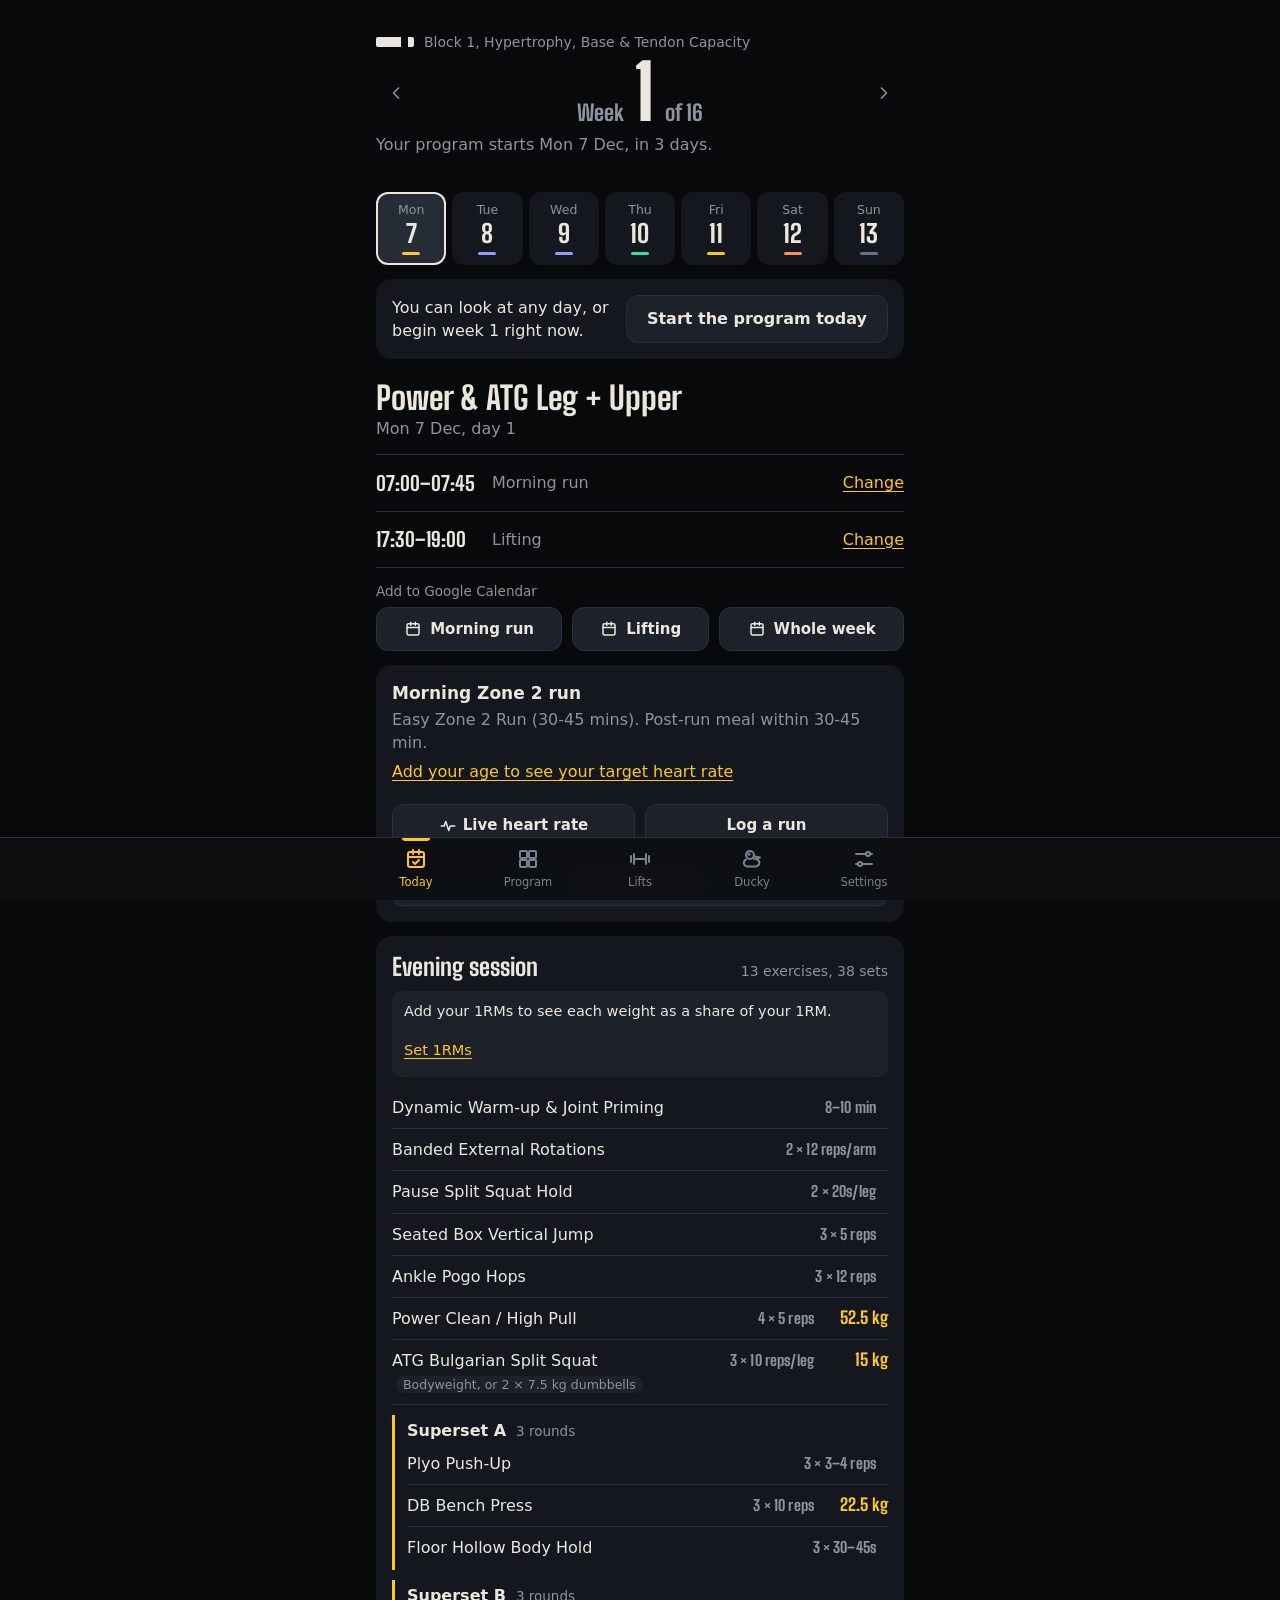
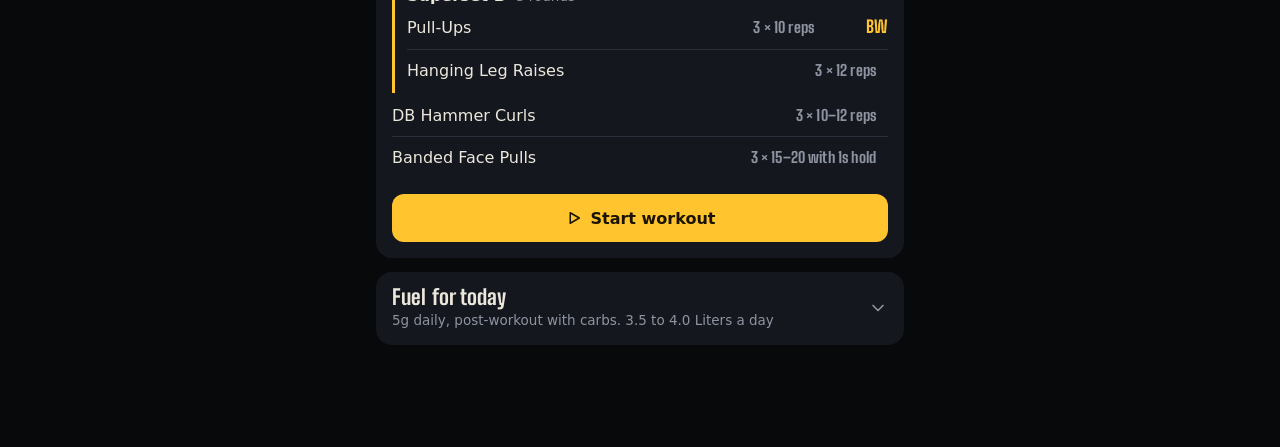
<file: index.html>
<!doctype html>
<html lang="en">
<head>
<meta charset="utf-8">
<meta http-equiv="Content-Security-Policy" content="default-src 'self'; script-src 'self' https://accounts.google.com/gsi/client; style-src 'self' 'unsafe-inline' https://accounts.google.com/gsi/style; frame-src https://accounts.google.com/gsi/; img-src 'self' data: blob: https:; font-src 'self'; connect-src 'self' https://generativelanguage.googleapis.com https://www.googleapis.com https://accounts.google.com/gsi/; manifest-src 'self'; worker-src 'self'; object-src 'none'; base-uri 'none'; form-action 'none'">
<meta name="viewport" content="width=device-width, initial-scale=1, viewport-fit=cover">
<title>Hybrid Athlete</title>
<meta name="description" content="16-week hybrid athlete training log with a rest timer, auto-progressing weights, Zone 2 heart-rate coaching, two-way Google Calendar sync and Ducky, an on-demand AI coach.">
<meta name="theme-color" content="#0d0f12">
<meta name="color-scheme" content="dark">
<link rel="manifest" href="manifest.webmanifest">
<link rel="icon" type="image/png" href="icon-192.png">
<link rel="apple-touch-icon" href="apple-touch-icon.png">
<meta name="apple-mobile-web-app-capable" content="yes">
<meta name="mobile-web-app-capable" content="yes">
<meta name="apple-mobile-web-app-title" content="Hybrid Athlete">
<meta name="apple-mobile-web-app-status-bar-style" content="black-translucent">
<link rel="stylesheet" href="fonts.css">
<link rel="stylesheet" href="styles.css">
</head>
<body>
<div id="app"><main id="view" tabindex="-1"><p style="padding:32px 20px;color:#a9a396;font:16px system-ui,sans-serif">Loading Hybrid Athlete…</p></main></div>
<div id="pill-root"></div>
<nav id="nav" aria-label="Main"></nav>
<div id="workout" class="overlay hidden" role="dialog" aria-modal="true" aria-label="Workout"></div>
<div id="runlive" class="overlay hidden" role="dialog" aria-modal="true" aria-label="Live heart rate"></div>
<div id="sheet-root"></div>
<div id="toast" role="status" aria-live="polite"></div>
<noscript><p style="padding:24px;font-family:sans-serif;color:#ece7dc">Hybrid Athlete needs JavaScript to run.</p></noscript>

<script src="guard.js"></script>
<script src="spec.js"></script>
<script src="engine.js"></script>
<script src="program.js"></script>
<script src="session.js"></script>
<script src="store.js"></script>
<script src="zone2.js"></script>
<script src="sched.js"></script>
<script src="actions.js"></script>
<script src="timer.js"></script>
<script src="hr.js"></script>
<script src="gcal.js"></script>
<script src="ai.js"></script>
<script src="thumbs.js"></script>
<script src="views.js"></script>
<script src="app.js"></script>
</body>
</html>
</file>
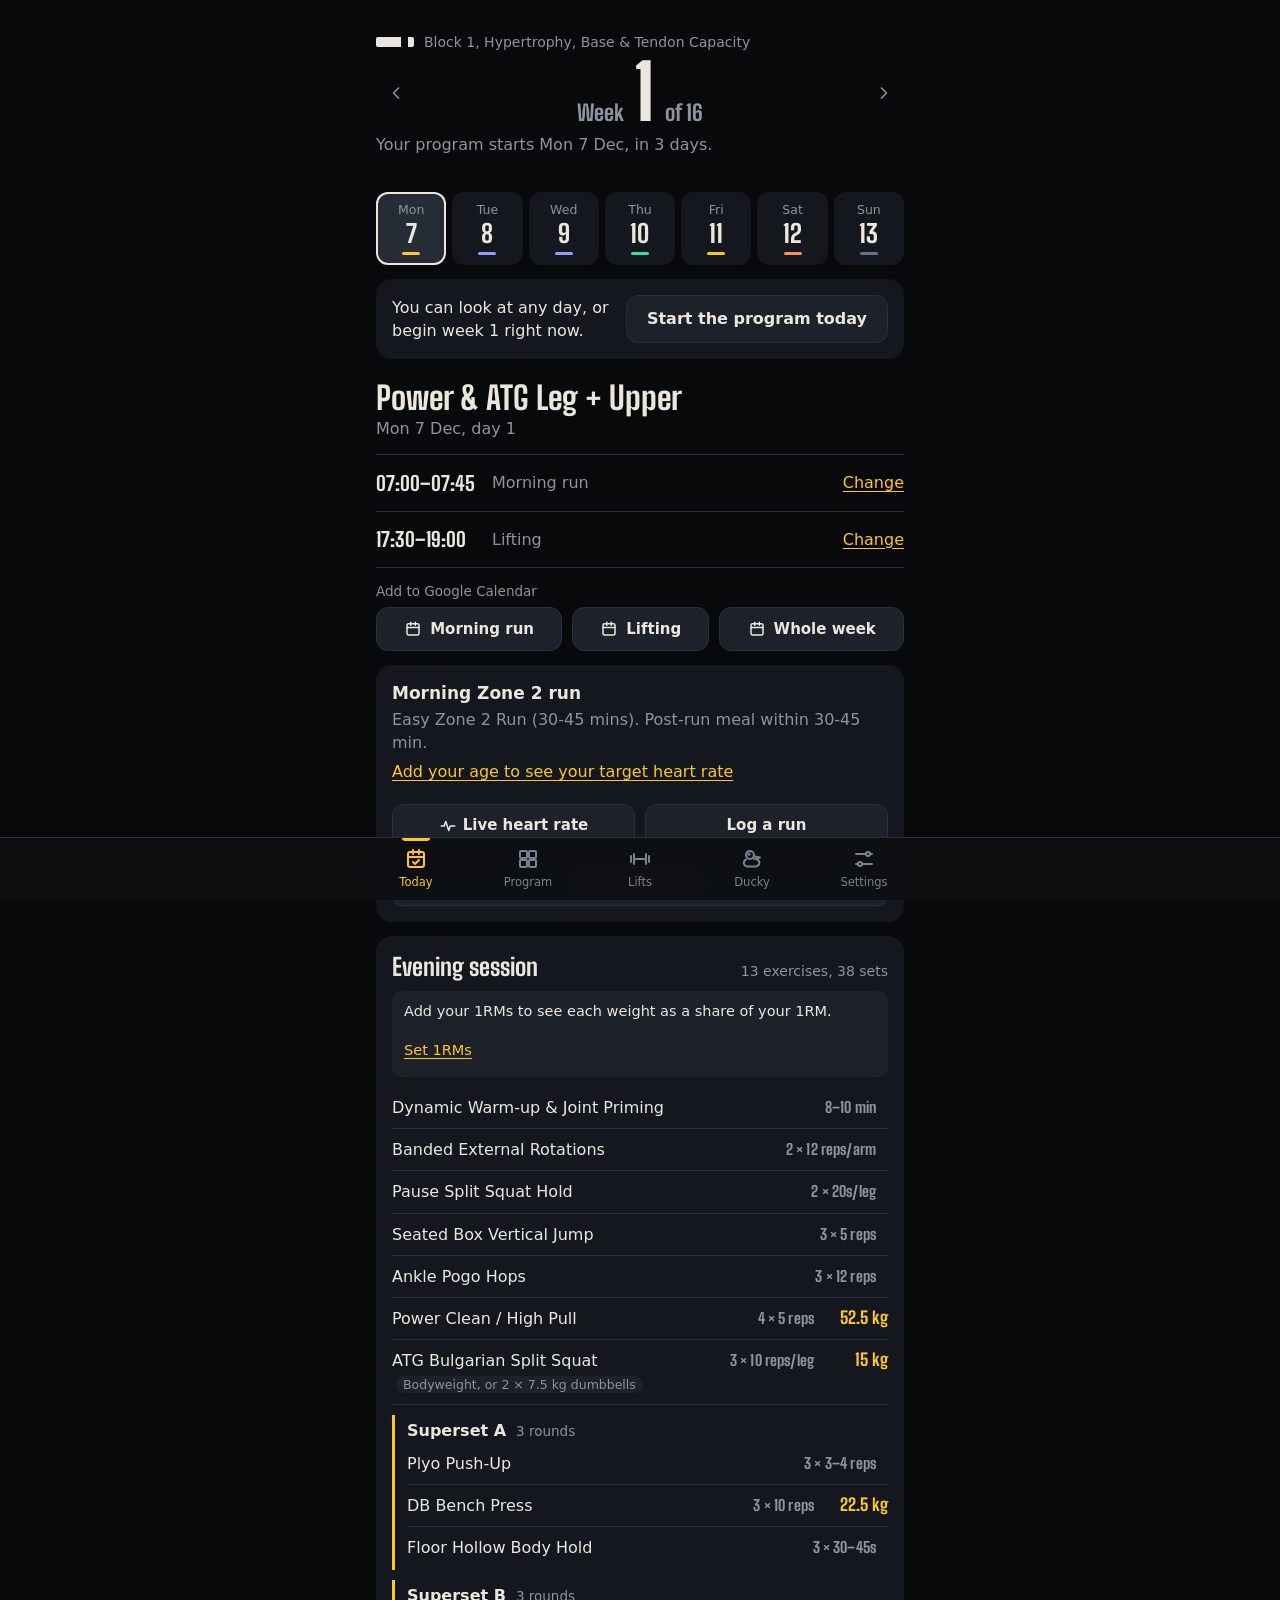
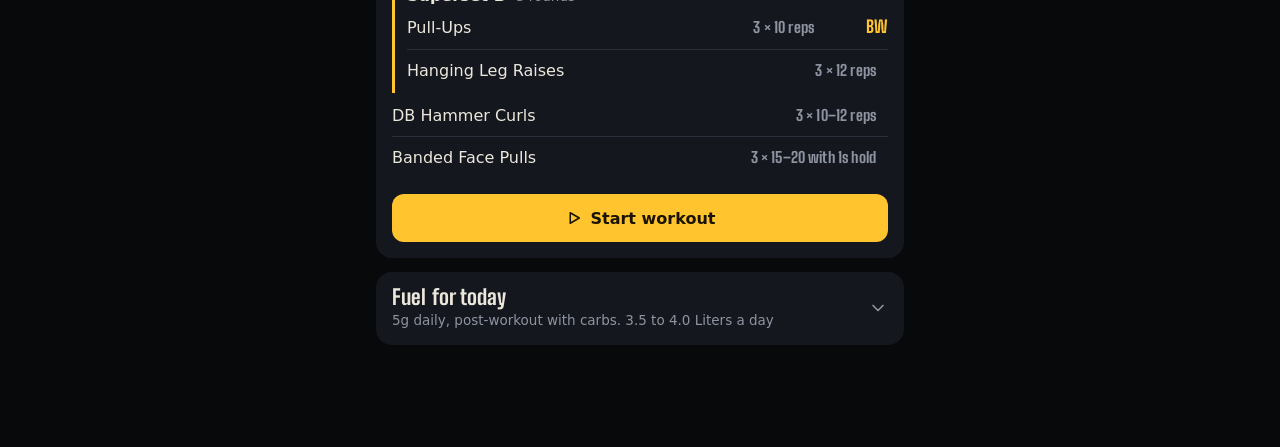
<file: index-single.html>
<!doctype html>
<!-- Hybrid Athlete Tracker & Ducky Coach: single-file build.
     Generated by build-single.js from the loose source files. Edit the source files and rebuild;
     changes made here are lost on the next build. Inside: two style blocks (fonts, then styles), then one
     script block per module in load order: guard (explains a failed start), spec (the 16-week program data),
     engine, program, session, store, zone2 (Zone 2 and pace maths), sched (session times), actions, timer, hr (Bluetooth
     heart rate), gcal (switched off in this edition: no Google sign-in, no sync), ai, thumbs, views, app.
     Search for "---- " plus a file name to jump between modules.
     This is the safe edition: it contacts only Google Gemini (when you ask Ducky), and only with your own key.
     The web app manifest is a data: URL in the head. At the end of the body, a text block holds the source of
     the service worker (a browser only accepts one as a separate file: Settings can save it as sw.js). -->
<html lang="en">
<head>
<meta charset="utf-8">
<meta http-equiv="Content-Security-Policy" content="default-src 'self'; script-src 'self' 'unsafe-inline'; style-src 'self' 'unsafe-inline'; img-src 'self' data: blob: https:; font-src data:; connect-src 'self' https://generativelanguage.googleapis.com; manifest-src data:; worker-src 'self'; object-src 'none'; base-uri 'none'; form-action 'none'">
<meta name="viewport" content="width=device-width, initial-scale=1, viewport-fit=cover">
<title>Hybrid Athlete</title>
<meta name="description" content="16-week hybrid athlete training log with a rest timer, auto-progressing weights, Zone 2 heart-rate coaching, two-way Google Calendar sync and Ducky, an on-demand AI coach.">
<meta name="theme-color" content="#0d0f12">
<meta name="color-scheme" content="dark">
<link rel="manifest" href="data:application/manifest+json,%7B%22name%22%3A%22Hybrid%20Athlete%20Tracker%22%2C%22short_name%22%3A%22Hybrid%20Athlete%22%2C%22lang%22%3A%22en%22%2C%22description%22%3A%2216-week%20hybrid%20athlete%20training%20log%20with%20a%20rest%20timer%2C%20auto-progressing%20weights%2C%20Zone%202%20heart-rate%20coaching%2C%20two-way%20Google%20Calendar%20sync%20and%20Ducky%2C%20an%20on-demand%20AI%20coach.%22%2C%22display%22%3A%22standalone%22%2C%22orientation%22%3A%22portrait%22%2C%22background_color%22%3A%22%230d0f12%22%2C%22theme_color%22%3A%22%230d0f12%22%2C%22categories%22%3A%5B%22health%22%2C%22fitness%22%2C%22sports%22%5D%2C%22icons%22%3A%5B%7B%22src%22%3A%22data%3Aimage%2Fpng%3Bbase64%2CiVBORw0KGgoAAAANSUhEUgAAAMAAAADACAMAAABlApw1AAAAwFBMVEUuMmDoqSFsVh5HMCZRUVEua84MEBMMEBJ9S82UV%2BrPybzd2c%2BfXzgXIDFAg%2F%2B%2FckCegST%2FskIMDhH%2BxC4AAAAQERLioxj9jkzenRTwtyiVWOn%2B0TA5eO%2BkZzrm49z%2Blk8sJhWXeSIXGSsMDhGRZy1TRRoMDhEMDhHUpylJMiMODhEMDhFrVxz39e6riCTr6OImKClGOhZlZWRDLGeRWDMfOWo9gP5uRCq4kybFnCg6MhcQExMiHBN4YR4NDxENEBJ1yCQBAAAAQHRSTlP%2F%2F%2F%2F%2F%2F%2F9Pjf%2F%2F%2F%2F%2F%2F%2F%2F%2F%2F%2F%2F%2F%2B%2FwD%2B%2F%2F%2F%2F%2F%2F%2F%2F%2F%2F%2F%2F%2F%2F%2F%2F%2F6r%2F%2F1KT%2F%2F8j0v%2F%2F%2F%2F%2F%2F%2F%2F%2F%2F%2F%2F%2F%2F%2F%2F%2F%2F%2FxH%2F%2F3J%2Bp8juTgAAB7VJREFUeNrtnWt32jgQhgfSJttN9yYjiNZNsWsMDnZp6Xa3mEDz%2F%2F%2FV%2BkIIvsuWZGtOOx96CuQc3ofR6DZjCSZNtr5%2Bcnyf9G6%2B7zxdrxvlQe2nj8uVT2hkZABLvtdfLR%2B7AjwuHTKQ9gwFceoYKgHWKzK0%2BBcIslq3BIjlE42sGqEc4EYv%2BSnCDTfAUj%2F5KcKSD8DRUn6C4HAAaPrzVzohD%2FCdaqw%2F7pC%2B1wOstJafIKzqABzt9RcCAbDpzxMAOv05AsDU%2FsviAC76H4LGLvqiM8ASkf6IYFkAIMgsD%2BBQXPrPgQwYG9BlIwKcDeilEQGyHrTQlyYAa4LS1mcAh2LUn8Yx4HVA6gJAGgHnKIgAHglae0wAlhSr%2FngsAKwh%2FBzGgHMQexnMAHELStoQoO2DTv0QTHzMAP4E1gS1rWGJG2AJTxSzfvoEDm4AB3zcAD74uGPAh57TjtJTntBjtjGTP0UFkAqm1t513a1FT5lHPACxVivYeMxIjIW2S6UhQB%2FyaRAapvFipsHsfQqmP0CkMvAu1T8zbCwpCKA8yW6FRfkpwkIGAajWHxiVZoaWOAEobj62adQY2woTwJD6IxMmUAvQqN8w9oIEoFL%2FsVm%2FwagYASjUvzV4bKcpQPTDelwA5lGIQCHAwuQCMJhQZwrK9FuMT79h2noC8DpA0AWgLAJ4HRC5YKwjgFsrOfvS0y%2BI68cwNrYCLzeaZW1ogPo%2BlB2%2BfMn8gRmUzAIHBrBq2k9APn7MtrHw7ddL%2B9ZiqQADhMCWjB%2BiFfJFlLN5zv7g7phUAQQ1ITCO%2FuKQmWiwWc7m8wdOAhhgFPCS%2Bdvm8q15gWDG6QMYYiIdbq1tRn8RYDa%2F1xggajO51yUAswMXAQy3lKkHmHFGwRBBXOKQMoCrQQHcVg5gM%2B08YLUEKOmG6KAAnMuxk41KAL4O2QtF370xW8XwvGMnNNB0uikE5tzjmBYLGuOv%2FFRodn8Ydi7UbiRg429ZezgMPRttu6gnuq0H2rnAyq%2FHhl%2BRtYkCc6HnxhZ3RxQSfTd3ebaGmKXr5m4ciByj2Va%2F7fXLONw06Xf1SnDQbELesg47xQkaiQBn7VFC%2Fmhvdp7nscjq%2Bh%2BvvyRfU9d8%2BtxyF0lC3jR5xgCb9pZmpbUM6SeWa3uFXc%2Ba3me37S3RHfXoG7eSIVV%2F3DGj1SrSpkTKE%2FvAOy3w7FIGWlIKwemCP7cyqlagxcSGFRji%2F%2B1t1l59usfuBeJVK9wxsDNYUmVywRD%2F4%2B6MbvJTBrY4kF5G4ug7vGQ3Ksuw3xmCZrIxFXICtF%2BmvzDYhgQzRy7pI8WUWaHEDNuAmYYc2wgMaNA18y5LfNqO3M7NCNRtt7WyzsVPoHDHs5UTNh0JQFX2ujVB2G1mBPKXKF0Jdp18AG1rsHbqCGz1ANy7tuzSuAmCDgTQeqV%2BYI3ip9Pp3YVFLzkpOowHIHnHjaXapxlL3uBh2PQBUBfGbHoSf3eXc8E0YVCwRwESUy8sUTl9bjQnO7sg%2FpRJdwHI26xK5Jc3Fsamp0%2BZ7G2u1gBh9c8fCRxV%2FsYs9c%2FdVPI%2BEUjqg1ikrqmJpIxTuWNBW4B9tbbmFm6MGgl2qgHcqvbf2DhOjooI6jg91VMJt0oXl%2F6UYKofQOwAzhlDw5%2BGqpuQVTX8TjknPPXOMjeKu9HyuRx%2FC4pdUAtwVD4ObJQCtJ9LtAYYK21CHlW%2FHmAKg7hDxhKkPJYhqxvt8DgHyCmkkTOQdVmSgZwnSxJhzVMJVj%2BVCHvJkZXPqFk0ERWdzHVKGYOsYqaTOpHp9LaHXYnT3kpoVq3HBBY0XfYkuqVZo0Au3R16RkjWwOcl5YhzSRn0sLXY%2BIzhaVU8HZUt6mvld36qEjo%2FJCxzW0Ug5Q2dCzn2niltY0sg5Q0CBU2Lhq3F6Wg04thaND2RlDeIPGwrnuMTz%2FKBUD0QcUNR%2Bbbgo%2FUgWNIUVSF0T5dFaWJLNNMNwlVZxLJZt0R9KCFRL14vlBRLuJuWpR5RmcFiL6NUQkbBU1p2EBfbcFUJxUnm3XFP5BSryKnYej47JTl%2BpIYi%2FojtFu5B4ukqILngzNoG9i49RcW8sGRoCDcL9%2FloGKrj6TZnWTQ%2ByCY4Hu3UFkHgupZFFRzOI7%2Fssq7yWcHxSMoeQSk1JV%2FV5xFVPwGkTqdLWgh%2Fs5HYwH5QD9DPJUY%2FlFj5mwN7gJJXn27fZ%2B3206%2Fwrmiv4e%2Bi%2FXJ1v8jb%2FVfaK8DH95%2FydssN8Obqvmi9A%2BStnQd%2BAgjHgCDAIie%2F%2Fxgo2i38l7d3v7%2BGN8UQePPwtuiBRa8An78U7dVv%2FxYM4MM%2FRYPDQ9Gu%2BtzYovgHMm4TnXT8AFMJ9EfWoj80GP2xzegPzkZ%2FdDn6w%2BPRH9%2BP%2FwIF9FdYoL9EBP81Lugv0kF%2FlRH6y6TwX%2BeF%2FkI1%2FFfaob9UEP%2B1jvgv1kR%2FtSn%2By2XxX%2B%2BL%2FoJl%2FFdc479kHP817zgIsvpzAAji4LL9lwBEfZHWCPSi%2FykHmCyJxgSULCdNADoHQq75VwHo6oSSn78CYDK50Q%2BBkptSqeUAk%2FVKLwRKVutJG4AUgerS9VTKrwGI9ouWDqFDQ8QCnOVjtcoagIRh5RM6EEXyvf6qTn0jQNKWrp8cf4Bcpu87T9frRnn%2FA4mns25N0X9BAAAAAElFTkSuQmCC%22%2C%22sizes%22%3A%22192x192%22%2C%22type%22%3A%22image%2Fpng%22%2C%22purpose%22%3A%22any%22%7D%2C%7B%22src%22%3A%22data%3Aimage%2Fpng%3Bbase64%2CiVBORw0KGgoAAAANSUhEUgAAAgAAAAIACAMAAADDpiTIAAAAwFBMVEVzYB7dqSKKbSIiJUYiHRQMEBEMEBFNTU0NEBKxsKuegSOTV%2BP4nUJ0R7UvXrFkPinKyMS8c0DBbkIMDhH%2BxC4AAADgoBYQERH%2BjkyiZjqVWOk6efDo5d7enRTwuCj%2B0TD%2BlU%2FNpSksJhYMDhFVSBqTeCJnVhz49e%2BKVzQMDhEMDhGmhyQMDhIMDhEzZsjx7uc6Mxd%2BS8RIMiIPExNjY2LvriU9gP9CLGXDwbwfOGcNDRJwRivGdEHDnCe4lSdGOxbhVrsvAAAAQHRSTlP%2F%2F%2F%2F%2F%2FzCY%2F2f%2F%2F%2F%2F%2F%2F%2F%2F%2F%2F%2F%2F%2F%2Fv8A%2F%2F7%2F%2F%2F%2F%2F%2F%2F%2F%2F%2F%2F%2F%2F%2F87%2F%2F%2F%2F%2F%2F2aP%2F0iy%2F%2F%2F%2F%2F%2F8P%2F%2F%2F%2F%2F%2F%2F%2FNP%2F%2F%2F%2F%2F%2FLcVNFgAAFjFJREFUeNrtnQl74kYShgsGPI5nbwnL2V1LlkCa4UrIEGd3SYD%2F%2F6%2B2JcDGBoyO7lZ311fPk2vM4eh7u7qq%2BigaKLf%2BbDaZzIfDoQcraeJhzSeT2ayvXh1S%2BeGrWyG85wV7g7Bl7fWJCRBuVxYCsFyNb%2FbSQ86mKAgMbsarpT0ArMbz4jeHfBIx8Lz5eGUBAMuZGPnQXg0FwhPMliYDsBRDH%2BIrhmA%2BXpoJwPIW6uti4HZpHACrCdTXycBkZRQAYzHvQxetDHjDsSkA9DH423IDfQMAWN1g8LfnBm5WLQMwm2Pwt%2BsG5rMWAYD89iPQAIA%2BnL8pE0G%2FDQAmkN8cBCbaAbiF%2FGYhcKsVgNkQ8puGwHCmDYDlBLGfidHgZKkHAAx%2Fl5wAYfjzdgKE4c%2FbCVQE4BbD33QncKsSgDnkNx%2BBuTIAZsj97agJzNQAMIb8tiAwVgDA8gb620PAzVI6AIj%2B7coGJAOwwvRvWyCwkgkAwj9nQ0FC%2BMc7FCToz5sAgv68CSDoz5sAgv68CSDoz5sAgv68CSDoz5uADwGYQX8XCJjVBWCFh%2BeGrWoCgPqvK1XhWgAssf7nztrgsgYA2P7FYpsYIQHgnQoQEgDeqcAlAPDIXLNqACAA4BIGnAdgAv3dI2BSHgAEAHzCAEIFgHc1gDAB8J4ECBMA70mAMAHwngQIEwDvSeAEgD70d5mA%2FlUAMAHwOjNIWAPivSpEWAPwWK8JECJA3nEgYRegx3qHIGERkPeyICEF5J0KEhwAbxdAWATgvSRAcAC8XcARACvoz4WA1VkAUAPgWAt4BaCPB8PH%2BmcAwE2gnG4SPQMAHovHcUWAsAzIe1GQsA%2BA974AQg7IOxMk5IC8M8E9AEs8Em62fAPALRwANxdw%[base64]%2F4AKAOC6%2Brt%2FJFmW3cXrncWp%2BK9ecPwKAOCk%2BvnfkwWl6zCMosh%2FNfEfYbhJs0XgDAMA4NzYX2TTUMjtnzfx5500S15YAQBuDf5FN76o%2FTEFGycYAABv5Q%2BojPp7BsINWY8AADiWf5HGZdXfW9xN7EYAABzJf%2BdXlL9wA2mOAACwXH8R9k9ryG8%2FAgBgN%2FyD1K9vUUjWzgMAoBi8WcdvZvHIUicAAIRuycZvbmlgJQEE9%2B%2BNfCnWWdg4DRDcf%2BrLMrJwGiC4%2F0gaAP7UvmmAmOu%2FCCXq70dxzzYCiLf%2B5Mu2kWUEEGv9u5HPnQCC%2FrwJIOjPmwCC%2FrwJIOjPmwCC%2FrwJIK75v6%2FUQmsqQsS0%2FheqBcCPbSGAKQDrSDEAUQoADNb%2FTrX%2BwjI7CCCO%2Bo98DRYurCCAOAYAvhaL4QEMBWCjBwA7wgDip3%2Fm67KtBQQQO%2F2DUBsAGwBgIACpr88syAQIJUCF1jG%2FHMQOgKlOACICAJwdgA0ugOAAeLsAggPg7QKYAZBGmgGIMgBgUg0g1u0BjK8F8AKAIu0AmL45iNcUoN8B%2BNEUAPANAS3YHUbYCMp7DiDMAI0cfImX3AEAQxzAVqpn32Tb7ajbsb0UwAmATOIMcJfsPzW7vrq8AADOlYF3Fd7i3vgkLvdiAODQWQDyet7nH37dEdCLbT4jQEgCq1s31%2F%2Fr16%2BfdwRsSySCJQ0A2HAbSNgTnSR%2BFgB8%2FZ4r27t6zGBbtVkBADD5NEhR20u%2BvgBwvcLc%2BccfZezb798D7QgQFoLq7PQLiingh71r712JLsKnsvbHN93XDhN2A1e2RdFX5PMPnw9Tu7e%2BAsBDWXt6ehD3z%2Bt0AoQkoM52%2F1289hK6xbIAKBj4XacTIJSBagJwbNdml6eHpyoE%2FKgxbwQA1YPA7jsArteYKwEgEPhDHwEAoM6pz3cAXF1lrAiATgIIheBaC7zHdrUU6P%2BpIgAPTz8CANkASFwLDnteJQcgosCKADyISDAAAHJvhZF79L%2F3qv%2F11z9XB%2BBB07XT8AD1CNge2kv3SuhfA4CHp28AwGAAxILQqCc%2BVXQZjRQBIFwAADAYgMgXTcXLdhmtAYCuKAAA6LBaAPwIAHgD8JDoIABZgKkAPDwBAGc8QFgLgG8AwNa7gRpXAgGA2ZvCq9oTAAAAAIA1AA8AwPkWAZJ2BL0C8FcAIBOAXmhXEoA0UPam0I1lZYA%2FBQDAui4R1mWBnADILEsCvgMABy6IqZ0E5NsCPQDgRBpQKwnQ5ABwP4ChIcDTHx42hbpSCnqqsx8owaZQW5tFnR4NfTB1OxC3a%2BLWtlQBdO0I5QYARVbMAE8a9ecFQGJFDvD08B2ngx2aAyrOAE9Pf0883A%2FgUDGw0sHwp6fud71XhDBrGRO3kAOUt4fdDTG4IsahjiF%2B96%2B%2Fl7XvveLaEQ%2BXRDlUDo4r%2FoYB7gl0ywVkpe%2BIbOeeSHYAaHYBMVrH8nYBGTqHsi4GxegebmDfGB%2FdYhgDICxGwzDOAATeSFsNKAEArHcGZRbozxKAQEsqGG1s0J9jDKBpf3DcAwCsM4GRFfqzBCAPA1SXgyKyQ3%2BuACSqc8FpYIf%2BPAFQXxCMPQ8AMN4cFC5s0Z8rAGoJsEh%2FtgCoJMAm%2FfkCoI4Aq%2FRnDIAqAuzSn9XBkNMdWBl7%2FTkA8NGGu1FHdv5nmf4uA7CX%2FUWPoNcLkqywNF7HhW1i2TsALNPfVQCOR3yyXWzTu3Qa5hYVpir%2Bp8A2%2Fd0D4NXbB%2Fl4F2M9X%2FxVqfqLdUZeYJv%2BbgHwOu7FmE%2FjfLxr3AC46Vk3%2FF0C4CB%2BsBWjPs7HvNYDAFGYeTbq7wYAh4GfjMRM77dyC8Q0sdD9awNA6aPZq98bdcVsH7VzD1Q8snP46wEgF0jVubfd5wbbdNPSyC%2FkzwJLh78mD0BZ4KlgYPeBSbaJ%2FRZ7AeTy2zr8tQBQ3NM9HclmYDf0F91p2KL4Qn7y1Pk3V6YAsQ878kOZDBSfkvdt9VtVv6j9byhp5WC%2FRVPA4VC2LAaK9yepAervm8huKLCWAdJ7LF8CA8Xgz1r2%2FCdVgOL%2FK0AhqMRZjEYMFG9apB2T1N8zEHcTG6MBauOWzroM7Ab%2F2jdP%2Fp0b2IzsmwlI32mcN7LVYCB%2FadKNzVT%2FsB5Ats0E5LVEQFUGCvnT0Gj5CzdAiVUIaATgzC2NpRnIXzDa%2BFZYOF1YhAB5rRJQjgGb5N8tDdmDAHltE3CVAevktwoBMuNE3gcMFHO%2Fb5tFPtmxREDG3M9zngE7Qr%2BzCHTIhkVCMumGphMG8k29ZKX8u9qQBdsEyLA7ut4wIP5arG2Vf7dNPDEdATLvrtYjBgLy7TZRFjB8pzgZeT3LnoFRJ%2FJtt2htthNoAYBy9%2FSF0yz13TAymQBq456%2BTslMyhGLpgafGKBW7ukLfV4WmntmiHg18m7NCXRNnQbI4bs6zVooNjQbIFZdXFutCpl5dzh5IMDn3D6CWHTuMIeAAAAcFYS4hYImVgRaBKCFPq7tVwSMI4A8EKCxHmAeAeR%2B6w74AFMviNDYv8koAgAAawIMywbJAwGsCSBu7bxNsK1BBJD77XvMs9igdYH2AWBIQGRQRxlq%2F9J2b6OJgOKu2PD%2B2HZ%2FpB%2BBLgDQuTtAqP6cy%2F143vIfPd9r5SAyJhAkz20CihG%2Fk%2Fnx%2FpI93h9A0EZBx5QwgBzu5foi%2Fn050wpBCgDUVgOE%2BhW0f0eBDgYM2R%2Fi5hQQFkLe17XivaoZWMMDKCoGFWP%2FvqGp9wOGdBd2LguQof6BAbVuIMYUIN8ByJP%2FwECocn9QAACkOoBr8nceHzvnywCtIBBjCjh7e5gK%2BY%2Bkfj6ykx%2FqRcCEapABU0CsVv69updLvvv68GUKlCEwBQDSagDn5T9UdsJyKwX3l7JH8Yeu1gLaB%2BBOzvC%2FkMyHtYqH56rFKpxAxh6A0mfFKw7%2FWuofQXDKgBICNgBAwjLA6fBvnsGfYaCjYBoI218Sah2ArnT9JcVsp1GlAgJGAGAqWX%2BJFdzcDaidBqIucwCanw0JlUr03gs8PkomYM0egIZlwPCdPs%2FSZ%2Bn3CISOFQPbBiCLGjpp5ana2zlGdhywaNsFWA3AG23UVWyfHzvKCEi4A5A2y%2F916P8etGenSkFtAxA3GplKU7SLBEgkLbrjDsBaTgD4qHoD1xEBMlmLUgAgRRP1mziPv%2B0ZABgAQPioyf%2BfEtAJAUD7ALwKokX%2F4zhA3hcCgLUEB9DRc5znOOYAAAYB8KjrONe9%2FK8EALUvDH1Ro3Pv67rjS8EcMEIl0BoHcASdPABQCvYtAkDBl7IHoBdaMwOoAADLwXW3BCrwxm186wY7gmreENQ2AM%2BuHBBtHYDMZwyAARfG2borWLoUrXwrdgXXPhnWkgfoyP3WKU4G1T0cHjqRBeBkkHgAW751gBBnA3MCNs22g2qcAyTPO1GK08H1q8H3%2Bl2A9LWALQCoXwsKH7W7ANnMbXBFTIMVwVDrhjBnHYARANRzAa%2FjsXMf6t0P4pADMOOewMYuQO%2BewI5DDsAMAOoVg%2B61EiB9D%2FIUV8U2rQXoJED6d4U9ANB0TTDUdDLs3ckgOXtQCbeFN78mQNvZwEfph5DWnoeGEW8ui4uaEqBsGlByPjxBxxAp94W%2B00aFE3hWof8IPYPkZALh8dF9FVd6vruCSNIiwBRt46QR8E4guQicXBAj5dONaiBtCgD174x9f5OXPAROLoqT5P%2FDBJ1DFRIgqdHDmasiXdTfIADqHxMKT5Rq2u8lfD5z%2B6ysM6gLdA%2BXvUf8zF3RDRjY9RtTdVdwREbpbxgAEgl4uTA6rKT98%2Fkb46XdF2%2Ba%2FkYB0KSTdHi%2BMWj5VpAftQuQV2EwTn%2BzAGjUS%2Fxiw5h9J5Dn%2B%2BfTTtH7dtLPH7YYlXcBqXn6GwZA%2FngyNS2jzreIKtE5SmLzuHBrnP6mAeAFTXrIlGoaV75jmGT5Dcv%2FDAWgYRehHIGOzLaBEguLHRP1NxCA%2FArxOGq3cexLTVGe%2FNE0MFF%2FEwHI1wWmkot47feNTT0j9TcSgPxJUdSwf3SDuUBF8%2FBRHt0AgAqh4DZu3EM8bxX7WEd86YvK68TM4W8sALtpIJLQSL4I%2BjtltW%2FQbO7j7N9Y%2FY0FoKgISGn%2BFT5faw%2F88sPnUMWWonhrsP7mApBPA8lGVgZe1HnvH8%2FbfdUlg2rRX2Dq9G84AMWw2caRRC2Kwu9x9%2FAwDBVKn3t%2FMfsbPPwNByAfOUHq22zkGT38TQegGDzJJrJV%2FmnP8OFvPgDF%2BBnFVsq%2F2Zovv%2FkA7J5hFtrmBaIi9jdffwsA2M0DqVUIRB0KrJDfDgBsQ6CQ37NCflsAKEZTktoRC8SF%2FJbobwsAuycaGB8ORkXoZ4%2F8FgFwQODON3cmiMK0CP3skd8qAPYZwSKNDUUg7iZWDX4LAdi7gWxjoBu4GwX2yW8fAPtnvOjGZs38WeLZKL%2BNAOwnWRENdIzwA5Efp1tL1bcUgMPTFgyELTNQqB%2FYFvg5AMArAxS3xUAkPD%2BNAnsHv%2BUAvAy7RXcatjD0O1NKPMvVtxyAVwaSURrrmw0iP1wfhr7d6tsPwFsI1uohEOJv0m3iuaG%2BGwDstCgGZJJlm04xOyuZ8v14mhUj%2F%2FCFAMA8R%2BAFiyxNQ7m%2BQIz7OE1HC8fEdwuAN9rkvuAujv2G3qB48zpOxbgPPPfEdw%2BAg0Z7kYLFIrsT4WHuDyqBkL9avGuTj%2FrF6ecCADsoCF7%2BvZcJ26zX6%2FhV4fd2WNERL5qKV49e5Q4c1d5lAC4pJ3xCbsIvnNho96OP3w8A7OWgpJhBpVcDAHtZuGAeMyMPxtoAAACAAQAYAIABABgAgAEAGACAAQAYAIABABgAgAEAGACAAQAYAPA0nfirc28EzI22cT%2F87b%2FV7W897y8%2F1bGe9%2Bcvv1S3Lz3v9291rIeuYVcB%2BPpzdfv62fvpt39Vt98%2Beb98%2BWcN%2B%2BR9%2B7GOJQDgKgA%2F%2F7u6%2FSwA%2BFcd%2B%2BT9%2BZ8AwDAPoBeAXwAAAAAAAAAAAAAAAAAAAAAAAAAAAAAAAAAAAAAAAAAAAAAAAABgxWLQX7QvBnUry98FANcB%2BO%2FXOlYsB%2F9W1fLl4C91loO%2FCAC68ABKAPj8ax3reZ8%2B%2Fa%2B6fRLv%2B08d63m973UswI4ghc2EYG7sCaxlNd%[base64]%2BdcAdAAgC%2BIYABQAIAviGAAUAgyEeBkcbDg4AoBLAtQqwB2AGADgCMHsBAIkg1yRwDwASQa5J4AEAJIJMk8ADAFgS9jguBR8BgDmA6QxwAOAWAHAD4PYNAMgDeOYALwCgFsSyCnQEANYDGK4DHAOAnYHsdgO%[base64]%2BI%2FBEA2CHoubgLsDwASAXcTgCuA4BUwOkEoAQAIMB1%2Fa8BAAIc1%2F8qACDAbf2vAwACnNa%2FBAAgwGX9ywAAAhzWvxQAIMBd%2FcsBMJihKmxf%2FXc2kAeAqAqDAMv0Xw1kAoAzg7afAWwMwBI3idp0E%2BhSOgAIBV0L%2FyoDgFDQrfCvOgDYJmb59q%2FmAIjmUkDAbPkPzaAUATCYIRswO%2FqfDdQCMFhO4ATMHf6T5UA1AHACDg3%2FegDACTgz%2FGsCACfgyvCvDYBIB1ATMCv3v60pZF0AxB0CQMAc%2BSe1ZawPwKB%2FAwTMkP%2BmP2gDABEKzBENth%2F7zWdNNGwEABCwXf7GAIitIpgI2nT%2Bq6b6NQZAxAIiHAQDLQx%2Bb9Jvrp4EAPKtAkO4Ad2DfziWIp0cAMRMADegd%2FCvJAknCwBRIL6dgwE96s9vl9JkkwdAzsAYDKhXf7yUqZlUAHIGZjdDQKBK%2FOHNbClZMNkAFPGAcATi1wUFErUXD3M%2BXikQSwUAuSNYjYUnyH9xYNBUevEEhzfj1VKNUooA2LuC28l8jwFQqCr7Xvr55HalUiOlAOwLRbPZRIAwHELYsiYe1nwymc366tX5PwHSkbAUtLFRAAAAAElFTkSuQmCC%22%2C%22sizes%22%3A%22512x512%22%2C%22type%22%3A%22image%2Fpng%22%2C%22purpose%22%3A%22any%22%7D%2C%7B%22src%22%3A%22data%3Aimage%2Fpng%3Bbase64%2CiVBORw0KGgoAAAANSUhEUgAAAgAAAAIACAMAAADDpiTIAAAAwFBMVEXfnxUuWrBoSCmYcx1ELhubW%2FCbgCSqqKX1mkPc2tU0NTYqK1Y4cdlYVU1Ahf%2B4c0AiQHJLMHB6S8AMDhH%2BxC7goRYQERL%2BjkyVWOmjZjo6efDo5d7enhTxuCf%2B0TD%2Bk00rJxbSqClqWR349u9URxpONSO4lSaRdiKoiSQhGxZqa2qRXDUgPW49gf1HLmyGUNDPzcju6%2BM0bNQ6MxdGOxeNaSnMdkIPFCzzrSx9ZyDFnCh3Yx%2FcsitaWFNyRrN7e3hsVg3FAAAAQHRSTlP%2F%2F%2F%2F%2F%2F%2F%2F%2F%2F%2F%2F%2F%2F%2F%2F%2F%2F%2F%2F%2F%2F%2F%2F%2F%2Fv%2F%2F%2F%2F%2F%2F%2F%2F%2F%2F%2F%2F%2F%2F%2F%2F%2F%2F%2F%2F%2F%2F%2F%2F%2F%2F%2F%2F%2F%2F%2F%2F%2F%2F%2F%2F%2F%2F%2F%2F%2F%2F%2F%2F%2F%2F%2F%2F%2F%2F%2F%2F%2F%2F%2F%2F%2F%2FTO92hQAADo1JREFUeNrtnela40YaRiuQXrLPjGQRJi4hGbUsd08myVjuxkAm939XkbyADcaUpZJUyzk%[base64]%2FNynIyXZOV5eaLLjqAAHvp139NskWRyjAM4zXVn2Ra3GWRkw4gwH7880UuwzrzJ1RfksVd8mAJArgYf7JID4W%2FY0E%2BSRxTAAEe4s%2BKo%2BlvHJDTuVMKIMA2%2Flwh%2FnUzUNQKIIBD%2BQdBmYenUCTOKIAA1eOfTMPTiOUycsQAweMfZDIOTyVO526MBIT3%2BUfT0%2BNfMXGiGxC%2B55%2BkDfMP48KFbkB4nn8WNidOE%2FsNEH4P%2F5ZhOzLrDfBagGARh74bIMjfbwME%2BfttgCB%2Fvw0Q%2Fo7%2FNeUfhlbPBYSv%2Bc9DbaQ2rwcIX9f%2FUn0CxAUCWCdAEYcaDZjYa4DwM%2F%2BJzvwrSmsNEH5uAEi9%2BdfDAASwSIBcc%2F5hvLC1CRDsAGlB2joXFMwA%2FJ4JCEaAmpjbaYCPXUDaRf5hgQBeNwC2NgEeCnDbTf7xFAGsyL8MO8LOiYBgEVhbE3CHADbMAWVXLUB4iwCuLwKtqwU4dTDAOwGKNiv%2B5%2BfnqWN9gKAHUI5%2FXSMke1mBHAEcngPklT1J%2FS5BlLs0DxCcBFXe8J29%2B%2BPjqlxY2vB8qIkVhgRDANWzv8G76%2Bvrs7oNeKkZiZevtgDGKSDYB1BsAKKVAD8cbQJuPh%2Fl09nMOAWEZ0eBms7%2Fzusf%2Fv36r3XFyPMXOhJ59QoXl6bVFhGMAVUF2AwCjwkQXl0cp3Lg0qxD5J4JcBe3EKBW4FUBXlPg4ur91yYZ4JkAy%2BaTgF1eHEkoCFB9xweDDPBMgGnc4uD3Q%2BnwlzuS9woCVN9i0HqBZwI0PwyU7gjw8m%[base64]%2FaDtc4CzdkQFrwZNsAY0JwGgDeDhhgCmLMQ7OG7gbkJOwEfOBHkXIEY9R7gyqDjIB4KkHTZA9iXv4cVQvJBe4Crq88J7wUM2wd0uRHwKp%2FPIt4McrJMoEoPcPnpQ2TadaMelonrai1oEs2OE23uKkYAx2rFb18cULipkvoA7h4KyILoNQIqhLjbBKRUC7eoCeimAUAAa0i5LsDvK2My6gR7fmuY5qmgxffGCe6N9PvmSMHNsX7fHevt3cE6t4XnXB1r5TBA03JAnHF7uJXDgDz2%2BaoY3wWoQ9NiQJ0%2FAvhrgO35%2B7kQtN2bad8LWJ%2B%2FRwIc3JMrfM%2FfBwGexh4lSTJLJjXZpN2C0CQILM%2FfcQF2k0%2BS8m6yzPMilRXhqvFv1QPE96X1z7%2FDAjxmH82z5fQ2VSnydVL%2BeWT94%2B%2BqANvwo%2Bqhf5vKOnn9BwDuAhfyN0WASH%2F42aRYZd%2FNCdB87kDzb1QLoOXj3IQ%2Fyxa5DLt7Byy%2Bn7jx%2BJsjQKLhzOz656P5Xafh1%2FHfRY48%2FqYIUJ3TLCYtHVj95CybpmHHhcDSSeBO%2FKa0AFFwFsu8uQPrZz8rZNfp1wJM1zeI0gXo359v6ED97av0%2ByEO79%2FOnVFAGPTSZj1mP9mB1Tcm0zTskzhM7xIz3%2FSxdxYQFPHmwz3BgdXDf5b30PI%2Fd6DIXGgGDBLgcWdG1YH6XyfLtP%2F0H%2F4vo4DdQI0GpPuf7isO1P9mPpUDxb%2F%2Bv9z0BAjQxUt7x8cDq%2FiLcMj416JO7VZAmPXa5pNKri87sI7fBDYKIEBHd%2Fse7AuqP86mgz%2F9j5pO7F0aFBZU8HnaDtR%2FW0pT4n%2FcHIgQoLMaTrsOVJ9zloamUW0PWtkPCGve29w6UC%2F7hCaytPKAiLDpYqf1eGBiVOu%2FOyfMLGwEhGXH9WOZhuYytc8AYWINH5MzfmWr0Lr3REWAAdqLhSGAwRWdO2dhVzcg%2FLzerdMJoVWzARFggO7ZgFUGCFNf3V3GIUNBj18MqRaELO4FpD0GGCvAwwkhDPDz1bCou8L%2BvRhgS%2BVIEWCA13MBYXINl5kMLZ4L2LEeIIyu4lNa3ATECwQwdTlAPtCpAVbUDxQeFfSsAh%2BtGD%2Bw%2FuebjkywYSAo%2FLjcYRW92I99z4Xqj%2FotyBHAhIse6%2FDrjMXoGGsL9EpgQxV54XhZ7036IyXEWgKvVgOMF%2BC2XfrK4e%2B0BPocsKCOsHD3cpfVsz9qQvVj0pdxoHC1AZBH0n%2BcBYiOFTC%2FCXB0HeBg%2FM%2BmAPXXNl8%2BMB7Qo4DpTYDhAjTbEXwe%2Fzbjeu1nb6S%2FXg966Py1twLxHQL0fsenHI0PjOvkawPGm2cS6FAgpQvQ%2Fp7YK4yehqg8u68leLJO1N6A0uwmwGwBipaPf4MpnXzSf4xvWvYBSwTo80CA3EmvaQsuR3sSjZxeDxZurQLKsZ4OfLcdadkNSLNPhginJoGPsbWexUkx1tQGzBGgrxt%2B5Vjj4G2nEWhlgOE7Qi4JIHU9s88UaPP7EKC5AWnDDmCsaSVfavmNBQL0I8A2rbHGDd3HbsDVaYA7Ajx2ADoPdTxahQCGC%2FAQld6TXe1%2FLQL0IoAc6xz%2F6fy9CNCLADfroITm%2FDX8YgaBvUwDN031WPvRXtlyIsA0sBcBHoaA%2Bk%2F4b9W6QQCDd4M3Aoy19wDtfzVLwX1sBsmxls3bI31AUwHkDAF62A6WXQ0BWgvAdnAvB0KMFcD0l4RdORJm7hiAI2G9FIw0VgAOhfbTB8jRqKs%2BoNUKg%2BlHAt15MWTUVRMg220G8GJIO257yqkjs%2BKCV8N6agLkqOPNIMnLoYOQnrhpo9mAbf7C0QbA%2FPoAZZ9nN15sVxo2ABSI6PP9UDnW3gvIdlIZ%2F2aoFQKoV4vcOcQrtbb%2FTX9hSpm4QaaCmgzYfTFAOrgPaIkAJx0LGGl8M%2BRm3DJ%2FG2qE2SFAlDd5aNspsP9yYNjsDjlKxfY%2BDNjLrbEC%2B6%2BIN3z%2BU4pFD1Ip5El5gAaVH%2Feri40b9v8p5eIHek%2F4Zrf018nVP5%2FWlmvcinBhxHDHA5%2FXiFGT4HlV0XHjJYWSK2MGLBf0tEjYuiDgkerw8lCJqDZTiZJLowY14ECZwPFOpbh9Ri%2BUCmwe%2F33JtXFD14w7XChUjA9zqFZo4%2FjjlIsjOzLgXlet2E6LBd9ydWx3K0JxD9Wix63ir6oDc3l0ZwacfKHsKbcF6KkWP7Erf6sEqD%2FZM9nwvhDl8FvtIaRlfecpAnR4oewsjxtfGnOkOvwq%2FLaXR8VvI7sef%2BsEWDUCdy2uDHt5EtD%2BDrlYZoF1%2BVsnQN0IJEXY7sbAnWdf4%2FWB05ltzb%2BVAqwessl9aBpV72%2Ff42%2BnAPVzFk1Dky6Xj%2BUysPHxt1SA1aOWvDUn%2FnAxs%2FPxt1aA1dNW5oYIUMytjd9aAdYKZPngHUG8jt%2Fa%2FO0VYNMKDDsWiOXU7vitFmD9ySfT%2B8EUSBeJ5fFbLsD6048mt4O0%2Ffkksj5%2B6wXYJFAWsuf876dJ4ED8DgiwSSHqc0AoiyxyIn03BNg6kEzyftKfOPLwOyRAncfKgazqC%2BIO%2B%2F10miUP%2FzUEMNGBqJymYQcSxKG8XZaRW%2Bm7JcBjNkmmV4I6%2FPWj71j6zgmwk1CSLfL23UFch18sH8KPXPu43BNgV4KozBbFvWzUGMTVz8i0yn4eORu%2BswLsJRYl5WRapOkq1Fgh%2BPp70nQ6zcrtb3A1fKcF2CYXbf84n2eL5TS9vU23Qe%2ByXtq9TW8Xi2U5nz%2F%2BmMvhOy%2FAY4a7IUZJxXyyz7z%2BYnRYHgRwx4NXUlX5HgRwR4Vn%2BPdh%2BCgAIAAgACAAIAAgAAIAAgACAAIAAgQ2LuA%2BW9Ad%2BlspEtXJ%2B8AW%2FVoE0B%2FUtx9V%2BTb6jyL%2F%2BC747p%2F%2FVSSafVAloVCkfgHeXavyw5cff1Xjx6%2BCf735WYk3b76UP12q8dMHBNAvwF%2FX3%2FyixPWfX%2F6tylfB%2F39W5cvXlwul%2FBeXCNCJAL8MLsAlAiAAAiAAAiAAAiAAAiAAAiAAAiAAAngjAAtBgwrwhxonCPBrJcAbZQHKS1UQoAMBPn7zuxrf%2FPnl%2B%2F%[base64]%22%2C%22sizes%22%3A%22512x512%22%2C%22type%22%3A%22image%2Fpng%22%2C%22purpose%22%3A%22maskable%22%7D%5D%7D">
<link rel="icon" type="image/png" href="[data-uri]">
<link rel="apple-touch-icon" href="[data-uri]">
<meta name="apple-mobile-web-app-capable" content="yes">
<meta name="mobile-web-app-capable" content="yes">
<meta name="apple-mobile-web-app-title" content="Hybrid Athlete">
<meta name="apple-mobile-web-app-status-bar-style" content="black-translucent">
<style>
/* Big Shoulders font, embedded below. Licence:

Copyright 2019 The Big Shoulders Project Authors (https://github.com/xotypeco/big_shoulders)

This Font Software is licensed under the SIL Open Font License, Version 1.1.
This license is copied below, and is also available with a FAQ at:
https://openfontlicense.org


-----------------------------------------------------------
SIL OPEN FONT LICENSE Version 1.1 - 26 February 2007
-----------------------------------------------------------

PREAMBLE
The goals of the Open Font License (OFL) are to stimulate worldwide
development of collaborative font projects, to support the font creation
efforts of academic and linguistic communities, and to provide a free and
open framework in which fonts may be shared and improved in partnership
with others.

The OFL allows the licensed fonts to be used, studied, modified and
redistributed freely as long as they are not sold by themselves. The
fonts, including any derivative works, can be bundled, embedded, 
redistributed and/or sold with any software provided that any reserved
names are not used by derivative works. The fonts and derivatives,
however, cannot be released under any other type of license. The
requirement for fonts to remain under this license does not apply
to any document created using the fonts or their derivatives.

DEFINITIONS
"Font Software" refers to the set of files released by the Copyright
Holder(s) under this license and clearly marked as such. This may
include source files, build scripts and documentation.

"Reserved Font Name" refers to any names specified as such after the
copyright statement(s).

"Original Version" refers to the collection of Font Software components as
distributed by the Copyright Holder(s).

"Modified Version" refers to any derivative made by adding to, deleting,
or substituting -- in part or in whole -- any of the components of the
Original Version, by changing formats or by porting the Font Software to a
new environment.

"Author" refers to any designer, engineer, programmer, technical
writer or other person who contributed to the Font Software.

PERMISSION & CONDITIONS
Permission is hereby granted, free of charge, to any person obtaining
a copy of the Font Software, to use, study, copy, merge, embed, modify,
redistribute, and sell modified and unmodified copies of the Font
Software, subject to the following conditions:

1) Neither the Font Software nor any of its individual components,
in Original or Modified Versions, may be sold by itself.

2) Original or Modified Versions of the Font Software may be bundled,
redistributed and/or sold with any software, provided that each copy
contains the above copyright notice and this license. These can be
included either as stand-alone text files, human-readable headers or
in the appropriate machine-readable metadata fields within text or
binary files as long as those fields can be easily viewed by the user.

3) No Modified Version of the Font Software may use the Reserved Font
Name(s) unless explicit written permission is granted by the corresponding
Copyright Holder. This restriction only applies to the primary font name as
presented to the users.

4) The name(s) of the Copyright Holder(s) or the Author(s) of the Font
Software shall not be used to promote, endorse or advertise any
Modified Version, except to acknowledge the contribution(s) of the
Copyright Holder(s) and the Author(s) or with their explicit written
permission.

5) The Font Software, modified or unmodified, in part or in whole,
must be distributed entirely under this license, and must not be
distributed under any other license. The requirement for fonts to
remain under this license does not apply to any document created
using the Font Software.

TERMINATION
This license becomes null and void if any of the above conditions are
not met.

DISCLAIMER
THE FONT SOFTWARE IS PROVIDED "AS IS", WITHOUT WARRANTY OF ANY KIND,
EXPRESS OR IMPLIED, INCLUDING BUT NOT LIMITED TO ANY WARRANTIES OF
MERCHANTABILITY, FITNESS FOR A PARTICULAR PURPOSE AND NONINFRINGEMENT
OF COPYRIGHT, PATENT, TRADEMARK, OR OTHER RIGHT. IN NO EVENT SHALL THE
COPYRIGHT HOLDER BE LIABLE FOR ANY CLAIM, DAMAGES OR OTHER LIABILITY,
INCLUDING ANY GENERAL, SPECIAL, INDIRECT, INCIDENTAL, OR CONSEQUENTIAL
DAMAGES, WHETHER IN AN ACTION OF CONTRACT, TORT OR OTHERWISE, ARISING
FROM, OUT OF THE USE OR INABILITY TO USE THE FONT SOFTWARE OR FROM
OTHER DEALINGS IN THE FONT SOFTWARE.
*/
/* Big Shoulders (Bold), SIL Open Font Licence 1.1, see OFL-BigShoulders.txt.
   Used for the numerals and headings. Body text uses the device's own UI font. */
@font-face {
  font-family: "Big Shoulders"; font-weight: 600 800; font-style: normal; font-display: swap;
  src: url("[data-uri]") format("woff");
}
</style>
<style>
/* Hybrid Athlete Tracker & Ducky Coach
   Visual idea: a training-room scoreboard. Dark mat, chalk text, duck-yellow for the thing you act on.
   The four blocks wear BJJ belt colours; day types have their own colour; the rest timer is the loud element. */

:root {
  --mat: #0d0f12;
  --canvas: #14181e;
  --tape: #1d222a;
  --raise: #262c36;
  --line: #2a303b;
  --chalk: #ece7dc;
  --dust: #8d93a0;
  --dim: #7a8291;
  --duck: #ffc42e;
  --duck-ink: #1a1300;
  --done: #3ddc97;
  --done-rgb: 61, 220, 151;
  --warn: #ff9a4d;
  --bad: #ff6b6b;

  --b-white: #e9e6df;
  --b-blue: #3a79f0;
  --b-purple: #9558e8;
  --b-brown: #a2663a;

  --f-num: "Big Shoulders", "Roboto Condensed", "sans-serif-condensed", "Arial Narrow", "Avenir Next Condensed", system-ui, sans-serif;
  --f-ui: system-ui, -apple-system, "Segoe UI", Roboto, "Helvetica Neue", sans-serif;

  --safe-b: env(safe-area-inset-bottom, 0px);
  --nav-h: 62px;
}

*, *::before, *::after { box-sizing: border-box; }
html { -webkit-text-size-adjust: 100%; color-scheme: dark; }
body {
  margin: 0; background: var(--mat); color: var(--chalk);
  font: 400 16px/1.45 var(--f-ui); -webkit-font-smoothing: antialiased;
  -webkit-tap-highlight-color: transparent; overscroll-behavior-y: none;
}
[hidden] { display: none !important; }
h1, h2, h3, h4, p, ul, ol { margin: 0; padding: 0; }
ul, ol { list-style: none; }
button, input, select, textarea { font: inherit; color: inherit; }
button { cursor: pointer; background: none; border: 0; padding: 0; }
a { color: var(--duck); }
b, strong { font-weight: 600; }
small { font-size: 13px; }
:focus-visible { outline: 2px solid var(--duck); outline-offset: 2px; border-radius: 6px; }
.dg, .cl { display: inline-block; text-align: center; }
.dg { width: .54em; }
.cl { width: .26em; }
.muted { color: var(--dust); }
.dim { color: var(--dim); }
.ico { width: 20px; height: 20px; flex: none; }

/* ------------------------------------------------------------------ shell */
#app { max-width: 560px; margin: 0 auto; padding: 0 16px; }
#view { padding: 14px 0 calc(var(--nav-h) + var(--safe-b) + 40px); min-height: 100vh; }
#nav {
  position: fixed; left: 0; right: 0; bottom: 0; z-index: 20; display: flex; justify-content: center;
  padding-bottom: var(--safe-b); background: rgba(13, 15, 18, .94); border-top: 1px solid var(--line);
  -webkit-backdrop-filter: blur(14px); backdrop-filter: blur(14px);
}
#nav .navin { display: flex; width: 100%; max-width: 560px; }
.nav-btn {
  flex: 1; height: var(--nav-h); display: flex; flex-direction: column; align-items: center; justify-content: center; gap: 3px;
  color: var(--dim); font-size: 11.5px; font-weight: 500; position: relative;
}
.nav-btn.on { color: var(--duck); }
.nav-btn.on::before { content: ""; position: absolute; top: 0; width: 28px; height: 3px; border-radius: 0 0 3px 3px; background: var(--duck); }
.nav-btn .ico { width: 24px; height: 24px; }
.pill {
  position: fixed; z-index: 19; left: 50%; transform: translateX(-50%); bottom: calc(var(--nav-h) + var(--safe-b) + 12px);
  display: flex; align-items: center; gap: 10px; padding: 10px 16px 10px 12px; border-radius: 999px;
  background: var(--duck); color: var(--duck-ink); font-weight: 600; box-shadow: 0 6px 24px rgba(0, 0, 0, .5);
}
.pill { width: max-content; max-width: calc(100vw - 32px); white-space: nowrap; }      /* left:50% would otherwise cap the width at half the screen */
.pill span { min-width: 0; overflow: hidden; text-overflow: ellipsis; }
.pill b { flex: none; font: 700 18px var(--f-num); font-variant-numeric: tabular-nums; }
#toast {
  position: fixed; z-index: 80; left: 50%; bottom: calc(var(--nav-h) + var(--safe-b) + 20px); transform: translate(-50%, 20px);
  background: var(--chalk); color: var(--mat); padding: 10px 16px; border-radius: 12px; font-weight: 500; opacity: 0;
  pointer-events: none; transition: opacity .2s, transform .2s; max-width: calc(100% - 32px); text-align: center;
}
#toast.on { opacity: 1; transform: translate(-50%, 0); }
.in-workout #toast { top: calc(env(safe-area-inset-top, 0px) + 70px); bottom: auto; transform: translate(-50%, -12px); }
.in-workout #toast.on { transform: translate(-50%, 0); }

/* ---------------------------------------------------------------- controls */
.btn {
  display: inline-flex; align-items: center; justify-content: center; gap: 8px; min-height: 48px; padding: 0 20px;
  border-radius: 12px; font-weight: 600; font-size: 16px; text-decoration: none; transition: transform .08s, background .15s;
}
.btn:active { transform: scale(.98); }
.btn-primary { background: var(--duck); color: var(--duck-ink); }
.btn-ghost { background: var(--tape); color: var(--chalk); border: 1px solid var(--line); }
.btn-quiet { color: var(--dust); }
.btn-danger { background: var(--bad); color: #1d0505; }
.btn-block { display: flex; width: 100%; }
.btn-sm { min-height: 38px; padding: 0 14px; font-size: 14.5px; border-radius: 10px; }
.btn .ico { width: 18px; height: 18px; }
.btn-row { display: flex; gap: 10px; flex-wrap: wrap; margin-top: 12px; }
.btn-row .btn { flex: 1 1 auto; }
.file { position: relative; overflow: hidden; }
.file input { position: absolute; inset: 0; opacity: 0; cursor: pointer; width: 100%; }
.link { color: var(--duck); font-weight: 500; text-decoration: underline; text-underline-offset: 3px; padding: 6px 0; }
.link.danger { color: var(--bad); display: block; margin-top: 14px; }
.icon-btn { width: 40px; height: 40px; border-radius: 10px; display: inline-flex; align-items: center; justify-content: center; color: var(--dust); flex: none; }
.icon-btn:active { background: var(--tape); }
.in {
  width: 100%; min-height: 46px; padding: 0 12px; border-radius: 10px; background: var(--tape); border: 1px solid var(--line);
  color: var(--chalk); font-size: 16px; appearance: none; -webkit-appearance: none;
}
select.in { background-image: linear-gradient(45deg, transparent 50%, var(--dust) 50%), linear-gradient(135deg, var(--dust) 50%, transparent 50%); background-position: calc(100% - 18px) 20px, calc(100% - 13px) 20px; background-size: 5px 5px; background-repeat: no-repeat; padding-right: 32px; }
textarea { resize: none; }
.in-big { font: 700 34px var(--f-num); min-height: 60px; text-align: center; }
.field { display: block; margin-top: 14px; }
.field > span { display: block; font-size: 14px; color: var(--dust); margin-bottom: 6px; }
.field > small { display: block; margin-top: 6px; color: var(--dim); }
.two { display: grid; grid-template-columns: 1fr 1fr; gap: 12px; }
.switch-row { display: flex; align-items: center; justify-content: space-between; gap: 16px; padding: 12px 0; border-bottom: 1px solid var(--line); }
.switch-row b { display: block; font-weight: 500; }
.switch-row small { display: block; color: var(--dim); margin-top: 2px; }
.switch { position: relative; width: 50px; height: 30px; flex: none; }
.switch input { position: absolute; inset: 0; opacity: 0; margin: 0; width: 100%; height: 100%; cursor: pointer; }
.switch i { position: absolute; inset: 0; border-radius: 99px; background: var(--raise); transition: background .15s; pointer-events: none; }
.switch i::after { content: ""; position: absolute; top: 3px; left: 3px; width: 24px; height: 24px; border-radius: 50%; background: var(--chalk); transition: transform .15s; }
.switch input:checked + i { background: var(--duck); }
.switch input:checked + i::after { transform: translateX(20px); background: var(--duck-ink); }
.switch input:focus-visible + i { outline: 2px solid var(--duck); outline-offset: 2px; }
.chips { display: flex; gap: 8px; flex-wrap: nowrap; overflow-x: auto; padding: 4px 0 10px; scrollbar-width: none; }
.chips::-webkit-scrollbar { display: none; }
.chips.wrap { flex-wrap: wrap; overflow: visible; }
.chip { flex: none; min-height: 38px; padding: 0 14px; border-radius: 99px; background: var(--tape); border: 1px solid var(--line); font-size: 14.5px; white-space: nowrap; }
.chip:active { background: var(--raise); }
.chip-quiet { color: var(--dim); background: none; }
.tag { display: inline-block; padding: 2px 9px; border-radius: 99px; background: var(--tape); color: var(--dust); font-size: 12.5px; font-weight: 500; }
.tag-warn { background: rgba(255, 154, 77, .14); color: var(--warn); }
.tag-deload { background: rgba(var(--done-rgb), .14); color: var(--done); }
.tag-duck { background: rgba(255, 196, 46, .14); color: var(--duck); }
.card { background: var(--canvas); border-radius: 16px; padding: 16px; margin-top: 14px; }
.hint, .banner { display: flex; align-items: center; gap: 12px; justify-content: space-between; flex-wrap: wrap; }
.banner p { flex: 1 1 200px; }
.hint { background: var(--tape); border-radius: 10px; padding: 10px 12px; margin: 10px 0; font-size: 14.5px; }
.result { margin-top: 14px; color: var(--chalk); }
.result.warn { color: var(--warn); }
.result b { font: 700 24px var(--f-num); }
.empty { padding: 18px 0; }

/* --------------------------------------------------------------- page heads */
.page-head { padding: 6px 0 4px; }
.page-head h1 { font: 700 40px/1 var(--f-num); letter-spacing: -.005em; }
.page-head p { color: var(--dust); margin-top: 4px; }
.belt { display: inline-block; width: 38px; height: 10px; border-radius: 2px; background: var(--belt, var(--b-white)); position: relative; flex: none; }
.belt::after { content: ""; position: absolute; right: 6px; top: 0; bottom: 0; width: 7px; background: #0b0b0b; }
.belt-white { --belt: var(--b-white); }
.belt-blue { --belt: var(--b-blue); }
.belt-purple { --belt: var(--b-purple); }
.belt-brown { --belt: var(--b-brown); }

/* day kinds */
.k-strength { --k: #ffc42e; --k-rgb: 255, 196, 46; }
.k-bjj { --k: #8aa0ff; --k-rgb: 138, 160, 255; }
.k-recovery { --k: #3ddc97; --k-rgb: 61, 220, 151; }
.k-speed { --k: #ff8f4d; --k-rgb: 255, 143, 77; }
.k-rest { --k: #6a7282; --k-rgb: 106, 114, 130; }

/* ------------------------------------------------------------------- Today */
.hero { padding: 4px 0 6px; }
.hero-belt { display: flex; align-items: center; gap: 10px; color: var(--dust); font-size: 14px; }
.hero-block { overflow: hidden; text-overflow: ellipsis; white-space: nowrap; }
.hero-row { display: flex; align-items: center; justify-content: space-between; margin-top: 8px; }
.hero-week { font: 600 22px/1 var(--f-num); color: var(--dust); display: flex; align-items: baseline; gap: 10px; }
.hero-week b { font: 700 76px/.85 var(--f-num); color: var(--chalk); letter-spacing: -.01em; }
.hero-sub { color: var(--dust); margin-top: 8px; }
.hero-tags { display: flex; gap: 8px; align-items: center; flex-wrap: wrap; margin-top: 10px; min-height: 4px; }
.strip { display: grid; grid-template-columns: repeat(7, 1fr); gap: 6px; margin-top: 16px; }
.ds { position: relative; display: flex; flex-direction: column; align-items: center; gap: 1px; padding: 9px 0 10px; border-radius: 12px; background: var(--canvas); color: var(--dust); }
.ds-dow { font-size: 12.5px; }
.ds-num { font: 700 25px/1.1 var(--f-num); color: var(--chalk); }
.ds-bar { width: 18px; height: 3px; border-radius: 3px; background: var(--k); margin-top: 3px; }
.ds.sel { background: var(--raise); box-shadow: inset 0 0 0 2px var(--chalk); }
.ds.today .ds-dow { color: var(--duck); font-weight: 600; }
.ds-done { position: absolute; top: -5px; right: -3px; width: 18px; height: 18px; border-radius: 50%; background: var(--done); color: var(--mat); display: flex; align-items: center; justify-content: center; }
.ds-done .ico { width: 12px; height: 12px; stroke-width: 3; }
.day-head { margin-top: 22px; }
.day-title { font: 700 32px/1.05 var(--f-num); }
.day-date { color: var(--dust); margin-top: 3px; }
.run-main { display: flex; gap: 16px; align-items: center; }
.run-hr { text-align: center; flex: none; }
.run-num { display: block; font: 700 44px/.9 var(--f-num); color: var(--done); letter-spacing: -.01em; }
.run-num i { font-style: normal; color: var(--dim); padding: 0 2px; }
.run-unit { color: var(--dust); font-size: 13px; }
.run-txt h3 { font-size: 17px; }
.run-txt p { color: var(--dust); margin-top: 2px; }
.run-txt small { display: block; color: var(--dim); margin-top: 4px; }
.mark { margin-top: 14px; width: 100%; min-height: 44px; border-radius: 10px; background: var(--tape); border: 1px solid var(--line); display: flex; align-items: center; justify-content: center; gap: 8px; font-weight: 500; }
.mark.on { background: rgba(var(--done-rgb), .14); border-color: transparent; color: var(--done); }
.mark .ico { width: 18px; height: 18px; stroke-width: 3; }
.wcard-head { display: flex; justify-content: space-between; align-items: baseline; gap: 10px; }
.wcard-head h3 { font: 700 24px var(--f-num); }
.wcard-head span { color: var(--dust); font-size: 14px; }
.deload-note { margin-top: 8px; color: var(--done); font-size: 14.5px; }
.plist { margin-top: 10px; }
.p-sec { margin-top: 14px; padding-bottom: 4px; color: var(--dust); font-size: 13.5px; font-weight: 600; border-bottom: 1px solid var(--line); }
.p-row { display: grid; grid-template-columns: 1fr auto auto; column-gap: 12px; align-items: baseline; padding: 9px 0; border-bottom: 1px solid var(--line); }
.p-row:last-child { border-bottom: 0; }
.p-name { font-weight: 500; min-width: 0; }
.p-name em { font-style: normal; color: var(--dust); font-size: 12.5px; background: var(--tape); border-radius: 99px; padding: 1px 7px; margin-left: 4px; white-space: nowrap; }
.p-meta { color: var(--dust); font: 600 15px var(--f-num); letter-spacing: .01em; text-align: right; }
.p-w { font: 700 17px var(--f-num); color: var(--duck); min-width: 62px; text-align: right; }
.p-w small { display: block; font: 500 12px var(--f-ui); color: var(--dust); letter-spacing: 0; }
.p-group { margin: 10px 0 2px; padding: 4px 0 2px 12px; border-left: 3px solid var(--duck); }
.p-group.g-contrast { border-left-color: var(--warn); }
.p-ghead { display: flex; gap: 10px; align-items: baseline; flex-wrap: wrap; }
.p-ghead span { color: var(--dust); font-size: 13.5px; }
.p-group ul .p-row:last-child { border-bottom: 0; }
.logged { display: flex; align-items: center; gap: 8px; color: var(--done); margin-top: 12px; font-size: 14.5px; }
.logged .ico { width: 16px; height: 16px; stroke-width: 3; }
.wcard-go { margin-top: 16px; display: grid; gap: 8px; }
.bjj-effort { display: flex; align-items: baseline; gap: 12px; flex-wrap: wrap; }
.bjj-num { font: 700 56px/.9 var(--f-num); color: #8aa0ff; }
.bjj-lab { color: var(--dust); }
.bjj-effort p { flex: 1 1 100%; color: var(--dust); }
.bjj-focus { margin-top: 12px; }
.restday h3 { font: 700 24px var(--f-num); }
.restday p { color: var(--dust); margin-top: 6px; }

/* ----------------------------------------------------------------- Program */
.legend { display: flex; flex-wrap: wrap; gap: 6px 14px; margin-top: 14px; color: var(--dust); font-size: 13px; }
.legend li { display: flex; align-items: center; gap: 6px; }
.legend i { width: 10px; height: 10px; border-radius: 3px; background: var(--k); }
.blk { margin-top: 26px; }
.blk-head { display: flex; gap: 12px; align-items: flex-start; }
.blk-head .belt { margin-top: 9px; }
.blk-head h2 { font: 700 24px/1.1 var(--f-num); }
.blk-head p { color: var(--dust); font-size: 14px; margin-top: 3px; }
.wrow { display: flex; align-items: center; gap: 10px; margin-top: 8px; }
.wnum { width: 34px; font: 700 18px var(--f-num); color: var(--dim); flex: none; }
.wrow.cur .wnum { color: var(--duck); }
.wdays { flex: 1; display: grid; grid-template-columns: repeat(7, 1fr); gap: 5px; }
.dc { aspect-ratio: 1.1; border-radius: 8px; background: rgba(var(--k-rgb), .13); color: var(--k); font: 700 16px var(--f-num); display: flex; align-items: center; justify-content: center; }
.dc.done { background: var(--k); color: var(--mat); }
.dc.today { box-shadow: 0 0 0 2px var(--chalk); }
.wtag { font-size: 11.5px; color: var(--done); width: 40px; flex: none; text-align: right; }
.wrow:not(:has(.wtag)) .wdays { margin-right: 50px; }

/* ------------------------------------------------------------------- Lifts */
.lift { padding: 20px 0 18px; border-bottom: 1px solid var(--line); }
.lift-head { display: flex; justify-content: space-between; align-items: flex-end; gap: 12px; }
.lift-head h2 { font: 700 26px var(--f-num); }
.lift-head p { color: var(--dust); font-size: 14px; }
.lift-num { text-align: right; }
.lift-num b { font: 700 54px/.85 var(--f-num); display: block; }
.lift-num small { color: var(--dust); }
.spark { width: 100%; height: 44px; color: var(--duck); margin-top: 8px; }
.note-row { display: flex; align-items: center; justify-content: space-between; gap: 12px; margin-top: 10px; padding: 10px 12px; background: var(--tape); border-radius: 10px; border-left: 3px solid var(--warn); }
.note-row p { font-size: 14px; color: var(--chalk); }
.proj { overflow-x: auto; margin: 12px -16px 0; padding: 0 16px; scrollbar-width: thin; }
.proj table { border-collapse: separate; border-spacing: 4px 0; }
.proj th { font: 600 13px var(--f-num); color: var(--dim); padding: 4px 0 4px; min-width: 50px; box-shadow: inset 0 3px 0 var(--belt-c, var(--b-white)); }
.proj th.bk-white { --belt-c: var(--b-white); } .proj th.bk-blue { --belt-c: var(--b-blue); }
.proj th.bk-purple { --belt-c: var(--b-purple); } .proj th.bk-brown { --belt-c: var(--b-brown); }
.proj th.cur { color: var(--duck); }
.proj td { text-align: center; padding: 6px 0; background: var(--canvas); border-radius: 8px; }
.proj td.dl { opacity: .65; }
.proj td.cur { background: var(--raise); }
.proj td b { display: block; font: 700 18px var(--f-num); }
.proj td small { display: block; font-size: 11.5px; color: var(--dust); }
.lift-act { display: flex; align-items: center; gap: 14px; margin-top: 14px; }
.lift-act .btn { min-height: 42px; }
.calc h3, .hist h2 { font: 700 24px var(--f-num); }
.calc-row { display: grid; grid-template-columns: 1fr 1fr; gap: 12px; align-items: end; margin-top: 12px; }
.calc-row label { font-size: 14px; color: var(--dust); }
.calc-row label .in { margin-top: 6px; }
.calc-out { margin-top: 12px; font-size: 17px; }
.calc-out b { font: 700 30px var(--f-num); color: var(--duck); }
.hist { margin-top: 28px; }
.hrow { display: flex; align-items: center; justify-content: space-between; gap: 8px; padding: 12px 0; border-bottom: 1px solid var(--line); }
.hrow b { display: block; font-weight: 500; }
.hrow span { color: var(--dust); font-size: 13.5px; }

/* ------------------------------------------------------------------ Ducky */
.chat { display: flex; flex-direction: column; gap: 12px; margin-top: 16px; padding-bottom: 8px; }
.chat-empty { text-align: center; color: var(--dust); padding: 36px 24px; }
.chat-empty .ico-duck { width: 54px; height: 54px; color: var(--duck); margin-bottom: 8px; }
.msg.me { align-self: flex-end; max-width: 86%; background: var(--duck); color: var(--duck-ink); padding: 10px 14px; border-radius: 18px 18px 4px 18px; font-weight: 500; }
.msg.duck { display: flex; gap: 10px; align-items: flex-start; max-width: 96%; }
.avatar { flex: none; width: 34px; height: 34px; border-radius: 50%; background: var(--duck); color: var(--duck-ink); display: flex; align-items: center; justify-content: center; }
.avatar .ico { width: 22px; height: 22px; }
.bubble { background: var(--canvas); padding: 10px 14px; border-radius: 4px 18px 18px 18px; min-width: 0; overflow-wrap: anywhere; }
.bubble p + p, .bubble ul, .bubble ol { margin-top: 8px; }
.bubble ul { list-style: disc; padding-left: 20px; }
.bubble ol { list-style: decimal; padding-left: 22px; }
.bubble li { margin-top: 3px; }
.bubble code { background: var(--tape); padding: 1px 5px; border-radius: 5px; font-size: 14px; }
.yt { display: inline-flex; align-items: center; gap: 8px; margin-top: 10px; padding: 8px 12px; border-radius: 10px; background: var(--tape); text-decoration: none; font-weight: 500; }
.yt .ico { width: 16px; height: 16px; }
.mods { margin-top: 12px; padding: 12px; border-radius: 12px; background: var(--tape); }
.mods li { margin: 0 0 4px; }
.mods .btn { margin-top: 8px; width: 100%; }
.applied { display: flex; align-items: center; gap: 8px; color: var(--done); margin-top: 8px; }
.applied .ico { width: 16px; height: 16px; stroke-width: 3; }
.msg.err { align-self: center; color: var(--bad); background: rgba(255, 107, 107, .1); padding: 10px 14px; border-radius: 12px; font-size: 14.5px; }
.typing { display: flex; gap: 5px; align-items: center; padding: 14px 16px; }
.typing i { width: 7px; height: 7px; border-radius: 50%; background: var(--dust); animation: blink 1.1s infinite ease-in-out; }
.typing i:nth-child(2) { animation-delay: .15s; } .typing i:nth-child(3) { animation-delay: .3s; }
@keyframes blink { 0%, 80%, 100% { opacity: .25; } 40% { opacity: 1; } }
.composer {
  position: sticky; bottom: calc(var(--nav-h) + var(--safe-b) + 8px); display: flex; gap: 8px; align-items: flex-end;
  background: var(--mat); padding: 8px 0;
}
.composer textarea { flex: 1; min-height: 48px; max-height: 140px; padding: 12px 14px; border-radius: 24px; background: var(--tape); border: 1px solid var(--line); line-height: 1.35; }
.send { flex: none; width: 48px; height: 48px; border-radius: 50%; background: var(--duck); color: var(--duck-ink); display: flex; align-items: center; justify-content: center; }

/* ---------------------------------------------------------------- Settings */
.set-sec { margin-top: 28px; }
.set-sec h2 { font: 700 26px var(--f-num); }
.set-sec > .muted { margin-top: 4px; }
.steps { margin: 14px 0 0 20px; list-style: decimal; color: var(--dust); font-size: 14.5px; }
.steps li { margin-top: 4px; }

/* ------------------------------------------------------------------- sheet */
.sheet-bd { position: fixed; inset: 0; z-index: 50; background: rgba(0, 0, 0, .62); animation: fade .18s ease-out; }
.sheet {
  position: fixed; z-index: 51; left: 50%; bottom: 0; transform: translateX(-50%); width: 100%; max-width: 560px; max-height: 90vh; overflow-y: auto;
  background: var(--canvas); border-radius: 22px 22px 0 0; padding: 8px 18px calc(22px + var(--safe-b)); animation: rise .22s ease-out;
}
.sheet-grab { width: 40px; height: 4px; border-radius: 4px; background: var(--line); margin: 4px auto 6px; }
.sheet-head { display: flex; align-items: center; justify-content: space-between; gap: 8px; }
.sheet-head h2 { font: 700 28px var(--f-num); }
.sheet-body { padding-top: 6px; }
.sheet-body .btn-block, .sheet-body .field + .btn { margin-top: 16px; }
.sheet-body .day-head { margin-top: 6px; }
.stats { display: grid; grid-template-columns: repeat(3, 1fr); gap: 8px; text-align: center; margin: 8px 0 16px; }
.stats b { display: block; font: 700 34px/1 var(--f-num); }
.stats span { color: var(--dust); font-size: 13.5px; }
.deltas { margin: 4px 0 8px; }
.deltas li { display: flex; justify-content: space-between; gap: 12px; padding: 9px 0; border-bottom: 1px solid var(--line); }
.deltas .up { color: var(--done); } .deltas .down { color: var(--warn); }
@keyframes fade { from { opacity: 0; } to { opacity: 1; } }
@keyframes rise { from { transform: translate(-50%, 28px); opacity: 0; } to { transform: translate(-50%, 0); opacity: 1; } }

/* --------------------------------------------------------- live workout */
.overlay { position: fixed; inset: 0; z-index: 30; background: var(--mat); display: flex; flex-direction: column; max-width: 560px; margin: 0 auto; }
.overlay.hidden { display: none; }
.wk-head { display: flex; align-items: center; gap: 8px; padding: 10px 12px 10px 8px; padding-top: max(10px, env(safe-area-inset-top)); }
.wk-title { flex: 1; min-width: 0; }
.wk-title b { display: block; font: 700 21px/1.1 var(--f-num); overflow: hidden; text-overflow: ellipsis; white-space: nowrap; }
.wk-title span { color: var(--dust); font-size: 13px; }
.wk-clock { font: 700 24px var(--f-num); font-variant-numeric: tabular-nums; color: var(--dust); }
.wk-prog { height: 3px; background: var(--tape); }
.wk-prog i { display: block; height: 100%; background: var(--done); transition: width .25s; }
.wk-body { flex: 1; overflow-y: auto; padding: 4px 16px 240px; overscroll-behavior: contain; }
.wk-sec { margin-top: 24px; font-size: 13.5px; font-weight: 600; color: var(--dust); }
.ex { padding: 16px 0 12px; border-top: 1px solid var(--line); }
.wk-body > .wk-sec + .ex, .wk-body > .ex:first-child { border-top: 0; }
.ex-head { display: flex; align-items: center; gap: 12px; }
.thumb { flex: none; width: 46px; height: 46px; border-radius: 12px; display: flex; align-items: center; justify-content: center; background: var(--tape); color: var(--chalk); }
.thumb .ico { width: 24px; height: 24px; }
.thumb-img { overflow: hidden; background: var(--raise); }
.thumb-img img { width: 100%; height: 100%; object-fit: cover; display: block; }
.t-main { color: var(--duck); } .t-tendon { color: #7fd6c2; } .t-plyo, .t-contrast { color: var(--warn); } .t-push, .t-pull { color: #8aa0ff; }
.t-core, .t-finisher { color: #d79bff; } .t-sprint, .t-drill { color: #ff8f4d; } .t-mobility, .t-warmup { color: var(--done); }
.ex-id { flex: 1; min-width: 0; }
.ex-id h4 { font: 700 21px/1.15 var(--f-num); letter-spacing: .005em; }
.ex-id p { color: var(--dust); font-size: 14px; margin-top: 1px; }
.ex-id p.ex-rm { color: var(--chalk); font-size: 13.5px; line-height: 1.3; margin-top: 4px; padding-left: 8px; border-left: 3px solid var(--duck); }
.more { position: relative; }
.more summary { list-style: none; width: 40px; height: 40px; border-radius: 10px; display: flex; align-items: center; justify-content: center; color: var(--dust); cursor: pointer; }
.more summary::-webkit-details-marker { display: none; }
.more[open] summary { background: var(--tape); }
.more-menu { position: absolute; right: 0; top: 44px; z-index: 5; min-width: 200px; background: var(--raise); border-radius: 12px; padding: 6px; box-shadow: 0 10px 30px rgba(0, 0, 0, .55); }
.more-menu a, .more-menu button { display: block; width: 100%; text-align: left; padding: 11px 12px; border-radius: 8px; color: var(--chalk); text-decoration: none; font-size: 15px; }
.more-menu a:active, .more-menu button:active { background: var(--tape); }
.ex-tags { display: flex; gap: 6px; flex-wrap: wrap; margin-top: 8px; align-items: center; }
.ex-info { color: var(--dust); font-size: 14px; flex: 1 1 100%; }
.sets { margin-top: 10px; }
.shead, .srow { display: grid; align-items: center; column-gap: 8px; }
.shead { color: var(--dim); font-size: 12.5px; text-align: center; padding-bottom: 4px; }
.srow { padding: 4px 0; border-radius: 12px; position: relative; }
.shead.m-weightReps, .srow.m-weightReps { grid-template-columns: 30px 1fr 74px 64px 46px; }
.shead.m-reps, .srow.m-reps, .shead.m-hold, .srow.m-hold, .shead.m-result, .srow.m-result { grid-template-columns: 30px 1fr 88px 46px; }
.srow.m-check { grid-template-columns: 30px 1fr 46px; }
.sn { text-align: center; font: 700 18px var(--f-num); color: var(--dust); }
.prev { text-align: center; color: var(--dust); font: 600 16px var(--f-num); font-variant-numeric: tabular-nums; }
.prev.tgt { text-align: left; font: 500 14.5px var(--f-ui); }
.srow .in { min-height: 42px; padding: 0 4px; text-align: center; font: 700 20px var(--f-num); font-variant-numeric: tabular-nums; border-radius: 9px; border-color: transparent; }
.srow .in::placeholder { color: var(--dim); font-weight: 600; }
.srow .in:focus { border-color: var(--duck); outline: 0; }
.chk { width: 46px; height: 42px; border-radius: 10px; background: var(--tape); color: var(--dim); display: flex; align-items: center; justify-content: center; transition: background .12s, color .12s; }
.chk .ico { width: 22px; height: 22px; stroke-width: 3; }
.srow.now { background: rgba(255, 196, 46, .07); box-shadow: -8px 0 0 rgba(255, 196, 46, .07), 8px 0 0 rgba(255, 196, 46, .07); }
.srow.now .sn { color: var(--duck); }
.srow.done { background: rgba(var(--done-rgb), .11); box-shadow: -8px 0 0 rgba(var(--done-rgb), .11), 8px 0 0 rgba(var(--done-rgb), .11); }
.srow.done .in, .srow.done .sn { color: var(--done); }
.srow.done .in { background: transparent; }
.srow.done .chk { background: var(--done); color: var(--mat); }
.ex-act { display: flex; gap: 8px; margin-top: 8px; }
.ex-act .btn-ghost { flex: 1; }
.ex.skipped { opacity: .6; }
.group { margin-top: 20px; padding-left: 12px; border-left: 3px solid var(--duck); }
.group.g-contrast { border-left-color: var(--warn); }
.group-head { display: flex; justify-content: space-between; align-items: flex-start; gap: 10px; }
.group-head h3 { font: 700 24px/1.1 var(--f-num); }
.group-head p { color: var(--dust); font-size: 14px; }
.round-chip { flex: none; padding: 3px 10px; border-radius: 99px; background: rgba(255, 196, 46, .14); color: var(--duck); font-size: 13px; font-weight: 600; white-space: nowrap; }
.group .ex { padding-top: 12px; }
.group .ex:first-of-type { border-top: 0; }

/* the rest timer: the loud part of the app */
.restbar {
  position: absolute; left: 0; right: 0; bottom: 0; z-index: 6; background: #090a0c; border-top: 1px solid var(--line);
  padding-bottom: max(10px, var(--safe-b)); box-shadow: 0 -12px 30px rgba(0, 0, 0, .6);
}
.rest-track { height: 12px; background: repeating-linear-gradient(90deg, var(--raise) 0 2px, transparent 2px 7px); overflow: hidden; }
.rest-track i { display: block; height: 100%; width: 0; background: repeating-linear-gradient(90deg, var(--duck) 0 2px, transparent 2px 7px); }
.rest-row { display: flex; align-items: center; gap: 14px; padding: 8px 14px 4px; }
.rest-clock { font: 700 66px/.9 var(--f-num); font-variant-numeric: tabular-nums; letter-spacing: -.01em; color: var(--duck); min-width: 118px; }
.rest-info { flex: 1; min-width: 0; display: flex; flex-direction: column; gap: 2px; }
.rest-lab { font-size: 13px; color: var(--dust); }
.rest-next { font-weight: 500; line-height: 1.25; overflow: hidden; display: -webkit-box; -webkit-line-clamp: 2; -webkit-box-orient: vertical; }
.rest-btns { display: flex; flex-direction: column; gap: 6px; }
.rest-btns button { min-width: 62px; min-height: 36px; padding: 0 10px; border-radius: 9px; background: var(--tape); font-weight: 600; font-size: 14.5px; }
.rest-btns button:last-child { background: var(--chalk); color: var(--mat); }
.restbar.go .rest-clock { color: var(--done); }
.restbar.go .rest-track i { background: repeating-linear-gradient(90deg, var(--done) 0 2px, transparent 2px 7px); width: 100% !important; }

/* ------------------------------------------- running pace, schedule, Google Calendar */
:root { --zone-low: #5aa2ff; --zone-low-rgb: 90, 162, 255; --bad-rgb: 255, 107, 107; }
.run-tools { display: flex; gap: 10px; margin-top: 14px; }
.run-tools .btn { flex: 1 1 0; display: flex; align-items: center; justify-content: center; gap: 6px; min-height: 44px; padding: 0 8px; font-size: 15px; white-space: nowrap; }
.run-tools .ico { width: 18px; height: 18px; }
.cal-links { margin-top: 14px; }
.cal-cap { color: var(--dust); font-size: 13.5px; }
.cal-links .btn-row { margin-top: 6px; }
.cal-links .btn { min-height: 44px; padding: 0 12px; font-size: 15px; white-space: nowrap; }
.cal-nav { display: flex; align-items: center; justify-content: space-between; gap: 8px; margin: 2px 0 10px; }
.cal-nav p { text-align: center; }
.cal-nav b { font: 700 22px var(--f-num); }
.cal-nav small { display: block; color: var(--dust); font-size: 13.5px; }
.cal-nav .icon-btn:disabled { opacity: .3; }
.cal-week { list-style: none; margin: 12px 0 0; padding: 0; border-top: 1px solid var(--line); }
.cal-week li { display: flex; align-items: center; gap: 12px; padding: 10px 0; border-bottom: 1px solid var(--line); }
.cw-when { flex: none; min-width: 92px; }
.cw-when b { display: block; font: 700 17px var(--f-num); }
.cw-when small { color: var(--dust); font-variant-numeric: tabular-nums; }
.cw-name { flex: 1; min-width: 0; color: var(--dust); font-size: 14.5px; overflow-wrap: anywhere; }
.cal-week .btn { flex: none; min-width: 88px; }
a.btn.done { color: var(--done); }
.cal-file { margin-top: 18px; }
.cal-file .link { padding: 0; }
.lr-manual { margin-top: 6px; border-top: 1px solid var(--line); padding-top: 14px; }
.lr-manual .field small { display: block; margin-top: 2px; }
.lr-manual .btn-row { flex-wrap: nowrap; align-items: stretch; }
.lr-manual .in { flex: 1 1 auto; min-width: 0; font-size: 20px; }
.lr-manual .btn { flex: 0 0 auto; padding: 0 22px; }
.run-pace { margin-top: 8px; color: var(--chalk); }
.run-pace b { font: 700 24px var(--f-num); color: var(--chalk); letter-spacing: .005em; }
.sched { list-style: none; margin: 14px 0 0; padding: 0; border-top: 1px solid var(--line); }
.sched li { display: flex; align-items: center; gap: 12px; padding: 10px 0; border-bottom: 1px solid var(--line); }
.sc-time { flex: none; min-width: 104px; font: 700 20px var(--f-num); font-variant-numeric: tabular-nums; color: var(--chalk); }
.sc-name { flex: 1; min-width: 0; color: var(--dust); }
.sc-name small { display: block; color: var(--warn); font-size: 12.5px; }
.sched-sync { margin-top: 8px; color: var(--dim); font-size: 13.5px; }
.sub { margin-top: 22px; font: 700 20px var(--f-num); letter-spacing: .005em; }
.sm { display: block; margin-top: 4px; font-size: 13.5px; color: var(--dust); }
.sm.warn { color: var(--warn); }
.how { margin-top: 14px; border-top: 1px solid var(--line); padding-top: 10px; }
.how summary { cursor: pointer; font-weight: 500; color: var(--duck); padding: 6px 0; }
.how .steps { margin: 8px 0 0; padding-left: 20px; }
.how .steps li { margin-top: 8px; line-height: 1.4; }
.how .muted { margin-top: 10px; }
.runs { list-style: none; margin: 10px 0; padding: 0; }
.runs li { display: flex; align-items: center; justify-content: space-between; gap: 8px; padding: 6px 0; border-bottom: 1px solid var(--line); color: var(--dust); font-size: 14px; }
.runs li b { color: var(--chalk); font-weight: 600; }

/* the live heart-rate screen: blue below the zone, green in it, red above it. The words say the same thing. */
.lr-title { flex: 1; font: 700 22px var(--f-num); }
.lr-wrap { flex: 1; overflow-y: auto; padding: 8px 16px calc(24px + var(--safe-b)); overscroll-behavior: contain; }
.lr-main { text-align: center; border-radius: 20px; padding: 22px 12px 18px; background: var(--canvas); border: 3px solid var(--line); color: var(--chalk); transition: background .25s, border-color .25s; }
.lr-bpm { font: 700 min(38vw, 190px)/.9 var(--f-num); font-variant-numeric: tabular-nums; letter-spacing: -.02em; }
.lr-unit { color: var(--dust); font-size: 15px; margin-top: 4px; }
.lr-state { margin-top: 12px; font-size: 20px; font-weight: 600; }
.lr { max-width: 560px; margin: 0 auto; }
.lr-main.zone-none { color: var(--dust); }
.lr-main.zone-in { background: rgba(var(--done-rgb), .14); border-color: var(--done); color: var(--done); }
.lr-main.zone-low { background: rgba(var(--zone-low-rgb), .14); border-color: var(--zone-low); color: var(--zone-low); }
.lr-main.zone-high { background: rgba(var(--bad-rgb), .16); border-color: var(--bad); color: var(--bad); animation: lr-pulse 1.1s ease-in-out infinite; }
@keyframes lr-pulse { 50% { background: rgba(var(--bad-rgb), .3); } }
.lr-gauge { position: relative; height: 14px; margin: 22px 6px 6px; border-radius: 7px; background: linear-gradient(90deg, rgba(var(--zone-low-rgb), .45), rgba(var(--zone-low-rgb), .45) 33%, rgba(var(--bad-rgb), .45) 66%, rgba(var(--bad-rgb), .45)); }
.lr-band { position: absolute; top: 0; bottom: 0; background: var(--done); border-radius: 7px; }
.lr-mark { position: absolute; top: -6px; width: 6px; height: 26px; margin-left: -3px; border-radius: 3px; background: var(--chalk); box-shadow: 0 0 0 2px var(--mat); transition: left .4s; }
.lr-mark[hidden] { display: none; }
.lr-target { text-align: center; color: var(--dust); margin-top: 12px; }
.lr-target b { color: var(--chalk); font: 700 22px var(--f-num); }
.lr-target span { font-size: 13px; margin-left: 4px; }
.lr-stats { display: grid; grid-template-columns: repeat(3, 1fr); gap: 10px; margin: 18px 0 0; }
.lr-stats div { background: var(--canvas); border-radius: 12px; padding: 10px 6px; text-align: center; }
.lr-stats dt { color: var(--dust); font-size: 12.5px; }
.lr-stats dd { margin: 2px 0 0; font: 700 24px var(--f-num); font-variant-numeric: tabular-nums; }
.lr-actions { margin-top: 18px; display: flex; flex-direction: column; gap: 10px; }
.lr-actions .link { align-self: center; }

/* ---------------------------------------------- fuel, sleep, program header */
.page-head-long h1 { font-size: 30px; line-height: 1.05; }
.prog-sub { margin: 8px 0 0; font-size: 14px; }
.fuel, .sleep { padding: 0; overflow: hidden; }
.fuel > summary, .sleep > summary { list-style: none; display: grid; grid-template-columns: 1fr auto; column-gap: 12px; align-items: center; padding: 14px 16px; cursor: pointer; min-height: 56px; }
.fuel > summary::-webkit-details-marker, .sleep > summary::-webkit-details-marker { display: none; }
.fuel > summary .ico, .sleep > summary .ico { grid-column: 2; grid-row: 1 / span 2; color: var(--dust); transition: transform .18s; }
.fuel[open] > summary .ico, .sleep[open] > summary .ico { transform: rotate(180deg); }
.fuel-t { font: 700 21px/1.1 var(--f-num); letter-spacing: .005em; }
.fuel-s { grid-column: 1; color: var(--dust); font-size: 13.5px; margin-top: 2px; }
.fuel-body { padding: 0 16px 14px; }
.fuel h4 { margin: 14px 0 4px; color: var(--dust); font-size: 13.5px; font-weight: 600; }
.meals, .sleeps { list-style: none; margin: 0; padding: 0 16px 14px; }
.fuel .meals { padding: 0; }
.meals li, .sleeps li { padding: 10px 0; border-top: 1px solid var(--line); }
.meals li:first-child { border-top: 0; padding-top: 2px; }
.meals b, .sleeps b { font-weight: 600; }
.meals small, .sleeps small { margin-left: 8px; color: var(--duck); font-size: 12.5px; font-weight: 600; }
.meals p, .sleeps p { color: var(--chalk); margin-top: 3px; line-height: 1.4; }
.base { list-style: none; margin: 0; padding: 0; }
.base li { display: grid; grid-template-columns: 92px 1fr; column-gap: 10px; padding: 6px 0; }
.base b { color: var(--dust); font-weight: 600; font-size: 14px; }
.base span { line-height: 1.35; }
.sleep { margin-top: 18px; }

@media (min-width: 700px) { body { background: #08090b; } #view { padding-top: 28px; } }
@media (max-width: 370px) { .hero-week b { font-size: 62px; } .rest-clock { font-size: 54px; min-width: 96px; } .shead.m-weightReps, .srow.m-weightReps { grid-template-columns: 26px 1fr 66px 56px 42px; } }
@media (prefers-reduced-motion: reduce) { *, *::before, *::after { animation: none !important; transition: none !important; } }
</style>
</head>
<body>
<div id="app"><main id="view" tabindex="-1"><p style="padding:32px 20px;color:#a9a396;font:16px system-ui,sans-serif">Loading Hybrid Athlete…</p></main></div>
<div id="pill-root"></div>
<nav id="nav" aria-label="Main"></nav>
<div id="workout" class="overlay hidden" role="dialog" aria-modal="true" aria-label="Workout"></div>
<div id="runlive" class="overlay hidden" role="dialog" aria-modal="true" aria-label="Live heart rate"></div>
<div id="sheet-root"></div>
<div id="toast" role="status" aria-live="polite"></div>
<noscript><p style="padding:24px;font-family:sans-serif;color:#ece7dc">Hybrid Athlete needs JavaScript to run.</p></noscript>

<script>
/* ---- guard.js ---- */
/* guard.js — loads before every other script.
   If the app cannot start (a script was blocked or broken, a file is missing, the file was edited after it was
   built), it says so on screen, in plain words, instead of leaving a blank page. It does nothing while the app
   starts normally. Kept tiny and independent of the other modules, so it still runs when they do not. */
(function (root) {
  'use strict';
  var doc = root.document;
  if (!doc || !doc.addEventListener) return;                       // not a browser (the Node tests load modules without a page)

  var problems = [], blocked = false, missing = false, shown = false;
  function note(s) {
    s = String(s || '').replace(/\s+/g, ' ').slice(0, 200);
    if (s && problems.indexOf(s) < 0 && problems.length < 8) problems.push(s);
  }
  function started() { return !!(root.HA && root.HA.app); }       // app.js sets HA.app as its very last step

  root.addEventListener('error', function (e) {                   // capture phase: also sees <script src> files that failed to load
    var t = e && e.target;
    if (t && t !== root && t.tagName === 'SCRIPT') { missing = true; note('Could not load ' + (t.getAttribute('src') || 'a script')); }
    else if (e && e.message) note(e.message);
  }, true);
  doc.addEventListener('securitypolicyviolation', function (e) {
    var d = String(e.effectiveDirective || e.violatedDirective || '');
    if (/^script-src/.test(d)) blocked = true;
    note('Blocked by the security policy: ' + d + ' ' + (e.blockedURI || ''));
  });

  var TEXT = {
    blocked: {
      en: 'A script in this file no longer matches the fingerprint the browser expects, so the browser blocked it. This happens when index.html was edited, re-saved, copied through another app, or changed by a host. Upload the original index.html again, unchanged.',
      lv: 'Kāds skripts failā vairs neatbilst kontrolkodam, ko gaida pārlūks, tāpēc tas to bloķēja. Tā notiek, ja index.html ir rediģēts, atkārtoti saglabāts, kopēts caur citu lietotni vai mainīts hostingā. Augšupielādē oriģinālo index.html vēlreiz, neko nemainot.'
    },
    missing: {
      en: 'A file the app needs could not be loaded. Upload every file of the app in the same folders, or use the single-file index.html.',
      lv: 'Nevarēja ielādēt kādu no lietotnes failiem. Augšupielādē visus lietotnes failus tajās pašās mapēs vai izmanto vienu failu index.html.'
    },
    error: {
      en: 'The app hit an error while starting. The details below say where.',
      lv: 'Startējot lietotni, radās kļūda. Detaļas ir zemāk.'
    },
    silent: {
      en: 'The app scripts did not run. The page may be open as plain text or a preview, or JavaScript is off. Open the app from its web address (for example the github.io address), not from the code view or a downloaded file.',
      lv: 'Lietotnes skripti nedarbojās. Lapa var būt atvērta kā teksts vai priekšskatījums, vai JavaScript ir izslēgts. Atver lietotni no tās tīmekļa adreses (piemēram, github.io), nevis no koda skata vai lejupielādēta faila.'
    }
  };
  function el(tag, css, text) {
    var n = doc.createElement(tag);
    if (css) n.style.cssText = css;
    if (text) n.textContent = text;
    return n;
  }
  function show() {
    if (shown || !doc.body) return;
    shown = true;
    var msg = blocked ? TEXT.blocked : missing ? TEXT.missing : problems.length ? TEXT.error : TEXT.silent;
    var wrap = el('div', 'position:fixed;top:0;right:0;bottom:0;left:0;z-index:99999;overflow:auto;background:#0d0f12;color:#ece7dc;' +
      'padding:28px 20px 40px;font:16px/1.5 system-ui,-apple-system,Segoe UI,Roboto,sans-serif');
    wrap.id = 'ha-guard'; wrap.setAttribute('role', 'alert');
    wrap.appendChild(el('h1', 'margin:0 0 4px;font-size:22px', 'The app could not start'));
    wrap.appendChild(el('p', 'margin:0 0 16px;color:#a9a396', 'Lietotne neuzsāka darbu.'));
    wrap.appendChild(el('p', 'margin:0 0 12px', msg.en));
    wrap.appendChild(el('p', 'margin:0 0 20px;color:#a9a396', msg.lv));
    var info = problems.concat(['Address: ' + (root.location && root.location.href), 'Browser: ' + (root.navigator && root.navigator.userAgent)]).join('\n');
    wrap.appendChild(el('pre', 'margin:0 0 20px;padding:12px;border-radius:8px;background:#171a20;color:#cfc9bb;font:12px/1.45 ui-monospace,Menlo,Consolas,monospace;white-space:pre-wrap;word-break:break-word', info));
    var btn = el('button', 'padding:12px 20px;border:0;border-radius:8px;background:#ece7dc;color:#0d0f12;font:600 16px system-ui,sans-serif', 'Reload / Pārlādēt');
    btn.addEventListener('click', function () { root.location.reload(); });
    wrap.appendChild(btn);
    doc.body.appendChild(wrap);
  }
  function check() { if (!started()) show(); }
  function arm() { root.setTimeout(check, 600); }
  if (doc.readyState === 'complete') arm(); else root.addEventListener('load', arm);
})(typeof window !== 'undefined' ? window : globalThis);
</script>
<script>
/* ---- spec.js ---- */
/* Program data — embedded verbatim from the Hybrid Athlete Master Program & Tactical Recovery Manual (program.json is the same data).
   Block 1 is read by program.js exactly as written here: change a load or a rep target in this text and the app follows. */
(function (root) {
  'use strict';
  var HA = root.HA = root.HA || {};
  HA.SPEC = {
  "programName": "Hybrid Athlete Master Program & Tactical Recovery Manual",
  "targetProfile": "18-Year-Old Hybrid Athlete (179 cm, 70 kg) - Tactical Readiness (Latvian VAD / ISTAR Prep)",
  "nutritionProtocols": {
    "dailyBaseline": {
      "creatine": "5g daily (post-workout with carbs on training days; with breakfast on rest days)",
      "hydration": "3.5 to 4.0 Liters daily",
      "electrolytes": "On BJJ (Days 2-3) and Sprint days (Day 6), add 1/4 tsp sea salt (500-700mg sodium) to fluids."
    },
    "timelines": {
      "days1and5": "AM Zone 2 run -> Post-AM meal (1 scoop protein + banana + 60-80g oats/rice cakes within 30-45m). PM Heavy lift -> Post-PM meal (1.5 scoops protein + 5g creatine + cream of rice/cereal + juice OR 150g chicken + 1.5 cups white rice within 60m).",
      "days2and3": "Pre-BJJ meal (15:30-16:30): 100g oats in water + 1 scoop protein + banana + honey. Intra-BJJ: 25-35g fast carbs + 1/4 tsp salt in 750ml water. Post-BJJ (21:30): 1 scoop protein + 5g creatine + 2 bananas OR 200g low-fat Greek yogurt + honey + cereal.",
      "day6": "Post-Sprint meal: 3-4 eggs + 2 slices sourdough + 1 banana OR 1.5 scoops protein + 5g creatine + oats + peanut butter."
    },
    "sleepBlueprint": [
      "3-Minute Post-Session Downshift (21:15): Lie flat, legs elevated, 4s nasal inhale / 6s nasal exhale box breathing.",
      "Post-Training Insulin Spike (21:30): 50-70g fast carbs post-BJJ to crush cortisol.",
      "Thermal Dump Shower (22:15): Warm shower ending with 30-60s cool water.",
      "Bedroom Climate: 16-18°C. Screens off 30-45m before bed.",
      "20-Minute Reset Rule: If awake after 20m, get up to a dim quiet room until sleepy."
    ]
  },
  "weeklySchedule": {
    "day1": "AM Zone 2 Run | PM Power & ATG Leg + Upper Push/Pull + Arm & Rotator Cuff Finisher A",
    "day2": "BJJ Gi Training (19:00-21:00) 60-70% Effort + Post-Gi Decompression Flow",
    "day3": "BJJ No-Gi Training (19:00-21:00) 85-95% Effort + Post-NoGi Decompression Flow",
    "day4": "Full-Body Joint Mobility, Forearm Recovery, Neck Armor & McGill Reset",
    "day5": "AM Zone 2 Run | PM Strength-Endurance & Posterior Chain + Upper Push/Pull + Arm & Shoulder Finisher B",
    "day6": "Max Velocity Sprints & Hill Accelerations + Post-Sprint Reset Flow",
    "day7": "Complete Rest & System Recovery"
  },
  "blocks": [
    {
      "blockNumber": 1,
      "name": "Hypertrophy, Base & Tendon Capacity (Weeks 1-4)",
      "details": {
        "day1": [
          "Dynamic Warm-up & Joint Priming (8-10m) + Banded External Rotations (2x12/arm)",
          "Tendon Prep: Pause Split Squat Hold (W1: 2x20s, W2: 2x25s, W3: 2x30s, W4: 1x15s deload)",
          "Plyo: Seated Box Vertical Jump (W1-2: 3x5, W3: 3x4, W4: 2x3), Ankle Pogo Hops (W1: 3x12, W2-3: 3x15, W4: 2x10)",
          "Main Lifts: Power Clean / High Pull (W1: 4x5 @52.5kg, W2: 4x4 @55kg, W3: 4x3 @60kg, W4: 2x3 @45kg deload). ATG Bulgarian Split Squat (W1: 3x10 @BW or 2x7.5kg DBs, W2: 3x8 @2x10kg, W3: 3x6 @2x12.5kg, W4: 2x6 @BW)",
          "Superset A (3 Rounds): Plyo Push-Up (1x3-4) -> DB Bench Press (W1: 1x10 @22.5kg, W2: 1x8 @22.5kg, W3: 1x6 @25kg, W4: 1x6 @17.5kg) -> Floor Hollow Body Hold (1x30-45s)",
          "Superset B (3 Rounds): Pull-Ups (W1: 1x10 @BW, W2: 1x8 @BW, W3: 1x6 @BW+2.5kg, W4: 1x5 @BW) -> Hanging Leg Raises (W1-2: 1x12, W3: 1x10, W4: 1x8)",
          "Arm/Shoulder Finisher A: DB Hammer Curls (3x10-12) + Banded Face Pulls (3x15-20 with 1s hold)"
        ],
        "day2_3": "BJJ Sessions + Post-BJJ Decompression Flow (Child's pose lat reach, cobra-to-downward dog, thread the needle, legs-up-wall box breathing)",
        "day4": [
          "McGill Big 3 (Curl-up pyramids 10s->8s->6s, Side planks 15-25s, Bird-dogs 3x5 with 8s hold)",
          "Cervical Neck Armor: 4-way manual iso holds (2x12-15s)",
          "Shin/Ankle Armor: Wall Tibialis Raises (2x15-20)",
          "Joint Mobility (20m): Right shoulder sleeper stretch, wrist rotations, elbow decompression, thoracic open books, 90/90 hip switches, cossack squats, ankle wall drives",
          "Soft Tissue & Parasympathetic Reset: Foam rolling (8m), couch & pigeon stretches, 3m nasal breathing with legs elevated"
        ],
        "day5": [
          "Dynamic Warm-up + Side-Lying Powell / Banded Rotations (2x10)",
          "Tendon Prep: Yielding Iso RDL Hold (W1: 2x20s, W2: 2x25s, W3: 2x30s, W4: 1x15s)",
          "Plyo: In-Place Split Jump Switches (W1-2: 3x6, W3: 3x4, W4: 2x4), Lateral Skater Hops (W1-2: 3x5, W3: 3x4, W4: 2x3)",
          "Main Lifts: Zercher Squat (W1: 3x10 @50kg, W2: 3x8 @55kg, W3: 3x6 @57.5kg, W4: 2x6 @42.5kg). RDL (W1: 3x10 @52.5kg, W2: 3x8 @55kg, W3: 3x6 @60kg, W4: 2x6 @45kg). Nordic Hamstring Curls Eccentric (W1: 2x4 assisted, W2: 2x5 with 3s lowering, W3: 3x5 max eccentric control, W4: 1x4 light)",
          "Superset A (3 Rounds): DB Bench Press (W1: 1x10 @22.5kg, W2: 1x8 @22.5kg, W3: 1x6 @25kg, W4: 1x6 @17.5kg) -> Pallof Press (1x8-10/side)",
          "Superset B (3 Rounds): Explosive Inverted Rows (1x3-4) -> Pull-Ups (W1: 1x10 @BW, W2: 1x8 @BW, W3: 1x6 @BW+2.5kg, W4: 1x5 @BW) -> Hanging Knee-to-Elbows (W1-2: 1x10, W3: 1x8, W4: 1x6)",
          "Arm/Shoulder Finisher B: Tricep Rope Pushdowns (3x12-15) + DB Lateral Raises (3x12-15)"
        ],
        "day6": [
          "Sprint Warm-up (15m) + Hip Mobility / No-Hurdle drills",
          "Elastic Drills: Wall drives (3x5 switches), Sub-max bounding (W1: 3x10m, W2-3: 3x15m, W4: 2x10m)",
          "Max Velocity & Hill Sprints (Alternate weekly Flat 15-20m @90-95% vs Steep Hill 10-15m drives with 90-120s full rest)",
          "Post-Sprint Lengthening Flow (Calf/achilles, hamstring, quad/pelvic tuck stretches, ankle circles)"
        ],
        "day7": "Complete Rest & System Recovery"
      }
    },
    {
      "blockNumber": 2,
      "name": "Functional Strength & Contrast Power (Weeks 5-8)",
      "rules": "Main lifts 4-6 heavy reps (80-88% 1RM). DB Bench progress to 27.5-30kg DBs. Contrast Complexes on Days 1 & 5 (Overcoming iso against pins 3-4s -> 20s rest -> explosive jump 3-4 reps -> 2 mins rest, 3 rounds). Nordic curls 3 sets of 4-6 reps strict eccentric. Sprint distances increase to 20-30m. Week 8 Deload."
    },
    {
      "blockNumber": 3,
      "name": "Max Explosiveness, Speed & 1RM Peak (Weeks 9-12)",
      "rules": "Main lifts heavy singles/doubles/triples at 1-3 reps (88-92+% 1RM). Nordic curls reduced to 2 sets of 3-4 reps. Introduce Depth Jumps, single-leg bounds, Flying 20s. Day 6: 30m all-out flat sprints + 20m steep hill sprints. Week 12 Deload."
    },
    {
      "blockNumber": 4,
      "name": "Cycle Reset & Baseline Elevation (Weeks 13-16)",
      "rules": "Recalculate 1RM baselines from Block 3 peak. Restart 4-week wave loading structure at higher baseline. Pre-VAD transition: integrate progressive bi-weekly rucking (10-20kg), 3km timed run pacing, and post-lift push-up burnouts."
    }
  ]
};
})(typeof window !== 'undefined' ? window : globalThis);
</script>
<script>
/* ---- engine.js ---- */
/* engine.js — pure logic, no DOM.
   Epley 1RM + intensity engine, units, dates, Zone 2 heart rate, rest/target parsing,
   AI-modification sanitiser, and the .ics calendar generator. */
(function (root) {
  'use strict';
  var HA = root.HA = root.HA || {};

  var KG_PER_LB = 0.45359237;
  var DELOAD_PCT = 0.55;          // spec: deload weeks run at 50-60% of 1RM
  var TOTAL_DAYS = 112;           // 16 weeks x 7 days

  function pad(n) { return (n < 10 ? '0' : '') + n; }
  function roundTo(x, inc) { return inc > 0 ? Math.round(x / inc) * inc : x; }
  function lbToKg(x) { return x * KG_PER_LB; }
  function kgToLb(x) { return x / KG_PER_LB; }
  function num(v) { if (v === null || v === undefined || v === '') return null; var n = +v; return isFinite(n) ? n : null; }

  /* ------------------------------------------------------------------ dates */
  function isoDate(d) { return d.getFullYear() + '-' + pad(d.getMonth() + 1) + '-' + pad(d.getDate()); }
  function parseISO(s) {
    var m = /^(\d{4})-(\d{2})-(\d{2})$/.exec(s);
    return new Date(+m[1], +m[2] - 1, +m[3]);
  }
  function addDaysISO(s, n) { var d = parseISO(s); d.setDate(d.getDate() + n); return isoDate(d); }
  function daysBetween(a, b) {
    var x = parseISO(a), y = parseISO(b);
    return Math.round((Date.UTC(y.getFullYear(), y.getMonth(), y.getDate()) -
                       Date.UTC(x.getFullYear(), x.getMonth(), x.getDate())) / 864e5);
  }
  function nextMondayISO(todayISO) {
    var dow = parseISO(todayISO).getDay();           // 0 = Sunday
    return addDaysISO(todayISO, dow === 1 ? 0 : (8 - dow) % 7);
  }
  function position(startISO, todayISO) {
    var i = daysBetween(startISO, todayISO);
    if (i < 0) return { state: 'before', daysUntil: -i };
    if (i >= TOTAL_DAYS) return { state: 'after', daysOver: i - TOTAL_DAYS + 1 };
    return { state: 'active', index: i, week: Math.floor(i / 7) + 1, day: (i % 7) + 1 };
  }
  function dateFor(startISO, week, day) { return addDaysISO(startISO, (week - 1) * 7 + (day - 1)); }

  /* -------------------------------------------------------------------- 1RM */
  // Epley: 1RM = w * (1 + reps/30). A single rep IS the 1RM (universal convention).
  function epley(w, r) {
    w = +w; r = +r;
    if (!(w > 0) || !(r > 0)) return 0;
    if (r === 1) return w;
    return w * (1 + r / 30);
  }
  // Epley with "reps in reserve": the set was stopped `rir` reps short of failure.
  function e1rmAdj(w, r, rir) {
    w = +w; r = +r;
    if (!(w > 0) || !(r > 0)) return 0;
    var eff = r + (+rir || 0);
    return eff <= 1 ? w : w * (1 + eff / 30);
  }
  // Inverse of the above: the fraction of 1RM that is right for `reps` leaving `rir` in the tank.
  function pctFor(reps, rir) {
    var eff = (+reps || 0) + (+rir || 0);
    return eff <= 1 ? 1 : 1 / (1 + eff / 30);
  }
  // Reps left in the tank by phase (spec: hypertrophy blocks leave ~2, strength/peak blocks ~1).
  // Power cleans are speed lifts and stop further from failure (+2).
  var BASE_RIR = { b1: 2, b2: 1, b3: 1, b4: 2 };
  function rirFor(phase, liftKey) {
    var b = BASE_RIR[phase]; if (b == null) b = 2;
    return liftKey === 'clean' ? b + 2 : b;
  }

  /* ------------------------------------------ the six lifts driven by a 1RM */
  // Bench, Zercher squat, power clean and RDL load an external weight. So does the Bulgarian split squat
  // (the total weight held, reps counted per leg). The pull-up loads bodyweight PLUS whatever is added:
  // its 1RM and its percentages are about the TOTAL load, and the number typed in the logger is the
  // ADDED weight (empty = bodyweight only).
  var LIFT_KEYS = ['bench', 'zercher', 'clean', 'rdl', 'bss', 'pullup'];
  function bodyKg(s) { return s && +s.bodyKg > 0 ? +s.bodyKg : 0; }
  // total load (kg) of a set with typed weight w; 0 when it cannot be known (pull-up without a bodyweight)
  function loadKg(key, w, bw) {
    w = +w > 0 ? +w : 0;
    if (key === 'pullup') return bw > 0 ? bw + w : 0;
    return w;
  }
  // the weight to type for a set at `pct` of a 1RM; null if it cannot be worked out.
  // Pull-up: the share of the total load above bodyweight, never below 0 (0 = bodyweight only).
  function workingKg(key, rmKg, pct, s) {
    if (!(rmKg > 0) || !(pct > 0)) return null;
    var total = rmKg * pct;
    if (key === 'pullup') { var bw = bodyKg(s); return bw ? roundWeightKg(Math.max(0, total - bw), s) : null; }
    return roundWeightKg(total, s);
  }
  // what fraction of the 1RM a typed weight really is (null when unknown)
  function pctOfRM(key, w, rmKg, bw) { var l = loadKg(key, w, bw); return l > 0 && rmKg > 0 ? l / rmKg : null; }

  // A weight written in the program in kilograms (Block 1), as you would load it: unchanged in kg; in pounds it is rounded to your
  // plate step (22.5 kg is 49.6 lb, which you load as 50 lb). Zero stays zero (bodyweight).
  function fixedKg(kg, s) { return s && s.units === 'lb' && kg > 0 ? roundWeightKg(kg, s) : kg; }

  /* ------------------------------------------------------------------ units */
  function incOf(s) { return s.increment > 0 ? +s.increment : (s.units === 'lb' ? 5 : 2.5); }
  function toDisp(kg, units) { return units === 'lb' ? kgToLb(kg) : kg; }
  function toKg(v, units) { return units === 'lb' ? lbToKg(v) : v; }
  function roundWeightKg(kg, s) { var u = s.units || 'kg'; return toKg(roundTo(toDisp(kg, u), incOf(s)), u); }
  function fmtNum(x) { return String(Math.round(x * 10) / 10); }
  function fmtW(kg, units) { return kg == null || kg === '' ? '' : fmtNum(toDisp(+kg, units)); }

  /* ----------------------------------------------------------- text parsing */
  // "2-3 mins" -> 150, "90-120 sec full rest" -> 105, "60 sec" -> 60 (nearest 5 s)
  function parseRest(txt) {
    if (txt == null) return null;
    var m = /(\d+(?:\.\d+)?)(?:\s*-\s*(\d+(?:\.\d+)?))?\s*(minutes?|mins?|secs?|s)\b/i.exec(String(txt));
    if (!m) return null;
    var a = +m[1], b = m[2] ? +m[2] : a, mid = (a + b) / 2;
    var sec = m[3].charAt(0).toLowerCase() === 'm' ? mid * 60 : mid;
    return Math.round(sec / 5) * 5;
  }

  // "10 reps/leg", "20 sec/leg", "3x5 switches/leg", "30-45 sec", "4 (Banded/assisted)", "3x10m", "1x10"
  function parseTarget(raw) {
    var s = String(raw == null ? '' : raw).trim();
    var out = { raw: s, sets: null, lo: null, hi: null, unit: 'reps', suffix: '', note: '' };
    var pm = /\(([^)]*)\)\s*$/.exec(s);
    if (pm) { out.note = pm[1].trim(); s = s.slice(0, pm.index).trim(); }
    var rest = s, m;
    m = /^(\d+)\s*x\s*(\d+(?:\.\d+)?)(?:\s*-\s*(\d+(?:\.\d+)?))?\s*(.*)$/i.exec(s);
    if (m) {
      out.sets = +m[1]; out.lo = +m[2]; out.hi = m[3] ? +m[3] : +m[2]; rest = m[4];
    } else {
      m = /^(\d+(?:\.\d+)?)(?:\s*-\s*(\d+(?:\.\d+)?))?\s*(.*)$/.exec(s);
      if (m) { out.lo = +m[1]; out.hi = m[2] ? +m[2] : +m[1]; rest = m[3]; }
    }
    rest = (rest || '').trim();
    var u;
    if ((u = /^(secs?|s)\b\s*/i.exec(rest))) { out.unit = 'sec'; rest = rest.slice(u[0].length); }
    else if ((u = /^m\b\s*/i.exec(rest))) { out.unit = 'm'; rest = rest.slice(u[0].length); }
    else if ((u = /^reps?\b\s*/i.exec(rest))) { rest = rest.slice(u[0].length); }
    out.suffix = rest.trim();
    return out;
  }

  function fmtTarget(p) {
    if (p.lo == null) return p.raw || '';
    var n = p.hi != null && p.hi !== p.lo ? p.lo + '\u2013' + p.hi : String(p.lo);
    var suf = p.suffix || '';
    var tail = suf ? (suf.charAt(0) === '/' ? suf : ' ' + suf) : '';
    if (p.unit === 'sec') return n + 's' + tail;
    if (p.unit === 'm') return n + ' m' + tail;
    if (!suf) return n + ' reps';
    return n + (suf.charAt(0) === '/' ? ' reps' + suf : ' ' + suf);
  }

  /* ------------------------------------------------------- Zone 2 heart rate */
  function maxHR(s) {
    if (+s.mhr > 0) return Math.round(+s.mhr);
    if (!(+s.age > 0)) return null;
    return Math.round(s.mhrFormula === 'tanaka' ? 208 - 0.7 * s.age : 220 - s.age);
  }
  // Karvonen (heart-rate reserve) when resting HR is known and selected, otherwise % of max HR.
  function zone2(s) {
    var mhr = maxHR(s); if (!mhr) return null;
    var loP = (+s.zoneLo || 60) / 100, hiP = (+s.zoneHi || 70) / 100;
    var rhr = +s.rhr, a, b, method = 'mhr';
    if (s.hrMethod === 'karvonen' && rhr > 0 && rhr < mhr) {
      var hrr = mhr - rhr; a = rhr + loP * hrr; b = rhr + hiP * hrr; method = 'karvonen';
    } else { a = loP * mhr; b = hiP * mhr; }
    return { mhr: mhr, lo: Math.round(a), hi: Math.round(b), method: method, loPct: loP * 100, hiPct: hiP * 100 };
  }
  function zone2Text(s) {
    var z = zone2(s); if (!z) return '';
    return 'Zone 2 target ' + z.lo + '\u2013' + z.hi + ' bpm (' + (z.method === 'karvonen' ? 'Karvonen' : '% of max HR') +
           ', max ' + z.mhr + ')';
  }

  /* -------------------------------------------- history: e1RM + "Previous" */
  function normName(n) { return String(n || '').toLowerCase().replace(/\s+/g, ' ').trim(); }

  function bestE1RMOfLog(log, key) {
    var best = 0;
    (log.entries || []).forEach(function (en) {
      if (en.liftKey !== key) return;
      (en.sets || []).forEach(function (s) {
        var r = +s.r, w = loadKg(key, s.w, +en.bodyKg);      // pull-ups: bodyweight (stored with the entry) + added weight
        // Epley gets unreliable past ~12 reps, so higher-rep sets don't move the estimate.
        if (w > 0 && r >= 1 && r <= 12) { var e = e1rmAdj(w, r, en.rir); if (e > best) best = e; }
      });
    });
    return best;
  }
  // Every non-deload session that trained this lift, oldest first.
  function e1rmPoints(state, key) {
    var pts = [];
    (state.logs || []).forEach(function (log) {
      if (log.deload) return;
      var b = bestE1RMOfLog(log, key);
      if (b > 0) pts.push({ date: log.date, e1rm: b, ts: log.finishedAt || log.startedAt || 0 });
    });
    pts.sort(function (a, b) { return a.date < b.date ? -1 : a.date > b.date ? 1 : (a.ts || 0) - (b.ts || 0); });
    return pts;
  }
  // Working 1RM: a manual baseline wins until a session logged after it exists (compared by time when both
  // have one, otherwise by date, where a same-day log counts as later); afterwards the best logged
  // estimate of the last 28 days (so one bad day doesn't crash the numbers).
  function baselineIsCurrent(base, last) {
    if (!last) return true;
    if (base.ts && last.ts) return base.ts > last.ts;
    return base.at > last.date;
  }
  function oneRMFor(state, key, refISO) {
    var base = state.baselines && state.baselines[key];
    var pts = e1rmPoints(state, key);
    var last = pts.length ? pts[pts.length - 1] : null;
    if (base && base.kg > 0 && baselineIsCurrent(base, last)) return { kg: base.kg, src: 'baseline', date: base.at };
    if (!last) return null;
    var cutoff = addDaysISO(refISO, -28), best = null;
    pts.forEach(function (p) { if (p.date >= cutoff && (!best || p.e1rm > best.e1rm)) best = p; });
    if (best) return { kg: best.e1rm, src: 'logged', date: best.date };
    return { kg: last.e1rm, src: 'older', date: last.date };
  }
  function prevSets(state, name) {
    var key = normName(name), logs = state.logs || [];
    for (var i = logs.length - 1; i >= 0; i--) {
      var ens = logs[i].entries || [];
      for (var j = 0; j < ens.length; j++) {
        if (normName(ens[j].name) === key && ens[j].sets && ens[j].sets.length) return { date: logs[i].date, sets: ens[j].sets, entry: ens[j] };
      }
    }
    return null;
  }
  // Weighted work without a 1RM (Pallof press...), or a tracked lift whose 1RM cannot be used yet
  // (pull-ups before a bodyweight is set): repeat last weight, add one increment once every set
  // reached the top of the rep target.
  function suggestFromLast(prev, ex, incKg) {
    if (!prev || !prev.sets.length) return function () { return null; };
    var sets = prev.sets, goal = ex.hi || ex.lo || 0;
    var hit = goal > 0 && sets.every(function (x) { return +x.r >= goal; });
    return function (i) {
      var x = sets[Math.min(i, sets.length - 1)], w = +x.w;
      if (!(w > 0)) return null;
      return hit ? w + incKg : w;
    };
  }
  function prevText(prevSet, ex, units) {
    if (!prevSet) return '\u2013';
    if (ex.mode === 'weightReps') {
      var w = prevSet.w > 0 ? fmtW(prevSet.w, units) : 'BW';
      return w + '\u00d7' + (prevSet.r == null ? '' : prevSet.r);
    }
    if (ex.mode === 'hold' || ex.mode === 'result') return prevSet.r == null ? '\u2013' : prevSet.r + 's';
    if (ex.mode === 'reps') return prevSet.r == null ? '\u2013' : String(prevSet.r);
    return '\u2013';
  }

  /* ------------------------------------------- Ducky "modify" instructions */
  function sanitizeMods(raw) {
    var arr = raw && Array.isArray(raw.modifications) ? raw.modifications : (Array.isArray(raw) ? raw : []);
    var out = [];
    arr.forEach(function (m) {
      if (!m || typeof m.exercise !== 'string' || !m.exercise.trim()) return;
      var o = { exercise: m.exercise.trim().slice(0, 80), note: typeof m.note === 'string' ? m.note.slice(0, 160) : '' };
      if (m.skip === true) o.skip = true;
      var sets = num(m.sets), reps = num(m.reps), wf = num(m.weightFactor);
      if (sets !== null && sets >= 1) o.sets = Math.min(8, Math.round(sets));
      if (reps !== null && reps > 0) o.reps = Math.min(100, Math.round(reps));
      if (wf !== null && wf > 0) o.weightFactor = Math.max(0.4, Math.min(1.2, wf));
      out.push(o);
    });
    return out;
  }

  /* ------------------------------------------------------ calendar (.ics) */
  function icsEscape(s) {
    return String(s).replace(/\\/g, '\\\\').replace(/;/g, '\\;').replace(/,/g, '\\,').replace(/\r?\n/g, '\\n');
  }
  function utf8Len(ch) {
    var c = ch.codePointAt(0);
    return c < 0x80 ? 1 : c < 0x800 ? 2 : c < 0x10000 ? 3 : 4;
  }
  // RFC 5545: content lines are folded at 75 octets; continuation lines start with one space.
  function fold(line) {
    var out = [], cur = '', bytes = 0;
    Array.from(line).forEach(function (ch) {
      var b = utf8Len(ch);
      if (bytes + b > 75) { out.push(cur); cur = ' '; bytes = 1; }
      cur += ch; bytes += b;
    });
    out.push(cur);
    return out.join('\r\n');
  }
  function localStamp(dateISO, hhmm, addMin) {
    var p = String(hhmm || '00:00').split(':');
    var d = parseISO(dateISO);
    d.setHours(+p[0] || 0, (+p[1] || 0) + (addMin || 0), 0, 0);
    return d.getFullYear() + pad(d.getMonth() + 1) + pad(d.getDate()) + 'T' + pad(d.getHours()) + pad(d.getMinutes()) + '00';
  }
  function utcStamp(d) {
    return d.getUTCFullYear() + pad(d.getUTCMonth() + 1) + pad(d.getUTCDate()) + 'T' +
           pad(d.getUTCHours()) + pad(d.getUTCMinutes()) + pad(d.getUTCSeconds()) + 'Z';
  }

  // The events of one program day (week w, day d) as plain objects. `slot` says which session of the day it is.
  function dayEvents(o, w, d) {
    var t = o.times, ev = [], date = dateFor(o.startISO, w, d), wk = o.getWorkout(w, d);
    var tag = 'W' + w + ' D' + d, uid = 'ha-w' + pad(w) + 'd' + d;
    var body = (o.summarize ? o.summarize(wk) : []).join('\n');
    if (wk.am) {
      ev.push({ uid: uid + '-am', slot: 'am', label: 'Morning run', title: tag + ' \u2013 AM Zone 2 Run', date: date, start: t.am, mins: t.amDur || 45,
                desc: [wk.am.text, o.zoneText || ''].filter(Boolean).join('\n') });
    }
    if (wk.kind === 'strength') {
      ev.push({ uid: uid + '-pm', slot: 'main', label: 'Lifting', title: tag + ' \u2013 PM ' + wk.shortTitle, date: date, start: t.pm, mins: t.pmDur || 90, desc: body });
    } else if (wk.kind === 'bjj') {
      ev.push({ uid: uid, slot: 'main', label: wk.shortTitle, title: tag + ' \u2013 ' + wk.shortTitle, date: date, start: t.bjjStart, mins: minutesBetween(t.bjjStart, t.bjjEnd),
                desc: [wk.effort ? 'Effort: ' + wk.effort : '', wk.focus || ''].filter(Boolean).join('\n') });
    } else if (wk.kind === 'recovery') {
      ev.push({ uid: uid, slot: 'main', label: wk.shortTitle, title: tag + ' \u2013 ' + wk.shortTitle, date: date, start: t.recovery, mins: t.recDur || 60, desc: body });
    } else if (wk.kind === 'speed') {
      ev.push({ uid: uid, slot: 'main', label: wk.shortTitle, title: tag + ' \u2013 ' + wk.shortTitle, date: date, start: t.sprint, mins: t.sprDur || 75, desc: body });
    } else if (wk.kind === 'rest' && o.includeRest) {
      ev.push({ uid: uid, slot: 'main', label: 'Rest', title: tag + ' \u2013 Rest', date: date, allDay: true, desc: 'Complete rest and system recovery.' });
    }
    return ev;
  }
  // Turn the 16-week schedule into plain event objects.
  function calendarEvents(o) {
    var ev = [];
    for (var w = 1; w <= 16; w++) for (var d = 1; d <= 7; d++) ev = ev.concat(dayEvents(o, w, d));
    return ev;
  }
  function minutesBetween(a, b) {
    var x = String(a || '19:00').split(':'), y = String(b || '21:00').split(':');
    var m = (+y[0] * 60 + +y[1]) - (+x[0] * 60 + +x[1]);
    return m > 0 ? m : 120;
  }
  function icsFromEvents(events, o) {
    o = o || {};
    var L = ['BEGIN:VCALENDAR', 'VERSION:2.0', 'PRODID:-//Hybrid Athlete Tracker//Ducky Coach//EN',
             'CALSCALE:GREGORIAN', 'METHOD:PUBLISH', 'X-WR-CALNAME:' + icsEscape(o.name || 'Hybrid Athlete - 16 weeks')];
    if (o.tz) L.push('X-WR-TIMEZONE:' + o.tz);
    var now = o.now || new Date(), stamp = utcStamp(now);
    // each export gets a higher revision number, so calendars treat a re-import as a newer copy of the same events
    var seq = Math.floor(now.getTime() / 60000);
    events.forEach(function (e) {
      L.push('BEGIN:VEVENT', 'UID:' + e.uid + '@hybrid-athlete.local', 'DTSTAMP:' + stamp, 'LAST-MODIFIED:' + stamp, 'SEQUENCE:' + seq);
      if (e.allDay) {
        L.push('DTSTART;VALUE=DATE:' + e.date.replace(/-/g, ''), 'DTEND;VALUE=DATE:' + addDaysISO(e.date, 1).replace(/-/g, ''));
      } else {
        L.push('DTSTART:' + localStamp(e.date, e.start, 0), 'DTEND:' + localStamp(e.date, e.start, e.mins));
      }
      L.push('SUMMARY:' + icsEscape(e.title), 'DESCRIPTION:' + icsEscape(e.desc || ''),
             'TRANSP:' + (e.allDay ? 'TRANSPARENT' : 'OPAQUE'));
      if (!e.allDay) L.push('BEGIN:VALARM', 'ACTION:DISPLAY', 'DESCRIPTION:' + icsEscape(e.title), 'TRIGGER:-PT30M', 'END:VALARM');
      L.push('END:VEVENT');
    });
    L.push('END:VCALENDAR');
    return L.map(fold).join('\r\n') + '\r\n';
  }
  /* ------------------------------ "Add to Google Calendar" links (Google's own link format, no sign-in, no API)
     https://calendar.google.com/calendar/render?action=TEMPLATE & text (title) & dates (start/end) & details (notes) & ctz (time zone).
     One link makes ONE event. The times are the local wall-clock times of the program (no "Z"); ctz says which time zone that is,
     so the event lands at the same clock time whatever zone the Google account itself is set to.
     An all-day event may span several days (e.days); Google reads the end date as the day after the last one. */
  function dropLoneSurrogates(s) {
    return String(s).replace(/[\uD800-\uDBFF](?![\uDC00-\uDFFF])/g, '').replace(/(^|[^\uD800-\uDBFF])[\uDC00-\uDFFF]/g, '$1');
  }
  // encodeURIComponent throws on half an emoji; a link must never be the thing that breaks a screen.
  // The marks encodeURIComponent leaves alone (' ( ) ! *) are encoded too, so the address is only letters, digits, - _ . ~ and %XX.
  function enc(s) { return encodeURIComponent(dropLoneSurrogates(s)).replace(/[!'()*]/g, function (c) { return '%' + c.charCodeAt(0).toString(16).toUpperCase(); }); }
  // Cuts a long text for the address, preferably at the end of a line, and never in the middle of an emoji.
  function clip(s, max) {
    s = String(s == null ? '' : s);
    if (s.length <= max) return s;
    var cut = s.slice(0, max), i = cut.lastIndexOf('\n');
    if (i > max * 0.6) cut = cut.slice(0, i);
    return dropLoneSurrogates(cut).replace(/\s+$/, '') + '\n\u2026';
  }
  function googleLink(e, o) {
    var tz = String((o && o.tz) || e.tz || '').replace(/[^A-Za-z0-9_\/+\-]/g, '');
    var dates = e.allDay
      ? e.date.replace(/-/g, '') + '/' + addDaysISO(e.date, e.days || 1).replace(/-/g, '')
      : localStamp(e.date, e.start, 0) + '/' + localStamp(e.date, e.start, e.mins);
    return 'https://calendar.google.com/calendar/render?action=TEMPLATE&text=' + enc(e.title) +
           '&dates=' + dates + '&details=' + enc(clip(e.desc, 1000)) + (tz ? '&ctz=' + encodeURIComponent(tz) : '');
  }

  HA.engine = {
    KG_PER_LB: KG_PER_LB, DELOAD_PCT: DELOAD_PCT, TOTAL_DAYS: TOTAL_DAYS,
    lbToKg: lbToKg, kgToLb: kgToLb, roundTo: roundTo, num: num,
    isoDate: isoDate, parseISO: parseISO, addDaysISO: addDaysISO, daysBetween: daysBetween,
    nextMondayISO: nextMondayISO, position: position, dateFor: dateFor,
    epley: epley, e1rmAdj: e1rmAdj, pctFor: pctFor, rirFor: rirFor,
    LIFT_KEYS: LIFT_KEYS, bodyKg: bodyKg, loadKg: loadKg, workingKg: workingKg, pctOfRM: pctOfRM,
    fixedKg: fixedKg, incOf: incOf, toDisp: toDisp, toKg: toKg, roundWeightKg: roundWeightKg, fmtNum: fmtNum, fmtW: fmtW,
    parseRest: parseRest, parseTarget: parseTarget, fmtTarget: fmtTarget,
    maxHR: maxHR, zone2: zone2, zone2Text: zone2Text,
    normName: normName, bestE1RMOfLog: bestE1RMOfLog, e1rmPoints: e1rmPoints, oneRMFor: oneRMFor,
    prevSets: prevSets, suggestFromLast: suggestFromLast, prevText: prevText,
    sanitizeMods: sanitizeMods,
    icsEscape: icsEscape, fold: fold, localStamp: localStamp, dayEvents: dayEvents, calendarEvents: calendarEvents,
    icsFromEvents: icsFromEvents, googleLink: googleLink, clip: clip
  };
})(typeof window !== 'undefined' ? window : globalThis);
</script>
<script>
/* ---- program.js ---- */
/* program.js — turns the embedded Master Program (spec.js) into a concrete workout for every (week, day), and reads its
   nutrition and sleep protocols.
   Block 1 is read straight from the program text: every set, rep target and load comes from the strings in spec.js, so
   changing a number there changes the app. Blocks 2 and 3 only ship as rules in the program, so they are generated from
   Block 1's exercises plus those rules (percent of your estimated 1RM). Block 4 repeats Block 1's wave at your recalibrated
   baselines (percent of 1RM) and adds the Pre-VAD items. */
(function (root) {
  'use strict';
  var HA = root.HA = root.HA || {};
  var E = HA.engine, SPEC = HA.SPEC;
  var B1 = SPEC.blocks[0].details, SCHED = SPEC.weeklySchedule, NUT = SPEC.nutritionProtocols || {};

  var LIFT_LABEL = { bench: 'DB Bench Press (each dumbbell)', zercher: 'Zercher Squat', clean: 'Power Clean', rdl: 'Romanian Deadlift',
                     bss: 'Bulgarian Split Squat', pullup: 'Pull-up' };
  // The six lifts tracked against an estimated 1RM. The match is on the start of the name, so "Yielding Iso RDL Hold" is not the RDL.
  function liftKeyOf(name) {
    var n = String(name);
    if (/^power clean/i.test(n)) return 'clean';
    if (/^zercher squat/i.test(n)) return 'zercher';
    if (/^(romanian deadlift|rdl)\b/i.test(n)) return 'rdl';
    if (/^(db )?bench press/i.test(n)) return 'bench';
    if (/bulgarian split squat/i.test(n)) return 'bss';          // weighted: the total weight held, reps per leg
    if (/^pull-?ups?\b/i.test(n)) return 'pullup';               // weighted: bodyweight plus the weight added
    return null;
  }
  // Exercises whose weight is logged (the six lifts, and accessories that repeat last time's weight and add a plate step).
  var WEIGHTED_RE = /^(power clean|zercher squat|romanian deadlift|rdl\b|(db )?bench press|(atg )?bulgarian split squat|pull-?ups?\b|db hammer curls|tricep rope pushdowns|db lateral raises|pallof press)/i;
  var DAY_META = {
    1: { kind: 'strength', short: 'Power & ATG Leg + Upper' },
    2: { kind: 'bjj', short: 'BJJ Gi' },
    3: { kind: 'bjj', short: 'BJJ No-Gi' },
    4: { kind: 'recovery', short: 'Mobility, Neck Armor & McGill Reset' },
    5: { kind: 'strength', short: 'Strength-Endurance & Posterior Chain + Upper' },
    6: { kind: 'speed', short: 'Max Velocity Sprints & Hill Accelerations' },
    7: { kind: 'rest', short: 'Rest & System Recovery' }
  };

  /* ----------------------------------------------------------------- blocks */
  // Each block wears a BJJ belt colour: white, blue, purple, brown.
  function blockName(i) { return String(SPEC.blocks[i].name).replace(/\s*\(Weeks?[^)]*\)\s*$/i, ''); }
  var BLOCKS = [
    { n: 1, phase: 'b1', from: 1, name: blockName(0), belt: 'white', derived: false, assumed: false, blurb: '3 weeks loading + 1 week deload. Loads are the kilograms in your program.' },
    { n: 2, phase: 'b2', from: 5, name: blockName(1), belt: 'blue', derived: true, assumed: false, blurb: '3 weeks loading + 1 week deload. Built from the Block 2 rules.' },
    { n: 3, phase: 'b3', from: 9, name: blockName(2), belt: 'purple', derived: true, assumed: false, blurb: '3 weeks peaking + 1 week deload. Built from the Block 3 rules.' },
    { n: 4, phase: 'b4', from: 13, name: blockName(3), belt: 'brown', derived: true, assumed: false,
      blurb: 'Block 1’s 4-week wave again at weights recalculated from your Block 3 peak, plus rucking, a 3 km timed run and push-up burnouts.' }
  ];
  function blockOf(week) {
    var b = BLOCKS[Math.min(3, Math.floor((week - 1) / 4))];
    var wb = week - b.from + 1;
    return { n: b.n, phase: b.phase, name: b.name, belt: b.belt, derived: b.derived, assumed: b.assumed, blurb: b.blurb, wb: wb, deload: wb === 4 };
  }

  /* ----------------------------------------------- reading the program text */
  function cap(s) { s = String(s || '').trim(); return s.charAt(0).toUpperCase() + s.slice(1); }
  function fmtMin(s) { return String(s || '').replace(/(\d+)\s*-\s*(\d+)\s*m(?:ins?)?\b/i, '$1–$2 min').replace(/(\d+)\s*m(?:ins?)?\b/i, '$1 min'); }
  // Splits at a separator (a sticky regex) only where it is not inside brackets.
  function splitDepth0(str, sep) {
    var out = [], cur = '', depth = 0, i = 0, ch, m;
    str = String(str || '');
    while (i < str.length) {
      ch = str.charAt(i);
      if (ch === '(') depth++; else if (ch === ')') depth = Math.max(0, depth - 1);
      if (depth === 0) {
        sep.lastIndex = i; m = sep.exec(str);
        if (m && m[0].length) { out.push(cur); cur = ''; i += m[0].length; continue; }
      }
      cur += ch; i++;
    }
    out.push(cur);
    return out.map(function (x) { return x.trim(); }).filter(Boolean);
  }
  var RE = { plus: /\s\+\s/y, arrow: /\s->\s/y, comma: /,\s*/y, sentence: /\.\s+(?=[A-Z])/y };
  function flat(a) { return [].concat.apply([], a); }
  // "A (..), B (..). C (..)" or "A + B" -> ["A (..)", "B (..)", "C (..)"]
  function splitItems(body) {
    return flat(splitDepth0(body, RE.sentence).map(function (s) {
      return flat(splitDepth0(s, RE.comma).map(function (t) { return splitDepth0(t, RE.plus); }));
    }));
  }
  // "Tendon Prep: Pause Split Squat Hold (...)" -> { head: 'Tendon Prep', body: 'Pause Split Squat Hold (...)' }
  function headOf(line) {
    var depth = 0, i, ch;
    for (i = 0; i < line.length; i++) {
      ch = line.charAt(i);
      if (ch === '(') depth++; else if (ch === ')') depth = Math.max(0, depth - 1);
      else if (ch === ':' && depth === 0 && /\s/.test(line.charAt(i + 1))) return { head: line.slice(0, i).trim(), body: line.slice(i + 1).trim() };
    }
    return { head: '', body: String(line).trim() };
  }
  // "W1: 4x5 @52.5kg, W2-3: 3x15, W4: 2x3 @45kg deload" -> { 1: '4x5 @52.5kg', 2: '3x15', 3: '3x15', 4: '2x3 @45kg deload' }
  function parseWeeks(inner) {
    var map = {};
    String(inner).split(/,\s*(?=W\d)/).forEach(function (part) {
      var m = /^W(\d)(?:\s*-\s*(\d))?\s*:\s*(.*)$/.exec(part.trim());
      if (!m) return;
      for (var w = +m[1]; w <= +(m[2] || m[1]); w++) map[w] = m[3].trim();
    });
    return map;
  }
  function parseToken(tok) {
    var m = /^(.*?)\s*\((.*)\)\s*$/.exec(tok), name = m ? m[1].trim() : String(tok).trim(), inner = m ? m[2].trim() : '';
    return { name: name, inner: inner, weeks: /^W\d/.test(inner) ? parseWeeks(inner) : null };
  }
  // "4x5 @52.5kg", "1x10 @BW", "3x6 @2x12.5kg", "1x6 @BW+2.5kg", "3x10 @BW or 2x7.5kg DBs", "2x3 @45kg deload", "2x4 assisted", "2x20s"
  // -> { p: parsed target, kg: the weight to type (null = none given), loadNote, note }
  function parseCell(cell) {
    var s = String(cell || '').trim(), at = s.indexOf('@');
    var head = at >= 0 ? s.slice(0, at).trim() : s, tail = at >= 0 ? s.slice(at + 1).trim() : '';
    var out = { p: E.parseTarget(head), kg: null, loadNote: '', note: '' }, m, extra = '';
    if (tail) {
      if ((m = /^BW\s*\+\s*(\d+(?:\.\d+)?)\s*kg\b\s*(.*)$/i.exec(tail))) { out.kg = +m[1]; extra = m[2]; }
      else if ((m = /^BW\b(?:\s+or\s+2\s*x\s*(\d+(?:\.\d+)?)\s*kg(?:\s*DBs?)?)?\s*(.*)$/i.exec(tail))) {
        out.kg = m[1] ? 2 * +m[1] : 0; out.loadNote = m[1] ? 'Bodyweight, or 2 × ' + m[1] + ' kg dumbbells' : ''; extra = m[2];
      } else if ((m = /^2\s*x\s*(\d+(?:\.\d+)?)\s*kg\b\s*(.*)$/i.exec(tail))) { out.kg = 2 * +m[1]; out.loadNote = '2 × ' + m[1] + ' kg dumbbells'; extra = m[2]; }
      else if ((m = /^(\d+(?:\.\d+)?)\s*kg\b\s*(.*)$/i.exec(tail))) { out.kg = +m[1]; extra = m[2]; }
      else extra = tail;
    }
    out.note = cap(extra);
    return out;
  }
  function catOf(name) {
    if (/hollow|hanging|pallof|plank|leg raise|knee-to-elbow/i.test(name)) return 'core';
    if (/push-up|bench/i.test(name)) return 'push';
    if (/pull|row/i.test(name)) return 'pull';
    return 'main';
  }
  // The rest after a set when the program does not give one (it gives rests only for sprints and the contrast complex).
  function restFor(name, cat, inGroup) {
    if (inGroup) return 30;
    if (cat === 'tendon') return 60;
    if (cat === 'plyo') return 90;
    if (cat === 'finisher' || cat === 'core') return 45;
    if (/power clean/i.test(name)) return 150;
    if (/nordic|bulgarian/i.test(name)) return 90;
    return cat === 'main' ? 120 : 60;
  }
  function mkEx(o) {
    var p = o.parsed || E.parseTarget(o.reps);
    var mode = o.mode;
    if (!mode) mode = WEIGHTED_RE.test(o.name) ? 'weightReps' : p.unit === 'sec' ? 'hold' : p.unit === 'm' ? 'check' : 'reps';
    var ex = {
      id: o.id, name: o.name, cat: o.cat || 'main', mode: mode,
      unit: p.unit, suffix: p.suffix, lo: p.lo, hi: p.hi, target: p.lo,
      label: o.label != null ? o.label : E.fmtTarget(p),
      note: (o.note != null ? o.note : p.note) || '',
      sets: o.sets || p.sets || 1,
      liftKey: liftKeyOf(o.name), pct: null, rir: null, kg: o.kg != null ? o.kg : null,
      rest: o.rest != null ? o.rest : 60,
      restAfter: o.restAfter != null ? o.restAfter : (o.rest != null ? o.rest : 60),
      info: o.info || ''
    };
    if (mode === 'check' || mode === 'result') ex.target = null;
    return ex;
  }
  // One program item for week-in-block wb, or null when the program has no entry for that week.
  function exFromToken(tok, wb, o) {
    var it = parseToken(tok), cell = it.weeks ? it.weeks[wb] : it.inner;
    if (it.weeks && cell === undefined) return null;
    if (/warm-?up/i.test(it.name) && !it.weeks && !/^\d+\s*x/i.test(it.inner)) {
      return mkEx({ id: o.id, name: it.name, cat: 'warmup', mode: 'check', reps: '1', label: fmtMin(it.inner), rest: 0 });
    }
    var c = parseCell(cell), p = c.p, cat = o.cat || catOf(it.name), name = it.name;
    if (/split squat hold/i.test(name) && p.unit === 'sec' && !p.suffix) p.suffix = '/leg';
    if (/bulgarian split squat/i.test(name) && !p.suffix) p.suffix = '/leg';          // reps are counted per leg
    if (/^RDL$/i.test(name)) name = 'Romanian Deadlift (RDL)';                        // the name Ducky and the video search understand
    var keep = o.keepKg !== false && c.kg != null;
    var notes = [c.note, keep ? c.loadNote : ''].filter(Boolean);
    var rest = o.rest != null ? o.rest : restFor(name, cat, !!o.rounds);
    return mkEx({ id: o.id, name: name, cat: cat, parsed: p, sets: o.rounds || p.sets || 1, rest: rest,
                  restAfter: o.restAfter != null ? o.restAfter : (cat === 'tendon' ? 90 : rest), kg: keep ? c.kg : null,
                  note: notes.join('. '), label: p.lo == null ? '' : undefined });
  }
  function buildGroup(head, body, wb, id, keepKg) {
    var m = /^(Superset\s+[A-Z])\s*\((\d+)\s*Rounds?\)/i.exec(head) || [], rounds = +m[2] || 3;
    var toks = splitDepth0(body, RE.arrow);
    var exs = toks.map(function (tok, i) {
      return exFromToken(tok, wb, { id: id + '-' + i, rounds: rounds, keepKg: keepKg, rest: i < toks.length - 1 ? 30 : 90 });
    }).filter(Boolean);
    return { kind: 'group', label: m[1] || 'Superset', sub: '', variant: 'superset', rounds: rounds, restAfter: 90, exs: exs };
  }

  /* -------------------------------- Block 1: strength days (Days 1 and 5) */
  function buildSpecItems(dayKey, wb, ctx, keepKg) {
    var items = [], idx = 0;
    B1[dayKey].forEach(function (line) {
      var h = headOf(line), head = h.head, id = ctx.wid + '-' + (idx++);
      if (/^Superset/i.test(head)) { var g = buildGroup(head, h.body, wb, id, keepKg); if (g.exs.length) items.push(g); return; }
      var cat = /^Tendon/i.test(head) ? 'tendon' : /^Plyo/i.test(head) ? 'plyo' : /^Main/i.test(head) ? 'main' : /Finisher/i.test(head) ? 'finisher' : '';
      splitItems(h.body).forEach(function (tok, k) {
        var ex = exFromToken(tok, wb, { id: id + '-' + k, cat: cat, keepKg: keepKg });
        if (ex) items.push({ kind: 'ex', ex: ex });
      });
    });
    return items;
  }

  /* ----------------------------------------- Day 4: mobility and recovery */
  // "Side planks 15-25s", "Bird-dogs 3x5 with 8s hold", "Curl-up pyramids 10s->8s->6s", "Foam rolling (8m)", "3m nasal breathing with legs elevated"
  function looseEx(tok, id, cat) {
    var m, name, ex;
    if ((m = /^(.*?)\s*\((\d+x[^)]*)\)\s*$/i.exec(tok))) return mkEx({ id: id, name: cap(m[1]), cat: cat, reps: m[2], rest: 20 });
    if ((m = /^(.*?)\s*\((\d+(?:-\d+)?\s*m)\)\s*$/i.exec(tok))) return mkEx({ id: id, name: cap(m[1]), cat: cat, mode: 'check', reps: '1', label: fmtMin(m[2]), rest: 0 });
    if ((m = /^(\d+)\s*m\s+(.*)$/i.exec(tok))) return mkEx({ id: id, name: cap(m[2]), cat: cat, mode: 'check', reps: '1', label: m[1] + ' min', rest: 0 });
    if ((m = /->/.test(tok) && /^(.*?)\s+(\d+s(?:\s*->\s*\d+s)+)\s*$/i.exec(tok))) return mkEx({ id: id, name: cap(m[1]), cat: cat, mode: 'check', reps: '1', label: m[2].replace(/\s*->\s*/g, ' → '), rest: 0 });
    if ((m = /^(.*?)\s+(\d+x\d+(?:-\d+)?)\s*(.*)$/i.exec(tok))) {
      ex = mkEx({ id: id, name: cap(m[1]), cat: cat, reps: m[2], rest: 20 });
      if (m[3]) { ex.note = cap(m[3]); }
      return ex;
    }
    if ((m = /^(.*?)\s+(\d+(?:-\d+)?)\s*s$/i.exec(tok))) {
      ex = mkEx({ id: id, name: cap(m[1]), cat: cat, reps: m[2] + 's/side', rest: 20 });
      return ex;
    }
    name = cap(tok);
    return mkEx({ id: id, name: name, cat: cat, mode: 'check', reps: '1', label: '', rest: 0 });
  }
  function buildDay4(wb, ctx) {
    var items = [], idx = 0;
    B1.day4.forEach(function (line) {
      var h = headOf(line), title, toks, tm, pm;
      if (h.head) {
        tm = /^(.*?)\s*\((\d+\s*m)\)\s*$/.exec(h.head);
        title = tm ? tm[1] + ' (' + fmtMin(tm[2]) + ')' : h.head;
        toks = splitItems(h.body);
      } else {
        pm = /^(.*?)\s*\((.*)\)\s*$/.exec(h.body);
        title = pm ? pm[1] : h.body; toks = pm ? splitDepth0(pm[2], RE.comma) : [];
      }
      var cat = /McGill|Armor/i.test(title) ? 'core' : 'mobility';
      items.push({ kind: 'section', title: title });
      toks.forEach(function (tk) { items.push({ kind: 'ex', ex: looseEx(tk, ctx.wid + '-' + (idx++), cat) }); });
    });
    return items;
  }

  /* -------------------------------------------------------------- Day 6 speed */
  // The program gives the distances, the effort range and the rest; how many sprints is not in it. The counts below
  // (4, 5, 6, then 3 in the deload week) are carried over from the earlier version of the program.
  var SPRINT_N = [4, 5, 6, 3];
  function sprintSpec() {
    var line = B1.day6.filter(function (l) { return /Hill Sprints/i.test(l); })[0] || '';
    var m = /Flat\s+(\d+(?:-\d+)?)\s*m\s*@\s*(\d+)\s*-\s*(\d+)\s*%\s*vs\s*Steep Hill\s+(\d+(?:-\d+)?)\s*m\b.*?(\d+(?:-\d+)?)\s*s(?:ec)?\b/i.exec(line) || [];
    var lo = +m[2] || 90, hi = +m[3] || 95;
    return { fd: (m[1] || '15-20') + 'm', hd: (m[4] || '10-15') + 'm', lo: lo, hi: hi, rest: E.parseRest((m[5] || '90-120') + ' sec') };
  }
  // derived tables for Blocks 2 and 3 come from their rules (20-30 m flat and 15 m hill drives; 30 m flat, flying 20s and 20 m steep hills)
  var SPRINT = {
    b2: {
      flat: { n: [5, 6, 6, 3], eff: ['92%', '95%', '95%', '80%'], dist: ['20-30m', '20-30m', '20-30m', '20m, light'], rest: '90-120 sec' },
      hill: { n: [5, 6, 6, 3], dist: ['15m hill drive', '15m hill drive', '15m hill drive', '15m hill drive, light'], rest: '90-120 sec' }
    },
    b3: {
      flat: { n: [4, 5, 4, 2], eff: ['100%', '100%', '100%', '80%'], dist: ['30m', '30m', '30m', '20m, light'], rest: '2-3 mins', fly: [3, 3, 2, 2] },
      hill: { n: [4, 5, 4, 2], dist: ['20m steep hill', '20m steep hill', '20m steep hill', '20m steep hill, light'], rest: '2-3 mins' }
    }
  };
  function sprintItems(week, b, nextId) {
    var flatWeek = week % 2 === 1, items = [], label, n, rest, name = flatWeek ? 'Flat sprint' : 'Hill sprint', i = b.wb - 1;
    var t;
    if (b.phase === 'b2' || b.phase === 'b3') {
      t = SPRINT[b.phase][flatWeek ? 'flat' : 'hill']; n = t.n[i]; rest = E.parseRest(t.rest);
      label = flatWeek ? t.eff[i] + ' effort, ' + t.dist[i] : t.dist[i] + (i === 3 ? '' : ', max effort');
    } else {
      var sp = sprintSpec(), mid = Math.floor((sp.lo + sp.hi) / 2);
      n = SPRINT_N[i]; rest = sp.rest;
      label = flatWeek ? [sp.lo + '%', mid + '%', sp.hi + '%', '80%'][i] + ' effort, ' + (i === 3 ? '15m, light' : sp.fd)
                       : sp.hd + ' steep, ' + (i === 3 ? 'light' : 'max effort');
    }
    items.push({ kind: 'section', title: flatWeek ? 'Max-velocity sprints (flat)' : 'Hill sprints' });
    items.push({ kind: 'ex', ex: mkEx({ id: nextId(), name: name, cat: 'sprint', mode: 'result', reps: '1', sets: n, label: label, rest: rest }) });
    if (b.phase === 'b3' && flatWeek && t.fly) {
      items.push({ kind: 'ex', ex: mkEx({ id: nextId(), name: 'Flying 20', cat: 'sprint', mode: 'result', reps: '1', sets: t.fly[i],
                                          label: '20m fly after a 20-30m build-up', rest: rest }) });
    }
    return items;
  }
  function buildDay6(week, b, ctx) {
    var items = [], idx = 0, wbBase = (b.phase === 'b2' || b.phase === 'b3') ? (b.deload ? 4 : 3) : b.wb;
    function nextId() { return ctx.wid + '-' + (idx++); }
    var lines = B1.day6, h;
    // 1. warm-up + drills to prime the hips
    splitDepth0(lines[0], RE.plus).forEach(function (tk) {
      var t = parseToken(tk);
      if (/warm-?up/i.test(t.name)) items.push({ kind: 'ex', ex: mkEx({ id: nextId(), name: t.name, cat: 'warmup', mode: 'check', reps: '1', label: fmtMin(t.inner), rest: 60 }) });
      else items.push({ kind: 'ex', ex: mkEx({ id: nextId(), name: cap(t.name), cat: 'drill', mode: 'check', reps: '1', label: '', rest: 0 }) });
    });
    // 2. elastic drills
    h = headOf(lines[1]);
    items.push({ kind: 'section', title: h.head || 'Elastic Drills' });
    splitItems(h.body).forEach(function (tk) { var ex = exFromToken(tk, wbBase, { id: nextId(), cat: 'drill', rest: 60 }); if (ex) items.push({ kind: 'ex', ex: ex }); });
    // 3. the sprints
    items = items.concat(sprintItems(week, b, nextId));
    // 4. the post-sprint flow
    var post = lines[3] ? /^(.*?)\s*\((.*)\)\s*$/.exec(lines[3]) : null;
    if (post) {
      items.push({ kind: 'section', title: post[1] });
      splitDepth0(post[2], RE.comma).forEach(function (tk) { items.push({ kind: 'ex', ex: mkEx({ id: nextId(), name: cap(tk), cat: 'mobility', mode: 'check', reps: '1', label: '', rest: 0 }) }); });
    }
    return items;
  }

  /* --------------------------------------- Blocks 2 and 3 (derived from rules) */
  // reps by week-in-block [W1, W2, W3, deload]
  var TUNE = {
    b2: { lift: [6, 5, 4, 5], clean: [5, 4, 4, 3], bss: [6, 5, 4, 5], nordic: [[3, 4], [3, 5], [3, 6], [2, 3]], pull: [6, 6, 5, 3] },
    b3: { lift: [3, 2, 1, 3], clean: [3, 2, 2, 3], bss: [3, 3, 2, 3], nordic: [[2, 3], [2, 4], [2, 4], [1, 3]], pull: [5, 4, 3, 3],
          liftSets: [4, 4, 5], cleanSets: [4, 4, 4] }
  };
  var CONTRAST = {
    day1: { iso: 'Overcoming iso squat vs pins', b2: { name: 'Seated Box Vertical Jump', suffix: '' }, b3: { name: 'Depth Jump', suffix: '' } },
    day5: { iso: 'Overcoming iso RDL pull vs pins', b2: { name: 'Broad Jump (stick landing)', suffix: '' }, b3: { name: 'Max-distance single-leg bound', suffix: '/leg' } }
  };
  function setTarget(ex, reps, sets, note) {
    ex.lo = ex.hi = ex.target = reps; ex.sets = sets; ex.kg = null;     // from Block 2 on the weight is a percent of your 1RM, not a fixed load
    ex.label = E.fmtTarget({ lo: reps, hi: reps, unit: ex.unit, suffix: ex.suffix });
    ex.note = note || '';
  }
  function tuneMain(ex, phase, wb) {
    var T = TUNE[phase], i = wb - 1, dl = wb === 4;
    if (/nordic/i.test(ex.name)) { ex.suffix = ''; setTarget(ex, T.nordic[i][1], T.nordic[i][0], dl ? 'Deload' : 'Strict eccentric'); }
    else if (ex.liftKey === 'clean') setTarget(ex, T.clean[i], dl ? ex.sets : (T.cleanSets ? T.cleanSets[i] : ex.sets), dl ? 'Deload' : '');
    else if (ex.liftKey && ex.liftKey !== 'bss') setTarget(ex, T.lift[i], dl ? ex.sets : (T.liftSets ? T.liftSets[i] : ex.sets), dl ? 'Deload' : '');
    else setTarget(ex, T.bss[i], ex.sets, dl ? 'Deload' : '');
  }
  function tuneGroup(g, phase, wb) {
    var T = TUNE[phase], i = wb - 1, rounds = wb === 4 ? 2 : 3;
    g.rounds = rounds;
    g.exs.forEach(function (ex) {
      if (ex.liftKey === 'pullup') setTarget(ex, T.pull[i], rounds, wb === 4 ? 'Deload' : '');
      else if (ex.liftKey) setTarget(ex, T.lift[i], rounds, wb === 4 ? 'Deload' : (ex.liftKey === 'bench' && phase === 'b2' ? 'Block target: 27.5–30 kg dumbbells' : ''));
      else ex.sets = rounds;
    });
  }
  function contrastGroup(dayKey, phase, wb, id) {
    var c = CONTRAST[dayKey], j = c[phase], rounds = wb === 4 ? 2 : 3;
    var iso = mkEx({ id: id + '-0', name: c.iso, cat: 'contrast', mode: 'hold', reps: '3-4 sec', label: '3–4s max drive', sets: rounds, rest: 20 });
    var jump = mkEx({ id: id + '-1', name: j.name, cat: 'plyo', mode: 'reps', reps: '3-4 reps' + j.suffix, sets: rounds, rest: 120, restAfter: 120 });
    return { kind: 'group', label: 'Contrast complex', sub: 'Overcoming iso, 20 sec, then explosive jump', variant: 'contrast',
             rounds: rounds, restAfter: 120, exs: [iso, jump] };
  }
  function deriveStrength(dayKey, b, ctx) {
    var base = buildSpecItems(dayKey, b.deload ? 4 : 3, ctx, false), out = [], placed = false;
    base.forEach(function (it) {
      if (it.kind === 'ex' && it.ex.cat === 'plyo') {
        if (!placed) { out.push(contrastGroup(dayKey, b.phase, b.wb, ctx.wid + '-c')); placed = true; }
        return;
      }
      if (it.kind === 'ex' && it.ex.cat === 'main') tuneMain(it.ex, b.phase, b.wb);
      if (it.kind === 'group') tuneGroup(it, b.phase, b.wb);
      out.push(it);
    });
    return out;
  }

  /* -------------------------- Block 4: Pre-VAD transition (rucking, 3 km, burnouts) */
  // The program says "integrate progressive bi-weekly rucking (10-20kg), 3km timed run pacing, and post-lift push-up burnouts".
  // Where they go is not in it, so the app places them: rucks in weeks 13 and 15 (every other week) on the recovery day, the 3 km
  // timed run in place of the Day 1 easy run in weeks 14 and 16, and one push-up burnout after each lift in weeks 13 to 15.
  var RUCK = { 13: '10–15 kg pack, steady walking pace', 15: '15–20 kg pack, steady walking pace' };
  function block4Extras(w, ctx, b) {
    var items = [], idx = 0;
    if (w.day === 4 && RUCK[w.week]) {
      items.push({ kind: 'section', title: 'Pre-VAD: rucking' });
      items.push({ kind: 'ex', ex: mkEx({ id: ctx.wid + '-r' + (idx++), name: 'Ruck', cat: 'mobility', mode: 'check', reps: '1', label: RUCK[w.week], note: 'Placement chosen by the app', rest: 0 }) });
    }
    if ((w.day === 1 || w.day === 5) && !b.deload) {
      items.push({ kind: 'section', title: 'Post-lift' });
      var ex = mkEx({ id: ctx.wid + '-b' + (idx++), name: 'Push-up burnout', cat: 'push', mode: 'reps', reps: '1', label: 'Max reps', note: 'Stop at failure and keep the form. Log the reps you reach', sets: 1, rest: 0 });
      ex.target = null; ex.lo = ex.hi = null;
      items.push({ kind: 'ex', ex: ex });
    }
    if (w.day === 1 && w.am && (w.week === 14 || w.week === 16)) {
      w.am.text = '3 km timed run: practise your goal pace and log the time (Log a run). Replaces the easy Zone 2 run this week.';
      w.am.timed = true;
    }
    return items;
  }

  /* ------------------------------------------------------------- the resolver */
  var cache = {};
  function flatExs(w) {
    var out = [];
    w.items.forEach(function (it) {
      if (it.kind === 'ex') out.push(it.ex);
      else if (it.kind === 'group') it.exs.forEach(function (e) { out.push(e); });
    });
    return out;
  }
  function effortOf(day) {
    var m = /(\d+)\s*-\s*(\d+)\s*%\s*Effort/i.exec(SCHED['day' + day] || '');
    return m ? m[1] + '–' + m[2] + '% effort' : '';
  }
  function focusOf() {
    var m = /^(.*?)\s*\((.*)\)\s*$/.exec(B1.day2_3 || '');
    return m ? 'Post-BJJ decompression flow: ' + m[2] + '.' : String(B1.day2_3 || '');
  }
  function getWorkout(week, day) {
    var key = week * 10 + day;
    if (cache[key]) return cache[key];
    var b = blockOf(week), dk = 'day' + day, meta = DAY_META[day];
    var ctx = { week: week, day: day, wid: 'w' + week + 'd' + day };
    var w = {
      week: week, day: day, wid: ctx.wid, block: b.n, blockName: b.name, belt: b.belt, phase: b.phase, wb: b.wb,
      deload: b.deload, derived: b.derived, assumed: b.assumed, kind: meta.kind, title: SCHED[dk],
      shortTitle: meta.short, am: null, effort: '', focus: '', items: []
    };
    if (day === 1 || day === 5) {
      w.am = { text: 'Easy Zone 2 Run (30-45 mins). Post-run meal within 30-45 min.', minLo: 30, minHi: 45 };
      if (b.phase === 'b2' || b.phase === 'b3') w.items = deriveStrength(dk, b, ctx);
      else w.items = buildSpecItems(dk, b.wb, ctx, b.phase === 'b1');     // Block 4: Block 1's wave, loads as percent of 1RM
    } else if (day === 2 || day === 3) {
      w.effort = effortOf(day);
      w.focus = focusOf();
    } else if (day === 4) {
      w.items = buildDay4(b.wb, ctx);
    } else if (day === 6) {
      w.items = buildDay6(week, b, ctx);
    }
    if (b.phase === 'b4') w.items = w.items.concat(block4Extras(w, ctx, b));
    flatExs(w).forEach(function (ex) {
      if (ex.liftKey) {
        ex.rir = E.rirFor(w.phase, ex.liftKey);
        if (ex.kg == null) ex.pct = w.deload ? E.DELOAD_PCT : E.pctFor(ex.lo, ex.rir);
      }
    });
    cache[key] = w;
    return w;
  }

  /* --------------------------------------------------------------- summaries */
  function pctText(p) { return Math.round(p * 1000) / 10 + '%'; }
  // the fixed load of a Block 1 exercise in words
  function fixedText(ex, u, s) {
    var kg = E.fixedKg(ex.kg, s || { units: u });
    if (ex.liftKey === 'pullup') return kg > 0 ? '+' + E.fmtW(kg, u) + ' ' + u + ' added to bodyweight' : 'bodyweight';
    if (ex.liftKey === 'bss' && !(kg > 0)) return 'bodyweight';
    return E.fmtW(kg, u) + ' ' + u + (ex.liftKey === 'bench' ? ' per dumbbell' : ex.liftKey === 'bss' ? ' in total' : '');
  }
  // opts: { oneRM(key) -> kg|null, settings }  — adds working weights when 1RMs are known
  function exLine(ex, opts) {
    if (ex.mode === 'check') return ex.sets > 1 && ex.label ? ex.name + ': ' + ex.sets + ' x ' + ex.label : ex.name + (ex.label ? ' (' + ex.label + ')' : '');
    var s = ex.name + ': ' + ex.sets + ' x ' + ex.label, u = opts && opts.settings ? opts.settings.units || 'kg' : 'kg';
    var rm = ex.liftKey && opts && opts.oneRM ? opts.oneRM(ex.liftKey) : null;
    if (ex.kg != null) {
      s += ' at ' + fixedText(ex, u, opts && opts.settings);
      var pc = rm && opts.settings ? E.pctOfRM(ex.liftKey, E.fixedKg(ex.kg, opts.settings), rm, E.bodyKg(opts.settings)) : null;
      if (pc) s += ' (' + pctText(pc) + ' of estimated 1RM)';
    } else if (ex.pct) {
      s += ' at ' + pctText(ex.pct) + ' of 1RM';
      var kg = rm && opts.settings ? E.workingKg(ex.liftKey, rm, ex.pct, opts.settings) : null;
      if (kg != null) s += ex.liftKey === 'pullup' ? (kg > 0 ? ' (about +' + E.fmtW(kg, u) + ' ' + u + ' added to bodyweight)' : ' (bodyweight is enough)') : ' (about ' + E.fmtW(kg, u) + ' ' + u + ')';
    }
    if (ex.note) s += ' [' + ex.note + ']';
    return s;
  }
  function summarize(w, opts) {
    var lines = [];
    if (w.am) lines.push('AM: ' + w.am.text);
    if (w.effort) lines.push('Effort: ' + w.effort);
    if (w.focus) lines.push('Focus: ' + w.focus);
    w.items.forEach(function (it) {
      if (it.kind === 'section') lines.push(it.title + ':');
      else if (it.kind === 'ex') lines.push(exLine(it.ex, opts));
      else {
        lines.push(it.label + (it.sub ? ' (' + it.sub + ')' : '') + ', ' + it.rounds + ' rounds:');
        it.exs.forEach(function (e) { lines.push('  - ' + exLine(e, opts)); });
      }
    });
    return lines;
  }
  function allExerciseNames() {
    var seen = {}, out = [];
    for (var wk = 1; wk <= 16; wk++) for (var d = 1; d <= 7; d++) {
      flatExs(getWorkout(wk, d)).forEach(function (e) {
        if (e.mode === 'check' && e.cat !== 'core' && e.cat !== 'mobility' && e.cat !== 'drill') return;
        if (!seen[e.name]) { seen[e.name] = 1; out.push(e.name); }
      });
    }
    return out;
  }

  /* ------------------------------------------- nutrition and sleep protocols */
  function stripDot(s) { return String(s || '').replace(/\.\s*$/, '').trim(); }
  // "AM Zone 2 run -> Post-AM meal (...). PM Heavy lift -> Post-PM meal (...)" and "Pre-BJJ meal (15:30-16:30): ... Intra-BJJ: ..."
  function parseMeals(raw) {
    var out = [];
    splitDepth0(raw, RE.sentence).forEach(function (s) {
      s = stripDot(s);
      var m = /^(.*?)\s*->\s*(.*?)\s*\((.*)\)\s*$/.exec(s);
      if (m) { out.push({ label: m[2], when: 'After the ' + m[1], text: m[3] }); return; }
      m = /^(.*?)\s*(?:\(([^)]*)\))?\s*:\s*(.*)$/.exec(s);
      if (m && m[1]) { out.push({ label: m[1], when: m[2] ? m[2].replace(/(\d)-(\d)/, '$1–$2') : '', text: m[3] }); return; }
      out.push({ label: '', when: '', text: s });
    });
    return out;
  }
  function mealsFor(day) {
    var key = day === 1 || day === 5 ? 'days1and5' : day === 2 || day === 3 ? 'days2and3' : day === 6 ? 'day6' : '';
    var raw = key && NUT.timelines ? NUT.timelines[key] : '';
    return raw ? parseMeals(raw) : [];
  }
  function daysIn(text) {
    var set = {}, re = /Days?\s*(\d)(?:\s*-\s*(\d))?/g, m, d;
    while ((m = re.exec(String(text || '')))) for (d = +m[1]; d <= +(m[2] || m[1]); d++) set[d] = 1;
    return set;
  }
  // Every day: creatine and water. On BJJ and sprint days: salt in the fluids (the days come from the program text).
  function baselineFor(day) {
    var b = NUT.dailyBaseline || {}, out = [], rest = day === 4 || day === 7;
    if (b.creatine) {
      var m = /^(.*?)\s*\(\s*(.*?)\s+on training days\s*;\s*(.*?)\s+on rest days\s*\)\s*$/i.exec(b.creatine);
      out.push({ label: 'Creatine', text: m ? m[1] + ', ' + (rest ? m[3] : m[2]) : b.creatine });
    }
    if (b.hydration) out.push({ label: 'Hydration', text: b.hydration.replace(/\s*daily\s*$/i, '') + ' a day' });
    if (b.electrolytes && daysIn(b.electrolytes)[day]) out.push({ label: 'Electrolytes', text: cap(stripDot(b.electrolytes).replace(/^On BJJ \(Days? [\d-]+\) and Sprint days \(Days? [\d-]+\),\s*/i, '')) });
    return out;
  }
  function fuelFor(day) { return { baseline: baselineFor(day), meals: mealsFor(day) }; }
  function sleepBlueprint() {
    return (NUT.sleepBlueprint || []).map(function (s) {
      var m = /^(.*?)\s*(?:\(([^)]*)\))?\s*:\s*(.*)$/.exec(s);
      return m ? { title: m[1], when: m[2] || '', text: m[3] } : { title: '', when: '', text: s };
    });
  }

  HA.program = {
    BLOCKS: BLOCKS, LIFT_KEYS: E.LIFT_KEYS, DAY_META: DAY_META, LIFT_LABEL: LIFT_LABEL, liftKeyOf: liftKeyOf,
    blockOf: blockOf, getWorkout: getWorkout, flatExs: flatExs, summarize: summarize, allExerciseNames: allExerciseNames,
    fuel: fuelFor, sleep: sleepBlueprint, programName: SPEC.programName, profile: SPEC.targetProfile
  };
})(typeof window !== 'undefined' ? window : globalThis);
</script>
<script>
/* ---- session.js ---- */
/* session.js — a live workout: building it from a resolved day, editing it, the rest/superset flow,
   applying Ducky's modifications, and turning it into a saved log. Pure logic, no DOM. */
(function (root) {
  'use strict';
  var HA = root.HA = root.HA || {};
  var E = HA.engine;

  function clone(o) { return JSON.parse(JSON.stringify(o)); }
  function sid() { return 's' + Date.now().toString(36) + Math.random().toString(36).slice(2, 6); }

  function allExs(session) {
    var out = [];
    session.items.forEach(function (it) {
      if (it.kind === 'ex') out.push(it.ex);
      else if (it.kind === 'group') it.exs.forEach(function (e) { out.push(e); });
    });
    return out;
  }

  // Pre-fill one exercise: the kilograms written in the program (Block 1), otherwise % of the current 1RM for the six
  // tracked lifts (pull-ups: the weight to ADD to bodyweight), "last time (+1 step)" for other weighted work, and the written rep/second target for the rest.
  function mkSessionEx(ex, state, todayISO) {
    var s = state.settings, incKg = E.toKg(E.incOf(s), s.units);
    var e = clone(ex);
    e.skipped = false; e.sets = []; e.modified = false;
    var rm = e.liftKey ? E.oneRMFor(state, e.liftKey, todayISO) : null;
    var base = e.kg != null ? E.fixedKg(e.kg, s) : (rm && e.pct ? E.workingKg(e.liftKey, rm.kg, e.pct, s) : null);   // a fixed kg from the program wins over a percent
    var suggest = (e.mode === 'weightReps' && base == null) ? E.suggestFromLast(E.prevSets(state, e.name), e, incKg) : null;
    e.oneRM = rm ? rm.kg : null;
    e.targetKg = base;
    if (e.liftKey === 'pullup') e.bodyKg = E.bodyKg(s) || null;       // saved with the log, so the 1RM estimate can use it later
    var hasR = e.mode === 'reps' || e.mode === 'weightReps' || e.mode === 'hold';
    for (var i = 0; i < ex.sets; i++) {
      var w = null;
      if (e.mode === 'weightReps') w = base != null ? (base > 0 ? base : null) : (suggest ? suggest(i) : null);   // pull-up at bodyweight: empty field
      e.sets.push({ w: w, r: hasR ? e.target : null, done: false });
    }
    return e;
  }

  function build(workout, state, todayISO) {
    var items = workout.items.map(function (it) {
      if (it.kind === 'section') return { kind: 'section', title: it.title };
      if (it.kind === 'ex') return { kind: 'ex', ex: mkSessionEx(it.ex, state, todayISO) };
      return { kind: 'group', label: it.label, sub: it.sub, variant: it.variant, restAfter: it.restAfter,
               exs: it.exs.map(function (e) { return mkSessionEx(e, state, todayISO); }) };
    });
    var ses = {
      id: sid(), startedAt: Date.now(), date: todayISO, week: workout.week, day: workout.day, wid: workout.wid,
      title: workout.shortTitle, fullTitle: workout.title, deload: workout.deload, phase: workout.phase,
      block: workout.block, belt: workout.belt, kind: workout.kind, items: items
    };
    var ov = state.overrides && state.overrides[todayISO + ':' + workout.wid];
    if (ov && ov.length) applyMods(ses, ov, state.settings);
    return ses;
  }

  /* ------------------------------------------------------------- editing sets */
  function addSet(ex) {
    var last = ex.sets[ex.sets.length - 1] || { w: null, r: ex.target };
    ex.sets.push({ w: last.w, r: last.r, done: false });
  }
  function removeSet(ex) {
    for (var i = ex.sets.length - 1; i >= 0; i--) {
      if (!ex.sets[i].done) { ex.sets.splice(i, 1); return true; }
    }
    return false;
  }
  function adjustSets(ex, n) {
    var done = ex.sets.filter(function (s) { return s.done; }).length;
    n = Math.max(n, done);
    while (ex.sets.length > n && removeSet(ex)) { /* drop undone sets from the end */ }
    while (ex.sets.length < n) addSet(ex);
  }
  function addRound(group) { group.exs.forEach(function (e) { if (!e.skipped) addSet(e); }); }
  function removeRound(group) {
    var any = false;
    group.exs.forEach(function (e) { if (!e.skipped && removeSet(e)) any = true; });
    return any;
  }

  /* ----------------------------------------------------- Ducky modifications */
  function findEx(session, name) {
    var q = E.normName(name), exact = null, loose = null;
    session.items.forEach(function (it) {
      var list = it.kind === 'ex' ? [it.ex] : it.kind === 'group' ? it.exs : [];
      list.forEach(function (ex) {
        var n = E.normName(ex.name);
        var hit = { ex: ex, group: it.kind === 'group' ? it : null };
        if (n === q) exact = exact || hit;
        else if (q && (n.indexOf(q) >= 0 || q.indexOf(n) >= 0)) loose = loose || hit;
      });
    });
    return exact || loose;
  }
  // Only touches sets that are not done yet. Returns the list of exercise names that changed.
  function applyMods(session, mods, settings) {
    var changed = [];
    mods.forEach(function (m) {
      var hit = findEx(session, m.exercise);
      if (!hit) return;
      var ex = hit.ex;
      if (m.skip) ex.skipped = true;
      if (m.sets) (hit.group ? hit.group.exs : [ex]).forEach(function (t) { adjustSets(t, m.sets); });
      if (m.reps) {
        ex.target = ex.lo = ex.hi = m.reps;
        ex.label = E.fmtTarget({ lo: m.reps, hi: m.reps, unit: ex.unit, suffix: ex.suffix });
        ex.sets.forEach(function (st) { if (!st.done && (ex.mode === 'reps' || ex.mode === 'weightReps' || ex.mode === 'hold')) st.r = m.reps; });
      }
      if (m.weightFactor) {
        ex.sets.forEach(function (st) { if (!st.done && st.w > 0) st.w = E.roundWeightKg(st.w * m.weightFactor, settings || {}); });
        if (ex.targetKg) ex.targetKg = E.roundWeightKg(ex.targetKg * m.weightFactor, settings || {});
      }
      ex.modified = true;
      if (m.note) ex.note = m.note;
      changed.push(ex.name);
    });
    return changed;
  }

  /* --------------------------------------------------- flow: what's next, rest */
  function hasUndone(ex) { return !ex.skipped && ex.sets.some(function (s) { return !s.done; }); }
  function liveExs(group) { return group.exs.filter(function (e) { return !e.skipped; }); }

  // Every set in the order you would normally do it (supersets go round by round).
  function order(session) {
    var out = [];
    session.items.forEach(function (it, i) {
      if (it.kind === 'ex' && !it.ex.skipped) {
        it.ex.sets.forEach(function (st, s) { out.push({ it: i, ex: 0, set: s, st: st }); });
      } else if (it.kind === 'group') {
        var maxR = 0;
        it.exs.forEach(function (e) { if (!e.skipped && e.sets.length > maxR) maxR = e.sets.length; });
        for (var r = 0; r < maxR; r++) {
          for (var k = 0; k < it.exs.length; k++) {
            var e = it.exs[k];
            if (!e.skipped && e.sets[r]) out.push({ it: i, ex: k, set: r, st: e.sets[r] });
          }
        }
      }
    });
    return out;
  }
  // The set to do next: the first unfinished one after the set you last ticked, wrapping round to the
  // start. Without a last-ticked set (a fresh workout) it is simply the first unfinished set. Following
  // your position matters when you jump ahead because a rack is taken: the screen must not jump back.
  function nextPending(session) {
    var seq = order(session), from = 0, c = session.cur;
    if (c) {
      for (var i = 0; i < seq.length; i++) if (seq[i].it === c.it && seq[i].ex === c.ex && seq[i].set === c.set) { from = i + 1; break; }
    }
    for (var j = 0; j < seq.length; j++) {
      var p = seq[(from + j) % seq.length];
      if (!p.st.done) return { it: p.it, ex: p.ex, set: p.set };
    }
    return null;
  }
  function nextName(session, itIdx) {
    for (var j = itIdx + 1; j < session.items.length; j++) {
      var it = session.items[j];
      if (it.kind === 'ex' && hasUndone(it.ex)) return it.ex.name;
      if (it.kind === 'group') { var e = it.exs.filter(hasUndone)[0]; if (e) return e.name; }
    }
    return null;
  }
  // Rest after ticking a set. Inside a superset the rest is the exercise's own short rest (30 s) until
  // the last exercise of the round, whose rest is the full rest; after the final round the group's
  // "rest after superset" applies. Nothing starts after the very last set of the workout.
  function restPlan(session, itIdx, exIdx, setIdx) {
    var it = session.items[itIdx], plan = null;
    if (!it) return null;
    if (it.kind === 'ex') {
      var ex = it.ex, n = ex.sets.length;
      if (setIdx < n - 1) plan = { sec: ex.rest, next: ex.name + ', set ' + (setIdx + 2), quick: false };
      else {
        var nx = nextName(session, itIdx);
        if (nx) plan = { sec: ex.restAfter != null ? ex.restAfter : ex.rest, next: nx, quick: false };
      }
    } else if (it.kind === 'group') {
      var live = liveExs(it), cur = it.exs[exIdx], pos = live.indexOf(cur);
      if (pos < 0) return null;
      var rounds = cur.sets.length;
      if (pos < live.length - 1) plan = { sec: cur.rest, next: live[pos + 1].name + ', round ' + (setIdx + 1), quick: true };
      else if (setIdx < rounds - 1) plan = { sec: cur.rest, next: live[0].name + ', round ' + (setIdx + 2), quick: false };
      else {
        var nx2 = nextName(session, itIdx);
        if (nx2) plan = { sec: it.restAfter != null ? it.restAfter : cur.rest, next: nx2, quick: false };
      }
    }
    return plan && plan.sec > 0 ? plan : null;
  }
  function progress(session) {
    var done = 0, total = 0;
    allExs(session).forEach(function (e) {
      if (e.skipped) return;
      e.sets.forEach(function (s) { total++; if (s.done) done++; });
    });
    return { done: done, total: total };
  }

  /* ----------------------------------------------------------------- finishing */
  function toLog(session, now) {
    now = now || Date.now();
    var entries = [], vol = 0;
    allExs(session).forEach(function (e) {
      if (e.skipped) return;
      var done = e.sets.filter(function (s) { return s.done; });
      if (!done.length) return;
      entries.push({
        name: e.name, cat: e.cat, mode: e.mode, liftKey: e.liftKey, rir: e.rir, pct: e.pct, bodyKg: e.bodyKg || undefined,
        sets: done.map(function (s) { return { w: s.w, r: s.r }; })
      });
      if (e.mode === 'weightReps') done.forEach(function (s) { if (s.w > 0 && s.r > 0) vol += s.w * s.r; });
    });
    if (!entries.length) return null;
    return {
      id: session.id, date: session.date, week: session.week, day: session.day, wid: session.wid, title: session.title,
      deload: !!session.deload, phase: session.phase, startedAt: session.startedAt, finishedAt: now,
      durationSec: Math.max(0, Math.round((now - session.startedAt) / 1000)), entries: entries, volumeKg: Math.round(vol)
    };
  }

  HA.session = {
    build: build, allExs: allExs, addSet: addSet, removeSet: removeSet, adjustSets: adjustSets,
    addRound: addRound, removeRound: removeRound, findEx: findEx, applyMods: applyMods,
    nextPending: nextPending, order: order, restPlan: restPlan, progress: progress, toLog: toLog
  };
})(typeof window !== 'undefined' ? window : globalThis);
</script>
<script>
/* ---- store.js ---- */
/* store.js — the app state, persisted in localStorage (falls back to memory if storage is blocked).
   The Gemini API key and the Google access token live under their own keys so exports/backups never contain them. */
(function (root) {
  'use strict';
  var HA = root.HA = root.HA || {};
  var E = HA.engine;
  var KEY = 'ha.state.v1', KEYAPI = 'ha.geminiKey', KEYTOK = 'ha.gcal.token';
  var mem = {}, S = null, saveTimer = null, persistent = true;

  function ls() { try { return root.localStorage || null; } catch (e) { return null; } }
  function rd(k) {
    var l = ls();
    try { if (l) return l.getItem(k); } catch (e) { /* blocked */ }
    return mem[k] != null ? mem[k] : null;
  }
  function wr(k, v) {
    var l = ls();
    try { if (l) { l.setItem(k, v); return true; } } catch (e) { /* quota / blocked */ }
    mem[k] = v; return false;
  }
  function del(k) { var l = ls(); try { if (l) l.removeItem(k); } catch (e) { /* ignore */ } delete mem[k]; }

  function defaults() {
    var today = E.isoDate(new Date());
    return {
      v: 1, created: Date.now(),
      settings: {
        units: 'kg', increment: null, startDate: E.nextMondayISO(today),
        age: null, rhr: null, mhr: null, mhrFormula: 'classic', hrMethod: 'karvonen', zoneLo: 60, zoneHi: 70,
        autoRest: true, sound: true, vibrate: true, notify: true, wakeLock: true, includeRest: true,
        geminiModel: 'gemini-3.8-flash', bodyKg: 70, paceUnit: 'km', race: null, hrCue: true, gcalClientId: '', timesAt: 0,
        times: { am: '07:00', amDur: 45, pm: '17:30', pmDur: 90, recovery: '18:00', recDur: 60, sprint: '10:00', sprDur: 75, bjjStart: '19:00', bjjEnd: '21:00' }
      },
      baselines: {}, logs: [], marks: {}, overrides: {}, active: null, chat: [],
      runs: [], sched: {}, gcal: { on: false, granted: false, calendarId: null, syncToken: null, snap: {}, lastSync: 0 }
    };
  }
  function isObj(x) { return x && typeof x === 'object' && !Array.isArray(x); }
  function merge(base, over) {
    var out = {}, k;
    for (k in base) out[k] = base[k];
    if (!isObj(over)) return out;
    for (k in over) out[k] = isObj(base[k]) && isObj(over[k]) ? merge(base[k], over[k]) : over[k];
    return out;
  }
  function normalize(s) {
    if (!Array.isArray(s.logs)) s.logs = [];
    if (!Array.isArray(s.chat)) s.chat = [];
    if (!isObj(s.baselines)) s.baselines = {};
    if (!isObj(s.marks)) s.marks = {};
    if (!isObj(s.overrides)) s.overrides = {};
    if (!Array.isArray(s.runs)) s.runs = [];
    if (!isObj(s.sched)) s.sched = {};
    if (!isObj(s.gcal)) s.gcal = defaults().gcal;
    if (!isObj(s.gcal.snap)) s.gcal.snap = {};
    // Ducky runs on gemini-3.8-flash. A saved older Gemini model (1.5, 2.x) is moved up to it; a model you typed yourself is left alone.
    if (!s.settings.geminiModel || /^gemini-(1\.\d+|2\.\d+)-(flash|pro)/i.test(String(s.settings.geminiModel))) s.settings.geminiModel = 'gemini-3.8-flash';
    if (!/^\d{4}-\d{2}-\d{2}$/.test(s.settings.startDate || '')) s.settings.startDate = E.nextMondayISO(E.isoDate(new Date()));
    return s;
  }

  function load() {
    var raw = rd(KEY), parsed = null;
    try { parsed = raw ? JSON.parse(raw) : null; } catch (e) { parsed = null; }
    S = normalize(merge(defaults(), parsed));
    return S;
  }
  function get() { return S || load(); }
  function save() {
    if (!S) return true;
    if (S.chat.length > 80) S.chat = S.chat.slice(-80);
    persistent = wr(KEY, JSON.stringify(S));
    return persistent;
  }
  function saveSoon() {
    if (saveTimer || typeof setTimeout === 'undefined') { if (!saveTimer) save(); return; }
    saveTimer = setTimeout(function () { saveTimer = null; save(); }, 250);
  }
  function flush() { if (saveTimer) { clearTimeout(saveTimer); saveTimer = null; } save(); }
  function reset() { S = normalize(defaults()); save(); del(KEYTOK); return S; }

  function exportJSON() {
    var copy = JSON.parse(JSON.stringify(get()));
    copy.exportedAt = new Date().toISOString();
    return JSON.stringify(copy, null, 2);
  }
  function importJSON(text) {
    var p;
    try { p = JSON.parse(text); } catch (e) { return { ok: false, error: 'That file is not valid JSON.' }; }
    if (!isObj(p) || !Array.isArray(p.logs) || !isObj(p.settings)) return { ok: false, error: 'This does not look like a Hybrid Athlete backup.' };
    S = normalize(merge(defaults(), p));
    S.active = null;
    save();
    return { ok: true, logs: S.logs.length };
  }

  function getKey() { return rd(KEYAPI) || ''; }
  function setKey(k) { k = String(k || '').trim(); if (k) wr(KEYAPI, k); else del(KEYAPI); }
  // The Google access token ({ t, exp }) is short-lived and stays out of backups, like the Gemini key.
  function getTok() { try { var t = JSON.parse(rd(KEYTOK) || 'null'); return t && t.t ? t : null; } catch (e) { return null; } }
  function setTok(t) { wr(KEYTOK, JSON.stringify(t)); }
  function clearTok() { del(KEYTOK); }

  HA.store = {
    defaults: defaults, load: load, get: get, save: save, saveSoon: saveSoon, flush: flush, reset: reset,
    exportJSON: exportJSON, importJSON: importJSON, getKey: getKey, setKey: setKey, getTok: getTok, setTok: setTok, clearTok: clearTok,
    isPersistent: function () { return persistent; }
  };
})(typeof window !== 'undefined' ? window : globalThis);
</script>
<script>
/* ---- zone2.js ---- */
/* zone2.js — Zone 2 running maths. Pure functions (no DOM, no Bluetooth), so every rule can be tested in Node.
     karvonen / zoneOf    target heart rate and which side of it a reading is on
     makeWatcher          turns a stream of readings into "too high / too low / back in zone" cues, with a grace period
     makeRecorder         time-weighted average heart rate and time in zone for a run
     paceRange            a Zone 2 pace range, from your own logged runs or from a race result
     parseHRM             the Bluetooth Heart Rate Measurement characteristic (0x2A37)
     parseRunFile         a Garmin Connect export (.tcx or .gpx) */
(function (root) {
  'use strict';
  var HA = root.HA = root.HA || {};
  var E = HA.engine;
  var KM_PER_MI = 1.609344;

  function pad(n) { return (n < 10 ? '0' : '') + n; }

  /* ------------------------------------------------------------ heart-rate zones */
  // Karvonen: target = (max - rest) x intensity + rest
  function karvonen(hrMax, hrRest, pct) { return Math.round((hrMax - hrRest) * pct + hrRest); }
  // 'low' (below the zone), 'in', 'high' (above it); null when there is no usable reading or no zone.
  function zoneOf(bpm, z) {
    if (!z || !(bpm > 0)) return null;
    return bpm < z.lo ? 'low' : bpm > z.hi ? 'high' : 'in';
  }

  /* A cue is raised only when a reading has been outside the zone for `graceSec` (a brief spike is not worth a beep),
     then repeated every `repeatSec` while it stays out. Going back into the zone after a cue gives one "back" cue.
     "Too low" is silenced for the first `warmupSec`, because every run starts below the zone. */
  function makeWatcher(o) {
    o = o || {};
    var grace = (o.graceSec == null ? 10 : o.graceSec) * 1000, repeat = (o.repeatSec == null ? 30 : o.repeatSec) * 1000;
    var warm = (o.warmupSec == null ? 180 : o.warmupSec) * 1000;
    var cur = 'in', since = 0, lastCue = 0, alerted = false, t0 = 0;
    return {
      begin: function (ts) { t0 = ts; cur = 'in'; since = ts; alerted = false; lastCue = 0; },
      feed: function (bpm, ts, z) {
        var zn = zoneOf(bpm, z);
        if (!zn) return null;
        if (!t0) t0 = ts;
        if (zn !== cur) {
          var had = alerted;
          cur = zn; since = ts; alerted = false; lastCue = 0;
          return zn === 'in' && had ? { type: 'back' } : null;
        }
        if (zn === 'in') return null;
        if (zn === 'low' && ts - t0 < warm) return null;
        if (!alerted && ts - since >= grace) { alerted = true; lastCue = ts; return { type: zn }; }
        if (alerted && ts - lastCue >= repeat) { lastCue = ts; return { type: zn }; }
        return null;
      },
      zone: function () { return cur; }
    };
  }

  // Seconds in each zone, weighted by how long each reading stood (capped, so a gap in the signal is not counted).
  function makeRecorder() {
    var r;
    function reset() { r = { last: null, hrSum: 0, hrSec: 0, max: 0, inSec: 0, lowSec: 0, highSec: 0, n: 0 }; }
    reset();
    return {
      begin: function () { reset(); },
      feed: function (bpm, ts, z) {
        if (!(bpm > 0)) return;
        var dt = r.last != null ? Math.min((ts - r.last) / 1000, 10) : 0;
        r.last = ts; r.n++;
        if (r.max < bpm) r.max = bpm;
        if (dt <= 0) return;
        r.hrSum += bpm * dt; r.hrSec += dt;
        var zn = zoneOf(bpm, z);
        if (zn === 'in') r.inSec += dt; else if (zn === 'low') r.lowSec += dt; else if (zn === 'high') r.highSec += dt;
      },
      stats: function () {
        return { avgHr: r.hrSec ? Math.round(r.hrSum / r.hrSec) : null, maxHr: r.max || null, hrSec: Math.round(r.hrSec),
                 inSec: Math.round(r.inSec), lowSec: Math.round(r.lowSec), highSec: Math.round(r.highSec), samples: r.n };
      }
    };
  }

  /* ------------------------------------------------------------------ pace */
  function parseDuration(txt) {
    var t = String(txt == null ? '' : txt).trim().replace(',', '.');
    if (!t) return null;
    if (/^\d+(\.\d+)?$/.test(t)) { var min = parseFloat(t); return min > 0 ? Math.round(min * 60) : null; }   // a bare number is minutes
    var m = /^(?:(\d+):)?(\d{1,2}):(\d{2})$/.exec(t);
    if (!m) return null;
    var h = m[1] == null ? 0 : +m[1], mm = +m[2], ss = +m[3];
    if (ss > 59 || (m[1] != null && mm > 59)) return null;
    var sec = h * 3600 + mm * 60 + ss;
    return sec > 0 ? sec : null;
  }
  function fmtDuration(sec) {
    sec = Math.round(sec);
    var h = Math.floor(sec / 3600), m = Math.floor(sec % 3600 / 60), s = sec % 60;
    return h ? h + ':' + pad(m) + ':' + pad(s) : m + ':' + pad(s);
  }
  function fmtPace(secPerKm, unit) {
    var s = Math.round(unit === 'mi' ? secPerKm * KM_PER_MI : secPerKm);
    return Math.floor(s / 60) + ':' + pad(s % 60);
  }
  function paceText(range, unit) {
    return fmtPace(range.fast, unit) + '–' + fmtPace(range.slow, unit) + ' /' + (unit === 'mi' ? 'mi' : 'km');
  }
  function toKm(dist, unit) { return unit === 'mi' ? dist * KM_PER_MI : dist; }
  function fromKm(km, unit) { return unit === 'mi' ? km / KM_PER_MI : km; }

  // Daniels and Gilbert: oxygen cost of running at speed v (m/min), and the share of VO2max you can hold for t minutes.
  function vdot(km, sec) {
    var t = sec / 60, v = km * 1000 / t;
    var vo2 = -4.60 + 0.182258 * v + 0.000104 * v * v;
    var pct = 0.8 + 0.1894393 * Math.exp(-0.012778 * t) + 0.2989558 * Math.exp(-0.1932605 * t);
    return vo2 / pct;
  }
  function speedAtVO2(vo2) {                                  // m/min, solving 0.000104 v^2 + 0.182258 v - 4.60 = vo2
    var a = 0.000104, b = 0.182258, c = -4.60 - vo2;
    return (-b + Math.sqrt(b * b - 4 * a * c)) / (2 * a);
  }
  // Heart-rate reserve and VO2 reserve rise together, so a Karvonen fraction f is also the fraction of (VO2max - 3.5) in use.
  function racePace(vd, f) { return 60000 / speedAtVO2(3.5 + f * (vd - 3.5)); }      // seconds per km

  function median(a) {
    var s = a.slice().sort(function (x, y) { return x - y; }), n = s.length;
    return n % 2 ? s[(n - 1) / 2] : (s[n / 2 - 1] + s[n / 2]) / 2;
  }
  function restOf(st) { return +st.rhr > 0 ? +st.rhr : 60; }

  /* Pace is close to proportional to heart-rate reserve for steady aerobic running, so one run at a known heart rate
     predicts the pace at any other: pace(f) = pace(f0) x f0 / f. We take the median over your recent steady runs.
     With no usable runs, a recent race result sets the pace through the Daniels equations instead.
     Returns { ok:true, fast, slow, src:'runs'|'race', n, assumedRest } (seconds per km) or { ok:false, why:'hr'|'ref' }. */
  function paceRange(S, todayISO) {
    var st = S.settings, z = E.zone2(st);
    if (!z) return { ok: false, why: 'hr' };
    var rest = restOf(st), span = z.mhr - rest;
    var fLo = (z.lo - rest) / span, fHi = (z.hi - rest) / span;
    if (!(span >= 20) || !(fLo > 0.2) || !(fHi > fLo)) return { ok: false, why: 'hr' };
    var out = { ok: true, assumedRest: !(+st.rhr > 0), src: null, n: 0, fast: 0, slow: 0 };
    var since = todayISO ? E.addDaysISO(todayISO, -56) : '0000-00-00';
    var runs = (S.runs || []).filter(function (r) {
      var f0 = (r.hr - rest) / span;
      return r.km >= 1.5 && r.sec >= 900 && r.hr > 0 && f0 >= 0.4 && f0 <= 0.92 && r.date >= since;
    }).sort(function (a, b) { return a.date < b.date ? 1 : a.date > b.date ? -1 : 0; }).slice(0, 5);
    if (runs.length) {
      var slows = [], fasts = [];
      runs.forEach(function (r) {
        var f0 = (r.hr - rest) / span, p0 = r.sec / r.km;
        slows.push(p0 * f0 / fLo); fasts.push(p0 * f0 / fHi);
      });
      out.src = 'runs'; out.n = runs.length; out.slow = median(slows); out.fast = median(fasts);
    } else if (st.race && st.race.km > 0 && st.race.sec > 0) {
      var vd = vdot(st.race.km, st.race.sec);
      out.src = 'race'; out.n = 1; out.vdot = vd; out.slow = racePace(vd, fLo); out.fast = racePace(vd, fHi);
    } else return { ok: false, why: 'ref' };
    return out;
  }

  /* -------------------------------------------- Bluetooth Heart Rate Measurement */
  // dv: a DataView on the characteristic value. Heart Rate Service 0x180D, characteristic 0x2A37.
  function parseHRM(dv) {
    if (!dv || dv.byteLength < 2) return null;
    var f = dv.getUint8(0), i = 1, bpm;
    if (f & 1) { if (dv.byteLength < 3) return null; bpm = dv.getUint16(1, true); i = 3; } else { bpm = dv.getUint8(1); i = 2; }
    var supported = !!(f & 4), rr = [];
    if (f & 8) i += 2;                                          // energy expended
    if (f & 16) { while (i + 1 < dv.byteLength) { rr.push(Math.round(dv.getUint16(i, true) / 1024 * 1000)); i += 2; } }
    return { bpm: bpm, contact: supported ? !!(f & 2) : null, rr: rr };
  }

  /* ---------------------------------------------- Garmin Connect files (TCX, GPX) */
  function haversine(a, b) {
    var R = 6371000, rad = Math.PI / 180, dLat = (b.lat - a.lat) * rad, dLon = (b.lon - a.lon) * rad;
    var x = Math.sin(dLat / 2) * Math.sin(dLat / 2) + Math.cos(a.lat * rad) * Math.cos(b.lat * rad) * Math.sin(dLon / 2) * Math.sin(dLon / 2);
    return 2 * R * Math.asin(Math.sqrt(x));
  }
  function parseTCX(text) {
    var pts = [];
    String(text).replace(/<Trackpoint>([\s\S]*?)<\/Trackpoint>/g, function (_, b) {
      var t = /<Time>([^<]+)<\/Time>/.exec(b), d = /<DistanceMeters>([^<]+)<\/DistanceMeters>/.exec(b), h = /<HeartRateBpm[^>]*>\s*<Value>(\d+)<\/Value>/.exec(b);
      var ms = t ? Date.parse(t[1]) : NaN;
      if (!isNaN(ms)) pts.push({ t: ms, hr: h ? +h[1] : 0, dist: d ? parseFloat(d[1]) : null });
    });
    return pts;
  }
  function parseGPX(text) {
    var pts = [], prev = null, cum = 0;
    String(text).replace(/<trkpt\b([^>]*)>([\s\S]*?)<\/trkpt>/g, function (_, attrs, b) {
      var la = /lat="([^"]+)"/.exec(attrs), lo = /lon="([^"]+)"/.exec(attrs), t = /<time>([^<]+)<\/time>/.exec(b), h = /<(?:\w+:)?hr>(\d+)<\/(?:\w+:)?hr>/.exec(b);
      var ms = t ? Date.parse(t[1]) : NaN;
      if (isNaN(ms) || !la || !lo) return;
      var p = { lat: parseFloat(la[1]), lon: parseFloat(lo[1]) };
      if (prev) cum += haversine(prev, p);
      prev = p;
      pts.push({ t: ms, hr: h ? +h[1] : 0, dist: cum });
    });
    return pts;
  }
  /* Moving time (gaps over 30 s are pauses), distance, time-weighted heart rate, and time in the zone. */
  function summarizePoints(pts, z) {
    if (pts.length < 2) return null;
    var sec = 0, hrSum = 0, hrSec = 0, max = 0, inSec = 0, lowSec = 0, highSec = 0;
    for (var i = 1; i < pts.length; i++) {
      var dt = (pts[i].t - pts[i - 1].t) / 1000;
      if (dt <= 0 || dt > 30) continue;
      sec += dt;
      if (pts[i].hr > 0) {
        hrSum += pts[i].hr * dt; hrSec += dt; if (pts[i].hr > max) max = pts[i].hr;
        var zn = zoneOf(pts[i].hr, z);
        if (zn === 'in') inSec += dt; else if (zn === 'low') lowSec += dt; else if (zn === 'high') highSec += dt;
      }
    }
    var d0 = pts[0].dist, d1 = pts[pts.length - 1].dist;
    var km = d0 != null && d1 != null && d1 > d0 ? (d1 - d0) / 1000 : 0;
    if (!(sec > 0)) return null;
    return { date: E.isoDate(new Date(pts[0].t)), sec: Math.round(sec), km: Math.round(km * 100) / 100,
             avgHr: hrSec ? Math.round(hrSum / hrSec) : null, maxHr: max || null, inSec: Math.round(inSec), lowSec: Math.round(lowSec), highSec: Math.round(highSec), points: pts.length };
  }
  function parseRunFile(text, z) {
    var s = String(text), pts;
    if (/<TrainingCenterDatabase/i.test(s)) pts = parseTCX(s);
    else if (/<gpx[\s>]/i.test(s)) pts = parseGPX(s);
    else return null;
    return summarizePoints(pts, z);
  }

  HA.zone2 = {
    KM_PER_MI: KM_PER_MI, karvonen: karvonen, zoneOf: zoneOf, makeWatcher: makeWatcher, makeRecorder: makeRecorder,
    parseDuration: parseDuration, fmtDuration: fmtDuration, fmtPace: fmtPace, paceText: paceText, toKm: toKm, fromKm: fromKm,
    vdot: vdot, racePace: racePace, paceRange: paceRange, parseHRM: parseHRM, parseTCX: parseTCX, parseGPX: parseGPX,
    summarizePoints: summarizePoints, parseRunFile: parseRunFile
  };
})(typeof window !== 'undefined' ? window : globalThis);
</script>
<script>
/* ---- sched.js ---- */
/* sched.js — the schedule layer between the program and a calendar. Pure functions, no network and no DOM.
   The program says what happens on which day (engine.dayEvents). On top of that, each session can be moved
   (S.sched[uid] = { date, start, mins, at }) and can carry a note ({ note }), for example the changes Ducky made.
   Google Calendar event ids, the event bodies, and the rule that decides which side wins when both changed are here too,
   so they can be tested without a browser. */
(function (root) {
  'use strict';
  var HA = root.HA = root.HA || {};
  var E = HA.engine;

  var DATE_RE = /^\d{4}-\d{2}-\d{2}$/, TIME_RE = /^([01]\d|2[0-3]):[0-5]\d$/;

  /* ---------------------------------------------------------------- ids */
  // Google lets us choose an event id: lowercase a-v and digits, 5 to 1024 characters. 'ha-w01d1-am' becomes 'ha01d1a'.
  // The same session always gets the same id, so pushing twice updates the event instead of duplicating it.
  function idFor(uid) {
    var m = /^ha-w(\d{2})d(\d)(?:-(am|pm))?$/.exec(uid || '');
    return m ? 'ha' + m[1] + 'd' + m[2] + (m[3] === 'am' ? 'a' : m[3] === 'pm' ? 'p' : '') : null;
  }
  function uidFor(id) {
    var m = /^ha(\d{2})d(\d)([ap]?)$/.exec(id || '');
    return m ? 'ha-w' + m[1] + 'd' + m[2] + (m[3] === 'a' ? '-am' : m[3] === 'p' ? '-pm' : '') : null;
  }
  function parseUid(uid) {
    var m = /^ha-w(\d{2})d(\d)/.exec(uid || '');
    return m ? { week: +m[1], day: +m[2] } : null;
  }
  // The session Ducky's changes belong to: the lifting session on a strength day, otherwise the day's only session.
  function mainUid(wk) {
    var uid = 'ha-w' + (wk.week < 10 ? '0' : '') + wk.week + 'd' + wk.day;
    return wk.kind === 'strength' ? uid + '-pm' : uid;
  }

  /* ---------------------------------------------------------- overrides */
  function effective(ev, S) {
    var o = S && S.sched && S.sched[ev.uid];
    if (!o) return ev;
    var r = {}, k;
    for (k in ev) r[k] = ev[k];
    if (o.date && !ev.allDay) { r.date = o.date; r.start = o.start; r.mins = o.mins; r.moved = true; r.at = o.at || 0; }
    if (o.note) r.note = o.note;
    return r;
  }
  function applyAll(events, S) { return events.map(function (e) { return effective(e, S); }); }

  function valid(date, start, mins) { return DATE_RE.test(date || '') && TIME_RE.test(start || '') && mins >= 5 && mins <= 600; }
  function prune(S, uid) { var e = S.sched[uid]; if (e && !e.date && !e.note) delete S.sched[uid]; }
  // Move a session. Moving it back to where the program has it removes the override.
  function setMove(S, base, date, start, mins, now) {
    if (!valid(date, start, mins) || base.allDay) return false;
    var e = S.sched[base.uid] || (S.sched[base.uid] = {});
    if (date === base.date && start === base.start && mins === base.mins) { delete e.date; delete e.start; delete e.mins; delete e.at; }
    else { e.date = date; e.start = start; e.mins = Math.round(mins); e.at = now || Date.now(); }
    prune(S, base.uid);
    return true;
  }
  function clearMove(S, uid) { var e = S.sched[uid]; if (e) { delete e.date; delete e.start; delete e.mins; delete e.at; prune(S, uid); } }
  function setNote(S, uid, text) {
    var e = S.sched[uid] || (S.sched[uid] = {});
    if (text) e.note = String(text).slice(0, 400); else delete e.note;
    prune(S, uid);
  }

  /* ------------------------------------------------ calendar event bodies */
  function wall(ev, addMin) {                      // 'YYYY-MM-DDTHH:MM:00' in local wall-clock time
    var s = E.localStamp(ev.date, ev.start, addMin || 0);
    return s.slice(0, 4) + '-' + s.slice(4, 6) + '-' + s.slice(6, 8) + 'T' + s.slice(9, 11) + ':' + s.slice(11, 13) + ':00';
  }
  // What a change to the session looks like to the calendar: title, time and note. (The description is sent when it is created or the note changes.)
  function coreKey(ev) { return [ev.title, ev.date, ev.allDay ? 'all' : ev.start, ev.allDay ? 0 : ev.mins, ev.note || ''].join('|'); }

  function toResource(ev, tz) {
    var r = {
      id: idFor(ev.uid), summary: ev.title, status: 'confirmed',
      description: (ev.desc || '') + (ev.note ? '\n\n' + ev.note : ''),
      transparency: ev.allDay ? 'transparent' : 'opaque',
      extendedProperties: { 'private': { haUid: ev.uid } }
    };
    if (ev.allDay) { r.start = { date: ev.date }; r.end = { date: E.addDaysISO(ev.date, 1) }; }
    else {
      r.start = { dateTime: wall(ev, 0), timeZone: tz }; r.end = { dateTime: wall(ev, ev.mins), timeZone: tz };
      r.reminders = { useDefault: false, overrides: [{ method: 'popup', minutes: 30 }] };
    }
    return r;
  }
  // A Google event, reduced to what we sync. dateTime strings carry the wall-clock time in the zone we asked for.
  function fromResource(res) {
    if (!res) return null;
    var p = res.extendedProperties && res.extendedProperties['private'], uid = (p && p.haUid) || uidFor(res.id);
    if (!uid || !parseUid(uid)) return null;
    var out = { uid: uid, cancelled: res.status === 'cancelled', updatedMs: Date.parse(res.updated) || 0 };
    if (res.start && res.start.dateTime) {
      var s = res.start.dateTime, e = res.end && res.end.dateTime;
      out.date = s.slice(0, 10); out.start = s.slice(11, 16);
      out.mins = e ? Math.round((Date.parse(e) - Date.parse(s)) / 60000) : null;
    } else if (res.start && res.start.date) { out.allDay = true; out.date = res.start.date; }
    return out;
  }

  /* ------------------------------------------------------ who wins */
  function same(a, b) { return !!(a && b && a.date === b.date && a.start === b.start && (a.mins | 0) === (b.mins | 0)); }
  /* L: local event now { date, start, mins, key, at, allDay }.  M: what the calendar had when we last synced
     { date, start, mins, key, deleted, at } or undefined.  R: the calendar's event if it changed since then, else undefined.
     Returns 'none' | 'push' | 'pull' | 'sync' (both already agree: just record it) | 'deleted'.
     When both sides moved the session, the later change wins. */
  function reconcile(L, M, R) {
    if (R && R.cancelled) return 'deleted';
    if (M && M.deleted) {
      if (!R) return (L.at || 0) > (M.at || 0) ? 'push' : 'none';       // removed in the calendar: leave it, unless it was changed here afterwards
      M = null;                                                         // it exists again
    }
    if (L.allDay) {
      if (!M && R && R.allDay && R.date === L.date) return 'sync';           // already there from an earlier install
      return !M || M.key !== L.key ? 'push' : 'none';
    }
    var timeLocal = !same(L, M), contentLocal = !!(M && M.key !== L.key), remoteChg = !!R && !R.allDay && !same(R, M);
    if (remoteChg && same(R, L)) return 'sync';
    if (remoteChg && timeLocal) return (L.at || 0) >= (R.updatedMs || 0) ? 'push' : 'pull';
    if (remoteChg) return 'pull';
    if (!M && !R) return 'push';
    return timeLocal || contentLocal ? 'push' : 'none';
  }

  /* ------------------------------------- the program as calendar events */
  function evOpts(S, withDesc, today) {
    var P = HA.program, st = S.settings;
    var o = { oneRM: function (k) { var r = k ? E.oneRMFor(S, k, today) : null; return r ? r.kg : null; }, settings: st };
    return { startISO: st.startDate, times: st.times, includeRest: st.includeRest, getWorkout: P.getWorkout,
             summarize: withDesc ? function (wk) { return P.summarize(wk, o); } : null, zoneText: withDesc ? E.zone2Text(st) : '' };
  }
  // Every session with moves and notes applied. withDesc builds the workout text too (slower: used for files and pushes).
  function allEvents(S, withDesc, today) { return applyAll(E.calendarEvents(evOpts(S, withDesc, today)), S); }
  function baseEvent(S, uid, withDesc, today) {
    var p = parseUid(uid);
    if (!p) return null;
    return E.dayEvents(evOpts(S, withDesc, today), p.week, p.day).filter(function (e) { return e.uid === uid; })[0] || null;
  }
  var DOW = ['Sun', 'Mon', 'Tue', 'Wed', 'Thu', 'Fri', 'Sat'], MON = ['Jan', 'Feb', 'Mar', 'Apr', 'May', 'Jun', 'Jul', 'Aug', 'Sep', 'Oct', 'Nov', 'Dec'];
  function dayName(iso) { var d = E.parseISO(iso); return DOW[d.getDay()] + ' ' + d.getDate() + ' ' + MON[d.getMonth()]; }
  // Every session of program week w (moves and notes applied), in time order. withDesc adds the workout text, as the links need it.
  function weekList(S, w, withDesc, today) {
    var o = evOpts(S, withDesc, today), out = [], d;
    for (d = 1; d <= 7; d++) E.dayEvents(o, w, d).forEach(function (e) { out.push(effective(e, S)); });
    var key = function (e) { return e.date + 'T' + (e.allDay ? '00:00' : e.start); };
    return out.map(function (e, i) { return { e: e, i: i }; }).sort(function (a, b) {
      var x = key(a.e), y = key(b.e); return x < y ? -1 : x > y ? 1 : a.i - b.i;
    }).map(function (r) { return r.e; });
  }
  // The whole week as ONE all-day event (Monday to Sunday) whose notes list every session and its time: the single-link version of the week.
  function weekOverview(S, w, today) {
    var list = weekList(S, w, false, today);
    if (!list.length) return null;
    var wk = HA.program.getWorkout(w, 1);
    var lines = list.map(function (e) {
      return dayName(e.date) + (e.allDay ? ', all day' : ', ' + e.start + '-' + endTime(e)) + ': ' + e.title + (e.note ? ' (' + e.note + ')' : '');
    });
    return { uid: 'ha-w' + (w < 10 ? '0' : '') + w + '-week', title: 'Hybrid Athlete \u2013 Week ' + w + ' (Block ' + wk.block + ')', allDay: true, days: 7,
             date: E.dateFor(S.settings.startDate, w, 1), desc: lines.join('\n') };
  }
  function dayList(S, w, d) { return E.dayEvents(evOpts(S, false), w, d).map(function (e) { return effective(e, S); }); }
  function endTime(ev) { var s = E.localStamp(ev.date, ev.start, ev.mins); return s.slice(9, 11) + ':' + s.slice(11, 13); }
  function oneEvent(S, uid, withDesc, today) { var b = baseEvent(S, uid, withDesc, today); return b ? effective(b, S) : null; }
  // A move that came from the calendar: the program's own time is the base, anything else is stored as a move.
  function applyRemote(S, uid, R, now) {
    var b = baseEvent(S, uid, false);
    return b ? setMove(S, b, R.date, R.start, R.mins, R.updatedMs || now) : false;
  }

  HA.sched = {
    allEvents: allEvents, dayList: dayList, weekList: weekList, weekOverview: weekOverview, dayName: dayName, endTime: endTime, oneEvent: oneEvent, baseEvent: baseEvent, applyRemote: applyRemote,
    idFor: idFor, uidFor: uidFor, parseUid: parseUid, mainUid: mainUid,
    effective: effective, applyAll: applyAll, valid: valid, setMove: setMove, clearMove: clearMove, setNote: setNote,
    coreKey: coreKey, toResource: toResource, fromResource: fromResource, same: same, reconcile: reconcile
  };
})(typeof window !== 'undefined' ? window : globalThis);
</script>
<script>
/* ---- actions.js ---- */
/* actions.js — every state change the UI can make. Pure functions over the state object (no DOM),
   so the whole flow (start, tick sets, rest, finish, recalibrate) is testable in Node. */
(function (root) {
  'use strict';
  var HA = root.HA = root.HA || {};
  var E = HA.engine, P = HA.program, SS = HA.session;

  function isoToday() { return E.isoDate(new Date()); }

  // Which week/day the Today screen opens on.
  function viewFor(S, todayISO) {
    var pos = E.position(S.settings.startDate, todayISO);
    if (pos.state === 'active') return { week: pos.week, day: pos.day };
    if (pos.state === 'before') return { week: 1, day: 1 };
    return { week: 16, day: 7 };
  }

  /* ----------------------------------------------------------------- workout */
  function exAt(ses, it, ex) {
    var item = ses && ses.items[it];
    if (!item) return null;
    if (item.kind === 'ex') return item.ex;
    if (item.kind === 'group') return item.exs[ex] || null;
    return null;
  }
  function startWorkout(S, week, day, todayISO) {
    S.active = SS.build(P.getWorkout(week, day), S, todayISO || isoToday());
    return S.active;
  }
  function discard(S) { S.active = null; }

  function parseNum(raw) {
    var t = String(raw == null ? '' : raw).replace(',', '.').trim();
    if (t === '') return null;
    var n = parseFloat(t);
    return isFinite(n) && n >= 0 && n < 100000 ? n : undefined;     // undefined = reject
  }
  // field: 'w' (entered in the display unit, stored in kg) or 'r' (reps / seconds)
  function setField(S, loc, field, raw) {
    var ex = exAt(S.active, loc.it, loc.ex), st = ex && ex.sets[loc.set];
    var n = parseNum(raw);
    if (!st || n === undefined) return false;
    if (field === 'w') st.w = n === null ? null : E.toKg(n, S.settings.units);
    else if (field === 'r') st.r = n;
    else return false;
    return true;
  }
  // Ticking a set fills in the written target if you left reps empty, then plans the rest period.
  function toggleSet(S, loc) {
    var ses = S.active, ex = exAt(ses, loc.it, loc.ex), st = ex && ex.sets[loc.set];
    if (!st) return null;
    if (st.done) { st.done = false; return { done: false, plan: null }; }
    if ((ex.mode === 'reps' || ex.mode === 'weightReps' || ex.mode === 'hold') && st.r == null && ex.target != null) st.r = ex.target;
    st.done = true;
    ses.cur = { it: loc.it, ex: loc.ex, set: loc.set };       // where you are now: "up next" follows this
    return { done: true, plan: S.settings.autoRest ? SS.restPlan(ses, loc.it, loc.ex, loc.set) : null };
  }
  function addSet(S, loc) { var ex = exAt(S.active, loc.it, 0 + loc.ex); if (ex) SS.addSet(ex); }
  function removeSet(S, loc) { var ex = exAt(S.active, loc.it, loc.ex); return ex ? SS.removeSet(ex) : false; }
  function addRound(S, it) { var g = S.active.items[it]; if (g && g.kind === 'group') SS.addRound(g); }
  function removeRound(S, it) { var g = S.active.items[it]; return g && g.kind === 'group' ? SS.removeRound(g) : false; }
  function skipEx(S, loc, skip) { var ex = exAt(S.active, loc.it, loc.ex); if (ex) ex.skipped = !!skip; }

  // Save the session as a log and report how each lift's 1RM estimate moved.
  function finish(S, now) {
    var ses = S.active;
    if (!ses) return { empty: true };
    var log = SS.toLog(ses, now);
    if (!log) return { empty: true };
    var keys = {}, before = {};
    log.entries.forEach(function (e) { if (e.liftKey) keys[e.liftKey] = 1; });
    Object.keys(keys).forEach(function (k) { before[k] = E.oneRMFor(S, k, log.date); });
    S.logs.push(log);
    S.logs.sort(function (a, b) { return a.startedAt - b.startedAt; });
    S.active = null;
    var deltas = Object.keys(keys).map(function (k) {
      var after = E.oneRMFor(S, k, log.date);
      return { key: k, before: before[k] ? before[k].kg : null, after: after ? after.kg : null };
    });
    var sets = 0; log.entries.forEach(function (e) { sets += e.sets.length; });
    return { log: log, deltas: deltas, sets: sets, volumeKg: log.volumeKg, durationSec: log.durationSec };
  }
  function deleteLog(S, id) {
    var n = S.logs.length;
    S.logs = S.logs.filter(function (l) { return l.id !== id; });
    return S.logs.length < n;
  }

  /* ----------------------------------------------------------- Ducky changes */
  // Applies to the open workout if there is one, otherwise stored for the day and applied when it starts.
  function applyDuckyMods(S, mods, week, day, todayISO) {
    var wk = P.getWorkout(week, day);
    if (S.active) {
      var changed = SS.applyMods(S.active, mods, S.settings);
      noteChanges(S, wk, changed);
      return { mode: 'active', changed: changed };
    }
    var probe = SS.build(wk, { settings: S.settings, baselines: S.baselines, logs: S.logs, overrides: {} }, todayISO);
    var hit = SS.applyMods(probe, mods, S.settings);
    if (!hit.length) return { mode: 'none', changed: [] };
    S.overrides[todayISO + ':' + wk.wid] = mods;
    noteChanges(S, wk, hit);
    return { mode: 'stored', changed: hit };
  }
  // A change to the structure of a session is written on its calendar event too ("Ducky: ...").
  function noteChanges(S, wk, changed) {
    if (!changed || !changed.length || !HA.sched) return;
    var uid = HA.sched.mainUid(wk), cur = S.sched && S.sched[uid] && S.sched[uid].note || '', items = cur ? cur.replace(/^Ducky: /, '').split('; ') : [];
    changed.forEach(function (c) { if (items.indexOf(c) < 0) items.push(c); });
    HA.sched.setNote(S, uid, 'Ducky: ' + items.join('; '));
    return uid;
  }
  function clearOverride(S, todayISO, wid) { delete S.overrides[todayISO + ':' + wid]; }

  /* ------------------------------------------------------------ lifts & marks */
  function setBaseline(S, key, displayValue, todayISO) {
    var n, kg;
    if (key === 'pullup' && /^\s*\+/.test(String(displayValue))) {       // "+30" = 30 added to bodyweight for one rep
      var add = parseNum(String(displayValue).replace('+', '')), bw = E.bodyKg(S.settings);
      if (!add || !bw) return false;
      kg = bw + E.toKg(add, S.settings.units);
    } else {
      if (/^\s*\+/.test(String(displayValue))) return false;           // "+added" only makes sense for pull-ups
      n = parseNum(displayValue);
      if (!n) return false;
      kg = E.toKg(n, S.settings.units);
    }
    S.baselines[key] = { kg: kg, at: todayISO || isoToday(), ts: Date.now() };
    return true;
  }
  function clearBaseline(S, key) { delete S.baselines[key]; }
  function toggleMark(S, key) { if (S.marks[key]) { delete S.marks[key]; return false; } S.marks[key] = Date.now(); return true; }

  /* ---------------------------------------------------------------- settings */
  var NUMERIC = { age: 1, rhr: 1, mhr: 1, zoneLo: 1, zoneHi: 1, increment: 1, 'times.amDur': 1, 'times.pmDur': 1, 'times.recDur': 1, 'times.sprDur': 1 };
  function setSetting(S, path, value) {
    var parts = path.split('.'), o = S.settings, i;
    if (NUMERIC[path]) {
      var n = parseNum(value);
      if (n === undefined) return false;
      value = n === 0 ? null : n;
    }
    if (path === 'bodyKg') {                          // typed in the current units, kept in kg
      var bn = parseNum(value);
      if (bn === undefined) return false;
      if (bn === null || bn === 0) value = null;
      else { var bk = E.toKg(bn, S.settings.units); if (bk < 25 || bk > 400) return false; value = Math.round(bk * 100) / 100; }
    }
    if (path === 'startDate' && !/^\d{4}-\d{2}-\d{2}$/.test(value)) return false;
    if (path === 'raceDist' || path === 'raceTime') {          // a recent race or time trial, used for the pace estimate when there are no runs yet
      var race = S.settings.race || {}, Z = HA.zone2;
      if (path === 'raceDist') { var rd = parseNum(value); if (rd === undefined) return false; race.km = rd ? Math.round(Z.toKm(rd, S.settings.paceUnit) * 1000) / 1000 : null; }
      else { var rs = String(value).trim() ? Z.parseDuration(value) : null; if (String(value).trim() && !rs) return false; race.sec = rs; }
      S.settings.race = race.km || race.sec ? race : null;
      return true;
    }
    if (path === 'startDate' || /^times\./.test(path)) S.settings.timesAt = Date.now();     // the calendar compares this with its own edit time
    for (i = 0; i < parts.length - 1; i++) { if (!o[parts[i]] || typeof o[parts[i]] !== 'object') return false; o = o[parts[i]]; }
    o[parts[parts.length - 1]] = value;
    return true;
  }
  /* ------------------------------------------------------------------ runs */
  // r: { date, km, sec, hr } with the distance already in km. Returns the saved run, or null when something is out of range.
  function addRun(S, r, src) {
    var km = +r.km, sec = Math.round(+r.sec), hr = r.hr ? Math.round(+r.hr) : 0;
    if (!/^\d{4}-\d{2}-\d{2}$/.test(r.date || '') || !(km >= 0.3 && km <= 200) || !(sec >= 120 && sec <= 86400) || (hr && (hr < 40 || hr > 230))) return null;
    var run = { id: 'r' + Date.now().toString(36) + Math.floor(Math.random() * 1296).toString(36), date: r.date, km: Math.round(km * 100) / 100, sec: sec, hr: hr || 0, src: src || 'manual' };
    S.runs.push(run);
    if (S.runs.length > 200) S.runs = S.runs.slice(-200);
    return run;
  }
  function deleteRun(S, id) { var n = S.runs.length; S.runs = S.runs.filter(function (r) { return r.id !== id; }); return S.runs.length < n; }

  /* ---------------------------------------------------- moving a session */
  function moveSession(S, uid, date, start, mins) {
    var b = HA.sched.baseEvent(S, uid, false);
    return !!b && HA.sched.setMove(S, b, date, start, +mins, Date.now());
  }
  function resetMove(S, uid) { HA.sched.clearMove(S, uid); }

  function restartProgram(S, todayISO) { S.settings.startDate = E.nextMondayISO(todayISO || isoToday()); }
  function startProgramToday(S, todayISO) { S.settings.startDate = todayISO || isoToday(); }

  HA.actions = {
    isoToday: isoToday, viewFor: viewFor, exAt: exAt, startWorkout: startWorkout, discard: discard, parseNum: parseNum,
    setField: setField, toggleSet: toggleSet, addSet: addSet, removeSet: removeSet, addRound: addRound, removeRound: removeRound,
    skipEx: skipEx, finish: finish, deleteLog: deleteLog, applyDuckyMods: applyDuckyMods, clearOverride: clearOverride,
    setBaseline: setBaseline, clearBaseline: clearBaseline, toggleMark: toggleMark, setSetting: setSetting,
    restartProgram: restartProgram, startProgramToday: startProgramToday,
    addRun: addRun, deleteRun: deleteRun, moveSession: moveSession, resetMove: resetMove, noteChanges: noteChanges
  };
})(typeof window !== 'undefined' ? window : globalThis);
</script>
<script>
/* ---- timer.js ---- */
/* timer.js — the rest timer.
   core: a tiny clock-based state machine (always correct after the screen was off, because it stores
         the end timestamp rather than counting ticks).
   fx:   sound (Web Audio), vibration, notifications (page + service worker) and screen wake lock.
   Short beeps only: we never loop audio, so YouTube Music keeps playing underneath. */
(function (root) {
  'use strict';
  var HA = root.HA = root.HA || {};

  function makeCore(nowFn) {
    var now = nowFn || function () { return Date.now(); };
    var st = { active: false, end: 0, total: 0, label: '', quick: false };
    return {
      start: function (sec, label, quick) {
        st = { active: true, end: now() + sec * 1000, total: Math.max(1, sec), label: label || '', quick: !!quick };
        return st;
      },
      add: function (sec) { if (st.active) { st.end += sec * 1000; st.total = Math.max(1, st.total + sec); } },
      cancel: function () { st.active = false; },
      remaining: function () { return st.active ? Math.max(0, Math.ceil((st.end - now()) / 1000)) : 0; },
      fraction: function () { return st.active ? Math.min(1, Math.max(0, 1 - (st.end - now()) / (st.total * 1000))) : 0; },
      due: function () { return st.active && now() >= st.end; },
      state: function () { return st; }
    };
  }

  var core = makeCore(), iv = null, actx = null, wake = null, wantWake = false;
  var listeners = { tick: [], done: [] };

  function cfg() { try { return HA.store.get().settings; } catch (e) { return {}; } }
  function emit(name, arg) { listeners[name].forEach(function (f) { try { f(arg); } catch (e) { /* listener errors never stop the timer */ } }); }
  function hidden() { return typeof document !== 'undefined' && document.visibilityState === 'hidden'; }

  // Browsers only allow audio after a user gesture: call this from a tap handler.
  function unlock() {
    // Safari: "ambient" lets our beeps mix with music instead of interrupting it
    try { if (root.navigator && root.navigator.audioSession) root.navigator.audioSession.type = 'ambient'; } catch (e) { /* unsupported */ }
    try {
      var AC = root.AudioContext || root.webkitAudioContext;
      if (!AC) return;
      if (!actx) actx = new AC();
      if (actx.state === 'suspended') actx.resume();
    } catch (e) { /* no audio available */ }
  }
  function tone(freq, t0, dur, vol) {
    var o = actx.createOscillator(), g = actx.createGain();
    o.type = 'sine'; o.frequency.value = freq;
    g.gain.setValueAtTime(0.0001, t0);
    g.gain.exponentialRampToValueAtTime(vol, t0 + 0.02);
    g.gain.exponentialRampToValueAtTime(0.0001, t0 + dur);
    o.connect(g); g.connect(actx.destination);
    o.start(t0); o.stop(t0 + dur + 0.05);
  }
  function beep(quick) {
    if (cfg().sound === false || !actx) return;
    try {
      var t = actx.currentTime + 0.02;
      if (quick) tone(880, t, 0.14, 0.28);
      else { tone(784, t, 0.16, 0.32); tone(784, t + 0.24, 0.16, 0.32); tone(1175, t + 0.48, 0.4, 0.36); }
    } catch (e) { /* ignore */ }
  }
  /* Cues for the live heart-rate zone: 'high' three quick high beeps, 'low' two falling beeps, 'back' a soft rising pair. */
  function cue(kind) {
    try {
      if (cfg().sound !== false && actx) {
        var t = actx.currentTime + 0.02;
        if (kind === 'high') { tone(1000, t, 0.12, 0.3); tone(1000, t + 0.2, 0.12, 0.3); tone(1000, t + 0.4, 0.12, 0.3); }
        else if (kind === 'low') { tone(440, t, 0.25, 0.3); tone(330, t + 0.32, 0.3, 0.3); }
        else { tone(660, t, 0.12, 0.2); tone(880, t + 0.16, 0.16, 0.2); }
      }
      if (cfg().vibrate !== false && root.navigator && root.navigator.vibrate) root.navigator.vibrate(kind === 'high' ? [100, 60, 100, 60, 100] : kind === 'low' ? [350] : [70]);
    } catch (e) { /* no audio or vibration here */ }
  }
  function vibrate(quick) {
    try { if (cfg().vibrate !== false && root.navigator && root.navigator.vibrate) root.navigator.vibrate(quick ? [120] : [220, 90, 220, 90, 500]); } catch (e) { /* unsupported */ }
  }
  /* The service worker is optional (the single-file build has none). `ready` never resolves when nothing
     is registered, so ask for the registration first and only wait on `ready` if there is one. */
  function withSW(fn, none) {
    try {
      var sw = root.navigator && root.navigator.serviceWorker;
      if (!sw || !sw.getRegistration) { if (none) none(); return; }
      sw.getRegistration().then(function (reg) {
        if (!reg) { if (none) none(); return; }
        return sw.ready.then(fn);
      }).catch(function () { if (none) none(); });
    } catch (e) { if (none) none(); }
  }
  function postSW(msg) {
    withSW(function (reg) { if (reg.active) reg.active.postMessage(msg); });
  }
  function appIcon() {
    try { var l = root.document && root.document.querySelector('link[rel="icon"]'); return l ? l.href : undefined; } catch (e) { return undefined; }
  }
  function notify(label) {
    try {
      if (cfg().notify === false || !root.Notification || root.Notification.permission !== 'granted') return;
      var opts = { body: label ? 'Next: ' + label : 'Time for your next set.', tag: 'ha-rest', renotify: true, vibrate: [220, 90, 220, 90, 500], icon: appIcon() };
      var direct = function () { try { new root.Notification('Rest is over', opts); } catch (e) { /* not allowed here */ } };
      withSW(function (reg) { return reg.showNotification('Rest is over', opts); }, direct);
    } catch (e) { /* ignore */ }
  }

  function stopLoop() { if (iv) { clearInterval(iv); iv = null; } }
  function finish() {
    var st = core.state(), snap = { label: st.label, quick: st.quick };
    core.cancel(); stopLoop();
    beep(snap.quick); vibrate(snap.quick);
    if (hidden()) notify(snap.label);
    postSW({ type: 'rest-cancel' });
    emit('done', snap);
  }
  function tick() {
    if (!core.state().active) return;
    if (core.due()) finish(); else emit('tick');
  }
  function startLoop() { stopLoop(); if (typeof setInterval !== 'undefined') iv = setInterval(tick, 250); }
  function schedule() {
    var st = core.state();
    postSW({ type: 'rest-schedule', at: st.end, body: st.label ? 'Next: ' + st.label : 'Time for your next set.', icon: appIcon() });
  }

  function start(sec, label, quick) {
    unlock();
    core.start(sec, label, quick);
    startLoop(); schedule(); emit('tick');
  }
  function add(sec) {
    core.add(sec);
    if (core.due()) tick(); else { schedule(); emit('tick'); }
  }
  function cancel() { core.cancel(); stopLoop(); postSW({ type: 'rest-cancel' }); emit('tick'); }

  function requestNotify() {
    try { if (root.Notification && root.Notification.permission === 'default' && cfg().notify !== false) root.Notification.requestPermission(); } catch (e) { /* ignore */ }
  }
  // Screen wake lock: the most reliable way to keep the timer running between sets.
  function acquire() {
    try {
      if (!wantWake || wake || !root.navigator || !root.navigator.wakeLock) return;
      root.navigator.wakeLock.request('screen').then(function (l) {
        wake = l;
        l.addEventListener('release', function () { wake = null; });
      }).catch(function () {});
    } catch (e) { /* unsupported */ }
  }
  function keepAwake(on) {
    wantWake = !!on && cfg().wakeLock !== false;
    if (wantWake) acquire();
    else if (wake) { try { wake.release(); } catch (e) { /* ignore */ } wake = null; }
  }
  if (typeof document !== 'undefined') {
    document.addEventListener('visibilitychange', function () {
      if (document.visibilityState === 'visible') { acquire(); tick(); }
    });
  }

  HA.timer = {
    makeCore: makeCore, core: core, start: start, add: add, cancel: cancel, tick: tick, unlock: unlock, cue: cue,
    requestNotify: requestNotify, keepAwake: keepAwake,
    on: function (name, fn) { listeners[name].push(fn); },
    remaining: function () { return core.remaining(); }, state: function () { return core.state(); }
  };
})(typeof window !== 'undefined' ? window : globalThis);
</script>
<script>
/* ---- hr.js ---- */
/* hr.js — live heart rate from a Bluetooth sensor (Web Bluetooth, Heart Rate Service 0x180D), and the run that uses it.
   Works with chest straps, optical armbands, and Garmin watches set to broadcast heart rate. Web Bluetooth exists in Chrome and Edge
   (Android, Windows, macOS, ChromeOS) and over https or localhost only; Safari and Firefox do not have it.
   A run is: readings -> time in zone (recorder) + cues when you drift out of the zone (watcher). */
(function (root) {
  'use strict';
  var HA = root.HA = root.HA || {};
  var Z = HA.zone2, T = HA.timer;

  var st = { status: 'idle', name: '', bpm: 0, ts: 0, contact: null, err: '', cue: '' };       // status: idle | connecting | live | lost
  var listeners = [], device = null, chr = null, retry = 0, want = false, run = null, retryTimer = null;

  function emit() { listeners.forEach(function (f) { try { f(st); } catch (e) { /* a listener must not stop the stream */ } }); }
  function supported() {
    return !!(root.navigator && root.navigator.bluetooth) && root.isSecureContext !== false;
  }
  function cfg() { try { return HA.store.get().settings; } catch (e) { return {}; } }

  function onValue(ev) {
    var m = Z.parseHRM(ev && ev.target && ev.target.value);
    if (!m) return;
    var now = Date.now();
    st.contact = m.contact;
    if (m.bpm > 0 && m.contact !== false) {
      st.bpm = m.bpm; st.ts = now;
      if (run) {
        run.rec.feed(m.bpm, now, run.z);
        var c = run.watch.feed(m.bpm, now, run.z);
        st.cue = run.watch.zone();
        if (c && cfg().hrCue !== false && T) T.cue(c.type);
      }
    } else st.bpm = 0;                                       // no skin contact, or the sensor sends 0
    emit();
  }
  async function attach() {
    var server = await device.gatt.connect();
    var svc = await server.getPrimaryService('heart_rate');
    chr = await svc.getCharacteristic('heart_rate_measurement');
    chr.addEventListener('characteristicvaluechanged', onValue);
    await chr.startNotifications();
    st.status = 'live'; st.err = ''; retry = 0; emit();
  }
  function onDrop() {
    chr = null;
    if (!want) { st.status = 'idle'; st.bpm = 0; emit(); return; }
    st.status = 'lost'; st.bpm = 0; emit();
    if (retry >= 6) { st.err = 'The sensor stopped answering. Check it is on and in range, then connect again.'; want = false; emit(); return; }
    retry++;
    retryTimer = setTimeout(function () {
      retryTimer = null;
      if (!want || !device) return;
      attach().catch(function () { onDrop(); });
    }, Math.min(2000 * retry, 10000));
  }

  /* all: list every Bluetooth device, not only those that advertise a heart-rate service (some watches do not). */
  async function connect(all) {
    if (!supported()) { st.err = 'This browser cannot connect to Bluetooth sensors.'; emit(); throw new Error(st.err); }
    st.status = 'connecting'; st.err = ''; emit();
    try {
      device = await root.navigator.bluetooth.requestDevice(all ? { acceptAllDevices: true, optionalServices: ['heart_rate'] } : { filters: [{ services: ['heart_rate'] }] });
      st.name = device.name || 'Heart-rate sensor'; want = true; retry = 0;
      device.addEventListener('gattserverdisconnected', onDrop);
      await attach();
    } catch (e) {
      st.status = 'idle'; want = false;
      st.err = e && e.name === 'NotFoundError' ? (all ? 'No device was chosen.' : 'No heart-rate sensor was chosen. If your watch is not listed, try "Show all devices".')
             : e && e.name === 'SecurityError' ? 'Bluetooth is blocked for this page.'
             : e && /Service|GATT|heart_rate/i.test(String(e.message || '')) ? 'That device has no heart-rate data. Turn on heart-rate broadcast on a watch, or pick a chest strap.'
             : 'Could not connect: ' + String(e && e.message || e).slice(0, 100);
      emit(); throw e;
    }
  }
  function disconnect() {
    want = false;
    if (retryTimer) { clearTimeout(retryTimer); retryTimer = null; }
    try { if (chr) chr.removeEventListener('characteristicvaluechanged', onValue); } catch (e) { /* ignore */ }
    try { if (device) { device.removeEventListener('gattserverdisconnected', onDrop); if (device.gatt && device.gatt.connected) device.gatt.disconnect(); } } catch (e) { /* ignore */ }
    chr = null; device = null; st.status = 'idle'; st.bpm = 0; st.cue = ''; emit();
  }

  /* ---------------------------------------------------------------- the run */
  function startRun(z, now) {
    now = now || Date.now();
    run = { t0: now, z: z, rec: Z.makeRecorder(), watch: Z.makeWatcher() };
    run.watch.begin(now); st.cue = '';
    if (T) { T.unlock(); T.keepAwake(true); }
    emit();
  }
  function running() { return !!run; }
  function elapsed(now) { return run ? Math.max(0, Math.round(((now || Date.now()) - run.t0) / 1000)) : 0; }
  // Ends the run and returns { sec, avgHr, maxHr, inSec, lowSec, highSec, ... }.
  function stopRun(now) {
    if (!run) return null;
    var out = run.rec.stats(); out.sec = elapsed(now);
    run = null; st.cue = '';
    if (T) T.keepAwake(false);
    emit();
    return out;
  }
  // A reading counts as live while it is recent; a watch that stops sending shows dashes after a few seconds.
  function fresh(now) { return st.status === 'live' && st.bpm > 0 && (now || Date.now()) - st.ts < 8000; }

  HA.hr = {
    supported: supported, connect: connect, disconnect: disconnect, startRun: startRun, stopRun: stopRun, running: running, elapsed: elapsed, fresh: fresh,
    stats: function () { return run ? run.rec.stats() : null; },
    state: function () { return st; }, on: function (fn) { listeners.push(fn); }
  };
})(typeof window !== 'undefined' ? window : globalThis);
</script>
<script>
/* ---- gcal-off.js ---- */
/* gcal-off.js — stands in for gcal.js in the "safe" single-file build (the default of build-single.js).
   The safe edition has no Google sign-in and no two-way sync: nothing here loads a script from Google, signs in, or calls an API.
   Calendar export is the .ics file and the one-tap "Add to Google Calendar" links, which need no account and cannot fail the app.
   It answers the same questions the app asks of the real module (status, sync, connect, ...) with "off", so app.js needs no special cases. */
(function (root) {
  'use strict';
  var HA = root.HA = root.HA || {};
  function create() {
    var off = new Error('Google sync is not part of this edition.');
    return {
      sync: function () { return Promise.resolve({ busy: false, pulled: 0, pushed: 0, conflicts: 0, removed: 0, errors: 0 }); },
      connect: function () { return Promise.reject(off); },
      disconnect: function () {}, forget: function () {}, preload: function () { return Promise.resolve(); },
      tokenOk: function () { return false; }, pending: function () { return 0; },
      status: function () { return { off: true, configured: false, on: false, tokenOk: false, calendarId: null, lastSync: 0, pending: 0, busy: false, msg: '', err: '', gis: false }; }
    };
  }
  HA.gcal = { off: true, SCOPE: '', API: '', GIS_URL: '', CAL_NAME: '', create: create, loadGIS: function () { return Promise.reject(new Error('off')); } };
})(typeof window !== 'undefined' ? window : globalThis);
</script>
<script>
/* ---- ai.js ---- */
/* ai.js — Ducky, the on-demand coach, powered by the user's own Gemini API key.
   Ducky only speaks when asked. Its system prompt carries the exact 16-week program plus today's
   resolved workout, so "Modify today's workout" returns structured changes the app can apply. */
(function (root) {
  'use strict';
  var HA = root.HA = root.HA || {};
  var E = HA.engine, P = HA.program;

  // Ducky's model. Older Flash versions (1.5, 2.x) are deliberately not used anywhere. The alias below is only tried if Google says
  // the model name above is not found for the key (a 404), so a missing model does not leave you without a coach.
  var DEFAULT_MODEL = 'gemini-3.8-flash';
  var FALLBACKS = ['gemini-flash-latest'];
  var ENDPOINT = 'https://generativelanguage.googleapis.com/v1beta/models/';

  function esc(s) {
    return String(s).replace(/&/g, '&amp;').replace(/</g, '&lt;').replace(/>/g, '&gt;').replace(/"/g, '&quot;').replace(/'/g, '&#39;');
  }

  /* --------------------------------------------------------------- YouTube */
  // "Pallof Press (or DB Drag Plank)" -> "pallof press"; "Power Clean / High Pull" -> "power clean"
  function searchName(name) {
    return String(name).replace(/\(.*?\)/g, ' ').split(/\s+(?:or|\/)\s+/i)[0].replace(/\s+/g, ' ').trim().toLowerCase();
  }
  function youtubeLink(name) {
    return 'https://www.youtube.com/results?search_query=' + encodeURIComponent('how to do ' + searchName(name)).replace(/%20/g, '+');
  }
  // Pulls the exercise out of "How do I perform X?" (or any form/cue question that names a program exercise).
  function detectTutorial(text, names) {
    var t = String(text || '').trim(), q = E.normName(t), m, cand = null, best = null;
    m = /how\s+(?:do|should|can|to)(?:\s+(?:i|we|you))?\s+(?:perform|do|execute|properly\s+do)\s+(?:a\s+|an\s+|the\s+|my\s+)?(.+?)[\s?.!]*$/i.exec(t);
    if (m) cand = m[1].trim();
    (names || []).forEach(function (n) {
      var nn = E.normName(searchName(n));
      if (nn.length >= 5 && q.indexOf(nn) >= 0 && (!best || nn.length > E.normName(searchName(best)).length)) best = n;
    });
    if (cand) {
      var c = E.normName(cand), hit = null;
      (names || []).forEach(function (n) {
        var nn = E.normName(searchName(n));
        if (nn.length >= 4 && (c.indexOf(nn) >= 0 || nn.indexOf(c) >= 0) && (!hit || nn.length > E.normName(searchName(hit)).length)) hit = n;
      });
      return hit || (cand.length <= 60 ? cand : null);
    }
    if (best && /form|cue|technique|tutorial|how|teach|show/i.test(t)) return best;
    return null;
  }

  /* ------------------------------------------------------------ markdown-lite */
  function mdInline(s) {
    s = esc(s);
    s = s.replace(/\*\*([^*]+)\*\*/g, '<strong>$1</strong>');
    s = s.replace(/`([^`]+)`/g, '<code>$1</code>');
    s = s.replace(/\[([^\]]+)\]\((https?:\/\/[^\s)]+)\)/g, '<a href="$2" target="_blank" rel="noopener noreferrer">$1</a>');
    s = s.replace(/(^|[\s(])(https?:\/\/[^\s<)]*[^\s<).,;!?])/g, '$1<a href="$2" target="_blank" rel="noopener noreferrer">$2</a>');
    return s;
  }
  function md(text) {
    var out = [], list = null, para = [];
    function flush() { if (para.length) { out.push('<p>' + para.join('<br>') + '</p>'); para = []; } }
    function close() { if (list) { out.push('</' + list + '>'); list = null; } }
    String(text || '').split(/\r?\n/).forEach(function (line) {
      var m;
      if ((m = /^\s*[-*•]\s+(.*)$/.exec(line))) {
        flush(); if (list !== 'ul') { close(); out.push('<ul>'); list = 'ul'; }
        out.push('<li>' + mdInline(m[1]) + '</li>');
      } else if ((m = /^\s*\d+[.)]\s+(.*)$/.exec(line))) {
        flush(); if (list !== 'ol') { close(); out.push('<ol>'); list = 'ol'; }
        out.push('<li>' + mdInline(m[1]) + '</li>');
      } else if (/^\s*$/.test(line)) { flush(); close(); }
      else if ((m = /^#{1,4}\s+(.*)$/.exec(line))) { flush(); close(); out.push('<p><strong>' + mdInline(m[1]) + '</strong></p>'); }
      else { close(); para.push(mdInline(line)); }
    });
    flush(); close();
    return out.join('');
  }

  /* --------------------------------------------------- reply -> text + changes */
  function parseReply(text) {
    var mods = [], clean = String(text || ''), re = /```(?:json)?\s*([\s\S]*?)```/gi, m, cut = [];
    while ((m = re.exec(clean))) {
      try {
        var j = JSON.parse(m[1]);
        if (j && Array.isArray(j.modifications)) { mods = mods.concat(E.sanitizeMods(j)); cut.push(m[0]); }
      } catch (e) { /* not our block */ }
    }
    cut.forEach(function (c) { clean = clean.replace(c, ''); });
    return { text: clean.replace(/\n{3,}/g, '\n\n').trim(), mods: mods };
  }

  /* ------------------------------------------------- what Ducky knows about the program */
  // One line per tracked lift: what every one of the 16 weeks asks for (sets x reps and the kilograms or percent of 1RM).
  function liftTable() {
    return E.LIFT_KEYS.map(function (k) {
      var cells = [];
      for (var w = 1; w <= 16; w++) {
        var ex = P.flatExs(P.getWorkout(w, 1)).concat(P.flatExs(P.getWorkout(w, 5))).filter(function (e) { return e.liftKey === k; })[0];
        if (!ex) continue;
        var load = ex.kg != null ? (ex.kg > 0 ? (k === 'pullup' ? 'BW+' : '') + E.fmtNum(ex.kg) + 'kg' : 'BW') : Math.round(ex.pct * 1000) / 10 + '%';
        cells.push('W' + w + ' ' + ex.sets + 'x' + ex.lo + ' @' + load);
      }
      return '- ' + P.LIFT_LABEL[k] + ': ' + cells.join(' | ');
    }).join('\n');
  }
  function fuelText(day) {
    var f = P.fuel(day), out = [];
    f.meals.forEach(function (m) { out.push('- ' + (m.label ? m.label + (m.when ? ' (' + m.when + ')' : '') + ': ' : '') + m.text); });
    f.baseline.forEach(function (b) { out.push('- ' + b.label + ': ' + b.text); });
    return out.join('\n');
  }
  function manualText() {
    var NUT = HA.SPEC.nutritionProtocols || {}, out = [];
    out.push('Nutrition, all days: ' + [NUT.dailyBaseline && NUT.dailyBaseline.creatine && 'creatine ' + NUT.dailyBaseline.creatine, NUT.dailyBaseline && NUT.dailyBaseline.hydration && 'water ' + NUT.dailyBaseline.hydration, NUT.dailyBaseline && NUT.dailyBaseline.electrolytes].filter(Boolean).join('; '));
    if (NUT.timelines) {
      out.push('Meal timing, Days 1 and 5: ' + NUT.timelines.days1and5);
      out.push('Meal timing, Days 2 and 3 (BJJ): ' + NUT.timelines.days2and3);
      out.push('Meal timing, Day 6 (sprints): ' + NUT.timelines.day6);
    }
    out.push('Sleep blueprint (after evening BJJ):');
    (NUT.sleepBlueprint || []).forEach(function (x) { out.push('  - ' + x); });
    return out.join('\n');
  }

  /* ----------------------------------------------------------- system prompt */
  function systemPrompt(S, view, todayISO) {
    var st = S.settings, units = st.units || 'kg';
    var wk = P.getWorkout(view.week, view.day);
    var oneRM = function (k) { var r = k ? E.oneRMFor(S, k, todayISO) : null; return r ? r.kg : null; };
    var opts = { oneRM: oneRM, settings: st };
    var bw = E.bodyKg(st);
    var lifts = E.LIFT_KEYS.map(function (k) {
      var r = oneRM(k);
      return P.LIFT_LABEL[k] + ': ' + (r ? E.fmtW(r, units) + ' ' + units + (k === 'pullup' ? ' total load' : '') + ' (estimated 1RM)' : 'unknown');
    }).join('; ') + (bw ? '; bodyweight ' + E.fmtW(bw, units) + ' ' + units : '');
    var z = E.zone2Text(st);
    var next = [];
    for (var i = 1; i <= 3; i++) {
      var idx = (view.week - 1) * 7 + (view.day - 1) + i;
      if (idx < E.TOTAL_DAYS) { var n = P.getWorkout(Math.floor(idx / 7) + 1, (idx % 7) + 1); next.push('Week ' + n.week + ' Day ' + n.day + ': ' + n.title); }
    }
    return [
      'You are Ducky, a calm, practical rubber-duck coach inside the "Hybrid Athlete Tracker" app. The athlete follows "' + P.programName + '" for this profile: ' + P.profile + '. They train strength, power, sprinting, Zone 2 running and Brazilian jiu-jitsu, and they prepare for tactical selection.',
      '',
      'RULES',
      '- Answer only what the athlete asked. Never volunteer extra coaching, and never interrupt a workout. Keep replies short: plain sentences or a few bullets, usually under 150 words.',
      '- You know their exact 16-week program, nutrition protocols and sleep and recovery protocols (below). Answer about food, hydration, recovery and sleep from those protocols first, and say so when you add something that is not in them.',
      '- Block 1 (weeks 1-4) uses the fixed kilograms written in the program. Blocks 2 and 3 only have rules in the program, so the app builds them: heavy reps at a percent of the estimated 1RM, contrast complexes, deload in the fourth week. Block 4 (weeks 13-16) restarts the Block 1 wave at percentages of the recalculated 1RMs and adds rucking, a 3 km timed run and push-up burnouts. Sprint counts, rest times and where the Block 4 add-ons go are the app\'s own choices, not the manual\'s.',
      '- The athlete sees weights in ' + units + ' (the load table below is in kilograms, as written in the program). 1RMs are estimated with the Epley formula: weight x (1 + reps / 30), counting reps left in the tank. Intensities from Block 2 on are percentages of the estimated 1RMs listed below.',
      '- Pull-ups are weighted: the 1RM and the percentage are about the total load (bodyweight plus added weight), and the weight in the plan is the ADDED weight. The Bulgarian split squat (ATG) weight is the total weight held, with reps counted per leg. DB bench weights are per dumbbell.',
      '- Zone 2 heart rate comes from the Karvonen formula: resting heart rate + (max heart rate - resting heart rate) x intensity, using the numbers in ATHLETE below.',
      '- If they are fatigued, sore or hurt, adapt volume and intensity conservatively. Sharp, worsening or lingering pain, numbness, or a possible serious injury: tell them to stop that movement and see a clinician. You are not a doctor.',
      '',
      'WHEN ASKED TO MODIFY A WORKOUT',
      '- Reply with 2-4 short bullets saying what you changed and why, then ONE fenced json block, exactly this shape and nothing after it:',
      '```json',
      '{"modifications":[{"exercise":"<exact name from TODAY\'S WORKOUT>","sets":2,"reps":6,"weightFactor":0.85,"skip":false,"note":"short reason"}]}',
      '```',
      '- Include only the fields you change. "sets" is the new total sets (for a superset it is the number of rounds). "weightFactor" is a multiplier from 0.5 to 1.0. "skip": true drops the exercise. Only list exercises that exist in TODAY\'S WORKOUT.',
      '',
      'WHEN ASKED HOW TO PERFORM AN EXERCISE',
      '- Give 4-6 concise cue bullets (setup, execution, common mistake), then this link on its own line: https://www.youtube.com/results?search_query=how+to+do+<exercise+name+with+plus+signs>',
      '',
      'ATHLETE',
      '- Today: ' + todayISO + '. Viewing Week ' + view.week + ', Day ' + view.day + ' (Block ' + wk.block + ': ' + wk.blockName + (wk.deload ? ', DELOAD week' : '') + (wk.assumed ? ', assumed block' : '') + ').',
      '- ' + lifts,
      z ? '- ' + z : '- Zone 2 heart rate not configured.',
      '',
      "TODAY'S FUEL (Day " + wk.day + ')',
      fuelText(wk.day) || 'No meal timing for this day beyond the daily baseline.',
      '',
      "TODAY'S WORKOUT (Week " + wk.week + ' Day ' + wk.day + ': ' + wk.title + ')',
      P.summarize(wk, opts).join('\n') || 'No exercises (rest or BJJ day).',
      '',
      'COMING UP',
      next.join('\n') || 'End of the program.',
      '',
      'LOADS FOR ALL 16 WEEKS (sets x reps @ kilograms in Block 1, percent of estimated 1RM after; BW = bodyweight)',
      liftTable(),
      '',
      'NUTRITION AND RECOVERY MANUAL',
      manualText(),
      '',
      'FULL PROGRAM SPEC (JSON)',
      JSON.stringify(HA.SPEC)
    ].join('\n');
  }

  /* ------------------------------------------------------------------ calling */
  function AiError(kind, message) { var e = new Error(message); e.kind = kind; return e; }
  function friendly(status, msg) {
    msg = String(msg || '');
    if (status === 400 && /api key/i.test(msg)) return AiError('key', 'Gemini rejected the API key. Check it in Settings.');
    if (status === 401 || status === 403) return AiError('key', 'Gemini refused this key or request (' + status + '). Check the key and that the Generative Language API is enabled for it.' + (msg ? ' ' + msg : ''));
    if (status === 404) return AiError('model', 'Model not found. Pick another model in Settings. ' + msg);
    if (status === 429) return AiError('quota', 'Gemini rate limit or free-tier quota reached. Wait a minute and try again.');
    if (status >= 500) return AiError('server', 'Gemini is having trouble right now (' + status + '). Try again shortly.');
    return AiError('api', 'Gemini error ' + status + (msg ? ': ' + msg : ''));
  }
  function extract(data) {
    var c = data && data.candidates && data.candidates[0];
    var text = c && c.content && c.content.parts ? c.content.parts.map(function (p) { return p.text || ''; }).join('') : '';
    if (text) return text;
    var block = data && data.promptFeedback && data.promptFeedback.blockReason;
    if (block) throw AiError('blocked', 'Gemini blocked that prompt (' + block + '). Try rephrasing.');
    throw AiError('empty', 'Gemini returned no text' + (c && c.finishReason ? ' (' + c.finishReason + ')' : '') + '. Try again.');
  }
  // chat: [{role:'user'|'duck', text}]  ->  Gemini contents, starting with a user turn
  function toHistory(chat, n) {
    var h = (chat || []).slice(-(n || 12)).map(function (m) { return { role: m.role === 'user' ? 'user' : 'model', parts: [{ text: m.text }] }; });
    while (h.length && h[0].role !== 'user') h.shift();
    return h;
  }
  async function ask(o) {
    var f = o.fetchImpl || root.fetch;
    if (!o.key) throw AiError('key', 'Add your Gemini API key in Settings first.');
    var models = [o.model || DEFAULT_MODEL].concat(FALLBACKS).filter(function (m, i, a) { return m && a.indexOf(m) === i; });
    var body = JSON.stringify({
      systemInstruction: { parts: [{ text: o.system }] },
      contents: (o.history || []).concat([{ role: 'user', parts: [{ text: o.user }] }]),
      generationConfig: { temperature: 0.5, maxOutputTokens: 8192 }
    });
    var lastErr = null;
    for (var i = 0; i < models.length; i++) {
      var ctl = typeof AbortController !== 'undefined' ? new AbortController() : null;
      var to = ctl ? setTimeout(function () { ctl.abort(); }, 45000) : null;
      var res;
      try {
        res = await f(ENDPOINT + encodeURIComponent(models[i]) + ':generateContent', {
          method: 'POST', headers: { 'Content-Type': 'application/json', 'x-goog-api-key': o.key }, body: body, signal: ctl ? ctl.signal : undefined
        });
      } catch (e) {
        if (to) clearTimeout(to);
        throw AiError('network', e && e.name === 'AbortError' ? 'Gemini took too long to answer. Try again.' : 'Could not reach Gemini. Check your connection.');
      }
      if (to) clearTimeout(to);
      var data = null;
      try { data = await res.json(); } catch (e) { data = null; }
      if (res.ok) return { text: extract(data), model: models[i] };
      lastErr = friendly(res.status, data && data.error && data.error.message || res.statusText);
      if (res.status !== 404) throw lastErr;                 // only a missing model is worth trying another model
    }
    throw lastErr;
  }

  HA.ai = {
    DEFAULT_MODEL: DEFAULT_MODEL, MODELS: ['gemini-3.8-flash', 'gemini-flash-latest'],
    esc: esc, searchName: searchName, youtubeLink: youtubeLink, detectTutorial: detectTutorial, md: md, parseReply: parseReply,
    FALLBACKS: FALLBACKS, liftTable: liftTable, systemPrompt: systemPrompt, toHistory: toHistory, ask: ask, friendly: friendly
  };
})(typeof window !== 'undefined' ? window : globalThis);
</script>
<script>
/* ---- thumbs.js ---- */
/* Optional exercise photos for the logger (the round thumbnail next to each exercise name).
   Without an entry the app draws a category icon. To use your own images, put the image files next to index.html and
   add a line per exercise: the key is the exercise name in lower case (a trailing "(or ...)" is ignored),
   the value is the image path, an https:// address, or a data: URI. Square images of about 96 x 96 px work best.
   Example:
     'zercher squat': 'zercher-squat.webp',
     'bench press': 'https://example.com/bench-press.webp',
   In the single-file page (index-single.html) there are no loose files next to it, so use an https:// address or a data: URI there.
   In the multi-file version, add local files to the SHELL list in sw.js if you want them available offline. */
(function (root) {
  'use strict';
  var HA = root.HA = root.HA || {};
  HA.THUMBS = {
  };
})(typeof window !== 'undefined' ? window : globalThis);
</script>
<script>
/* ---- views.js ---- */
/* views.js — every screen as a pure function (state in, HTML string out). No DOM access here, so each
   screen can be rendered and checked in Node. app.js wires events and paints the strings. */
(function (root) {
  'use strict';
  var HA = root.HA = root.HA || {};
  var E = HA.engine, P = HA.program, SS = HA.session, AI = HA.ai, Z = HA.zone2, SC = HA.sched;
  var esc = AI.esc;

  var DOW = ['Sun', 'Mon', 'Tue', 'Wed', 'Thu', 'Fri', 'Sat'];
  var MON = ['Jan', 'Feb', 'Mar', 'Apr', 'May', 'Jun', 'Jul', 'Aug', 'Sep', 'Oct', 'Nov', 'Dec'];
  var KIND_CODE = { strength: 'L', bjj: 'G', recovery: 'R', speed: 'S', rest: '–' };
  var KIND_NAME = { strength: 'Lift and run', bjj: 'BJJ', recovery: 'Recovery', speed: 'Sprints', rest: 'Rest' };
  var BELT = { white: 'White belt', blue: 'Blue belt', purple: 'Purple belt', brown: 'Brown belt' };

  /* ------------------------------------------------------------------- icons */
  function svg(inner, cls, vb) {
    return '<svg class="' + (cls || 'ico') + '" viewBox="' + (vb || '0 0 24 24') + '" fill="none" stroke="currentColor" stroke-width="2" stroke-linecap="round" stroke-linejoin="round" aria-hidden="true">' + inner + '</svg>';
  }
  var ICON = {
    check: svg('<path d="M5 12.5l4.5 4.5L19 7.5"/>', 'ico ico-check'),
    down: svg('<path d="M6 9l6 6 6-6"/>'),
    x: svg('<path d="M6 6l12 12M18 6L6 18"/>'),
    plus: svg('<path d="M12 5v14M5 12h14"/>'),
    minus: svg('<path d="M5 12h14"/>'),
    dots: svg('<circle cx="5" cy="12" r="1.2"/><circle cx="12" cy="12" r="1.2"/><circle cx="19" cy="12" r="1.2"/>'),
    pulse: svg('<path d="M3 12h4l2-6 4 12 2-6h6"/>'),
    left: svg('<path d="M15 6l-6 6 6 6"/>'),
    right: svg('<path d="M9 6l6 6-6 6"/>'),
    play: svg('<path d="M7 5l12 7-12 7z"/>'),
    cal: svg('<rect x="4" y="5" width="16" height="15" rx="2"/><path d="M4 10h16M9 3v4M15 3v4"/>'),
    send: svg('<path d="M5 12l15-7-5 15-3-6z"/>'),
    duck: svg('<circle cx="10" cy="8" r="4"/><path d="M13.6 9.2L20 10.5l-6 1.6M6 12.5c-2.5 1.2-3.5 4.7.5 7h9.5c4-1.3 4.6-5.3 1-7"/><circle cx="9" cy="7.2" r=".6" fill="currentColor"/>', 'ico ico-duck')
  };
  var NAV = [
    { id: 'today', label: 'Today', ico: svg('<rect x="4" y="5" width="16" height="15" rx="2"/><path d="M4 10h16M9 3v4M15 3v4M9 15l2 2 4-4"/>') },
    { id: 'program', label: 'Program', ico: svg('<rect x="4" y="4" width="7" height="7" rx="1"/><rect x="13" y="4" width="7" height="7" rx="1"/><rect x="4" y="13" width="7" height="7" rx="1"/><rect x="13" y="13" width="7" height="7" rx="1"/>') },
    { id: 'lifts', label: 'Lifts', ico: svg('<path d="M3 9v6M6 7v10M18 7v10M21 9v6M6 12h12"/>') },
    { id: 'ducky', label: 'Ducky', ico: ICON.duck },
    { id: 'settings', label: 'Settings', ico: svg('<path d="M4 7h10M18 7h2M4 17h2M10 17h10"/><circle cx="16" cy="7" r="2"/><circle cx="8" cy="17" r="2"/>') }
  ];
  var GLYPH = {
    main: '<path d="M3 9v6M6 7v10M18 7v10M21 9v6M6 12h12"/>',
    tendon: '<circle cx="12" cy="13.5" r="7"/><path d="M12 9.5v4l2.5 1.5M10 3h4"/>',
    plyo: '<path d="M12 20V6M6 11.5l6-6 6 6"/>',
    contrast: '<path d="M13 3L5 14h6l-1 7 8-11h-6z"/>',
    push: '<path d="M4 16h16M7 16v-6M17 16v-6M8 10h8"/>',
    pull: '<path d="M4 5h16M8 5v6M16 5v6M12 9v10M9 16l3 3 3-3"/>',
    core: '<circle cx="12" cy="12" r="7.5"/><circle cx="12" cy="12" r="2.5"/>',
    sprint: '<path d="M5 6l6 6-6 6M12 6l6 6-6 6"/>',
    drill: '<path d="M4 17c3-9 5-9 8 0s5 9 8 0"/>',
    mobility: '<path d="M3 12c3-6 6 6 9 0s6 6 9 0"/>',
    warmup: '<path d="M3 12c3-6 6 6 9 0s6 6 9 0"/>'
  };
  function thumb(ex) {
    var map = HA.THUMBS || {}, url = map[E.normName(ex.name)] || map[E.normName(AI.searchName(ex.name))];
    if (url) return '<span class="thumb thumb-img"><img src="' + esc(url) + '" alt="" width="46" height="46" loading="lazy" decoding="async"></span>';
    var cat = GLYPH[ex.cat] ? ex.cat : 'main';
    return '<span class="thumb t-' + cat + '">' + svg(GLYPH[cat], 'ico') + '</span>';
  }

  /* ----------------------------------------------------------------- helpers */
  function dow(iso) { return DOW[E.parseISO(iso).getDay()]; }
  function longDate(iso) { var d = E.parseISO(iso); return DOW[d.getDay()] + ' ' + d.getDate() + ' ' + MON[d.getMonth()]; }
  function units(c) { return c.S.settings.units || 'kg'; }
  function fmtClock(sec) {
    sec = Math.max(0, Math.round(sec));
    var h = Math.floor(sec / 3600), m = Math.floor((sec % 3600) / 60), s = sec % 60;
    return h ? h + ':' + (m < 10 ? '0' : '') + m + ':' + (s < 10 ? '0' : '') + s : m + ':' + (s < 10 ? '0' : '') + s;
  }
  // Big Shoulders digits are proportional, so each character of a ticking clock gets a fixed-width cell.
  function clockHTML(str) {
    return String(str).replace(/./g, function (ch) { return /\d/.test(ch) ? '<span class="dg">' + ch + '</span>' : '<span class="cl">' + esc(ch) + '</span>'; });
  }
  function fmtMin(sec) { var m = Math.round(sec / 60); return m < 60 ? m + ' min' : Math.floor(m / 60) + ' h ' + (m % 60) + ' min'; }
  function fmtInt(n) { return String(Math.round(n)).replace(/\B(?=(\d{3})+(?!\d))/g, ' '); }
  function pct(p) { return Math.round(p * 1000) / 10 + '%'; }
  function belt(name) { return '<span class="belt belt-' + name + '" role="img" aria-label="' + BELT[name] + '"></span>'; }
  function header(title, sub, cls) { return '<header class="page-head' + (cls ? ' ' + cls : '') + '"><h1>' + esc(title) + '</h1>' + (sub ? '<p>' + esc(sub) + '</p>' : '') + '</header>'; }
  function dayDone(S, wk) {
    var logged = S.logs.some(function (l) { return l.wid === wk.wid; });
    if (wk.items.length) return logged;
    return !!S.marks[wk.wid];
  }
  function effortNum(txt) {
    var m = /(\d+)\s*[-–%]+\s*(\d+)\s*%/.exec(txt || '');
    return m ? m[1] + '–' + m[2] + '%' : '';
  }
  function liftRM(c, key) { return key ? E.oneRMFor(c.S, key, c.today) : null; }
  // the weight to lift: the kilograms written in the program (Block 1), else a percent of the current 1RM
  function workingWeight(c, ex) {
    if (ex.kg != null) return E.fixedKg(ex.kg, c.S.settings);
    var rm = liftRM(c, ex.liftKey);
    return rm && ex.pct ? E.workingKg(ex.liftKey, rm.kg, ex.pct, c.S.settings) : null;
  }
  // a fixed program weight in words ("22.5 kg", "+2.5 kg", "bodyweight")
  function fixedTxt(c, ex) {
    var u = units(c);
    if (ex.kg > 0) return (ex.liftKey === 'pullup' ? '+' : '') + E.fmtW(E.fixedKg(ex.kg, c.S.settings), u) + ' ' + u + (ex.liftKey === 'pullup' ? ' added' : ex.liftKey === 'bench' ? ' each' : ex.liftKey === 'bss' ? ' in total' : '');
    return 'bodyweight';
  }
  // how a working weight reads: pull-ups show the weight ADDED to bodyweight ("+5 kg", or "BW")
  function wTxt(c, key, kg) {
    var u = units(c);
    if (key === 'pullup') return kg > 0 ? '+' + E.fmtW(kg, u) + ' ' + u : 'BW';
    if (key === 'bss' && !(kg > 0)) return 'BW';
    return E.fmtW(kg, u) + ' ' + u;
  }
  function totalNote(key) { return key === 'pullup' ? ' total' : ''; }
  function targetPh(ex) { return ex.lo != null && ex.hi != null && ex.lo !== ex.hi ? ex.lo + '-' + ex.hi : (ex.target != null ? String(ex.target) : ''); }

  /* --------------------------------------------------------------- day detail */
  function pRow(c, ex) {
    var meta = ex.mode === 'check' ? ex.label : ex.sets + ' × ' + ex.label;
    var w = '', share = '', kg, rm;
    if (ex.kg != null) {                                              // Block 1: the program gives the kilograms; the share of 1RM is shown when a 1RM is known
      var fk = E.fixedKg(ex.kg, c.S.settings);
      w = wTxt(c, ex.liftKey, fk);
      rm = liftRM(c, ex.liftKey);
      var f = rm ? E.pctOfRM(ex.liftKey, fk, rm.kg, E.bodyKg(c.S.settings)) : null;
      if (f) share = pct(f);
    } else if (ex.pct) {
      kg = workingWeight(c, ex);
      w = kg != null ? wTxt(c, ex.liftKey, kg) : pct(ex.pct);
      if (kg != null) share = pct(ex.pct);
    }
    return '<li class="p-row"><span class="p-name">' + esc(ex.name) + (ex.note ? ' <em>' + esc(ex.note) + '</em>' : '') + '</span>' +
           (meta ? '<span class="p-meta">' + esc(meta) + '</span>' : '') +
           (w ? '<span class="p-w">' + esc(w) + (share ? '<small>' + esc(share) + ' of 1RM</small>' : '') + '</span>' : '') + '</li>';
  }
  function previewList(c, wk) {
    var h = '<ul class="plist">';
    wk.items.forEach(function (it) {
      if (it.kind === 'section') h += '<li class="p-sec">' + esc(it.title) + '</li>';
      else if (it.kind === 'ex') h += pRow(c, it.ex);
      else {
        h += '<li class="p-group g-' + it.variant + '"><div class="p-ghead"><b>' + esc(it.label) + '</b><span>' + (it.sub ? esc(it.sub) + ', ' : '') + it.rounds + ' rounds</span></div><ul>' +
             it.exs.map(function (e) { return pRow(c, e); }).join('') + '</ul></li>';
      }
    });
    return h + '</ul>';
  }
  function paceSource(pr) {
    return (pr.src === 'runs' ? 'From your ' + (pr.n === 1 ? 'last run' : pr.n + ' recent runs') : 'From your race result') + (pr.assumedRest ? ', resting heart rate assumed 60' : '');
  }
  function paceLine(c) {
    var u = c.S.settings.paceUnit || 'km', pr = Z.paceRange(c.S, c.today);
    if (pr.ok) return '<p class="run-pace"><b>' + Z.paceText(pr, u) + '</b> target pace</p><small>' + paceSource(pr) + '. A guide: heat, hills and fatigue move it.</small>';
    if (pr.why === 'ref') return '<button class="link" data-act="goto-settings" data-focus="pace">Add a run or a race time to see your target pace</button>';
    return '';
  }
  function zoneCard(c, wk) {
    var z = E.zone2(c.S.settings), done = !!c.S.marks[wk.wid + ':am'];
    var h = '<div class="card run"><div class="run-main">';
    if (z) {
      h += '<div class="run-hr"><span class="run-num">' + z.lo + '<i>–</i>' + z.hi + '</span><span class="run-unit">bpm</span></div>' +
           '<div class="run-txt"><h3>' + (wk.am.timed ? '3 km timed run' : 'Morning Zone 2 run') + '</h3><p>' + (wk.am.timed ? 'Practise your goal pace. Log the time. Warm up well and keep the heart rate under control early.' : esc(wk.am.minLo + '–' + wk.am.minHi) + ' min, easy and conversational. Fuel after.') + '</p>' +
           '<small>' + (z.method === 'karvonen' ? 'Karvonen, ' + z.loPct + '–' + z.hiPct + '% of heart-rate reserve' : z.loPct + '–' + z.hiPct + '% of max heart rate') + ', max ' + z.mhr + '</small>' + paceLine(c) + '</div>';
    } else {
      h += '<div class="run-txt"><h3>' + (wk.am.timed ? '3 km timed run' : 'Morning Zone 2 run') + '</h3><p>' + esc(wk.am.text) + '</p>' +
           '<button class="link" data-act="goto-settings" data-focus="hr">Add your age to see your target heart rate</button></div>';
    }
    h += '</div><div class="run-tools"><button class="btn btn-ghost" data-act="live-open">' + ICON.pulse + 'Live heart rate</button><button class="btn btn-ghost" data-act="run-log">Log a run</button></div>' +
         '<button class="mark' + (done ? ' on' : '') + '" data-act="mark" data-key="' + wk.wid + ':am" aria-pressed="' + done + '">' + (done ? ICON.check + 'Run done' : 'Mark run done') + '</button></div>';
    return h;
  }
  function startBar(c, wk) {
    var a = c.S.active, label = wk.kind === 'recovery' ? 'Start routine' : wk.kind === 'speed' ? 'Start session' : 'Start workout';
    var data = ' data-w="' + wk.week + '" data-d="' + wk.day + '"';
    if (a && a.wid === wk.wid) return '<button class="btn btn-primary btn-block" data-act="wk-resume">' + ICON.play + 'Resume workout</button>';
    if (a) return '<button class="btn btn-primary btn-block" data-act="wk-resume">' + ICON.play + 'Resume current workout</button>' +
                  '<button class="btn btn-ghost btn-block" data-act="start" data-replace="1"' + data + '>Discard it and start this one</button>';
    return '<button class="btn btn-primary btn-block" data-act="start"' + data + '>' + ICON.play + label + '</button>';
  }
  function workoutCard(c, wk) {
    var sets = 0, n = 0, lifts = {};
    P.flatExs(wk).forEach(function (e) { if (e.mode !== 'check') { sets += e.sets; n++; } if (e.liftKey) lifts[e.liftKey] = 1; });
    var missing = Object.keys(lifts).filter(function (k) { return !liftRM(c, k); });
    var logs = c.S.logs.filter(function (l) { return l.wid === wk.wid; });
    var h = '<div class="card wcard"><div class="wcard-head"><h3>' + (wk.am ? 'Evening session' : 'Session') + '</h3><span>' + (n ? n + ' exercises, ' + sets + ' sets' : 'Checklist') + '</span></div>';
    if (wk.deload) h += '<p class="deload-note"><b>Deload week.</b> Weights drop to ' + pct(E.DELOAD_PCT) + ' of 1RM and volume is cut.</p>';
    if (missing.length) h += '<div class="hint"><span>' + (wk.phase === 'b1' ? 'Add your 1RMs to see each weight as a share of your 1RM.' : 'Enter your 1RMs and weights fill in for you.') + '</span><button class="link" data-act="goto-lifts">Set 1RMs</button></div>';
    h += previewList(c, wk);
    if (logs.length) {
      var l = logs[logs.length - 1], cnt = 0; l.entries.forEach(function (e) { cnt += e.sets.length; });
      h += '<p class="logged">' + ICON.check + 'Logged ' + longDate(l.date) + ', ' + cnt + ' sets' + (l.volumeKg ? ', ' + fmtInt(E.toDisp(l.volumeKg, units(c))) + ' ' + units(c) + ' lifted' : '') + '</p>';
    }
    return h + '<div class="wcard-go">' + startBar(c, wk) + '</div></div>';
  }
  function bjjCard(c, wk) {
    var done = !!c.S.marks[wk.wid], num = effortNum(wk.effort);
    return '<div class="card bjj">' +
      '<div class="bjj-effort">' + (num ? '<span class="bjj-num">' + num + '</span><span class="bjj-lab">effort</span>' : '') + '<p>' + esc(wk.effort) + '</p></div>' +
      '<p class="bjj-focus">' + esc(wk.focus) + '</p>' +
      '<button class="mark' + (done ? ' on' : '') + '" data-act="mark" data-key="' + wk.wid + '" aria-pressed="' + done + '">' + (done ? ICON.check + 'Trained' : 'Mark as trained') + '</button></div>';
  }
  function restCard(c, wk) {
    var done = !!c.S.marks[wk.wid];
    return '<div class="card restday"><h3>Full rest</h3><p>No training. Sleep, eat well, walk if you feel like it. This is when the work from the week turns into adaptation.</p>' +
           '<button class="mark' + (done ? ' on' : '') + '" data-act="mark" data-key="' + wk.wid + '" aria-pressed="' + done + '">' + (done ? ICON.check + 'Rested' : 'Mark as rested') + '</button></div>';
  }
  function gcalLine(g) {
    if (!g.tokenOk) return '<button class="link" data-act="gcal-sync">Google Calendar: tap to sign in and sync</button>';
    return g.pending ? '<button class="link" data-act="gcal-sync">' + g.pending + (g.pending === 1 ? ' change is' : ' changes are') + ' not in Google Calendar yet. Sync now</button>' : 'In step with Google Calendar.';
  }
  function sessionList(c, wk, iso) {
    var list = SC.dayList(c.S, wk.week, wk.day).filter(function (e) { return !e.allDay; });
    var g = c.gcal;
    if (!list.length) return g && g.on ? '' : calLinks(c, list, wk.week);
    var h = '<ul class="sched" aria-label="Session times">';
    list.forEach(function (e) {
      h += '<li><span class="sc-time">' + e.start + '–' + SC.endTime(e) + '</span><span class="sc-name">' + esc(e.label) +
           (e.date !== iso ? '<small>Moved to ' + longDate(e.date) + '</small>' : '') + '</span>' +
           '<button class="link" data-act="move-open" data-uid="' + e.uid + '" aria-label="Change time: ' + esc(e.label) + '">Change</button></li>';
    });
    h += '</ul>';
    if (g && g.on) h += '<p class="sched-sync">' + gcalLine(g) + '</p>';
    else h += calLinks(c, list, wk.week);
    return h;
  }
  /* "Add to Google Calendar": a plain web address in Google's own link format (calendar.google.com/calendar/render?action=TEMPLATE).
     No sign-in, no API, nothing that can fail inside the app. The address is rebuilt on every screen from the current plan, so a moved
     session, a changed 1RM or a Ducky change is in the next link you tap. One link makes one event. */
  function calHref(c, e, full) {                                       // full: the event already carries its workout text
    var f = full ? e : (SC.oneEvent(c.S, e.uid, true, c.today) || e);
    var d = E.clip(f.desc ? String(f.desc) : '', 700);                 // keeps the address short enough for every browser
    return E.googleLink({ title: f.title, date: f.date, start: f.start, mins: f.mins, allDay: f.allDay, desc: d + (f.note ? '\n' + f.note : '') }, { tz: c.tz });
  }
  function calLinks(c, list, week) {
    return '<div class="cal-links"><p class="cal-cap">Add to Google Calendar</p><div class="btn-row">' + list.map(function (e) {
      return '<a class="btn btn-ghost" href="' + esc(calHref(c, e)) + '" target="_blank" rel="noopener noreferrer" aria-label="Add ' + esc(String(e.label).toLowerCase()) + ' to Google Calendar">' +
             ICON.cal + esc(e.label) + '</a>';
    }).join('') + '<button class="btn btn-ghost" data-act="cal-week" data-w="' + week + '" aria-label="Add the whole week to Google Calendar">' + ICON.cal + 'Whole week</button></div></div>';
  }
  function calKey(e) { return [e.uid, e.date, e.allDay ? 'all' : e.start, e.allDay ? 0 : e.mins].join('|'); }
  function weekSheet(c, w) {
    w = Math.max(1, Math.min(16, Math.round(+w) || 1));
    var list = SC.weekList(c.S, w, true, c.today), ov = SC.weekOverview(c.S, w, c.today), seen = c.calOpened || {};
    var first = E.dateFor(c.S.settings.startDate, w, 1), last = E.dateFor(c.S.settings.startDate, w, 7);
    var h = '<div class="cal-nav"><button class="icon-btn" data-act="cal-week-nav" data-w="' + (w - 1) + '"' + (w <= 1 ? ' disabled' : '') + ' aria-label="Previous week">' + ICON.left + '</button>' +
            '<p><b>Week ' + w + ' of 16</b><small>' + longDate(first) + ' to ' + longDate(last) + '</small></p>' +
            '<button class="icon-btn" data-act="cal-week-nav" data-w="' + (w + 1) + '"' + (w >= 16 ? ' disabled' : '') + ' aria-label="Next week">' + ICON.right + '</button></div>';
    h += '<p class="muted">Google Calendar takes one event per link, so each session has its own button. Tap one, check the details in Google Calendar, press Save, and come back for the next. Times follow what you set in the app, moved sessions included.</p>';
    h += '<ul class="cal-week">' + list.map(function (e) {
      var k = calKey(e), done = !!seen[k];
      return '<li><span class="cw-when"><b>' + longDate(e.date) + '</b><small>' + (e.allDay ? 'All day' : e.start + '–' + SC.endTime(e)) + '</small></span>' +
             '<span class="cw-name">' + esc(e.title) + '</span>' +
             '<a class="btn btn-ghost btn-sm' + (done ? ' done' : '') + '" href="' + esc(calHref(c, e, true)) + '" target="_blank" rel="noopener noreferrer" data-act="cal-open" data-k="' + esc(k) + '" aria-label="Add ' + esc(e.title) + ' to Google Calendar">' +
             (done ? ICON.check + 'Opened' : ICON.cal + 'Add') + '</a></li>';
    }).join('') + '</ul>';
    if (ov) {
      var k2 = calKey(ov), done2 = !!seen[k2];
      h += '<h3 class="sub">Or one event for the week</h3><p class="muted">A single all-day event from ' + longDate(first) + ' to ' + longDate(last) + ', with every session and its time in the notes.</p>' +
           '<a class="btn btn-ghost btn-block' + (done2 ? ' done' : '') + '" href="' + esc(E.googleLink(ov, { tz: c.tz })) + '" target="_blank" rel="noopener noreferrer" data-act="cal-open" data-k="' + esc(k2) + '">' +
           (done2 ? ICON.check + 'Opened. Open again' : ICON.cal + 'Add week ' + w + ' as one event') + '</a>';
    }
    h += '<p class="muted cal-file">Want all 16 weeks at once? <button class="link" data-act="cal-download">Download the calendar file (.ics)</button> and import it.</p>';
    return sheet('Add to Google Calendar', h);
  }
  /* ---------------------------------------------------- fuel and sleep (from the program's nutrition manual) */
  function fuelCard(c, wk) {
    var f = P.fuel(wk.day);
    if (!f.baseline.length && !f.meals.length) return '';
    var quick = f.baseline.filter(function (b) { return b.label === 'Creatine' || b.label === 'Hydration'; }).map(function (b) { return b.text; }).join('. ');
    var h = '<details class="card fuel"><summary><span class="fuel-t">Fuel for today</span><span class="fuel-s">' + esc(quick || 'Daily baseline') + '</span>' + ICON.down + '</summary><div class="fuel-body">';
    if (f.meals.length) {
      h += '<ol class="meals">' + f.meals.map(function (m) {
        return '<li>' + (m.label ? '<b>' + esc(m.label) + '</b>' : '') + (m.when ? '<small>' + esc(m.when) + '</small>' : '') + '<p>' + esc(m.text) + '</p></li>';
      }).join('') + '</ol>';
    }
    h += '<h4>Every day</h4><ul class="base">' + f.baseline.map(function (b) { return '<li><b>' + esc(b.label) + '</b><span>' + esc(b.text) + '</span></li>'; }).join('') + '</ul></div></details>';
    return h;
  }
  function sleepCard(c, wk, open) {
    var sl = P.sleep();
    if (!sl.length) return '';
    return '<details class="card sleep"' + (open ? ' open' : '') + '><summary><span class="fuel-t">Sleep blueprint</span><span class="fuel-s">Wind down after hard sessions</span>' + ICON.down + '</summary>' +
           '<ol class="sleeps">' + sl.map(function (x) {
             return '<li>' + (x.title ? '<b>' + esc(x.title) + '</b>' : '') + (x.when ? '<small>' + esc(x.when) + '</small>' : '') + '<p>' + esc(x.text) + '</p></li>';
           }).join('') + '</ol></details>';
  }
  function dayBody(c, wk, iso) {
    var h = '<section class="day"><div class="day-head"><h2 class="day-title">' + esc(wk.shortTitle) + '</h2><p class="day-date">' + longDate(iso) + ', day ' + wk.day + '</p></div>';
    h += sessionList(c, wk, iso);
    if (wk.am) h += zoneCard(c, wk);
    if (wk.kind === 'bjj') h += bjjCard(c, wk);
    else if (wk.kind === 'rest') h += restCard(c, wk);
    else h += workoutCard(c, wk);
    h += fuelCard(c, wk);
    if (wk.kind === 'bjj') h += sleepCard(c, wk, false);
    return h + '</section>';
  }

  /* ------------------------------------------------------------------- Today */
  function statusLine(c, pos) {
    var st = c.S.settings;
    if (pos.state === 'before') return 'Your program starts ' + longDate(st.startDate) + ', in ' + pos.daysUntil + (pos.daysUntil === 1 ? ' day.' : ' days.');
    if (pos.state === 'after') return 'You finished all 16 weeks.';
    return c.view.week === pos.week && c.view.day === pos.day ? 'Today is day ' + pos.day + '.' : 'You are looking at another day. Today is week ' + pos.week + ', day ' + pos.day + '.';
  }
  function hero(c, pos) {
    var wk = P.getWorkout(c.view.week, c.view.day), st = c.S.settings;
    var tag = wk.assumed ? '<span class="tag tag-warn">Assumed block, not in your spec</span>' : wk.derived ? '<span class="tag">Built from your Block ' + wk.block + ' rules</span>' : '';
    var onToday = pos.state === 'active' && pos.week === c.view.week && pos.day === c.view.day;
    return '<header class="hero">' +
      '<div class="hero-belt">' + belt(wk.belt) + '<span class="hero-block">Block ' + wk.block + ', ' + esc(wk.blockName) + '</span></div>' +
      '<div class="hero-row"><button class="icon-btn" data-act="wk-prev" aria-label="Previous week">' + ICON.left + '</button>' +
      '<h1 class="hero-week">Week <b>' + c.view.week + '</b><span>of 16</span></h1>' +
      '<button class="icon-btn" data-act="wk-next" aria-label="Next week">' + ICON.right + '</button></div>' +
      '<p class="hero-sub">' + esc(statusLine(c, pos)) + '</p>' +
      '<div class="hero-tags">' + (wk.deload ? '<span class="tag tag-deload">Deload week</span>' : '') + tag +
      (!onToday && pos.state === 'active' ? '<button class="link" data-act="goto-today">Back to today</button>' : '') + '</div></header>';
  }
  function weekStrip(c) {
    var st = c.S.settings, h = '<nav class="strip" aria-label="Days of the week">';
    for (var d = 1; d <= 7; d++) {
      var wk = P.getWorkout(c.view.week, d), iso = E.dateFor(st.startDate, c.view.week, d);
      var cls = 'ds k-' + wk.kind + (d === c.view.day ? ' sel' : '') + (iso === c.today ? ' today' : '');
      h += '<button class="' + cls + '" data-act="pick-day" data-d="' + d + '" aria-label="' + longDate(iso) + ', ' + KIND_NAME[wk.kind] + '"' + (d === c.view.day ? ' aria-current="true"' : '') + '>' +
           '<span class="ds-dow">' + dow(iso) + '</span><span class="ds-num">' + E.parseISO(iso).getDate() + '</span><i class="ds-bar"></i>' +
           (dayDone(c.S, wk) ? '<b class="ds-done">' + ICON.check + '</b>' : '') + '</button>';
    }
    return h + '</nav>';
  }
  function programBanner(c, pos) {
    if (pos.state === 'before') {
      return '<div class="card banner"><p>You can look at any day, or begin week 1 right now.</p><button class="btn btn-ghost" data-act="start-today">Start the program today</button></div>';
    }
    if (pos.state === 'after') {
      return '<div class="card banner"><p>The wave is done. Run it again with weights recalibrated from your logs.</p><button class="btn btn-primary" data-act="restart">Start a new wave</button></div>';
    }
    return '';
  }
  function today(c) {
    var st = c.S.settings, pos = E.position(st.startDate, c.today), wk = P.getWorkout(c.view.week, c.view.day);
    var iso = E.dateFor(st.startDate, c.view.week, c.view.day);
    return hero(c, pos) + weekStrip(c) + programBanner(c, pos) + dayBody(c, wk, iso);
  }

  /* ----------------------------------------------------------------- Program */
  function program(c) {
    var st = c.S.settings, pos = E.position(st.startDate, c.today);
    var h = header(P.programName, P.profile, 'page-head-long');
    h += '<p class="muted prog-sub">16 weeks in four blocks. Belts mark the block. Block 1 is your written program; Blocks 2 to 4 are built from your rules.</p>';
    h += '<ul class="legend">';
    ['strength', 'bjj', 'recovery', 'speed', 'rest'].forEach(function (k) { h += '<li class="k-' + k + '"><i></i>' + KIND_CODE[k] + ' ' + KIND_NAME[k] + '</li>'; });
    h += '</ul>';
    P.BLOCKS.forEach(function (b) {
      h += '<section class="blk"><header class="blk-head">' + belt(b.belt) + '<div><h2>' + esc(b.name) + '</h2><p>Weeks ' + b.from + '–' + (b.from + 3) + '. ' + esc(b.blurb) + '</p></div></header>';
      for (var w = b.from; w < b.from + 4; w++) {
        var cur = pos.state === 'active' && pos.week === w;
        h += '<div class="wrow' + (cur ? ' cur' : '') + '"><span class="wnum">W' + w + '</span><div class="wdays">';
        for (var d = 1; d <= 7; d++) {
          var wk = P.getWorkout(w, d), iso = E.dateFor(st.startDate, w, d);
          var cls = 'dc k-' + wk.kind + (dayDone(c.S, wk) ? ' done' : '') + (iso === c.today ? ' today' : '');
          h += '<button class="' + cls + '" data-act="open-day" data-w="' + w + '" data-d="' + d + '" aria-label="Week ' + w + ', day ' + d + ', ' + KIND_NAME[wk.kind] + '">' +
               (d === 3 && wk.kind === 'bjj' ? 'N' : KIND_CODE[wk.kind]) + '</button>';
        }
        h += '</div>' + (w - b.from === 3 ? '<span class="wtag">Deload</span>' : '') + '</div>';
      }
      h += '</section>';
    });
    return h + sleepCard(c, null, false);
  }
  function daySheet(c, w, d) {
    var wk = P.getWorkout(w, d), iso = E.dateFor(c.S.settings.startDate, w, d);
    return sheet('Week ' + w + ', day ' + d, dayBody(c, wk, iso));
  }

  /* ------------------------------------------------------------------- Lifts */
  function spark(pts) {
    if (pts.length < 2) return '';
    var W = 220, H = 44, p = 4, min = Infinity, max = -Infinity;
    pts.forEach(function (x) { if (x.e1rm < min) min = x.e1rm; if (x.e1rm > max) max = x.e1rm; });
    if (max === min) { max += 1; min -= 1; }
    var d = pts.map(function (x, i) {
      return (i ? 'L' : 'M') + (p + (W - 2 * p) * i / (pts.length - 1)).toFixed(1) + ' ' + (H - p - (H - 2 * p) * (x.e1rm - min) / (max - min)).toFixed(1);
    }).join(' ');
    return '<svg class="spark" viewBox="0 0 ' + W + ' ' + H + '" role="img" aria-label="Estimated 1RM trend"><path d="' + d + '" fill="none" stroke="currentColor" stroke-width="2.2" stroke-linecap="round" stroke-linejoin="round"/></svg>';
  }
  function projection(c, key) {
    var rm = liftRM(c, key), head = '', row = '';
    for (var w = 1; w <= 16; w++) {
      var ex = P.flatExs(P.getWorkout(w, 1)).concat(P.flatExs(P.getWorkout(w, 5))).filter(function (e) { return e.liftKey === key; })[0];
      var b = P.blockOf(w), cur = c.view.week === w;
      head += '<th class="bk-' + b.belt + (cur ? ' cur' : '') + '">W' + w + '</th>';
      var fixed = ex.kg != null, kg = fixed ? E.fixedKg(ex.kg, c.S.settings) : (rm ? E.workingKg(key, rm.kg, ex.pct, c.S.settings) : null);
      var share = fixed ? (rm ? E.pctOfRM(key, kg, rm.kg, E.bodyKg(c.S.settings)) : null) : (kg != null ? ex.pct : null);
      var shown = kg == null ? pct(ex.pct) : key === 'pullup' ? (kg > 0 ? '+' + E.fmtW(kg, units(c)) : 'BW') : kg > 0 ? E.fmtW(kg, units(c)) : 'BW';
      row += '<td class="' + (b.deload ? 'dl' : '') + (cur ? ' cur' : '') + '"><b>' + shown + '</b><small>' + ex.sets + '×' + ex.lo + '</small>' + (share ? '<small>' + pct(share) + '</small>' : '') + '</td>';
    }
    return '<div class="proj"><table><thead><tr>' + head + '</tr></thead><tbody><tr>' + row + '</tr></tbody></table></div>';
  }
  function lifts(c) {
    var u = units(c), h = header('Lifts', 'Block 1 uses the kilograms in your program. From Block 2 your 1RMs set every working weight.'), bw = E.bodyKg(c.S.settings);
    E.LIFT_KEYS.forEach(function (k) {
      var rm = liftRM(c, k), pts = E.e1rmPoints(c.S, k), base = c.S.baselines[k];
      var src = !rm ? 'Not set yet' : rm.src === 'baseline' ? 'Entered by you, ' + longDate(rm.date) : rm.src === 'logged' ? 'Best of the last 4 weeks, ' + longDate(rm.date) : 'Last logged ' + longDate(rm.date);
      if (k === 'bss') src += (rm ? '. ' : ' ') + 'Weight held in total, reps per leg';
      if (k === 'pullup' && rm && bw) src += '. Bodyweight ' + E.fmtW(bw, u) + ' + ' + E.fmtW(Math.max(0, rm.kg - bw), u) + ' ' + u + ' added';
      h += '<article class="lift"><header class="lift-head"><div><h2>' + P.LIFT_LABEL[k] + '</h2><p>' + esc(src) + '</p></div>' +
           '<div class="lift-num">' + (rm ? '<b>' + E.fmtW(rm.kg, u) + '</b><small>' + u + totalNote(k) + ' 1RM</small>' : '<b class="dim">–</b>') + '</div></header>' +
           (k === 'pullup' && !bw ? '<div class="note-row"><p>Pull-up weights are bodyweight plus the weight you add, so Hybrid Athlete needs your bodyweight.</p><button class="link" data-act="goto-settings" data-focus="bw">Add bodyweight</button></div>' : '') +
           spark(pts) + projection(c, k) +
           '<div class="lift-act"><button class="btn btn-ghost" data-act="edit-1rm" data-key="' + k + '">' + (rm ? 'Edit 1RM' : 'Set 1RM') + '</button>' +
           (base && pts.length ? '<button class="link" data-act="clear-1rm" data-key="' + k + '">Use logged estimate</button>' : '') + '</div></article>';
    });
    h += '<section class="card calc"><h3>1RM calculator</h3><p class="muted">Epley: weight × (1 + reps ÷ 30). A single rep counts as the 1RM. For pull-ups, enter the weight you added (0 for bodyweight only); your bodyweight comes from Settings.</p>' +
         '<div class="calc-row"><label>Weight<input class="in" id="calc-w" type="text" inputmode="decimal" placeholder="' + u + '" autocomplete="off"></label>' +
         '<label>Reps<input class="in" id="calc-r" type="text" inputmode="numeric" placeholder="reps" autocomplete="off"></label></div>' +
         '<p class="calc-out" id="calc-out" aria-live="polite">Enter a weight and reps.</p>' +
         '<div class="calc-row"><label>Save as<select class="in" id="calc-k">' + E.LIFT_KEYS.map(function (k) { return '<option value="' + k + '">' + P.LIFT_LABEL[k] + '</option>'; }).join('') + '</select></label>' +
         '<button class="btn btn-ghost" data-act="calc-save">Use as 1RM</button></div></section>';
    h += '<section class="hist"><h2>Recent sessions</h2>';
    var recent = c.S.logs.slice(-8).reverse();
    if (!recent.length) h += '<p class="muted empty">Nothing logged yet. Finish a workout and it shows up here.</p>';
    recent.forEach(function (l) {
      var cnt = 0; l.entries.forEach(function (e) { cnt += e.sets.length; });
      h += '<div class="hrow"><div><b>' + esc(l.title) + '</b><span>' + longDate(l.date) + ', week ' + l.week + ', ' + cnt + ' sets' + (l.volumeKg ? ', ' + fmtInt(E.toDisp(l.volumeKg, u)) + ' ' + u : '') + '</span></div>' +
           '<button class="icon-btn" data-act="del-log" data-id="' + esc(l.id) + '" aria-label="Delete this session">' + ICON.x + '</button></div>';
    });
    return h + '</section>';
  }

  /* ------------------------------------------------------------------- Ducky */
  function ducky(c) {
    var h = header('Ducky', 'Your coach. It only speaks when you ask.');
    if (!c.hasKey) {
      h += '<div class="card banner"><p>Ducky runs on your own Google Gemini API key. It is stored only on this device.</p><button class="btn btn-primary" data-act="goto-settings" data-focus="key">Add API key</button></div>';
    }
    h += '<div class="chat" id="chat" aria-live="polite">';
    if (!c.S.chat.length) {
      h += '<div class="chat-empty">' + ICON.duck + '<p>Ask about today’s session, your fuel and sleep plan, a movement, or how to adjust when something is off.</p></div>';
    }
    c.S.chat.forEach(function (m, i) {
      if (m.role === 'user') { h += '<div class="msg me"><p>' + esc(m.text).replace(/\n/g, '<br>') + '</p></div>'; return; }
      h += '<div class="msg duck"><span class="avatar">' + ICON.duck + '</span><div class="bubble">' + AI.md(m.text);
      if (m.yt) h += '<a class="yt" href="' + esc(m.yt.url) + '" target="_blank" rel="noopener noreferrer">' + ICON.play + 'Watch: ' + esc(m.yt.name) + '</a>';
      if (m.mods && m.mods.length) {
        h += '<div class="mods"><ul>' + m.mods.map(function (x) {
          var bits = [];
          if (x.skip) bits.push('skip'); if (x.sets) bits.push(x.sets + ' sets'); if (x.reps) bits.push(x.reps + ' reps'); if (x.weightFactor) bits.push(Math.round(x.weightFactor * 100) + '% weight');
          return '<li><b>' + esc(x.exercise) + '</b> ' + esc(bits.join(', ')) + '</li>';
        }).join('') + '</ul>' +
        (m.applied ? '<p class="applied">' + ICON.check + esc(m.applied) + '</p>' : '<button class="btn btn-primary" data-act="apply-mods" data-i="' + i + '">Apply to ' + (c.S.active ? 'this workout' : 'the day’s workout') + '</button>') + '</div>';
      }
      h += '</div></div>';
    });
    if (c.ui && c.ui.pending) h += '<div class="msg duck"><span class="avatar">' + ICON.duck + '</span><div class="bubble typing" aria-label="Ducky is typing"><i></i><i></i><i></i></div></div>';
    if (c.ui && c.ui.error) h += '<div class="msg err" role="alert"><p>' + esc(c.ui.error) + '</p></div>';
    h += '</div>';
    h += '<div class="chips"><button class="chip" data-act="duck-modify">Modify today’s workout</button><button class="chip" data-act="duck-how">How do I perform…</button>' +
         '<button class="chip" data-act="duck-ask" data-q="I’m very fatigued today. What should I change?">I’m fatigued</button>' +
         '<button class="chip" data-act="duck-ask" data-q="What should I eat and drink today, and when?">Fuel today</button>' +
         '<button class="chip" data-act="duck-ask" data-q="I’m sleeping badly after training. Walk me through my sleep blueprint.">Sleep help</button>' +
         (c.S.chat.length ? '<button class="chip chip-quiet" data-act="duck-clear">Clear chat</button>' : '') + '</div>';
    h += '<form class="composer" data-form="ducky"><textarea id="duck-input" rows="1" placeholder="Ask Ducky" aria-label="Message Ducky" enterkeyhint="send"></textarea>' +
         '<button class="send" type="submit" aria-label="Send">' + ICON.send + '</button></form>';
    return h;
  }
  function modifySheet(c) {
    var opts = ['I’m tired and run down.', 'My legs are sore.', 'I only have 30 minutes.', 'My lower back feels off.', 'My shoulder is bothering me.'];
    return sheet('Modify today’s workout', '<p class="muted">Tell Ducky what is going on. It adjusts sets, reps and weights for this session only.</p><div class="chips wrap">' +
      opts.map(function (o) { return '<button class="chip" data-act="duck-mod-go" data-q="' + esc(o) + '">' + esc(o) + '</button>'; }).join('') + '</div>' +
      '<label class="field"><span>Something else</span><input class="in" id="mod-text" type="text" placeholder="Describe how you feel" autocomplete="off"></label>' +
      '<button class="btn btn-primary btn-block" data-act="duck-mod-custom">Ask Ducky</button>');
  }
  function howSheet(c) {
    var names = P.allExerciseNames();
    return sheet('How do I perform…', '<label class="field"><span>Exercise</span><select class="in" id="how-sel">' +
      names.map(function (n) { return '<option value="' + esc(n) + '">' + esc(n) + '</option>'; }).join('') + '</select></label>' +
      '<button class="btn btn-primary btn-block" data-act="duck-how-go">Ask Ducky</button>' +
      '<p class="muted">You can also type it in the chat, like “How do I perform Zercher squats?”.</p>');
  }

  /* ---------------------------------------------------------------- Settings */
  function field(label, control, hint) { return '<label class="field"><span>' + label + '</span>' + control + (hint ? '<small>' + hint + '</small>' : '') + '</label>'; }
  function num(path, val, ph) { return '<input class="in" type="text" inputmode="decimal" autocomplete="off" data-set="' + path + '" data-type="num" value="' + (val == null ? '' : esc(val)) + '" placeholder="' + esc(ph || '') + '">'; }
  function inp(path, val, type) { return '<input class="in" type="' + type + '" data-set="' + path + '" data-type="str" value="' + esc(val || '') + '">'; }
  function sel(path, val, options) {
    return '<select class="in" data-set="' + path + '" data-type="str">' + options.map(function (o) {
      return '<option value="' + esc(o[0]) + '"' + (String(o[0]) === String(val) ? ' selected' : '') + '>' + esc(o[1]) + '</option>';
    }).join('') + '</select>';
  }
  function tog(path, on, label, hint) {
    return '<label class="switch-row"><span><b>' + label + '</b>' + (hint ? '<small>' + hint + '</small>' : '') + '</span><span class="switch"><input type="checkbox" data-set="' + path + '" data-type="bool"' + (on ? ' checked' : '') + '><i></i></span></label>';
  }

  /* ------------------------------------------------ running pace, runs, Google */
  function pad2(n) { return (n < 10 ? '0' : '') + n; }
  function fmtClockTime(ms) { var d = new Date(ms); return pad2(d.getHours()) + ':' + pad2(d.getMinutes()); }
  function paceResult(c) {
    var u = c.S.settings.paceUnit || 'km', pr = Z.paceRange(c.S, c.today);
    if (pr.ok) return 'Zone 2 pace: <b>' + Z.paceText(pr, u) + '</b><small class="sm">' + esc(paceSource(pr)) + '.</small>';
    return pr.why === 'hr' ? 'Add your age or max heart rate above first.' : 'Log a run or add a race result to see your target pace.';
  }
  function runsList(c) {
    var u = c.S.settings.paceUnit || 'km', runs = c.S.runs.slice().sort(function (a, b) { return a.date < b.date ? 1 : a.date > b.date ? -1 : 0; }).slice(0, 6);
    if (!runs.length) return '';
    var h = '<ul class="runs" aria-label="Logged runs">';
    runs.forEach(function (r) {
      h += '<li><span><b>' + longDate(r.date) + '</b> ' + E.fmtNum(Math.round(Z.fromKm(r.km, u) * 100) / 100) + ' ' + u + ', ' + Z.fmtDuration(r.sec) + ', ' + Z.fmtPace(r.sec / r.km, u) + ' /' + u + (r.hr ? ', ' + r.hr + ' bpm' : '') + '</span>' +
           '<button class="icon-btn" data-act="run-del" data-id="' + esc(r.id) + '" aria-label="Delete this run">' + ICON.x + '</button></li>';
    });
    return h + '</ul>';
  }
  function paceSection(c) {
    var st = c.S.settings, u = st.paceUnit || 'km', race = st.race || {};
    return '<section class="set-sec" id="sec-pace"><h2>Running pace</h2>' +
      '<p class="muted">Your pace at a heart rate tells us your pace in Zone 2, so the target comes from your own runs. With no runs yet, a recent race result is used.</p>' +
      '<div class="two">' + field('Show pace as', sel('paceUnit', u, [['km', 'min per km'], ['mi', 'min per mile']])) + '<div></div></div>' +
      '<div class="two">' + field('Race distance (' + u + ')', num('raceDist', race.km ? E.fmtNum(Math.round(Z.fromKm(race.km, u) * 100) / 100) : '', u === 'mi' ? '3.1' : '5')) +
      field('Race time', '<input class="in" type="text" inputmode="numeric" autocomplete="off" data-set="raceTime" data-type="str" value="' + esc(race.sec ? Z.fmtDuration(race.sec) : '') + '" placeholder="25:00">', 'm:ss or h:mm:ss') + '</div>' +
      '<p class="result" id="pace-result">' + paceResult(c) + '</p>' + runsList(c) +
      '<button class="btn btn-ghost btn-block" data-act="run-log">Log a run</button>' +
      tog('hrCue', st.hrCue !== false, 'Heart-rate cues on live runs', 'A beep and buzz when you stay above or below Zone 2.') + '</section>';
  }
  function gcalStatus(c) {
    var g = c.gcal || {}, st = c.S.settings, s;
    if (g.busy) return 'Syncing' + (g.prog ? ': ' + esc(g.prog) : '…');
    if (!g.configured) s = 'Paste a client ID to begin.';
    else if (!g.on) s = 'Not connected.';
    else if (!g.tokenOk) s = 'Connected earlier. Tap Sync now to sign in again; Google sign-in lasts about an hour.';
    else s = 'Connected. ' + (g.pending ? g.pending + (g.pending === 1 ? ' change is' : ' changes are') + ' waiting to be sent.' : 'Everything is in step.');
    if (g.lastSync) s += ' Last sync ' + fmtClockTime(g.lastSync) + '.';
    if (g.msg && g.lastSync) s += ' ' + g.msg + '.';
    return esc(s) + (g.err ? '<span class="sm warn">' + esc(g.err) + '</span>' : '');
  }
  function gcalBlock(c) {
    var st = c.S.settings, g = c.gcal || {}, origin = c.origin && c.origin !== 'null' ? c.origin : 'https://YOURNAME.github.io';
    var h = '<h3 class="sub">Two-way sync</h3><p class="muted">Makes a calendar called “Hybrid Athlete Schedule” and keeps it in step with the app. Change a session’s time here and it changes there; drag it in Google Calendar and it changes here. The app can only see the calendar it made, nothing else of yours.</p>' +
      field('Google client ID', '<input class="in" type="text" autocomplete="off" autocapitalize="off" spellcheck="false" data-set="gcalClientId" data-type="str" value="' + esc(st.gcalClientId || '') + '" placeholder="123456789-abc.apps.googleusercontent.com">', 'Free from Google Cloud. Steps below.') +
      '<p class="result" id="gcal-status" aria-live="polite">' + gcalStatus(c) + '</p><div class="btn-row">';
    if (!g.on) h += '<button class="btn btn-primary" data-act="gcal-connect"' + (g.configured ? '' : ' disabled') + '>Connect Google Calendar</button>';
    else h += '<button class="btn btn-primary" data-act="gcal-sync">Sync now</button><button class="btn btn-ghost" data-act="gcal-disconnect">Disconnect</button>';
    h += '</div>' + (g.on ? '<button class="link" data-act="gcal-force">Rebuild every event, including descriptions</button>' : '');
    h += '<details class="how"><summary>How to get a client ID (about 5 minutes, free)</summary><ol class="steps">' +
      '<li>Open console.cloud.google.com and create a project. Any name works.</li>' +
      '<li>Go to APIs &amp; Services, then Library. Search for Google Calendar API and press Enable.</li>' +
      '<li>Open the OAuth consent screen (in newer consoles: Google Auth Platform). Choose External, add an app name and your email, and add your own Google account under Test users.</li>' +
      '<li>Go to Credentials, then Create credentials, then OAuth client ID. Choose Web application.</li>' +
      '<li>Under Authorized JavaScript origins add <b>' + esc(origin) + '</b> (the address of this app, without the page name). Leave redirect URIs empty.</li>' +
      '<li>Copy the Client ID into the box above and press Connect.</li></ol>' +
      '<p class="muted">Google will warn that the app is not verified, because it is yours. Choose Advanced, then Continue. Sign-in lasts about an hour; after that, tap Sync now once.</p></details>';
    return h;
  }

  /* ------------------------------------------------------------ live heart rate */
  function gaugePos(bpm, z) { var min = z.lo - 30, max = z.hi + 30; return Math.max(0, Math.min(100, (bpm - min) / (max - min) * 100)); }
  function zoneWords(L) { return L.zone === 'in' ? 'In Zone 2' : L.zone === 'low' ? 'Below Zone 2: pick it up' : 'Above Zone 2: ease off'; }
  function liveState(L) {
    if (L.source === 'manual' && L.fresh) return L.z ? zoneWords(L) : 'Add your age in Settings to see your zone.';
    if (!L.supported) return 'Bluetooth is not available in this browser.';
    if (L.status === 'connecting') return 'Connecting…';
    if (L.status === 'lost') return 'Signal lost. Reconnecting…';
    if (L.status !== 'live') return 'No sensor connected.';
    if (!L.fresh) return 'Waiting for a heart-rate reading…';
    return L.z ? zoneWords(L) : 'Add your age in Settings to see your zone.';
  }

  function liveActions(L) {
    var h = '';
    if (!L.supported) h += '<p class="muted">Bluetooth heart-rate sensors work in Chrome or Edge on Android, Windows, Mac and Chromebook, on an https page. Safari and Firefox do not have it. On an iPhone, the free Bluefy browser does. You can still type your heart rate below.</p>';
    if (!L.supported) { /* no sensor buttons here */ }
    else if (L.status === 'connecting') h += '<button class="btn btn-primary btn-block" disabled>Connecting…</button>';
    else if (L.status === 'idle' || L.status === 'lost') h += '<button class="btn btn-primary btn-block" data-act="live-connect">' + (L.status === 'lost' ? 'Connect again' : 'Connect sensor') + '</button><button class="link" data-act="live-connect-all">Show all Bluetooth devices</button>';
    if (L.running) h += '<button class="btn ' + (L.status === 'live' ? 'btn-primary' : 'btn-ghost') + ' btn-block" data-act="live-stop">Stop and save run</button>';
    else if (L.status === 'live') h += '<button class="btn btn-primary btn-block" data-act="live-start">Start run</button><button class="btn btn-ghost btn-block" data-act="live-disconnect">Disconnect</button>';
    if (L.err) h += '<p class="result warn">' + esc(L.err) + '</p>';
    if (L.status !== 'live') h += manualBox(L);
    if (L.supported && !L.running) h += '<details class="how"><summary>Using a Garmin watch</summary><p class="muted">Turn on heart-rate broadcasting on the watch. On many models: hold MENU on the heart-rate widget, then Heart Rate Options, then Broadcast Heart Rate. The exact menu depends on the model, and some older models only broadcast over ANT+, which a browser cannot read. Then tap Connect sensor and pick the watch. If it is not listed, use Show all Bluetooth devices.</p></details>';
    return h;
  }
  // No sensor, or no Bluetooth in this browser: type the number from your watch or a pulse count and see the same colours.
  function manualBox(L) {
    return '<div class="lr-manual"><label class="field" for="lr-manual"><span>No sensor? Type your heart rate</span>' +
      '<small>From your watch, or count your pulse for 15 seconds and multiply by 4.</small></label>' +
      '<div class="btn-row"><input class="in" id="lr-manual" type="text" inputmode="numeric" autocomplete="off" placeholder="bpm" value="' + (L.source === 'manual' ? L.bpm : '') + '">' +
      '<button class="btn btn-primary" data-act="live-manual">Check</button></div></div>';
  }
  function liveBody(c, L) {
    var z = L.z, zn = L.fresh && z ? L.zone || 'none' : 'none', u = c.S.settings.paceUnit || 'km', pr = Z.paceRange(c.S, c.today);
    var h = '<div class="lr"><div class="lr-main zone-' + zn + '" id="lr-main"><div class="lr-bpm" id="lr-bpm" aria-hidden="true">' + (L.fresh ? L.bpm : '–') + '</div>' +
      '<div class="lr-unit">bpm</div><p class="lr-state" id="lr-state" role="status">' + esc(liveState(L)) + '</p></div>';
    if (z) {
      var lo = gaugePos(z.lo, z), hi = gaugePos(z.hi, z);
      h += '<div class="lr-gauge" aria-hidden="true"><i class="lr-band" style="left:' + lo.toFixed(1) + '%;width:' + (hi - lo).toFixed(1) + '%"></i>' +
           '<b class="lr-mark" id="lr-mark"' + (L.fresh ? ' style="left:' + gaugePos(L.bpm, z).toFixed(1) + '%"' : ' hidden') + '></b></div>' +
           '<p class="lr-target">Zone 2 <b>' + z.lo + '–' + z.hi + ' bpm</b> <span>' + (z.method === 'karvonen' ? 'Karvonen' : '% of max') + '</span></p>';
    } else h += '<p class="lr-target"><button class="link" data-act="goto-settings" data-focus="hr">Add your age to see your zone</button></p>';
    h += '<dl class="lr-stats"><div><dt>Time</dt><dd id="lr-time">' + fmtClock(L.elapsed || 0) + '</dd></div><div><dt>In zone</dt><dd id="lr-inzone">' + (L.inPct == null ? '–' : L.inPct + '%') + '</dd></div>' +
         '<div><dt>Target pace</dt><dd>' + (pr.ok ? Z.paceText(pr, u) : '–') + '</dd></div></dl>';
    return h + '<div class="lr-actions" id="lr-actions">' + liveActions(L) + '</div></div>';
  }
  function liveRun(c, L) {
    return '<header class="wk-head"><button class="icon-btn" data-act="live-close" aria-label="' + (L.running ? 'Hide (the run keeps going)' : 'Close') + '">' + ICON.x + '</button><h2 class="lr-title">Live heart rate</h2></header>' +
           '<div class="lr-wrap" id="lr-wrap">' + liveBody(c, L) + '</div>';
  }

  /* ----------------------------------------------------- sheets: move, log a run */
  function moveSheet(c, uid) {
    var ev = SC.oneEvent(c.S, uid, false, c.today), b = SC.baseEvent(c.S, uid, false);
    if (!ev || !b) return '';
    return sheet('Change time',
      '<p class="muted">' + esc(ev.title) + '</p>' +
      '<div class="two">' + field('Date', '<input class="in" id="mv-date" type="date" value="' + ev.date + '">') + field('Starts', '<input class="in" id="mv-time" type="time" value="' + ev.start + '">') + '</div>' +
      field('Length (min)', '<input class="in" id="mv-mins" type="text" inputmode="numeric" autocomplete="off" value="' + ev.mins + '">') +
      '<p class="muted">Program time: ' + longDate(b.date) + ', ' + b.start + '. ' + (c.gcal && c.gcal.on ? 'A change goes to Google Calendar as soon as you save.' : 'Connect Google Calendar in Settings to keep both in step.') + '</p>' +
      '<button class="btn btn-primary btn-block" data-act="move-save" data-uid="' + uid + '">Save</button>' +
      (ev.moved ? '<button class="btn btn-ghost btn-block" data-act="move-reset" data-uid="' + uid + '">Back to program time</button>' : ''));
  }
  function runSheet(c, p) {
    p = p || {}; var u = c.S.settings.paceUnit || 'km';
    return sheet('Log a run',
      (p.note ? '<p class="result">' + esc(p.note) + '</p>' : '') +
      '<div class="two">' + field('Date', '<input class="in" id="run-date" type="date" value="' + esc(p.date || c.today) + '">') +
      field('Time', '<input class="in" id="run-time" type="text" inputmode="numeric" autocomplete="off" placeholder="42:30" value="' + esc(p.time || '') + '">', 'm:ss or h:mm:ss') + '</div>' +
      '<div class="two">' + field('Distance (' + u + ')', '<input class="in" id="run-dist" type="text" inputmode="decimal" autocomplete="off" placeholder="' + (u === 'mi' ? '5.0' : '8.0') + '" value="' + esc(p.dist || '') + '">') +
      field('Average heart rate', '<input class="in" id="run-hr" type="text" inputmode="numeric" autocomplete="off" placeholder="bpm" value="' + esc(p.hr || '') + '">') + '</div>' +
      '<p class="muted">Steady runs of 15 minutes or more with an average heart rate tune your target pace.</p>' +
      '<label class="btn btn-ghost btn-block file">Import from Garmin Connect (.tcx or .gpx)<input type="file" accept=".tcx,.gpx,.xml,application/xml,text/xml" data-act-change="run-import"></label>' +
      '<p class="muted" id="run-import-note">In Garmin Connect on the web, open the activity, choose the gear icon, then Export to TCX or Export to GPX.</p>' +
      '<button class="btn btn-primary btn-block" data-act="run-save">Save run</button>');
  }
  function installSection(c) {
    var pw = c.pwa || { sw: 'unsupported' }, h = '<section class="set-sec" id="sec-install"><h2>Install and offline</h2>';
    if (pw.standalone) h += '<p class="result">You are using Hybrid Athlete as an installed app.</p>';
    else if (pw.canPrompt) h += '<p class="muted">Add Hybrid Athlete to your home screen so it opens like an app.</p><button class="btn btn-primary btn-block" data-act="pwa-install">Install app</button>';
    else if (pw.ios) h += '<p class="muted">Add it to your home screen from Safari:</p><ol class="steps"><li>Tap the Share button.</li><li>Choose Add to Home Screen.</li><li>Tap Add.</li></ol>';
    else h += '<p class="muted">Open your browser menu and choose Install app or Add to Home screen.</p>';
    if (pw.sw === 'unsupported') h += '<p class="muted">Installing and offline mode need this page to be served from an https:// address. This copy was opened from a file or an address that does not allow them.</p>';
    else if (pw.sw === 'active') h += '<p class="result">Offline mode is on. After the first visit the app opens without a connection, and a finished rest can notify you while the app is in the background.</p>';
    else if (pw.sw === 'checking') h += '<p class="muted">Checking offline mode…</p>';
    else {
      h += '<p class="muted">' + (pw.sw === 'error' ? 'Offline mode could not start' + (pw.err ? ' (' + esc(pw.err) + ')' : '') + '. ' : 'Offline mode is off. ') +
           'A browser only accepts a service worker as its own file, so it cannot live inside this page.' +
           (pw.swSource ? ' Save sw.js, put it in the same folder as this page on your host, and reload.' : '') + '</p>' +
           (pw.swSource ? '<button class="btn btn-ghost btn-block" data-act="sw-download">Download sw.js</button>' : '');
    }
    return h + '</section>';
  }
  function settings(c) {
    var st = c.S.settings, t = st.times, z = E.zone2(st), h = header('Settings');
    h += '<section class="set-sec"><h2>Training</h2>' +
      field('Program start (Day 1)', inp('startDate', st.startDate, 'date'), 'Week 1, day 1 begins on this date. Everything else follows from it.') +
      '<div class="two">' + field('Units', sel('units', st.units, [['kg', 'Kilograms'], ['lb', 'Pounds']])) +
      field('Plate step', num('increment', st.increment, st.units === 'lb' ? '5' : '2.5'), 'Weights round to this.') + '</div>' +
      field('Bodyweight (' + (st.units === 'lb' ? 'lb' : 'kg') + ')', num('bodyKg', st.bodyKg ? E.fmtW(st.bodyKg, st.units) : '', st.units === 'lb' ? 'e.g. 176' : 'e.g. 80'), 'Pull-up weights are bodyweight plus the weight you add.') +
      tog('autoRest', st.autoRest, 'Start rest timer automatically', 'Starts when you tick a set.') +
      tog('sound', st.sound, 'Sound', 'Short beeps. They never pause your music.') +
      tog('vibrate', st.vibrate, 'Vibration', 'Not available on iPhone.') +
      tog('notify', st.notify, 'Notification when rest ends', 'Works when the app is in the background.') +
      tog('wakeLock', st.wakeLock, 'Keep screen on during workouts', 'Most reliable way to keep the timer running between sets.') + '</section>';
    h += '<section class="set-sec" id="sec-hr"><h2>Zone 2 heart rate</h2>' +
      '<div class="two">' + field('Age', num('age', st.age, 'years')) + field('Resting heart rate', num('rhr', st.rhr, 'bpm'), 'Morning, before getting up.') + '</div>' +
      '<div class="two">' + field('Max heart rate', num('mhr', st.mhr, 'auto'), 'Leave empty to calculate it.') +
      field('Formula', sel('mhrFormula', st.mhrFormula, [['classic', '220 minus age'], ['tanaka', '208 minus 0.7 × age']])) + '</div>' +
      field('Method', sel('hrMethod', st.hrMethod, [['karvonen', 'Karvonen (heart-rate reserve)'], ['mhr', 'Percent of max heart rate']]), 'Karvonen needs a resting heart rate.') +
      '<div class="two">' + field('Zone starts at %', num('zoneLo', st.zoneLo, '60')) + field('Zone ends at %', num('zoneHi', st.zoneHi, '70')) + '</div>' +
      '<p class="result">' + (z ? 'Target on run days: <b>' + z.lo + '–' + z.hi + ' bpm</b>' : 'Add your age to see your target range.') + '</p></section>';
    h += paceSection(c);
    var noSync = !!(c.gcal && c.gcal.off);
    h += '<section class="set-sec" id="sec-gcal"><h2>' + (noSync ? 'Calendar' : 'Google Calendar') + '</h2>' + (noSync ? '' : gcalBlock(c)) +
      '<h3 class="sub">Default session times</h3><p class="muted">Used for every week, with a reminder 30 minutes before. You can still change a single session from the Today screen.</p>' +
      '<div class="two">' + field('Morning run', inp('times.am', t.am, 'time')) + field('Run length (min)', num('times.amDur', t.amDur, '45')) + '</div>' +
      '<div class="two">' + field('Lifting', inp('times.pm', t.pm, 'time')) + field('Lifting length (min)', num('times.pmDur', t.pmDur, '90')) + '</div>' +
      '<div class="two">' + field('BJJ starts', inp('times.bjjStart', t.bjjStart, 'time')) + field('BJJ ends', inp('times.bjjEnd', t.bjjEnd, 'time')) + '</div>' +
      '<div class="two">' + field('Recovery day', inp('times.recovery', t.recovery, 'time')) + field('Length (min)', num('times.recDur', t.recDur, '60')) + '</div>' +
      '<div class="two">' + field('Sprint day', inp('times.sprint', t.sprint, 'time')) + field('Length (min)', num('times.sprDur', t.sprDur, '75')) + '</div>' +
      tog('includeRest', st.includeRest, 'Add rest days', 'All-day entries on day 7.') +
      '<h3 class="sub">Add to Google Calendar</h3><p class="muted">No sign-in. Google Calendar opens with the title, time and workout already filled in, and you press Save. For one session, use its button on the Today screen. For a week, use this.</p>' +
      '<button class="btn ' + (noSync ? 'btn-primary' : 'btn-ghost') + ' btn-block" data-act="cal-week" data-w="' + ((c.view && c.view.week) || 1) + '">' + ICON.cal + 'Add a week to Google Calendar</button>' +
      '<h3 class="sub">Or use a file</h3><p class="muted">Exports all 16 weeks at once, dated from your start date. Importing the file again updates the same events instead of duplicating them. Times you moved are included.</p>' +
      '<button class="btn btn-ghost btn-block" data-act="cal-download">Download calendar file (.ics)</button>' +
      '<a class="btn btn-ghost btn-block" href="https://calendar.google.com/calendar/u/0/r/settings/export" target="_blank" rel="noopener noreferrer">Open Google Calendar import page</a>' +
      '<ol class="steps"><li>Download the file.</li><li>On a computer, open Google Calendar, then Settings, then Import &amp; export.</li><li>Choose the file and pick the calendar to add it to.</li></ol></section>';
    h += '<section class="set-sec" id="sec-key"><h2>Ducky (Gemini)</h2><p class="muted">Your key stays in this browser’s storage and goes only to Google when you ask Ducky something. Get one in Google AI Studio.</p>' +
      field('API key', '<input class="in" type="password" id="key-input" autocomplete="off" autocapitalize="off" spellcheck="false" placeholder="' + (c.hasKey ? 'Saved on this device' : 'Paste your key') + '">') +
      field('Model', sel('geminiModel', st.geminiModel, AI.MODELS.map(function (m) { return [m, m]; }).concat(AI.MODELS.indexOf(st.geminiModel) < 0 ? [[st.geminiModel, st.geminiModel]] : []))) +
      '<div class="btn-row"><button class="btn btn-primary" data-act="key-save">Save key</button><button class="btn btn-ghost" data-act="key-test">Test</button>' +
      (c.hasKey ? '<button class="btn btn-ghost" data-act="key-clear">Remove</button>' : '') + '</div>' +
      '<p class="result" id="key-result" aria-live="polite"></p></section>';
    h += installSection(c);
    h += '<section class="set-sec"><h2>Your data</h2><p class="muted">Everything lives on this device. Back it up before clearing browser data or switching phones. Backups never include your API key.</p>' +
      '<div class="btn-row"><button class="btn btn-ghost" data-act="data-export">Export backup</button><label class="btn btn-ghost file">Import backup<input type="file" accept="application/json,.json" data-act-change="data-import"></label></div>' +
      '<button class="link danger" data-act="data-reset">Erase all data on this device</button>' +
      (c.persistent === false ? '<p class="result warn">This browser is blocking storage, so changes will be lost when you close the tab.</p>' : '') + '</section>';
    return h;
  }

  /* --------------------------------------------------------------- the sheet */
  function sheet(title, body) {
    return '<div class="sheet-bd" data-act="sheet-bg"></div><div class="sheet" role="dialog" aria-modal="true" aria-label="' + esc(title) + '"><div class="sheet-grab"></div>' +
           '<header class="sheet-head"><h2>' + esc(title) + '</h2><button class="icon-btn" data-act="sheet-close" aria-label="Close">' + ICON.x + '</button></header><div class="sheet-body">' + body + '</div></div>';
  }
  function oneRMSheet(c, key) {
    var rm = liftRM(c, key), u = units(c);
    var pull = key === 'pullup', bw = E.bodyKg(c.S.settings);
    return sheet(P.LIFT_LABEL[key] + ' 1RM',
      '<p class="muted">Your tested or best-estimate one-rep max. Weights in the plan are percentages of this, and your logged sets keep it up to date from here.' +
      (key === 'bss' ? ' For the split squat that is the total weight you hold for one rep on one leg.' : '') +
      (pull ? ' For pull-ups it is the total load: bodyweight plus added weight. ' + (bw ? 'Type the total, or type + and the weight you added, for example +30.' : 'Add your bodyweight in Settings first.') : '') + '</p>' +
      '<label class="field"><span>1RM' + (pull ? ' total load' : '') + ' (' + u + ')</span><input class="in in-big" id="rm-input" type="text" inputmode="' + (pull ? 'text' : 'decimal') + '" autocomplete="off" value="' + (rm ? E.fmtW(rm.kg, u) : '') + '" placeholder="' + (pull && bw ? E.fmtW(bw + 30 * (u === 'lb' ? 2.2 : 1), u) + ' or +' + (u === 'lb' ? 66 : 30) : u) + '"></label>' +
      '<button class="btn btn-primary btn-block" data-act="save-1rm" data-key="' + key + '">Save</button>');
  }
  function confirmSheet(title, text, act, label, data) {
    return sheet(title, '<p>' + esc(text) + '</p><div class="btn-row"><button class="btn btn-ghost" data-act="sheet-close">Cancel</button><button class="btn btn-danger" data-act="' + act + '"' + (data || '') + '>' + esc(label) + '</button></div>');
  }
  function finishSheet(c, left) {
    return sheet('Finish workout?', '<p>' + left + (left === 1 ? ' set is' : ' sets are') + ' not done. Unfinished sets are not saved.</p>' +
      '<div class="btn-row"><button class="btn btn-ghost" data-act="sheet-close">Keep training</button><button class="btn btn-primary" data-act="wk-finish-go">Finish and save</button></div>' +
      '<button class="link danger" data-act="wk-discard">Discard this workout</button>');
  }
  function summarySheet(c, r) {
    var u = units(c);
    var h = '<div class="stats"><div><b>' + fmtMin(r.durationSec) + '</b><span>Time</span></div><div><b>' + r.sets + '</b><span>Sets</span></div>' +
            '<div><b>' + (r.volumeKg ? fmtInt(E.toDisp(r.volumeKg, u)) : '–') + '</b><span>' + (r.volumeKg ? u + ' lifted' : 'Volume') + '</span></div></div>';
    var d = r.deltas.filter(function (x) { return x.after != null; });
    if (d.length) {
      h += '<ul class="deltas">' + d.map(function (x) {
        var diff = x.before != null ? x.after - x.before : null;
        var txt = x.before == null ? 'estimated 1RM ' + E.fmtW(x.after, u) + ' ' + u + totalNote(x.key) : E.fmtW(x.before, u) + ' to ' + E.fmtW(x.after, u) + ' ' + u + totalNote(x.key) + (Math.abs(diff) >= 0.05 ? ' (' + (diff > 0 ? '+' : '') + E.fmtNum(E.toDisp(diff, u)) + ')' : ', unchanged');
        return '<li><b>' + P.LIFT_LABEL[x.key] + '</b><span class="' + (diff > 0.05 ? 'up' : diff < -0.05 ? 'down' : '') + '">' + txt + '</span></li>';
      }).join('') + '</ul><p class="muted">Next week’s weights are set from these numbers.</p>';
    }
    return sheet('Workout saved', h + '<button class="btn btn-primary btn-block" data-act="sheet-close">Done</button>');
  }

  /* ----------------------------------------------------------- live workout */
  function exSub(c, ex, inGroup) {
    var bits = [];
    var n = Array.isArray(ex.sets) ? ex.sets.length : ex.sets;
    if (ex.mode !== 'check') bits.push(inGroup ? ex.label : n + ' × ' + ex.label);
    if (ex.kg != null) bits.push(fixedTxt(c, ex));                // from your program; the share of 1RM is on the line below (rmLine)
    else if (ex.pct) bits.push(pct(ex.pct) + ' of 1RM');        // the weight itself is on the line below (rmLine)
    return bits.join(', ');
  }
  // The weight on the set you are about to do (first unfinished set with a weight, else the last one), shown as a
  // share of the estimated 1RM. Re-run as you type, so the number follows the weight you enter.
  function rmLine(c, ex, si) {
    if (!ex.liftKey || ex.mode !== 'weightReps') return '';
    var u = units(c), key = ex.liftKey, rm = ex.oneRM, bw = E.bodyKg(c.S.settings);
    if (key === 'pullup' && !bw) return 'Add your bodyweight in Settings to see pull-up percentages.';
    if (!rm) return 'Set your ' + P.LIFT_LABEL[key] + ' 1RM on the Lifts tab to see percentages.';
    var set = si != null ? ex.sets[si] : null, i;       // si: the set being edited right now
    for (i = 0; i < ex.sets.length && !set; i++) if (!ex.sets[i].done && ex.sets[i].w > 0) set = ex.sets[i];
    for (i = ex.sets.length - 1; i >= 0 && !set; i--) if (ex.sets[i].w > 0) set = ex.sets[i];
    var w = set ? +set.w : 0;
    if (key !== 'pullup' && !(w > 0)) return 'Estimated 1RM ' + E.fmtW(rm, u) + ' ' + u + '. Enter a weight to see its percentage.';
    var p = E.pctOfRM(key, w, rm, bw);
    var what = key === 'pullup' ? (w > 0 ? '+' + E.fmtW(w, u) + ' ' + u + ' added' : 'Bodyweight ' + E.fmtW(bw, u) + ' ' + u) : E.fmtW(w, u) + ' ' + u;
    return what + ' = ' + pct(p) + ' of estimated 1RM ' + E.fmtW(rm, u) + ' ' + u + totalNote(key);
  }
  function setRow(c, it, exi, ex, si, pend, prev) {
    var st = ex.sets[si], u = units(c), loc = ' data-it="' + it + '" data-ex="' + exi + '" data-set="' + si + '"';
    var pset = prev ? prev.sets[Math.min(si, prev.sets.length - 1)] : null;
    var now = pend && pend.it === it && pend.ex === exi && pend.set === si;
    var inField = function (f, val, ph, mode, label) {
      return '<input class="in in-' + f + '"' + loc + ' data-f="' + f + '" type="text" inputmode="' + mode + '" enterkeyhint="done" autocomplete="off" value="' + esc(val) + '" placeholder="' + esc(ph) + '" aria-label="' + label + ' for set ' + (si + 1) + '">';
    };
    var cells = '<span class="sn">' + (si + 1) + '</span>';
    if (ex.mode === 'check') cells += '<span class="prev tgt">' + esc(ex.label || 'Tick when done') + '</span>';
    else cells += '<span class="prev">' + esc(E.prevText(pset, ex, u)) + '</span>';
    if (ex.mode === 'weightReps') {
      cells += inField('w', st.w == null ? '' : E.fmtW(st.w, u), /pull|chin/i.test(ex.name) ? 'BW' : '–', 'decimal', 'Weight') +
               inField('r', st.r == null ? '' : st.r, targetPh(ex), 'numeric', 'Reps');
    } else if (ex.mode === 'reps' || ex.mode === 'hold') {
      cells += inField('r', st.r == null ? '' : st.r, targetPh(ex), 'numeric', ex.mode === 'hold' ? 'Seconds' : 'Reps');
    } else if (ex.mode === 'result') {
      cells += inField('r', st.r == null ? '' : st.r, 's', 'decimal', 'Time');
    }
    cells += '<button class="chk"' + loc + ' data-act="chk" aria-pressed="' + !!st.done + '" aria-label="' + (st.done ? 'Undo set ' : 'Complete set ') + (si + 1) + '">' + ICON.check + '</button>';
    return '<div class="srow m-' + ex.mode + (st.done ? ' done' : '') + (now ? ' now' : '') + '"' + loc + '>' + cells + '</div>';
  }
  function colHead(c, ex, inGroup) {
    var u = units(c);
    if (ex.mode === 'check') return '';
    var cols = { weightReps: ['Previous', u, 'Reps'], reps: ['Previous', 'Reps'], hold: ['Previous', 'Sec'], result: ['Previous', 'Time'], check: ['Target'] }[ex.mode];
    return '<div class="shead m-' + ex.mode + '"><span>' + (inGroup ? 'Rd' : 'Set') + '</span>' + cols.map(function (x) { return '<span>' + esc(x) + '</span>'; }).join('') + '<span></span></div>';
  }
  function exCard(c, it, exi, ex, pend, inGroup) {
    var loc = ' data-it="' + it + '" data-ex="' + exi + '"';
    if (ex.skipped) {
      return '<article class="ex skipped"' + loc + '><div class="ex-head">' + thumb(ex) + '<div class="ex-id"><h4>' + esc(ex.name) + '</h4><p>Skipped</p></div><button class="link" data-act="unskip"' + loc + '>Undo</button></div></article>';
    }
    var prev = ex.mode === 'check' ? null : E.prevSets(c.S, ex.name), h = '';
    h += '<article class="ex cat-' + esc(ex.cat) + '"' + loc + '><header class="ex-head">' + thumb(ex) +
         '<div class="ex-id"><h4>' + esc(ex.name) + '</h4><p>' + esc(exSub(c, ex, inGroup)) + '</p>' +
         (ex.liftKey && ex.mode === 'weightReps' ? '<p class="ex-rm" id="rm-' + it + '-' + exi + '">' + esc(rmLine(c, ex)) + '</p>' : '') + '</div>' +
         '<details class="more"><summary aria-label="More for ' + esc(ex.name) + '">' + ICON.dots + '</summary><div class="more-menu">' +
         '<a href="' + esc(AI.youtubeLink(ex.name)) + '" target="_blank" rel="noopener noreferrer">How to perform it</a>' +
         '<button data-act="ask-duck" data-name="' + esc(ex.name) + '">Ask Ducky</button>' +
         '<button data-act="skip-ex"' + loc + '>Skip this exercise</button></div></details></header>';
    var tags = '';
    if (ex.modified) tags += '<span class="tag tag-duck">Changed by Ducky</span>';
    if (ex.note) tags += '<span class="tag">' + esc(ex.note) + '</span>';
    if (ex.info) tags += '<p class="ex-info">' + esc(ex.info) + '</p>';
    if (tags) h += '<div class="ex-tags">' + tags + '</div>';
    h += '<div class="sets">' + colHead(c, ex, inGroup);
    for (var s = 0; s < ex.sets.length; s++) h += setRow(c, it, exi, ex, s, pend, prev);
    h += '</div>';
    if (!inGroup && ex.mode !== 'check') {
      h += '<div class="ex-act"><button class="btn btn-ghost btn-sm" data-act="add-set"' + loc + '>' + ICON.plus + 'Add set</button>' +
           '<button class="btn btn-quiet btn-sm" data-act="rm-set"' + loc + '>' + ICON.minus + 'Remove set</button></div>';
    }
    return h + '</article>';
  }
  function workoutBody(c) {
    var ses = c.S.active, pend = SS.nextPending(ses), h = '';
    ses.items.forEach(function (it, i) {
      if (it.kind === 'section') { h += '<h3 class="wk-sec">' + esc(it.title) + '</h3>'; return; }
      if (it.kind === 'ex') { h += exCard(c, i, 0, it.ex, pend, false); return; }
      var rounds = 0; it.exs.forEach(function (e) { if (!e.skipped && e.sets.length > rounds) rounds = e.sets.length; });
      var live = it.exs.filter(function (e) { return !e.skipped; });
      var finished = live.every(function (e) { return e.sets.every(function (st) { return st.done; }); });
      var chip = finished ? 'Done' : pend && pend.it === i ? 'Round ' + (pend.set + 1) + ' of ' + rounds : rounds + (rounds === 1 ? ' round' : ' rounds');
      h += '<section class="group g-' + it.variant + '" data-it="' + i + '"><header class="group-head"><div><h3>' + esc(it.label) + '</h3>' + (it.sub ? '<p>' + esc(it.sub) + '</p>' : '') + '</div><span class="round-chip">' + chip + '</span></header>' +
           it.exs.map(function (e, k) { return exCard(c, i, k, e, pend, true); }).join('') +
           '<div class="ex-act"><button class="btn btn-ghost btn-sm" data-act="add-round" data-it="' + i + '">' + ICON.plus + 'Add round</button>' +
           '<button class="btn btn-quiet btn-sm" data-act="rm-round" data-it="' + i + '">' + ICON.minus + 'Remove round</button></div></section>';
    });
    return h;
  }
  function workout(c) {
    var ses = c.S.active, pr = SS.progress(ses), w = pr.total ? Math.round(100 * pr.done / pr.total) : 0;
    return '<header class="wk-head"><button class="icon-btn" data-act="wk-min" aria-label="Minimise workout">' + ICON.down + '</button>' +
      '<div class="wk-title"><b>' + esc(ses.title) + '</b><span>Week ' + ses.week + ', day ' + ses.day + (ses.deload ? ', deload' : '') + '</span></div>' +
      '<span class="wk-clock" id="elapsed" role="timer" aria-label="Workout time">' + clockHTML(fmtClock((Date.now() - ses.startedAt) / 1000)) + '</span>' +
      '<button class="btn btn-primary btn-sm" data-act="wk-finish">Finish</button></header>' +
      '<div class="wk-prog" role="progressbar" aria-valuemin="0" aria-valuemax="100" aria-valuenow="' + w + '"><i id="wk-fill" style="width:' + w + '%"></i></div>' +
      '<div class="wk-body" id="wk-body">' + workoutBody(c) + '</div>' +
      '<div class="restbar" id="restbar" hidden><div class="rest-track"><i id="rest-fill"></i></div><div class="rest-row">' +
      '<div class="rest-clock" id="rest-time" role="timer" aria-label="Rest remaining">' + clockHTML('0:00') + '</div><div class="rest-info"><span class="rest-lab" id="rest-lab">Rest</span><span class="rest-next" id="rest-next"></span></div>' +
      '<div class="rest-btns"><button data-act="rest-sub" aria-label="15 seconds less">−15</button><button data-act="rest-add" aria-label="15 seconds more">+15</button><button data-act="rest-skip">Skip</button></div></div></div>';
  }
  function resumePill(c) {
    var a = c.S.active;
    return a ? '<button class="pill" data-act="wk-resume">' + ICON.play + '<span>' + esc(a.title) + '</span><b id="pill-clock">' + clockHTML(fmtClock((Date.now() - a.startedAt) / 1000)) + '</b></button>' : '';
  }
  function nav(active) {
    return NAV.map(function (n) {
      return '<button class="nav-btn' + (n.id === active ? ' on' : '') + '" data-act="tab" data-tab="' + n.id + '"' + (n.id === active ? ' aria-current="page"' : '') + '>' + n.ico + '<span>' + n.label + '</span></button>';
    }).join('');
  }

  HA.views = {
    ICON: ICON, esc: esc, fmtClock: fmtClock, clockHTML: clockHTML, longDate: longDate,
    today: today, program: program, lifts: lifts, ducky: ducky, settings: settings, nav: nav, resumePill: resumePill,
    rmLine: rmLine, sheet: sheet, daySheet: daySheet, oneRMSheet: oneRMSheet, confirmSheet: confirmSheet, finishSheet: finishSheet, summarySheet: summarySheet,
    modifySheet: modifySheet, howSheet: howSheet, weekSheet: weekSheet, workout: workout, workoutBody: workoutBody,
    moveSheet: moveSheet, runSheet: runSheet, liveRun: liveRun, liveBody: liveBody, liveActions: liveActions, liveState: liveState, gaugePos: gaugePos, paceResult: paceResult, gcalStatus: gcalStatus
  };
})(typeof window !== 'undefined' ? window : globalThis);
</script>
<script>
/* ---- app.js ---- */
/* app.js — DOM glue. All screens are rendered by views.js (pure strings); this file owns the document:
   event delegation, the workout overlay, sheets, the rest-timer bar, Ducky chat, file downloads and the service worker. */
(function () {
  'use strict';
  var HA = window.HA, E = HA.engine, P = HA.program, SS = HA.session, A = HA.actions, V = HA.views, AI = HA.ai, T = HA.timer, store = HA.store;
  var Z = HA.zone2, SC = HA.sched, HR = HA.hr;

  var tab = 'today', view = { week: 1, day: 1 }, ui = { pending: false, error: null, draft: '' };
  var curSheet = null, calOpened = {}, workoutOpen = false, liveOpen = false, liveSig = '', runDraft = {}, wkScroll = 0, lastTick = null, goTimer = null, toastTimer = null, REST_KEY = 'ha.rest';

  function $(id) { return document.getElementById(id); }
  function S() { return store.get(); }
  function today() { return A.isoToday(); }
  /* install + offline state, shown in Settings */
  var pwa = { sw: 'checking', err: '', deferred: null, installed: false };
  function isStandalone() {
    try { return (window.matchMedia && window.matchMedia('(display-mode: standalone)').matches) || navigator.standalone === true; } catch (e) { return false; }
  }
  function pwaView() {
    return { sw: pwa.sw, err: pwa.err, canPrompt: !!pwa.deferred, ios: isIOS(), standalone: pwa.installed || isStandalone(), swSource: !!$('ha-sw-source') };
  }
  function ctx() { return { S: S(), today: today(), view: view, tab: tab, ui: ui, hasKey: !!store.getKey(), persistent: store.isPersistent(), pwa: pwaView(), gcal: gcalView(), origin: location.origin, tz: tzName(), calOpened: calOpened }; }
  function loc(el) { return { it: +el.dataset.it, ex: +(el.dataset.ex || 0), set: +el.dataset.set }; }
  function save() { store.saveSoon(); }
  // Clocks are repainted every second: only touch the DOM when the text changed.
  function setClock(el, str) {
    if (!el || el.dataset.v === str) return;
    el.dataset.v = str; el.innerHTML = V.clockHTML(str); el.setAttribute('aria-label', str);
  }

  function toast(msg) {
    var t = $('toast'); t.textContent = msg; t.classList.add('on');
    clearTimeout(toastTimer); toastTimer = setTimeout(function () { t.classList.remove('on'); }, 2800);
  }
  /* Safety net: whatever goes wrong inside a tap, a screen or a promise, the app keeps running and your data is untouched. */
  var errAt = 0;
  function softFail(e, what) {
    try { console.error('[Hybrid Athlete] ' + (what || 'error'), e); } catch (x) { /* no console */ }
    if (Date.now() - errAt > 4000) { errAt = Date.now(); toast('Something went wrong, but your data is safe. If it keeps happening, reload the page.'); }
  }
  window.addEventListener('unhandledrejection', function (ev) { try { ev.preventDefault(); } catch (x) { /* ignore */ } softFail(ev && ev.reason, 'unhandled promise'); });
  window.addEventListener('error', function (ev) {
    if (!ev || ev.target !== window || (!ev.error && /ResizeObserver|^Script error/.test(String(ev.message)))) return;
    softFail(ev.error || ev.message, 'uncaught error');
  });
  function syncLock() {
    document.documentElement.style.overflow = (curSheet || workoutOpen || liveOpen) ? 'hidden' : '';
    document.documentElement.classList.toggle('in-workout', workoutOpen);
  }

  /* ---------------------------------------------------------------- rendering */
  function render(keepScroll) {
    var y = window.scrollY, c = ctx(), box = $('duck-input');
    var typed = tab === 'ducky' && box ? box.value : '';
    var html;
    try { html = V[tab](c); } catch (e) {
      softFail(e, 'drawing the ' + tab + ' screen');
      html = '<div class="card banner"><p>This screen could not be drawn. Your data is safe.</p><button class="btn btn-primary" data-act="reload">Reload</button></div>';
    }
    $('view').innerHTML = html;
    $('nav').innerHTML = '<div class="navin">' + V.nav(tab) + '</div>';
    paintPill();
    if (keepScroll) window.scrollTo(0, y);
    var txt = ui.draft || typed;
    ui.draft = '';
    if (tab === 'ducky' && txt) { var inp = $('duck-input'); if (inp) { inp.value = txt; autoGrow(inp); } }
  }
  function paintPill() {
    $('pill-root').innerHTML = S().active && !workoutOpen ? V.resumePill(ctx()) : '';
    tickPill();
  }
  function paintSheet() {
    $('sheet-root').innerHTML = curSheet ? curSheet() : '';
    syncLock();
  }
  function openSheet(fn, focusId) {
    curSheet = fn; paintSheet();
    var el = focusId && $(focusId);
    if (el) { el.focus(); if (el.select) el.select(); }
  }
  function closeSheet() { curSheet = null; paintSheet(); }

  /* ---------------------------------------------------------- workout overlay */
  function openWorkout() {
    if (!S().active) return;
    workoutOpen = true;
    var w = $('workout');
    w.innerHTML = V.workout(ctx());
    w.classList.remove('hidden');
    T.keepAwake(true); T.requestNotify();
    var b = $('wk-body'); if (b && wkScroll) b.scrollTop = wkScroll;
    paintRest(); paintPill(); syncLock();
  }
  function closeWorkout() {
    var b = $('wk-body'); if (b) wkScroll = b.scrollTop;
    workoutOpen = false;
    $('workout').classList.add('hidden');
    paintPill(); syncLock();
  }
  // Repaint only the exercise list, so the rest bar and the scroll position survive.
  function repaintBody() {
    var body = $('wk-body'), ses = S().active;
    if (!body || !ses) return;
    var y = body.scrollTop;
    body.innerHTML = V.workoutBody(ctx());
    body.scrollTop = y;
    var pr = SS.progress(ses), pct = pr.total ? Math.round(100 * pr.done / pr.total) : 0;
    var fill = $('wk-fill'); if (fill) { fill.style.width = pct + '%'; fill.parentNode.setAttribute('aria-valuenow', pct); }
  }
  function scrollToNext() {
    var row = document.querySelector('#wk-body .srow.now');
    if (!row) return;
    var r = row.getBoundingClientRect(), bar = $('restbar');
    var limit = window.innerHeight - (bar && !bar.hidden ? bar.offsetHeight : 0) - 24;
    if (r.bottom > limit || r.top < 90) row.scrollIntoView({ block: 'center', behavior: 'smooth' });
  }
  function leaveWorkout() {
    T.cancel(); persistRest(); T.keepAwake(false);
    closeWorkout(); wkScroll = 0; closeSheet();
  }

  /* --------------------------------------------------------------- rest timer */
  function persistRest() {
    try {
      var st = T.state();
      if (st.active) localStorage.setItem(REST_KEY, JSON.stringify({ end: st.end, total: st.total, label: st.label, quick: st.quick }));
      else localStorage.removeItem(REST_KEY);
    } catch (e) { /* storage blocked */ }
  }
  function restoreRest() {
    try {
      var r = JSON.parse(localStorage.getItem(REST_KEY) || 'null');
      if (r && r.end > Date.now() + 1000 && S().active) {
        T.start(Math.ceil((r.end - Date.now()) / 1000), r.label, r.quick);
        T.state().total = r.total;
      } else localStorage.removeItem(REST_KEY);
    } catch (e) { /* ignore */ }
  }
  function paintRest() {
    var bar = $('restbar');
    if (!bar) return;
    var st = T.state();
    if (st.active) {
      clearTimeout(goTimer); goTimer = null;
      bar.hidden = false; bar.classList.remove('go');
      setClock($('rest-time'), V.fmtClock(T.remaining()));
      $('rest-fill').style.width = (T.core.fraction() * 100).toFixed(1) + '%';
      $('rest-lab').textContent = st.quick ? 'Straight to the next exercise' : 'Rest';
      $('rest-next').textContent = st.label ? 'Next: ' + st.label : '';
    } else if (!goTimer) bar.hidden = true;
  }
  function tickPill() {
    var el = $('pill-clock'), a = S().active;
    if (!el || !a) return;
    setClock(el, T.state().active ? V.fmtClock(T.remaining()) : V.fmtClock((Date.now() - a.startedAt) / 1000));
  }
  T.on('tick', function () { paintRest(); tickPill(); });
  T.on('done', function (snap) {
    persistRest(); tickPill();
    var bar = $('restbar');
    if (!bar) return;
    bar.hidden = false; bar.classList.add('go');
    var rt = $('rest-time'); rt.dataset.v = 'GO'; rt.textContent = 'GO'; rt.setAttribute('aria-label', 'Rest is over');
    $('rest-lab').textContent = 'Rest is over';
    $('rest-next').textContent = snap.label ? 'Next: ' + snap.label : '';
    clearTimeout(goTimer);
    goTimer = setTimeout(function () { goTimer = null; if (!T.state().active) { bar.classList.remove('go'); bar.hidden = true; } }, 5000);
  });
  setInterval(function () {
    var a = S().active, el = $('elapsed');
    if (el && a) setClock(el, V.fmtClock((Date.now() - a.startedAt) / 1000));
    tickPill();
    if (liveOpen) paintLive(false);
  }, 1000);

  /* ------------------------------------------------------------------- Ducky */
  // "Today's workout" for Ducky is the workout in progress, else the real day's, never the page you happen to be browsing.
  function duckView() {
    var a = S().active;
    return a ? { week: a.week, day: a.day } : A.viewFor(S(), today());
  }
  function autoGrow(el) { el.style.height = 'auto'; el.style.height = Math.min(el.scrollHeight, 140) + 'px'; }
  function scrollChat() { setTimeout(function () { window.scrollTo(0, document.body.scrollHeight); }, 30); }
  function showDucky() { closeSheet(); if (workoutOpen) closeWorkout(); tab = 'ducky'; render(); }

  async function sendDucky(text) {
    text = String(text || '').trim();
    if (!text || ui.pending) return;
    var st = S(), key = store.getKey();
    showDucky();
    if (!key) { ui.error = 'Add your Gemini API key in Settings first.'; ui.draft = text; render(); return; }
    ui.error = null; ui.draft = ''; ui.pending = true;
    st.chat.push({ role: 'user', text: text, at: Date.now() });
    render(); scrollChat();
    var hist = AI.toHistory(st.chat.slice(0, -1));
    var tutorial = AI.detectTutorial(text, P.allExerciseNames());
    try {
      var res = await AI.ask({ key: key, model: st.settings.geminiModel, system: AI.systemPrompt(st, duckView(), today()), history: hist, user: text });
      var r = AI.parseReply(res.text), reply = r.text;
      var msg = { role: 'duck', text: '', at: Date.now() };
      if (tutorial) {
        msg.yt = { name: tutorial, url: AI.youtubeLink(tutorial) };
        reply = reply.split('\n').filter(function (l) { return !/youtube\.com\/results/i.test(l); }).join('\n').trim();
      }
      if (!reply && r.mods.length) reply = 'Here is what I would change.';
      msg.text = reply || 'I have nothing to add to that.';
      if (r.mods.length) msg.mods = r.mods;
      st.chat.push(msg);
      ui.pending = false;
    } catch (e) {
      st.chat.pop();                          // take the question back so a retry does not double up
      ui.pending = false; ui.error = e && e.message ? e.message : 'Something went wrong. Try again.'; ui.draft = text;
    }
    store.flush(); render();
    if (tab === 'ducky') scrollChat();
  }

  function applyMods(i) {
    var st = S(), m = st.chat[i];
    if (!m || !m.mods) return;
    var dv = duckView(), r = A.applyDuckyMods(st, m.mods, dv.week, dv.day, today());
    if (r.mode === 'active') {
      m.applied = r.changed.length ? 'Applied: ' + r.changed.join('; ') : 'Nothing changed. Those sets are already done.';
      if (workoutOpen) repaintBody();
    } else if (r.mode === 'stored') {
      m.applied = 'Saved. It applies when you start this workout.';
    } else {
      m.applied = 'Nothing to change: those exercises are not in this workout.';
    }
    store.flush(); render(true); toast(m.applied);
    if (r.mode !== 'none' && r.changed && r.changed.length) { var wk = P.getWorkout(dv.week, dv.day); if (wk) queuePush([SC.mainUid(wk)]); }
  }

  /* -------------------------------------------------------------- file output */
  function download(name, mime, text) {
    var blob = new Blob([text], { type: mime }), url = URL.createObjectURL(blob), a = document.createElement('a');
    a.href = url; a.download = name; document.body.appendChild(a); a.click();
    setTimeout(function () { URL.revokeObjectURL(url); a.remove(); }, 1500);
  }
  function isIOS() { return /iPad|iPhone|iPod/.test(navigator.userAgent) || (navigator.platform === 'MacIntel' && navigator.maxTouchPoints > 1); }
  async function deliverICS(text) {
    var name = 'hybrid-athlete-16-weeks.ics';
    try {
      if (isIOS() && window.File && navigator.canShare) {
        var f = new File([text], name, { type: 'text/calendar' });
        if (navigator.canShare({ files: [f] })) { await navigator.share({ files: [f], title: 'Hybrid Athlete calendar' }); return; }
      }
    } catch (e) { if (e && e.name === 'AbortError') return; }
    download(name, 'text/calendar;charset=utf-8', text);
  }
  function buildICS() {
    var st = S().settings, tz = '';
    try { tz = Intl.DateTimeFormat().resolvedOptions().timeZone || ''; } catch (e) { /* ignore */ }
    var ev = SC.allEvents(S(), true, today());                   // the program with any times you moved and notes from Ducky
    return { text: E.icsFromEvents(ev, { tz: tz, name: 'Hybrid Athlete - 16 weeks' }), count: ev.length };
  }

  /* ------------------------------------------------------ Google Calendar sync */
  function tzName() { try { return Intl.DateTimeFormat().resolvedOptions().timeZone || 'UTC'; } catch (e) { return 'UTC'; } }
  function clientId() { return String(S().settings.gcalClientId || '').trim(); }
  function gcalOn() { var g = S().gcal; return !!(g && g.on); }
  var gcalErr = '', gcalProg = '', pushTimer = null, pushAll = false, pushUids = {}, lastAuto = 0, G;
  G = HA.gcal.create({
    S: S, save: function () { store.flush(); }, fetch: function (u, i) { return window.fetch(u, i); }, now: function () { return Date.now(); },
    sleep: function (ms) { return new Promise(function (r) { setTimeout(r, ms); }); }, tz: tzName,
    events: function (withDesc) { return SC.allEvents(S(), withDesc, today()); },
    event: function (uid) { return SC.oneEvent(S(), uid, true, today()); },
    applyRemote: function (uid, R) { return SC.applyRemote(S(), uid, R, Date.now()); },
    tok: { get: store.getTok, set: store.setTok, clear: store.clearTok },
    clientId: clientId, loadGIS: function () { return HA.gcal.loadGIS(document); },
    onChange: function () { gcalProg = ''; refreshGcalUI(true); },
    progress: function (done, total) { gcalProg = done + ' of ' + total; refreshGcalUI(false); }
  });
  function gcalView() { var s = G.status(); s.prog = gcalProg; if (gcalErr) s.err = gcalErr; return s; }
  // Repaint what shows the sync state. A full redraw only happens when nothing is open and nothing is being typed.
  function refreshGcalUI(full) {
    var st = $('gcal-status'); if (st) st.innerHTML = V.gcalStatus(ctx());
    if (!full || workoutOpen || curSheet || liveOpen) return;
    var a = document.activeElement;
    if (a && a !== document.body && /^(INPUT|SELECT|TEXTAREA)$/.test(a.tagName)) return;
    render(true);
  }
  function gcalFail(e) {
    gcalErr = e && e.message ? e.message : 'Google Calendar did not answer. Try again.';
    gcalProg = ''; refreshGcalUI(true);
  }
  // Sign in if needed (this must run inside the tap that asked for it, or the browser blocks the Google window), then sync.
  async function gcalRun(manual, opts) {
    gcalErr = '';
    try {
      if (!G.tokenOk()) { if (!manual) return; await G.connect(); }
      var r = await G.sync(opts);
      if (r && r.busy) { toast('Already syncing.'); return; }
      if (manual) toast(gcalView().msg || 'Synced.');
    } catch (e) { gcalFail(e); }
  }
  // After a change here: send it to the calendar a moment later (several quick edits go out as one batch).
  function queuePush(uids, everything) {
    if (!gcalOn()) return;
    if (uids) uids.forEach(function (u) { pushUids[u] = 1; }); else pushAll = true;
    if (everything) pushAll = 'full';
    refreshGcalUI(false);
    if (!G.tokenOk()) return;                                   // the pending count tells you; Sync now signs in again
    clearTimeout(pushTimer);
    pushTimer = setTimeout(function () {
      var full = pushAll === 'full', list = pushAll ? null : Object.keys(pushUids);
      pushAll = false; pushUids = {};
      if (!G.tokenOk()) return;
      gcalErr = '';
      G.sync(full ? {} : list ? { pushOnly: true, uids: list } : { pushOnly: true }).catch(gcalFail);
    }, 1200);
  }
  function autoSync() {
    if (!gcalOn() || !G.tokenOk() || Date.now() - lastAuto < 120000) return;
    lastAuto = Date.now(); gcalErr = '';
    G.sync().catch(gcalFail);
  }

  /* ----------------------------------------------------------- live heart rate */
  var manual = null;                                   // a heart rate typed in by hand: { bpm, ts }, good for 3 minutes
  function liveModel() {
    var s = HR.state(), z = E.zone2(S().settings), now = Date.now(), st = HR.stats();
    var byHand = s.status !== 'live' && manual && now - manual.ts < 180000, bpm = byHand ? manual.bpm : s.bpm, fr = byHand ? true : HR.fresh(now);
    return { supported: HR.supported(), status: s.status, name: s.name, bpm: bpm, fresh: fr, source: byHand ? 'manual' : 'sensor', zone: fr && z ? Z.zoneOf(bpm, z) : null,
             running: HR.running(), elapsed: HR.elapsed(now), z: z, err: s.err, inPct: st && st.hrSec >= 5 ? Math.round(100 * st.inSec / st.hrSec) : null };
  }
  function liveManual() {
    var el = $('lr-manual'), n = el ? parseInt(String(el.value).replace(/\D/g, ''), 10) : NaN;
    if (!(n >= 30 && n <= 230)) { toast('Enter a heart rate between 30 and 230.'); return; }
    manual = { bpm: n, ts: Date.now() }; paintLive(true);
  }
  function paintLive(force) {
    var wrap = $('lr-wrap');
    if (!liveOpen || !wrap) return;
    var L = liveModel(), sig = [L.supported, L.status, L.running, L.err, !!L.z, L.name, L.source].join('|');
    if (force || sig !== liveSig) { liveSig = sig; wrap.innerHTML = V.liveBody(ctx(), L); return; }
    var zn = L.fresh && L.z ? L.zone || 'none' : 'none', main = $('lr-main'), cls = 'lr-main zone-' + zn;
    if (main && main.className !== cls) main.className = cls;
    var b = $('lr-bpm'); if (b) b.textContent = L.fresh ? L.bpm : '–';
    var st = $('lr-state'), txt = V.liveState(L); if (st && st.textContent !== txt) st.textContent = txt;
    var m = $('lr-mark'); if (m) { if (L.fresh && L.z) { m.hidden = false; m.style.left = V.gaugePos(L.bpm, L.z).toFixed(1) + '%'; } else m.hidden = true; }
    var t = $('lr-time'); if (t) t.textContent = V.fmtClock(L.elapsed);
    var iz = $('lr-inzone'); if (iz) iz.textContent = L.inPct == null ? '–' : L.inPct + '%';
  }
  function openLive() {
    liveOpen = true; liveSig = '';
    var box = $('runlive'); box.innerHTML = V.liveRun(ctx(), liveModel()); box.classList.remove('hidden');
    paintLive(true); syncLock();
    var x = box.querySelector('.icon-btn'); if (x) x.focus();
  }
  function closeLive() { liveOpen = false; $('runlive').classList.add('hidden'); syncLock(); if (HR.running()) toast('The run keeps going. Open Live heart rate to see it.'); }
  HR.on(function () { paintLive(false); });
  function liveConnect(all) { T.unlock(); HR.connect(all).catch(function () { /* the reason is in the sensor state and shown on screen */ }); }
  function liveStart() {
    var z = E.zone2(S().settings);
    if (!z) { toast('Add your age in Settings first.'); return; }
    HR.startRun(z, Date.now()); paintLive(true);
  }
  function liveStop() {
    var s = HR.stopRun(Date.now());
    liveOpen = false; $('runlive').classList.add('hidden'); syncLock();
    if (!s || s.sec < 120) { toast('That was under two minutes, so it was not saved.'); return; }
    var pct = s.hrSec ? Math.round(100 * s.inSec / s.hrSec) : null, u = S().settings.paceUnit || 'km';
    runDraft = { date: today(), time: Z.fmtDuration(s.sec), hr: s.avgHr || '', dist: '',
                 note: 'Run finished: ' + Z.fmtDuration(s.sec) + (s.avgHr ? ', average ' + s.avgHr + ' bpm' : '') + (pct != null ? ', ' + pct + '% of the time in Zone 2' : '') + '. Add the distance (' + u + ') and save it, and your target pace learns from it.' };
    openSheet(function () { return V.runSheet(ctx(), runDraft); }, 'run-dist');
  }

  /* ---------------------------------------------------------------- runs */
  function saveRun() {
    var u = S().settings.paceUnit || 'km', sec = Z.parseDuration($('run-time').value), d = A.parseNum($('run-dist').value), hr = A.parseNum($('run-hr').value);
    if (!sec) { toast('Enter the time like 42:30.'); return; }
    if (!d) { toast('Enter the distance.'); return; }
    var run = A.addRun(S(), { date: $('run-date').value, km: Z.toKm(d, u), sec: sec, hr: hr || 0 }, runDraft.src || 'manual');
    if (!run) { toast('Check the date, time, distance and heart rate.'); return; }
    runDraft = {}; closeSheet(); store.flush(); render(true); toast('Run saved.');
  }
  function importRun(input) {
    var f = input.files && input.files[0];
    if (!f) return;
    var rd = new FileReader(), note = $('run-import-note');
    rd.onload = function () {
      input.value = '';
      var r = Z.parseRunFile(String(rd.result), E.zone2(S().settings)), u = S().settings.paceUnit || 'km';
      if (!r) { if (note) note.textContent = 'That file is not a TCX or GPX activity. FIT files are not supported: export TCX or GPX instead.'; return; }
      runDraft.src = 'import';
      if ($('run-date')) $('run-date').value = r.date;
      if ($('run-time')) $('run-time').value = Z.fmtDuration(r.sec);
      if ($('run-dist')) $('run-dist').value = r.km ? E.fmtNum(Math.round(Z.fromKm(r.km, u) * 100) / 100) : '';
      if ($('run-hr')) $('run-hr').value = r.avgHr || '';
      var inz = r.avgHr && r.inSec + r.lowSec + r.highSec ? Math.round(100 * r.inSec / (r.inSec + r.lowSec + r.highSec)) + '% of the time in Zone 2. ' : '';
      if (note) note.textContent = 'Read ' + Z.fmtDuration(r.sec) + (r.km ? ', ' + E.fmtNum(Math.round(Z.fromKm(r.km, u) * 100) / 100) + ' ' + u : ', no distance in the file') + (r.avgHr ? ', average ' + r.avgHr + ' bpm' : ', no heart rate in the file') + '. ' + inz + 'Check the numbers, then save.';
    };
    rd.onerror = function () { if (note) note.textContent = 'Could not read that file.'; };
    rd.readAsText(f);
  }
  function refreshPace() { var el = $('pace-result'); if (el) el.innerHTML = V.paceResult(ctx()); }

  /* --------------------------------------------------------------- 1RM helpers */
  function calcOut() {
    var out = $('calc-out'), w = A.parseNum($('calc-w').value), r = A.parseNum($('calc-r').value), st = S().settings, u = st.units;
    if ($('calc-k').value === 'pullup') {                 // weight = what you added; the total includes bodyweight
      var bw = E.bodyKg(st);
      if (!bw) { out.textContent = 'Add your bodyweight in Settings to work out a pull-up 1RM.'; return null; }
      if (w === undefined || !r) { out.textContent = 'Enter the reps and the added weight (0 for bodyweight only).'; return null; }
      var bwd = E.toDisp(bw, u), tot = E.epley(bwd + (w || 0), r);
      out.innerHTML = 'Estimated 1RM: <b>' + E.fmtNum(Math.round(tot * 10) / 10) + '</b> ' + u + ' total (bodyweight ' + E.fmtNum(Math.round(bwd * 10) / 10) + ' + ' + E.fmtNum(Math.round((tot - bwd) * 10) / 10) + ' added)';
      return tot;
    }
    if (!w || !r) { out.textContent = 'Enter a weight and reps.'; return null; }
    var v = E.epley(w, r);
    out.innerHTML = 'Estimated 1RM: <b>' + E.fmtNum(Math.round(v * 10) / 10) + '</b> ' + u;
    return v;
  }
  function refreshZoneLine() {
    var tmp = document.createElement('div'); tmp.innerHTML = V.settings(ctx());
    var a = tmp.querySelector('#sec-hr .result'), b = document.querySelector('#sec-hr .result');
    if (a && b) b.innerHTML = a.innerHTML;
  }

  /* ------------------------------------------------------------------ finish */
  function doFinish() {
    var st = S(), r = A.finish(st, Date.now());
    if (r.empty) { openSheet(emptySheet); return; }
    leaveWorkout();
    store.flush(); render();
    openSheet(function () { return V.summarySheet(ctx(), r); });
  }
  function emptySheet() { return V.confirmSheet('Nothing to save', 'You have not completed any sets, so there is nothing to log.', 'wk-discard', 'Discard workout'); }
  function leftSets() { var p = SS.progress(S().active); return p.total - p.done; }

  /* ----------------------------------------------------------------- clicks */
  function onAct(act, el, ev) {
    try { doAct(act, el, ev); } catch (e) { softFail(e, 'action ' + act); }
  }
  function doAct(act, el, ev) {
    var st = S(), c;
    switch (act) {
      case 'reload': location.reload(); break;
      /* navigation */
      case 'tab': tab = el.dataset.tab; render(); window.scrollTo(0, 0); if (tab === 'ducky') scrollChat(); break;
      case 'goto-settings':
        closeSheet(); if (liveOpen) closeLive(); tab = 'settings'; render();
        var target = el.dataset.focus === 'bw' ? document.querySelector('[data-set="bodyKg"]') : $(el.dataset.focus === 'key' ? 'sec-key' : el.dataset.focus === 'pace' ? 'sec-pace' : 'sec-hr');
        if (target) { target.scrollIntoView({ block: 'center' }); if (el.dataset.focus === 'bw') target.focus(); }
        break;
      case 'goto-lifts': closeSheet(); tab = 'lifts'; render(); window.scrollTo(0, 0); break;
      case 'goto-today': view = A.viewFor(st, today()); tab = 'today'; render(); break;
      case 'wk-prev': view.week = Math.max(1, view.week - 1); render(); break;
      case 'wk-next': view.week = Math.min(16, view.week + 1); render(); break;
      case 'pick-day': view.day = +el.dataset.d; render(true); break;
      case 'open-day': openSheet(function () { return V.daySheet(ctx(), +el.dataset.w, +el.dataset.d); }); break;
      case 'start-today': A.startProgramToday(st, today()); view = A.viewFor(st, today()); store.flush(); render(); toast('Week 1 starts today.'); break;
      case 'restart': A.restartProgram(st, today()); view = A.viewFor(st, today()); store.flush(); render(); toast('New wave starts next Monday.'); break;
      case 'mark': A.toggleMark(st, el.dataset.key); store.flush(); render(true); if (curSheet) paintSheet(); break;

      /* sheets */
      case 'sheet-close': case 'sheet-bg': closeSheet(); break;

      /* starting, leaving and finishing a workout */
      case 'start':
        if (el.dataset.replace) { A.discard(st); T.cancel(); persistRest(); }
        A.startWorkout(st, +el.dataset.w, +el.dataset.d, today());
        wkScroll = 0; closeSheet(); store.flush(); render(); openWorkout();
        break;
      case 'wk-resume': closeSheet(); openWorkout(); break;
      case 'wk-min': closeWorkout(); break;
      case 'wk-finish':
        if (SS.progress(st.active).done === 0) openSheet(emptySheet);
        else if (leftSets() > 0) openSheet(function () { return V.finishSheet(ctx(), leftSets()); });
        else doFinish();
        break;
      case 'wk-finish-go': closeSheet(); doFinish(); break;
      case 'wk-discard': A.discard(st); leaveWorkout(); store.flush(); render(); toast('Workout discarded.'); break;

      /* sets */
      case 'chk':
        T.unlock();
        var l = loc(el), res = A.toggleSet(st, l);
        if (!res) break;
        if (res.done) {
          lastTick = l;
          if (res.plan) { T.start(res.plan.sec, res.plan.next, res.plan.quick); persistRest(); }
        } else if (lastTick && lastTick.it === l.it && lastTick.ex === l.ex && lastTick.set === l.set && T.state().active) {
          T.cancel(); persistRest();
        }
        store.saveSoon(); repaintBody(); paintRest(); scrollToNext();
        break;
      case 'add-set': A.addSet(st, loc(el)); save(); repaintBody(); break;
      case 'rm-set': if (!A.removeSet(st, loc(el))) toast('Untick a set to remove it.'); save(); repaintBody(); break;
      case 'add-round': A.addRound(st, +el.dataset.it); save(); repaintBody(); break;
      case 'rm-round': if (!A.removeRound(st, +el.dataset.it)) toast('Untick a set to remove a round.'); save(); repaintBody(); break;
      case 'skip-ex': A.skipEx(st, loc(el), true); save(); repaintBody(); break;
      case 'unskip': A.skipEx(st, loc(el), false); save(); repaintBody(); break;
      case 'ask-duck': sendDucky('How do I perform ' + el.dataset.name + '?'); break;

      /* rest timer */
      case 'rest-sub': T.add(-15); persistRest(); break;
      case 'rest-add': T.add(15); persistRest(); break;
      case 'rest-skip': T.cancel(); persistRest(); break;

      /* install and offline */
      case 'pwa-install':
        if (pwa.deferred) {
          var dp = pwa.deferred; pwa.deferred = null;
          dp.prompt(); if (dp.userChoice) dp.userChoice.then(function () { pwaChanged(); });
          pwaChanged();
        }
        break;
      case 'sw-download':
        var src = $('ha-sw-source');
        if (src) { download('sw.js', 'text/javascript;charset=utf-8', src.textContent.replace(/^\n/, '')); toast('sw.js saved. Put it next to this page, then reload.'); }
        break;

      /* lifts */
      case 'edit-1rm': openSheet(function () { return V.oneRMSheet(ctx(), el.dataset.key); }, 'rm-input'); break;
      case 'clear-1rm': A.clearBaseline(st, el.dataset.key); store.flush(); render(true); toast('Using your logged estimate.'); break;
      case 'save-1rm':
        if (!A.setBaseline(st, el.dataset.key, $('rm-input').value, today())) {
          toast(el.dataset.key === 'pullup' && !E.bodyKg(st) && /^\s*\+/.test($('rm-input').value) ? 'Add your bodyweight in Settings first.' : 'Enter a number above 0.');
          break;
        }
        closeSheet(); store.flush(); render(true); toast('1RM saved.');
        break;
      case 'calc-save':
        var v = calcOut();
        if (!v) { toast('Enter a weight and reps first.'); break; }
        A.setBaseline(st, $('calc-k').value, String(Math.round(v * 10) / 10), today());
        store.flush(); render(true); toast('1RM saved.');
        break;
      case 'del-log':
        var id = el.dataset.id;
        openSheet(function () { return V.confirmSheet('Delete this session?', 'Its sets stop counting toward your 1RM estimates.', 'del-log-go', 'Delete', ' data-id="' + V.esc(id) + '"'); });
        break;
      case 'del-log-go': A.deleteLog(st, el.dataset.id); closeSheet(); store.flush(); render(true); toast('Session deleted.'); break;

      /* Ducky */
      case 'apply-mods': applyMods(+el.dataset.i); break;
      case 'duck-modify': openSheet(function () { return V.modifySheet(ctx()); }); break;
      case 'duck-how': openSheet(function () { return V.howSheet(ctx()); }); break;
      case 'duck-ask': sendDucky(el.dataset.q); break;
      case 'duck-clear': st.chat = []; ui.error = null; store.flush(); render(); break;
      case 'duck-mod-go': closeSheet(); sendDucky('Modify today’s workout. ' + el.dataset.q); break;
      case 'duck-mod-custom':
        var mt = $('mod-text').value.trim();
        if (!mt) { toast('Describe how you feel first.'); break; }
        closeSheet(); sendDucky('Modify today’s workout. ' + mt);
        break;
      case 'duck-how-go': var nm = $('how-sel').value; closeSheet(); sendDucky('How do I perform ' + nm + '?'); break;

      /* moving a session */
      /* Add to Google Calendar: the links are plain anchors; these only open the week sheet and remember which ones were tapped */
      case 'cal-week': openSheet(function () { return V.weekSheet(ctx(), +el.dataset.w); }); break;
      case 'cal-week-nav': (function (w) { openSheet(function () { return V.weekSheet(ctx(), w); }); })(Math.max(1, Math.min(16, +el.dataset.w || 1))); break;
      case 'cal-open':                                    // no preventDefault: the tap still follows the link. The row is marked in place, so the link is not replaced mid-tap.
        if (el.dataset.k) calOpened[el.dataset.k] = 1;
        el.classList.add('done'); el.innerHTML = V.ICON.check + (el.classList.contains('btn-block') ? 'Opened. Open again' : 'Opened');
        break;
      case 'move-open': openSheet(function () { return V.moveSheet(ctx(), el.dataset.uid); }); break;
      case 'move-save':
        var mu = el.dataset.uid;
        if (!A.moveSession(st, mu, $('mv-date').value, $('mv-time').value, parseInt($('mv-mins').value, 10))) { toast('Check the date, the time and the length (5 to 600 minutes).'); break; }
        closeSheet(); store.flush(); render(true); toast(gcalOn() ? 'Moved. Sending to Google Calendar…' : 'Time changed.'); queuePush([mu]);
        break;
      case 'move-reset':
        var ru = el.dataset.uid;
        A.resetMove(st, ru); closeSheet(); store.flush(); render(true); toast('Back to the program time.'); queuePush([ru]);
        break;

      /* running: live heart rate, logged runs */
      case 'live-open': openLive(); break;
      case 'live-close': closeLive(); break;
      case 'live-connect': liveConnect(false); break;
      case 'live-connect-all': liveConnect(true); break;
      case 'live-disconnect': HR.disconnect(); paintLive(true); break;
      case 'live-manual': liveManual(); break;
      case 'live-start': liveStart(); break;
      case 'live-stop': liveStop(); break;
      case 'run-log': runDraft = {}; openSheet(function () { return V.runSheet(ctx(), runDraft); }, 'run-time'); break;
      case 'run-save': saveRun(); break;
      case 'run-del': A.deleteRun(st, el.dataset.id); store.flush(); render(true); toast('Run deleted.'); break;

      /* Google Calendar */
      case 'gcal-connect': case 'gcal-sync': gcalRun(true); break;
      case 'gcal-force': gcalRun(true, { force: true }); break;
      case 'gcal-disconnect': G.disconnect(); gcalErr = ''; render(true); toast('Disconnected. The calendar stays in your Google account.'); break;

      /* settings */
      case 'cal-download':
        c = buildICS(); deliverICS(c.text); toast(c.count + ' events ready.');
        break;
      case 'key-save':
        var kv = $('key-input').value.trim();
        if (!kv) { $('key-result').textContent = 'Paste your key first.'; break; }
        store.setKey(kv); render(true); $('key-result').textContent = 'Saved on this device.';
        break;
      case 'key-test': testKey(); break;
      case 'key-clear': store.setKey(''); render(true); toast('API key removed.'); break;
      case 'data-export': download('hybrid-athlete-backup-' + today() + '.json', 'application/json', store.exportJSON()); toast('Backup downloaded.'); break;
      case 'data-reset':
        openSheet(function () { return V.confirmSheet('Erase everything?', 'Your logs, 1RMs, settings and API key are deleted from this device. This cannot be undone.', 'data-reset-go', 'Erase everything'); });
        break;
      case 'data-reset-go':
        T.cancel(); persistRest(); T.keepAwake(false); store.setKey(''); try { G.disconnect(); } catch (e) { /* ignore */ } HR.disconnect(); runDraft = {}; gcalErr = ''; store.reset();
        closeSheet(); closeWorkout(); view = A.viewFor(S(), today()); tab = 'today'; ui = { pending: false, error: null, draft: '' };
        render(); window.scrollTo(0, 0); toast('All data erased.');
        break;
      default: break;
    }
  }

  async function testKey() {
    var out = $('key-result'), typed = $('key-input').value.trim(), key = typed || store.getKey();
    if (!key) { out.textContent = 'Paste your key first.'; return; }
    out.textContent = 'Testing…';
    try {
      var r = await AI.ask({ key: key, model: S().settings.geminiModel, system: 'Reply with the single word OK.', history: [], user: 'ping' });
      out.textContent = 'Works. Answered by ' + r.model + '.';
      if (typed) { store.setKey(typed); $('key-input').value = ''; }
    } catch (e) { out.textContent = e.message; }
  }

  document.addEventListener('click', function (ev) {
    var open = document.querySelectorAll('details.more[open]');
    if (open.length) open.forEach(function (d) { if (!d.contains(ev.target)) d.removeAttribute('open'); });
    var el = ev.target.closest && ev.target.closest('[data-act]');
    if (!el || el.tagName === 'INPUT') return;
    // a tap on the sheet content must not fall through to the backdrop
    if (el.classList.contains('sheet-bd') && ev.target !== el) return;
    onAct(el.dataset.act, el, ev);
  });

  /* ------------------------------------------------------------ typing / forms */
  document.addEventListener('input', function (ev) {
    var t = ev.target;
    if (t.matches && t.matches('.srow input[data-f]')) {
      A.setField(S(), loc(t), t.dataset.f, t.value);
      save();
      if (t.dataset.f === 'w') {                          // the % of 1RM follows the weight you type
        var l = loc(t), rmEl = $('rm-' + l.it + '-' + l.ex), exo = A.exAt(S().active, l.it, l.ex);
        if (rmEl && exo) rmEl.textContent = V.rmLine(ctx(), exo, l.set);
      }
    } else if (t.id === 'calc-w' || t.id === 'calc-r') calcOut();
    else if (t.id === 'duck-input') autoGrow(t);
  });
  document.addEventListener('change', function (ev) {
    var t = ev.target, st = S();
    if (t.dataset && t.dataset.actChange === 'data-import') { importFile(t); return; }
    if (t.dataset && t.dataset.actChange === 'run-import') { importRun(t); return; }
    if (t.id === 'calc-k') { calcOut(); return; }
    // set-row inputs also carry data-set (the set index): only settings fields have data-type
    var path = t.dataset && t.dataset.type ? t.dataset.set : null;
    if (!path) return;
    var type = t.dataset.type, val = type === 'bool' ? t.checked : t.value;
    if (!A.setSetting(st, path, val)) { toast(path === 'raceTime' ? 'Use minutes and seconds, like 25:00.' : 'That value does not work. Use a number.'); render(true); return; }
    store.flush();
    if (path === 'units' || path === 'bodyKg' || path === 'paceUnit') render(true);
    else if (/^(age|rhr|mhr|mhrFormula|hrMethod|zoneLo|zoneHi)$/.test(path)) { refreshZoneLine(); refreshPace(); }
    else if (path === 'raceDist' || path === 'raceTime') refreshPace();
    else if (path === 'gcalClientId') {                     // a different client id cannot reach the old calendar: start clean
      G.forget(); gcalErr = ''; if (clientId()) G.preload().catch(function () { /* shown when you tap Connect */ });
      var cb = document.querySelector('[data-act="gcal-connect"]'); if (cb) cb.disabled = !clientId();
      refreshGcalUI(false);                                 // no redraw here: the tap that caused this change may be on a button
    }
    else if (path === 'startDate') { view = A.viewFor(st, today()); queuePush(null); }
    else if (/^times\./.test(path)) queuePush(null);
    else if (path === 'includeRest') queuePush(null, true);
    else if (path === 'wakeLock') T.keepAwake(!!st.active && workoutOpen);
  });
  document.addEventListener('submit', function (ev) {
    if (ev.target.dataset && ev.target.dataset.form === 'ducky') {
      ev.preventDefault();
      var inp = $('duck-input'), txt = inp.value; inp.value = ''; autoGrow(inp);
      sendDucky(txt);
    }
  });
  document.addEventListener('keydown', function (ev) {
    var t = ev.target;
    if (ev.key === 'Enter' && !ev.shiftKey && t.id === 'duck-input') { ev.preventDefault(); t.form.requestSubmit(); }
    else if (ev.key === 'Enter' && t.id === 'lr-manual') { ev.preventDefault(); liveManual(); }
    else if (ev.key === 'Enter' && t.matches && t.matches('.srow input')) t.blur();
    else if (ev.key === 'Escape') { if (curSheet) closeSheet(); else if (liveOpen) closeLive(); else if (workoutOpen) closeWorkout(); }
  });
  document.addEventListener('focusin', function (ev) {
    if (ev.target.matches && ev.target.matches('.srow input')) setTimeout(function () { try { ev.target.select(); } catch (e) { /* ignore */ } }, 0);
  });

  function importFile(input) {
    var f = input.files && input.files[0];
    if (!f) return;
    var rd = new FileReader();
    rd.onload = function () {
      var r = store.importJSON(String(rd.result));
      input.value = '';
      if (!r.ok) { toast(r.error); return; }
      view = A.viewFor(S(), today()); render(); toast('Imported ' + r.logs + ' logged sessions.');
    };
    rd.onerror = function () { toast('Could not read that file.'); };
    rd.readAsText(f);
  }

  /* -------------------------------------------------------------------- boot */
  window.addEventListener('pagehide', function () { store.flush(); });
  document.addEventListener('visibilitychange', function () {
    if (document.visibilityState === 'hidden') store.flush();
    else { tickPill(); paintRest(); autoSync(); }
  });
  window.addEventListener('online', function () { queuePush(null); });

  function boot() {
    store.load();
    view = A.viewFor(S(), today());
    render();
    restoreRest();
    if (clientId()) G.preload().catch(function () { /* shown when you tap Connect */ });
    autoSync();
    try { if (navigator.storage && navigator.storage.persist) navigator.storage.persist(); } catch (e) { /* not available */ }
    registerSW();
  }

  /* A service worker must be its own file (browsers refuse one from a blob: or data: URL, or from the page
     itself). So: if sw.js sits next to this page, register it; if not, the app runs fine without it and
     Settings offers the embedded copy to save. */
  function pwaChanged() { if (tab === 'settings' && !workoutOpen && !curSheet) render(true); }
  function registerSW() {
    if (!('serviceWorker' in navigator) || !/^https?:$/.test(location.protocol)) { pwa.sw = 'unsupported'; return; }
    fetch('sw.js', { method: 'HEAD', cache: 'no-store' }).then(function (r) {
      var js = /javascript|ecmascript/i.test(r.headers.get('content-type') || '');
      if (!r.ok || !js) { pwa.sw = 'absent'; pwaChanged(); return; }
      return navigator.serviceWorker.register('sw.js').then(function () { return navigator.serviceWorker.ready; })
        .then(function () { pwa.sw = 'active'; pwaChanged(); });
    }).catch(function (e) { pwa.sw = pwa.sw === 'checking' ? 'absent' : 'error'; pwa.err = e && e.message ? String(e.message).slice(0, 120) : ''; pwaChanged(); });
  }
  window.addEventListener('beforeinstallprompt', function (ev) { ev.preventDefault(); pwa.deferred = ev; pwaChanged(); });
  window.addEventListener('appinstalled', function () { pwa.deferred = null; pwa.installed = true; pwaChanged(); toast('Installed.'); });
  boot();

  // exposed so the app can be inspected from the console
  window.HA.app = { render: render, openWorkout: openWorkout };
})();
</script>
<script type="text/plain" id="ha-sw-source">
// Generated for the single-file page by build-single.js. Save it as sw.js next to that page.
/* Service worker: makes the app work offline and delivers the "rest is over" notification when the page
   itself has been frozen by the browser (screen off, app in the background).
   Bump CACHE whenever a shipped file changes.
   The two BUILD lines are rewritten by build-single.js for the single-file page (index-single.html), which has
   nothing to cache but the page itself; there a missing file must not stop the worker installing. */
'use strict';
var CACHE = 'ha-v6';
var SHELL = ['./'];   // BUILD:SHELL
var STRICT = false;   // BUILD:STRICT

function precache(c) {
  if (STRICT) return c.addAll(SHELL);
  return Promise.all(SHELL.map(function (u) { return c.add(u).catch(function () { /* optional */ }); }));
}

self.addEventListener('install', function (e) {
  e.waitUntil(caches.open(CACHE).then(precache).then(function () { return self.skipWaiting(); }));
});
self.addEventListener('activate', function (e) {
  e.waitUntil(
    caches.keys().then(function (keys) { return Promise.all(keys.filter(function (k) { return k !== CACHE; }).map(function (k) { return caches.delete(k); })); })
      .then(function () { return self.clients.claim(); })
  );
});

// Same-origin GETs: answer from the cache at once, refresh it in the background. Gemini calls are never touched.
self.addEventListener('fetch', function (e) {
  var req = e.request, url = new URL(req.url);
  if (req.method !== 'GET' || url.origin !== self.location.origin) return;
  e.respondWith(
    caches.open(CACHE).then(function (cache) {
      return cache.match(req, { ignoreSearch: true }).then(function (hit) {
        var net = fetch(req).then(function (res) {
          if (res && res.ok) cache.put(req, res.clone());
          return res;
        }).catch(function () {
          if (hit) return hit;
          if (req.mode !== 'navigate') return Response.error();
          return cache.match('index.html').then(function (p) { return p || cache.match('./'); }).then(function (p) { return p || Response.error(); });
        });
        return hit || net;
      });
    })
  );
});

/* ---- rest timer fallback ------------------------------------------------------------------
   The page asks us to wake at the end of the rest. We aim 1.5 s after the page's own timer so that,
   when the page is still alive, it cancels us first and the user gets one alert, not two. */
var restTimer = null, restDone = null;

function cancelRest() {
  if (restTimer) { clearTimeout(restTimer); restTimer = null; }
  if (restDone) { restDone(); restDone = null; }
}
function appVisible() {
  return self.clients.matchAll({ type: 'window', includeUncontrolled: true }).then(function (list) {
    return list.some(function (c) { return c.visibilityState === 'visible'; });
  });
}
self.addEventListener('message', function (e) {
  var d = e.data || {};
  if (d.type === 'rest-cancel') { cancelRest(); return; }
  if (d.type !== 'rest-schedule') return;
  cancelRest();
  var wait = Math.max(0, (d.at || 0) - Date.now()) + 1500;
  // waitUntil keeps the worker alive for the length of the rest (browsers allow a few minutes)
  e.waitUntil(new Promise(function (resolve) {
    restDone = resolve;
    restTimer = setTimeout(function () {
      restTimer = null; restDone = null;
      appVisible().then(function (visible) {
        if (visible) return;
        return self.registration.showNotification('Rest is over', {
          body: d.body || 'Time for your next set.', tag: 'ha-rest', renotify: true,
          vibrate: [220, 90, 220, 90, 500], icon: d.icon || 'icon-192.png', badge: d.icon || 'icon-192.png'
        });
      }).catch(function () { /* no notification permission */ }).then(resolve);
    }, wait);
  }));
});

self.addEventListener('notificationclick', function (e) {
  e.notification.close();
  e.waitUntil(self.clients.matchAll({ type: 'window', includeUncontrolled: true }).then(function (list) {
    for (var i = 0; i < list.length; i++) if ('focus' in list[i]) return list[i].focus();
    return self.clients.openWindow('./');
  }));
});
</script>
</body>
</html>
</file>
<file: fonts.css>
/* Big Shoulders (Bold), SIL Open Font Licence 1.1, see OFL-BigShoulders.txt.
   Used for the numerals and headings. Body text uses the device's own UI font. */
@font-face {
  font-family: "Big Shoulders"; font-weight: 600 800; font-style: normal; font-display: swap;
  src: url("BigShoulders-Bold.woff") format("woff");
}
</file>
<file: styles.css>
/* Hybrid Athlete Tracker & Ducky Coach
   Visual idea: a training-room scoreboard. Dark mat, chalk text, duck-yellow for the thing you act on.
   The four blocks wear BJJ belt colours; day types have their own colour; the rest timer is the loud element. */

:root {
  --mat: #0d0f12;
  --canvas: #14181e;
  --tape: #1d222a;
  --raise: #262c36;
  --line: #2a303b;
  --chalk: #ece7dc;
  --dust: #8d93a0;
  --dim: #7a8291;
  --duck: #ffc42e;
  --duck-ink: #1a1300;
  --done: #3ddc97;
  --done-rgb: 61, 220, 151;
  --warn: #ff9a4d;
  --bad: #ff6b6b;

  --b-white: #e9e6df;
  --b-blue: #3a79f0;
  --b-purple: #9558e8;
  --b-brown: #a2663a;

  --f-num: "Big Shoulders", "Roboto Condensed", "sans-serif-condensed", "Arial Narrow", "Avenir Next Condensed", system-ui, sans-serif;
  --f-ui: system-ui, -apple-system, "Segoe UI", Roboto, "Helvetica Neue", sans-serif;

  --safe-b: env(safe-area-inset-bottom, 0px);
  --nav-h: 62px;
}

*, *::before, *::after { box-sizing: border-box; }
html { -webkit-text-size-adjust: 100%; color-scheme: dark; }
body {
  margin: 0; background: var(--mat); color: var(--chalk);
  font: 400 16px/1.45 var(--f-ui); -webkit-font-smoothing: antialiased;
  -webkit-tap-highlight-color: transparent; overscroll-behavior-y: none;
}
[hidden] { display: none !important; }
h1, h2, h3, h4, p, ul, ol { margin: 0; padding: 0; }
ul, ol { list-style: none; }
button, input, select, textarea { font: inherit; color: inherit; }
button { cursor: pointer; background: none; border: 0; padding: 0; }
a { color: var(--duck); }
b, strong { font-weight: 600; }
small { font-size: 13px; }
:focus-visible { outline: 2px solid var(--duck); outline-offset: 2px; border-radius: 6px; }
.dg, .cl { display: inline-block; text-align: center; }
.dg { width: .54em; }
.cl { width: .26em; }
.muted { color: var(--dust); }
.dim { color: var(--dim); }
.ico { width: 20px; height: 20px; flex: none; }

/* ------------------------------------------------------------------ shell */
#app { max-width: 560px; margin: 0 auto; padding: 0 16px; }
#view { padding: 14px 0 calc(var(--nav-h) + var(--safe-b) + 40px); min-height: 100vh; }
#nav {
  position: fixed; left: 0; right: 0; bottom: 0; z-index: 20; display: flex; justify-content: center;
  padding-bottom: var(--safe-b); background: rgba(13, 15, 18, .94); border-top: 1px solid var(--line);
  -webkit-backdrop-filter: blur(14px); backdrop-filter: blur(14px);
}
#nav .navin { display: flex; width: 100%; max-width: 560px; }
.nav-btn {
  flex: 1; height: var(--nav-h); display: flex; flex-direction: column; align-items: center; justify-content: center; gap: 3px;
  color: var(--dim); font-size: 11.5px; font-weight: 500; position: relative;
}
.nav-btn.on { color: var(--duck); }
.nav-btn.on::before { content: ""; position: absolute; top: 0; width: 28px; height: 3px; border-radius: 0 0 3px 3px; background: var(--duck); }
.nav-btn .ico { width: 24px; height: 24px; }
.pill {
  position: fixed; z-index: 19; left: 50%; transform: translateX(-50%); bottom: calc(var(--nav-h) + var(--safe-b) + 12px);
  display: flex; align-items: center; gap: 10px; padding: 10px 16px 10px 12px; border-radius: 999px;
  background: var(--duck); color: var(--duck-ink); font-weight: 600; box-shadow: 0 6px 24px rgba(0, 0, 0, .5);
}
.pill { width: max-content; max-width: calc(100vw - 32px); white-space: nowrap; }      /* left:50% would otherwise cap the width at half the screen */
.pill span { min-width: 0; overflow: hidden; text-overflow: ellipsis; }
.pill b { flex: none; font: 700 18px var(--f-num); font-variant-numeric: tabular-nums; }
#toast {
  position: fixed; z-index: 80; left: 50%; bottom: calc(var(--nav-h) + var(--safe-b) + 20px); transform: translate(-50%, 20px);
  background: var(--chalk); color: var(--mat); padding: 10px 16px; border-radius: 12px; font-weight: 500; opacity: 0;
  pointer-events: none; transition: opacity .2s, transform .2s; max-width: calc(100% - 32px); text-align: center;
}
#toast.on { opacity: 1; transform: translate(-50%, 0); }
.in-workout #toast { top: calc(env(safe-area-inset-top, 0px) + 70px); bottom: auto; transform: translate(-50%, -12px); }
.in-workout #toast.on { transform: translate(-50%, 0); }

/* ---------------------------------------------------------------- controls */
.btn {
  display: inline-flex; align-items: center; justify-content: center; gap: 8px; min-height: 48px; padding: 0 20px;
  border-radius: 12px; font-weight: 600; font-size: 16px; text-decoration: none; transition: transform .08s, background .15s;
}
.btn:active { transform: scale(.98); }
.btn-primary { background: var(--duck); color: var(--duck-ink); }
.btn-ghost { background: var(--tape); color: var(--chalk); border: 1px solid var(--line); }
.btn-quiet { color: var(--dust); }
.btn-danger { background: var(--bad); color: #1d0505; }
.btn-block { display: flex; width: 100%; }
.btn-sm { min-height: 38px; padding: 0 14px; font-size: 14.5px; border-radius: 10px; }
.btn .ico { width: 18px; height: 18px; }
.btn-row { display: flex; gap: 10px; flex-wrap: wrap; margin-top: 12px; }
.btn-row .btn { flex: 1 1 auto; }
.file { position: relative; overflow: hidden; }
.file input { position: absolute; inset: 0; opacity: 0; cursor: pointer; width: 100%; }
.link { color: var(--duck); font-weight: 500; text-decoration: underline; text-underline-offset: 3px; padding: 6px 0; }
.link.danger { color: var(--bad); display: block; margin-top: 14px; }
.icon-btn { width: 40px; height: 40px; border-radius: 10px; display: inline-flex; align-items: center; justify-content: center; color: var(--dust); flex: none; }
.icon-btn:active { background: var(--tape); }
.in {
  width: 100%; min-height: 46px; padding: 0 12px; border-radius: 10px; background: var(--tape); border: 1px solid var(--line);
  color: var(--chalk); font-size: 16px; appearance: none; -webkit-appearance: none;
}
select.in { background-image: linear-gradient(45deg, transparent 50%, var(--dust) 50%), linear-gradient(135deg, var(--dust) 50%, transparent 50%); background-position: calc(100% - 18px) 20px, calc(100% - 13px) 20px; background-size: 5px 5px; background-repeat: no-repeat; padding-right: 32px; }
textarea { resize: none; }
.in-big { font: 700 34px var(--f-num); min-height: 60px; text-align: center; }
.field { display: block; margin-top: 14px; }
.field > span { display: block; font-size: 14px; color: var(--dust); margin-bottom: 6px; }
.field > small { display: block; margin-top: 6px; color: var(--dim); }
.two { display: grid; grid-template-columns: 1fr 1fr; gap: 12px; }
.switch-row { display: flex; align-items: center; justify-content: space-between; gap: 16px; padding: 12px 0; border-bottom: 1px solid var(--line); }
.switch-row b { display: block; font-weight: 500; }
.switch-row small { display: block; color: var(--dim); margin-top: 2px; }
.switch { position: relative; width: 50px; height: 30px; flex: none; }
.switch input { position: absolute; inset: 0; opacity: 0; margin: 0; width: 100%; height: 100%; cursor: pointer; }
.switch i { position: absolute; inset: 0; border-radius: 99px; background: var(--raise); transition: background .15s; pointer-events: none; }
.switch i::after { content: ""; position: absolute; top: 3px; left: 3px; width: 24px; height: 24px; border-radius: 50%; background: var(--chalk); transition: transform .15s; }
.switch input:checked + i { background: var(--duck); }
.switch input:checked + i::after { transform: translateX(20px); background: var(--duck-ink); }
.switch input:focus-visible + i { outline: 2px solid var(--duck); outline-offset: 2px; }
.chips { display: flex; gap: 8px; flex-wrap: nowrap; overflow-x: auto; padding: 4px 0 10px; scrollbar-width: none; }
.chips::-webkit-scrollbar { display: none; }
.chips.wrap { flex-wrap: wrap; overflow: visible; }
.chip { flex: none; min-height: 38px; padding: 0 14px; border-radius: 99px; background: var(--tape); border: 1px solid var(--line); font-size: 14.5px; white-space: nowrap; }
.chip:active { background: var(--raise); }
.chip-quiet { color: var(--dim); background: none; }
.tag { display: inline-block; padding: 2px 9px; border-radius: 99px; background: var(--tape); color: var(--dust); font-size: 12.5px; font-weight: 500; }
.tag-warn { background: rgba(255, 154, 77, .14); color: var(--warn); }
.tag-deload { background: rgba(var(--done-rgb), .14); color: var(--done); }
.tag-duck { background: rgba(255, 196, 46, .14); color: var(--duck); }
.card { background: var(--canvas); border-radius: 16px; padding: 16px; margin-top: 14px; }
.hint, .banner { display: flex; align-items: center; gap: 12px; justify-content: space-between; flex-wrap: wrap; }
.banner p { flex: 1 1 200px; }
.hint { background: var(--tape); border-radius: 10px; padding: 10px 12px; margin: 10px 0; font-size: 14.5px; }
.result { margin-top: 14px; color: var(--chalk); }
.result.warn { color: var(--warn); }
.result b { font: 700 24px var(--f-num); }
.empty { padding: 18px 0; }

/* --------------------------------------------------------------- page heads */
.page-head { padding: 6px 0 4px; }
.page-head h1 { font: 700 40px/1 var(--f-num); letter-spacing: -.005em; }
.page-head p { color: var(--dust); margin-top: 4px; }
.belt { display: inline-block; width: 38px; height: 10px; border-radius: 2px; background: var(--belt, var(--b-white)); position: relative; flex: none; }
.belt::after { content: ""; position: absolute; right: 6px; top: 0; bottom: 0; width: 7px; background: #0b0b0b; }
.belt-white { --belt: var(--b-white); }
.belt-blue { --belt: var(--b-blue); }
.belt-purple { --belt: var(--b-purple); }
.belt-brown { --belt: var(--b-brown); }

/* day kinds */
.k-strength { --k: #ffc42e; --k-rgb: 255, 196, 46; }
.k-bjj { --k: #8aa0ff; --k-rgb: 138, 160, 255; }
.k-recovery { --k: #3ddc97; --k-rgb: 61, 220, 151; }
.k-speed { --k: #ff8f4d; --k-rgb: 255, 143, 77; }
.k-rest { --k: #6a7282; --k-rgb: 106, 114, 130; }

/* ------------------------------------------------------------------- Today */
.hero { padding: 4px 0 6px; }
.hero-belt { display: flex; align-items: center; gap: 10px; color: var(--dust); font-size: 14px; }
.hero-block { overflow: hidden; text-overflow: ellipsis; white-space: nowrap; }
.hero-row { display: flex; align-items: center; justify-content: space-between; margin-top: 8px; }
.hero-week { font: 600 22px/1 var(--f-num); color: var(--dust); display: flex; align-items: baseline; gap: 10px; }
.hero-week b { font: 700 76px/.85 var(--f-num); color: var(--chalk); letter-spacing: -.01em; }
.hero-sub { color: var(--dust); margin-top: 8px; }
.hero-tags { display: flex; gap: 8px; align-items: center; flex-wrap: wrap; margin-top: 10px; min-height: 4px; }
.strip { display: grid; grid-template-columns: repeat(7, 1fr); gap: 6px; margin-top: 16px; }
.ds { position: relative; display: flex; flex-direction: column; align-items: center; gap: 1px; padding: 9px 0 10px; border-radius: 12px; background: var(--canvas); color: var(--dust); }
.ds-dow { font-size: 12.5px; }
.ds-num { font: 700 25px/1.1 var(--f-num); color: var(--chalk); }
.ds-bar { width: 18px; height: 3px; border-radius: 3px; background: var(--k); margin-top: 3px; }
.ds.sel { background: var(--raise); box-shadow: inset 0 0 0 2px var(--chalk); }
.ds.today .ds-dow { color: var(--duck); font-weight: 600; }
.ds-done { position: absolute; top: -5px; right: -3px; width: 18px; height: 18px; border-radius: 50%; background: var(--done); color: var(--mat); display: flex; align-items: center; justify-content: center; }
.ds-done .ico { width: 12px; height: 12px; stroke-width: 3; }
.day-head { margin-top: 22px; }
.day-title { font: 700 32px/1.05 var(--f-num); }
.day-date { color: var(--dust); margin-top: 3px; }
.run-main { display: flex; gap: 16px; align-items: center; }
.run-hr { text-align: center; flex: none; }
.run-num { display: block; font: 700 44px/.9 var(--f-num); color: var(--done); letter-spacing: -.01em; }
.run-num i { font-style: normal; color: var(--dim); padding: 0 2px; }
.run-unit { color: var(--dust); font-size: 13px; }
.run-txt h3 { font-size: 17px; }
.run-txt p { color: var(--dust); margin-top: 2px; }
.run-txt small { display: block; color: var(--dim); margin-top: 4px; }
.mark { margin-top: 14px; width: 100%; min-height: 44px; border-radius: 10px; background: var(--tape); border: 1px solid var(--line); display: flex; align-items: center; justify-content: center; gap: 8px; font-weight: 500; }
.mark.on { background: rgba(var(--done-rgb), .14); border-color: transparent; color: var(--done); }
.mark .ico { width: 18px; height: 18px; stroke-width: 3; }
.wcard-head { display: flex; justify-content: space-between; align-items: baseline; gap: 10px; }
.wcard-head h3 { font: 700 24px var(--f-num); }
.wcard-head span { color: var(--dust); font-size: 14px; }
.deload-note { margin-top: 8px; color: var(--done); font-size: 14.5px; }
.plist { margin-top: 10px; }
.p-sec { margin-top: 14px; padding-bottom: 4px; color: var(--dust); font-size: 13.5px; font-weight: 600; border-bottom: 1px solid var(--line); }
.p-row { display: grid; grid-template-columns: 1fr auto auto; column-gap: 12px; align-items: baseline; padding: 9px 0; border-bottom: 1px solid var(--line); }
.p-row:last-child { border-bottom: 0; }
.p-name { font-weight: 500; min-width: 0; }
.p-name em { font-style: normal; color: var(--dust); font-size: 12.5px; background: var(--tape); border-radius: 99px; padding: 1px 7px; margin-left: 4px; white-space: nowrap; }
.p-meta { color: var(--dust); font: 600 15px var(--f-num); letter-spacing: .01em; text-align: right; }
.p-w { font: 700 17px var(--f-num); color: var(--duck); min-width: 62px; text-align: right; }
.p-w small { display: block; font: 500 12px var(--f-ui); color: var(--dust); letter-spacing: 0; }
.p-group { margin: 10px 0 2px; padding: 4px 0 2px 12px; border-left: 3px solid var(--duck); }
.p-group.g-contrast { border-left-color: var(--warn); }
.p-ghead { display: flex; gap: 10px; align-items: baseline; flex-wrap: wrap; }
.p-ghead span { color: var(--dust); font-size: 13.5px; }
.p-group ul .p-row:last-child { border-bottom: 0; }
.logged { display: flex; align-items: center; gap: 8px; color: var(--done); margin-top: 12px; font-size: 14.5px; }
.logged .ico { width: 16px; height: 16px; stroke-width: 3; }
.wcard-go { margin-top: 16px; display: grid; gap: 8px; }
.bjj-effort { display: flex; align-items: baseline; gap: 12px; flex-wrap: wrap; }
.bjj-num { font: 700 56px/.9 var(--f-num); color: #8aa0ff; }
.bjj-lab { color: var(--dust); }
.bjj-effort p { flex: 1 1 100%; color: var(--dust); }
.bjj-focus { margin-top: 12px; }
.restday h3 { font: 700 24px var(--f-num); }
.restday p { color: var(--dust); margin-top: 6px; }

/* ----------------------------------------------------------------- Program */
.legend { display: flex; flex-wrap: wrap; gap: 6px 14px; margin-top: 14px; color: var(--dust); font-size: 13px; }
.legend li { display: flex; align-items: center; gap: 6px; }
.legend i { width: 10px; height: 10px; border-radius: 3px; background: var(--k); }
.blk { margin-top: 26px; }
.blk-head { display: flex; gap: 12px; align-items: flex-start; }
.blk-head .belt { margin-top: 9px; }
.blk-head h2 { font: 700 24px/1.1 var(--f-num); }
.blk-head p { color: var(--dust); font-size: 14px; margin-top: 3px; }
.wrow { display: flex; align-items: center; gap: 10px; margin-top: 8px; }
.wnum { width: 34px; font: 700 18px var(--f-num); color: var(--dim); flex: none; }
.wrow.cur .wnum { color: var(--duck); }
.wdays { flex: 1; display: grid; grid-template-columns: repeat(7, 1fr); gap: 5px; }
.dc { aspect-ratio: 1.1; border-radius: 8px; background: rgba(var(--k-rgb), .13); color: var(--k); font: 700 16px var(--f-num); display: flex; align-items: center; justify-content: center; }
.dc.done { background: var(--k); color: var(--mat); }
.dc.today { box-shadow: 0 0 0 2px var(--chalk); }
.wtag { font-size: 11.5px; color: var(--done); width: 40px; flex: none; text-align: right; }
.wrow:not(:has(.wtag)) .wdays { margin-right: 50px; }

/* ------------------------------------------------------------------- Lifts */
.lift { padding: 20px 0 18px; border-bottom: 1px solid var(--line); }
.lift-head { display: flex; justify-content: space-between; align-items: flex-end; gap: 12px; }
.lift-head h2 { font: 700 26px var(--f-num); }
.lift-head p { color: var(--dust); font-size: 14px; }
.lift-num { text-align: right; }
.lift-num b { font: 700 54px/.85 var(--f-num); display: block; }
.lift-num small { color: var(--dust); }
.spark { width: 100%; height: 44px; color: var(--duck); margin-top: 8px; }
.note-row { display: flex; align-items: center; justify-content: space-between; gap: 12px; margin-top: 10px; padding: 10px 12px; background: var(--tape); border-radius: 10px; border-left: 3px solid var(--warn); }
.note-row p { font-size: 14px; color: var(--chalk); }
.proj { overflow-x: auto; margin: 12px -16px 0; padding: 0 16px; scrollbar-width: thin; }
.proj table { border-collapse: separate; border-spacing: 4px 0; }
.proj th { font: 600 13px var(--f-num); color: var(--dim); padding: 4px 0 4px; min-width: 50px; box-shadow: inset 0 3px 0 var(--belt-c, var(--b-white)); }
.proj th.bk-white { --belt-c: var(--b-white); } .proj th.bk-blue { --belt-c: var(--b-blue); }
.proj th.bk-purple { --belt-c: var(--b-purple); } .proj th.bk-brown { --belt-c: var(--b-brown); }
.proj th.cur { color: var(--duck); }
.proj td { text-align: center; padding: 6px 0; background: var(--canvas); border-radius: 8px; }
.proj td.dl { opacity: .65; }
.proj td.cur { background: var(--raise); }
.proj td b { display: block; font: 700 18px var(--f-num); }
.proj td small { display: block; font-size: 11.5px; color: var(--dust); }
.lift-act { display: flex; align-items: center; gap: 14px; margin-top: 14px; }
.lift-act .btn { min-height: 42px; }
.calc h3, .hist h2 { font: 700 24px var(--f-num); }
.calc-row { display: grid; grid-template-columns: 1fr 1fr; gap: 12px; align-items: end; margin-top: 12px; }
.calc-row label { font-size: 14px; color: var(--dust); }
.calc-row label .in { margin-top: 6px; }
.calc-out { margin-top: 12px; font-size: 17px; }
.calc-out b { font: 700 30px var(--f-num); color: var(--duck); }
.hist { margin-top: 28px; }
.hrow { display: flex; align-items: center; justify-content: space-between; gap: 8px; padding: 12px 0; border-bottom: 1px solid var(--line); }
.hrow b { display: block; font-weight: 500; }
.hrow span { color: var(--dust); font-size: 13.5px; }

/* ------------------------------------------------------------------ Ducky */
.chat { display: flex; flex-direction: column; gap: 12px; margin-top: 16px; padding-bottom: 8px; }
.chat-empty { text-align: center; color: var(--dust); padding: 36px 24px; }
.chat-empty .ico-duck { width: 54px; height: 54px; color: var(--duck); margin-bottom: 8px; }
.msg.me { align-self: flex-end; max-width: 86%; background: var(--duck); color: var(--duck-ink); padding: 10px 14px; border-radius: 18px 18px 4px 18px; font-weight: 500; }
.msg.duck { display: flex; gap: 10px; align-items: flex-start; max-width: 96%; }
.avatar { flex: none; width: 34px; height: 34px; border-radius: 50%; background: var(--duck); color: var(--duck-ink); display: flex; align-items: center; justify-content: center; }
.avatar .ico { width: 22px; height: 22px; }
.bubble { background: var(--canvas); padding: 10px 14px; border-radius: 4px 18px 18px 18px; min-width: 0; overflow-wrap: anywhere; }
.bubble p + p, .bubble ul, .bubble ol { margin-top: 8px; }
.bubble ul { list-style: disc; padding-left: 20px; }
.bubble ol { list-style: decimal; padding-left: 22px; }
.bubble li { margin-top: 3px; }
.bubble code { background: var(--tape); padding: 1px 5px; border-radius: 5px; font-size: 14px; }
.yt { display: inline-flex; align-items: center; gap: 8px; margin-top: 10px; padding: 8px 12px; border-radius: 10px; background: var(--tape); text-decoration: none; font-weight: 500; }
.yt .ico { width: 16px; height: 16px; }
.mods { margin-top: 12px; padding: 12px; border-radius: 12px; background: var(--tape); }
.mods li { margin: 0 0 4px; }
.mods .btn { margin-top: 8px; width: 100%; }
.applied { display: flex; align-items: center; gap: 8px; color: var(--done); margin-top: 8px; }
.applied .ico { width: 16px; height: 16px; stroke-width: 3; }
.msg.err { align-self: center; color: var(--bad); background: rgba(255, 107, 107, .1); padding: 10px 14px; border-radius: 12px; font-size: 14.5px; }
.typing { display: flex; gap: 5px; align-items: center; padding: 14px 16px; }
.typing i { width: 7px; height: 7px; border-radius: 50%; background: var(--dust); animation: blink 1.1s infinite ease-in-out; }
.typing i:nth-child(2) { animation-delay: .15s; } .typing i:nth-child(3) { animation-delay: .3s; }
@keyframes blink { 0%, 80%, 100% { opacity: .25; } 40% { opacity: 1; } }
.composer {
  position: sticky; bottom: calc(var(--nav-h) + var(--safe-b) + 8px); display: flex; gap: 8px; align-items: flex-end;
  background: var(--mat); padding: 8px 0;
}
.composer textarea { flex: 1; min-height: 48px; max-height: 140px; padding: 12px 14px; border-radius: 24px; background: var(--tape); border: 1px solid var(--line); line-height: 1.35; }
.send { flex: none; width: 48px; height: 48px; border-radius: 50%; background: var(--duck); color: var(--duck-ink); display: flex; align-items: center; justify-content: center; }

/* ---------------------------------------------------------------- Settings */
.set-sec { margin-top: 28px; }
.set-sec h2 { font: 700 26px var(--f-num); }
.set-sec > .muted { margin-top: 4px; }
.steps { margin: 14px 0 0 20px; list-style: decimal; color: var(--dust); font-size: 14.5px; }
.steps li { margin-top: 4px; }

/* ------------------------------------------------------------------- sheet */
.sheet-bd { position: fixed; inset: 0; z-index: 50; background: rgba(0, 0, 0, .62); animation: fade .18s ease-out; }
.sheet {
  position: fixed; z-index: 51; left: 50%; bottom: 0; transform: translateX(-50%); width: 100%; max-width: 560px; max-height: 90vh; overflow-y: auto;
  background: var(--canvas); border-radius: 22px 22px 0 0; padding: 8px 18px calc(22px + var(--safe-b)); animation: rise .22s ease-out;
}
.sheet-grab { width: 40px; height: 4px; border-radius: 4px; background: var(--line); margin: 4px auto 6px; }
.sheet-head { display: flex; align-items: center; justify-content: space-between; gap: 8px; }
.sheet-head h2 { font: 700 28px var(--f-num); }
.sheet-body { padding-top: 6px; }
.sheet-body .btn-block, .sheet-body .field + .btn { margin-top: 16px; }
.sheet-body .day-head { margin-top: 6px; }
.stats { display: grid; grid-template-columns: repeat(3, 1fr); gap: 8px; text-align: center; margin: 8px 0 16px; }
.stats b { display: block; font: 700 34px/1 var(--f-num); }
.stats span { color: var(--dust); font-size: 13.5px; }
.deltas { margin: 4px 0 8px; }
.deltas li { display: flex; justify-content: space-between; gap: 12px; padding: 9px 0; border-bottom: 1px solid var(--line); }
.deltas .up { color: var(--done); } .deltas .down { color: var(--warn); }
@keyframes fade { from { opacity: 0; } to { opacity: 1; } }
@keyframes rise { from { transform: translate(-50%, 28px); opacity: 0; } to { transform: translate(-50%, 0); opacity: 1; } }

/* --------------------------------------------------------- live workout */
.overlay { position: fixed; inset: 0; z-index: 30; background: var(--mat); display: flex; flex-direction: column; max-width: 560px; margin: 0 auto; }
.overlay.hidden { display: none; }
.wk-head { display: flex; align-items: center; gap: 8px; padding: 10px 12px 10px 8px; padding-top: max(10px, env(safe-area-inset-top)); }
.wk-title { flex: 1; min-width: 0; }
.wk-title b { display: block; font: 700 21px/1.1 var(--f-num); overflow: hidden; text-overflow: ellipsis; white-space: nowrap; }
.wk-title span { color: var(--dust); font-size: 13px; }
.wk-clock { font: 700 24px var(--f-num); font-variant-numeric: tabular-nums; color: var(--dust); }
.wk-prog { height: 3px; background: var(--tape); }
.wk-prog i { display: block; height: 100%; background: var(--done); transition: width .25s; }
.wk-body { flex: 1; overflow-y: auto; padding: 4px 16px 240px; overscroll-behavior: contain; }
.wk-sec { margin-top: 24px; font-size: 13.5px; font-weight: 600; color: var(--dust); }
.ex { padding: 16px 0 12px; border-top: 1px solid var(--line); }
.wk-body > .wk-sec + .ex, .wk-body > .ex:first-child { border-top: 0; }
.ex-head { display: flex; align-items: center; gap: 12px; }
.thumb { flex: none; width: 46px; height: 46px; border-radius: 12px; display: flex; align-items: center; justify-content: center; background: var(--tape); color: var(--chalk); }
.thumb .ico { width: 24px; height: 24px; }
.thumb-img { overflow: hidden; background: var(--raise); }
.thumb-img img { width: 100%; height: 100%; object-fit: cover; display: block; }
.t-main { color: var(--duck); } .t-tendon { color: #7fd6c2; } .t-plyo, .t-contrast { color: var(--warn); } .t-push, .t-pull { color: #8aa0ff; }
.t-core, .t-finisher { color: #d79bff; } .t-sprint, .t-drill { color: #ff8f4d; } .t-mobility, .t-warmup { color: var(--done); }
.ex-id { flex: 1; min-width: 0; }
.ex-id h4 { font: 700 21px/1.15 var(--f-num); letter-spacing: .005em; }
.ex-id p { color: var(--dust); font-size: 14px; margin-top: 1px; }
.ex-id p.ex-rm { color: var(--chalk); font-size: 13.5px; line-height: 1.3; margin-top: 4px; padding-left: 8px; border-left: 3px solid var(--duck); }
.more { position: relative; }
.more summary { list-style: none; width: 40px; height: 40px; border-radius: 10px; display: flex; align-items: center; justify-content: center; color: var(--dust); cursor: pointer; }
.more summary::-webkit-details-marker { display: none; }
.more[open] summary { background: var(--tape); }
.more-menu { position: absolute; right: 0; top: 44px; z-index: 5; min-width: 200px; background: var(--raise); border-radius: 12px; padding: 6px; box-shadow: 0 10px 30px rgba(0, 0, 0, .55); }
.more-menu a, .more-menu button { display: block; width: 100%; text-align: left; padding: 11px 12px; border-radius: 8px; color: var(--chalk); text-decoration: none; font-size: 15px; }
.more-menu a:active, .more-menu button:active { background: var(--tape); }
.ex-tags { display: flex; gap: 6px; flex-wrap: wrap; margin-top: 8px; align-items: center; }
.ex-info { color: var(--dust); font-size: 14px; flex: 1 1 100%; }
.sets { margin-top: 10px; }
.shead, .srow { display: grid; align-items: center; column-gap: 8px; }
.shead { color: var(--dim); font-size: 12.5px; text-align: center; padding-bottom: 4px; }
.srow { padding: 4px 0; border-radius: 12px; position: relative; }
.shead.m-weightReps, .srow.m-weightReps { grid-template-columns: 30px 1fr 74px 64px 46px; }
.shead.m-reps, .srow.m-reps, .shead.m-hold, .srow.m-hold, .shead.m-result, .srow.m-result { grid-template-columns: 30px 1fr 88px 46px; }
.srow.m-check { grid-template-columns: 30px 1fr 46px; }
.sn { text-align: center; font: 700 18px var(--f-num); color: var(--dust); }
.prev { text-align: center; color: var(--dust); font: 600 16px var(--f-num); font-variant-numeric: tabular-nums; }
.prev.tgt { text-align: left; font: 500 14.5px var(--f-ui); }
.srow .in { min-height: 42px; padding: 0 4px; text-align: center; font: 700 20px var(--f-num); font-variant-numeric: tabular-nums; border-radius: 9px; border-color: transparent; }
.srow .in::placeholder { color: var(--dim); font-weight: 600; }
.srow .in:focus { border-color: var(--duck); outline: 0; }
.chk { width: 46px; height: 42px; border-radius: 10px; background: var(--tape); color: var(--dim); display: flex; align-items: center; justify-content: center; transition: background .12s, color .12s; }
.chk .ico { width: 22px; height: 22px; stroke-width: 3; }
.srow.now { background: rgba(255, 196, 46, .07); box-shadow: -8px 0 0 rgba(255, 196, 46, .07), 8px 0 0 rgba(255, 196, 46, .07); }
.srow.now .sn { color: var(--duck); }
.srow.done { background: rgba(var(--done-rgb), .11); box-shadow: -8px 0 0 rgba(var(--done-rgb), .11), 8px 0 0 rgba(var(--done-rgb), .11); }
.srow.done .in, .srow.done .sn { color: var(--done); }
.srow.done .in { background: transparent; }
.srow.done .chk { background: var(--done); color: var(--mat); }
.ex-act { display: flex; gap: 8px; margin-top: 8px; }
.ex-act .btn-ghost { flex: 1; }
.ex.skipped { opacity: .6; }
.group { margin-top: 20px; padding-left: 12px; border-left: 3px solid var(--duck); }
.group.g-contrast { border-left-color: var(--warn); }
.group-head { display: flex; justify-content: space-between; align-items: flex-start; gap: 10px; }
.group-head h3 { font: 700 24px/1.1 var(--f-num); }
.group-head p { color: var(--dust); font-size: 14px; }
.round-chip { flex: none; padding: 3px 10px; border-radius: 99px; background: rgba(255, 196, 46, .14); color: var(--duck); font-size: 13px; font-weight: 600; white-space: nowrap; }
.group .ex { padding-top: 12px; }
.group .ex:first-of-type { border-top: 0; }

/* the rest timer: the loud part of the app */
.restbar {
  position: absolute; left: 0; right: 0; bottom: 0; z-index: 6; background: #090a0c; border-top: 1px solid var(--line);
  padding-bottom: max(10px, var(--safe-b)); box-shadow: 0 -12px 30px rgba(0, 0, 0, .6);
}
.rest-track { height: 12px; background: repeating-linear-gradient(90deg, var(--raise) 0 2px, transparent 2px 7px); overflow: hidden; }
.rest-track i { display: block; height: 100%; width: 0; background: repeating-linear-gradient(90deg, var(--duck) 0 2px, transparent 2px 7px); }
.rest-row { display: flex; align-items: center; gap: 14px; padding: 8px 14px 4px; }
.rest-clock { font: 700 66px/.9 var(--f-num); font-variant-numeric: tabular-nums; letter-spacing: -.01em; color: var(--duck); min-width: 118px; }
.rest-info { flex: 1; min-width: 0; display: flex; flex-direction: column; gap: 2px; }
.rest-lab { font-size: 13px; color: var(--dust); }
.rest-next { font-weight: 500; line-height: 1.25; overflow: hidden; display: -webkit-box; -webkit-line-clamp: 2; -webkit-box-orient: vertical; }
.rest-btns { display: flex; flex-direction: column; gap: 6px; }
.rest-btns button { min-width: 62px; min-height: 36px; padding: 0 10px; border-radius: 9px; background: var(--tape); font-weight: 600; font-size: 14.5px; }
.rest-btns button:last-child { background: var(--chalk); color: var(--mat); }
.restbar.go .rest-clock { color: var(--done); }
.restbar.go .rest-track i { background: repeating-linear-gradient(90deg, var(--done) 0 2px, transparent 2px 7px); width: 100% !important; }

/* ------------------------------------------- running pace, schedule, Google Calendar */
:root { --zone-low: #5aa2ff; --zone-low-rgb: 90, 162, 255; --bad-rgb: 255, 107, 107; }
.run-tools { display: flex; gap: 10px; margin-top: 14px; }
.run-tools .btn { flex: 1 1 0; display: flex; align-items: center; justify-content: center; gap: 6px; min-height: 44px; padding: 0 8px; font-size: 15px; white-space: nowrap; }
.run-tools .ico { width: 18px; height: 18px; }
.cal-links { margin-top: 14px; }
.cal-cap { color: var(--dust); font-size: 13.5px; }
.cal-links .btn-row { margin-top: 6px; }
.cal-links .btn { min-height: 44px; padding: 0 12px; font-size: 15px; white-space: nowrap; }
.cal-nav { display: flex; align-items: center; justify-content: space-between; gap: 8px; margin: 2px 0 10px; }
.cal-nav p { text-align: center; }
.cal-nav b { font: 700 22px var(--f-num); }
.cal-nav small { display: block; color: var(--dust); font-size: 13.5px; }
.cal-nav .icon-btn:disabled { opacity: .3; }
.cal-week { list-style: none; margin: 12px 0 0; padding: 0; border-top: 1px solid var(--line); }
.cal-week li { display: flex; align-items: center; gap: 12px; padding: 10px 0; border-bottom: 1px solid var(--line); }
.cw-when { flex: none; min-width: 92px; }
.cw-when b { display: block; font: 700 17px var(--f-num); }
.cw-when small { color: var(--dust); font-variant-numeric: tabular-nums; }
.cw-name { flex: 1; min-width: 0; color: var(--dust); font-size: 14.5px; overflow-wrap: anywhere; }
.cal-week .btn { flex: none; min-width: 88px; }
a.btn.done { color: var(--done); }
.cal-file { margin-top: 18px; }
.cal-file .link { padding: 0; }
.lr-manual { margin-top: 6px; border-top: 1px solid var(--line); padding-top: 14px; }
.lr-manual .field small { display: block; margin-top: 2px; }
.lr-manual .btn-row { flex-wrap: nowrap; align-items: stretch; }
.lr-manual .in { flex: 1 1 auto; min-width: 0; font-size: 20px; }
.lr-manual .btn { flex: 0 0 auto; padding: 0 22px; }
.run-pace { margin-top: 8px; color: var(--chalk); }
.run-pace b { font: 700 24px var(--f-num); color: var(--chalk); letter-spacing: .005em; }
.sched { list-style: none; margin: 14px 0 0; padding: 0; border-top: 1px solid var(--line); }
.sched li { display: flex; align-items: center; gap: 12px; padding: 10px 0; border-bottom: 1px solid var(--line); }
.sc-time { flex: none; min-width: 104px; font: 700 20px var(--f-num); font-variant-numeric: tabular-nums; color: var(--chalk); }
.sc-name { flex: 1; min-width: 0; color: var(--dust); }
.sc-name small { display: block; color: var(--warn); font-size: 12.5px; }
.sched-sync { margin-top: 8px; color: var(--dim); font-size: 13.5px; }
.sub { margin-top: 22px; font: 700 20px var(--f-num); letter-spacing: .005em; }
.sm { display: block; margin-top: 4px; font-size: 13.5px; color: var(--dust); }
.sm.warn { color: var(--warn); }
.how { margin-top: 14px; border-top: 1px solid var(--line); padding-top: 10px; }
.how summary { cursor: pointer; font-weight: 500; color: var(--duck); padding: 6px 0; }
.how .steps { margin: 8px 0 0; padding-left: 20px; }
.how .steps li { margin-top: 8px; line-height: 1.4; }
.how .muted { margin-top: 10px; }
.runs { list-style: none; margin: 10px 0; padding: 0; }
.runs li { display: flex; align-items: center; justify-content: space-between; gap: 8px; padding: 6px 0; border-bottom: 1px solid var(--line); color: var(--dust); font-size: 14px; }
.runs li b { color: var(--chalk); font-weight: 600; }

/* the live heart-rate screen: blue below the zone, green in it, red above it. The words say the same thing. */
.lr-title { flex: 1; font: 700 22px var(--f-num); }
.lr-wrap { flex: 1; overflow-y: auto; padding: 8px 16px calc(24px + var(--safe-b)); overscroll-behavior: contain; }
.lr-main { text-align: center; border-radius: 20px; padding: 22px 12px 18px; background: var(--canvas); border: 3px solid var(--line); color: var(--chalk); transition: background .25s, border-color .25s; }
.lr-bpm { font: 700 min(38vw, 190px)/.9 var(--f-num); font-variant-numeric: tabular-nums; letter-spacing: -.02em; }
.lr-unit { color: var(--dust); font-size: 15px; margin-top: 4px; }
.lr-state { margin-top: 12px; font-size: 20px; font-weight: 600; }
.lr { max-width: 560px; margin: 0 auto; }
.lr-main.zone-none { color: var(--dust); }
.lr-main.zone-in { background: rgba(var(--done-rgb), .14); border-color: var(--done); color: var(--done); }
.lr-main.zone-low { background: rgba(var(--zone-low-rgb), .14); border-color: var(--zone-low); color: var(--zone-low); }
.lr-main.zone-high { background: rgba(var(--bad-rgb), .16); border-color: var(--bad); color: var(--bad); animation: lr-pulse 1.1s ease-in-out infinite; }
@keyframes lr-pulse { 50% { background: rgba(var(--bad-rgb), .3); } }
.lr-gauge { position: relative; height: 14px; margin: 22px 6px 6px; border-radius: 7px; background: linear-gradient(90deg, rgba(var(--zone-low-rgb), .45), rgba(var(--zone-low-rgb), .45) 33%, rgba(var(--bad-rgb), .45) 66%, rgba(var(--bad-rgb), .45)); }
.lr-band { position: absolute; top: 0; bottom: 0; background: var(--done); border-radius: 7px; }
.lr-mark { position: absolute; top: -6px; width: 6px; height: 26px; margin-left: -3px; border-radius: 3px; background: var(--chalk); box-shadow: 0 0 0 2px var(--mat); transition: left .4s; }
.lr-mark[hidden] { display: none; }
.lr-target { text-align: center; color: var(--dust); margin-top: 12px; }
.lr-target b { color: var(--chalk); font: 700 22px var(--f-num); }
.lr-target span { font-size: 13px; margin-left: 4px; }
.lr-stats { display: grid; grid-template-columns: repeat(3, 1fr); gap: 10px; margin: 18px 0 0; }
.lr-stats div { background: var(--canvas); border-radius: 12px; padding: 10px 6px; text-align: center; }
.lr-stats dt { color: var(--dust); font-size: 12.5px; }
.lr-stats dd { margin: 2px 0 0; font: 700 24px var(--f-num); font-variant-numeric: tabular-nums; }
.lr-actions { margin-top: 18px; display: flex; flex-direction: column; gap: 10px; }
.lr-actions .link { align-self: center; }

/* ---------------------------------------------- fuel, sleep, program header */
.page-head-long h1 { font-size: 30px; line-height: 1.05; }
.prog-sub { margin: 8px 0 0; font-size: 14px; }
.fuel, .sleep { padding: 0; overflow: hidden; }
.fuel > summary, .sleep > summary { list-style: none; display: grid; grid-template-columns: 1fr auto; column-gap: 12px; align-items: center; padding: 14px 16px; cursor: pointer; min-height: 56px; }
.fuel > summary::-webkit-details-marker, .sleep > summary::-webkit-details-marker { display: none; }
.fuel > summary .ico, .sleep > summary .ico { grid-column: 2; grid-row: 1 / span 2; color: var(--dust); transition: transform .18s; }
.fuel[open] > summary .ico, .sleep[open] > summary .ico { transform: rotate(180deg); }
.fuel-t { font: 700 21px/1.1 var(--f-num); letter-spacing: .005em; }
.fuel-s { grid-column: 1; color: var(--dust); font-size: 13.5px; margin-top: 2px; }
.fuel-body { padding: 0 16px 14px; }
.fuel h4 { margin: 14px 0 4px; color: var(--dust); font-size: 13.5px; font-weight: 600; }
.meals, .sleeps { list-style: none; margin: 0; padding: 0 16px 14px; }
.fuel .meals { padding: 0; }
.meals li, .sleeps li { padding: 10px 0; border-top: 1px solid var(--line); }
.meals li:first-child { border-top: 0; padding-top: 2px; }
.meals b, .sleeps b { font-weight: 600; }
.meals small, .sleeps small { margin-left: 8px; color: var(--duck); font-size: 12.5px; font-weight: 600; }
.meals p, .sleeps p { color: var(--chalk); margin-top: 3px; line-height: 1.4; }
.base { list-style: none; margin: 0; padding: 0; }
.base li { display: grid; grid-template-columns: 92px 1fr; column-gap: 10px; padding: 6px 0; }
.base b { color: var(--dust); font-weight: 600; font-size: 14px; }
.base span { line-height: 1.35; }
.sleep { margin-top: 18px; }

@media (min-width: 700px) { body { background: #08090b; } #view { padding-top: 28px; } }
@media (max-width: 370px) { .hero-week b { font-size: 62px; } .rest-clock { font-size: 54px; min-width: 96px; } .shead.m-weightReps, .srow.m-weightReps { grid-template-columns: 26px 1fr 66px 56px 42px; } }
@media (prefers-reduced-motion: reduce) { *, *::before, *::after { animation: none !important; transition: none !important; } }
</file>
